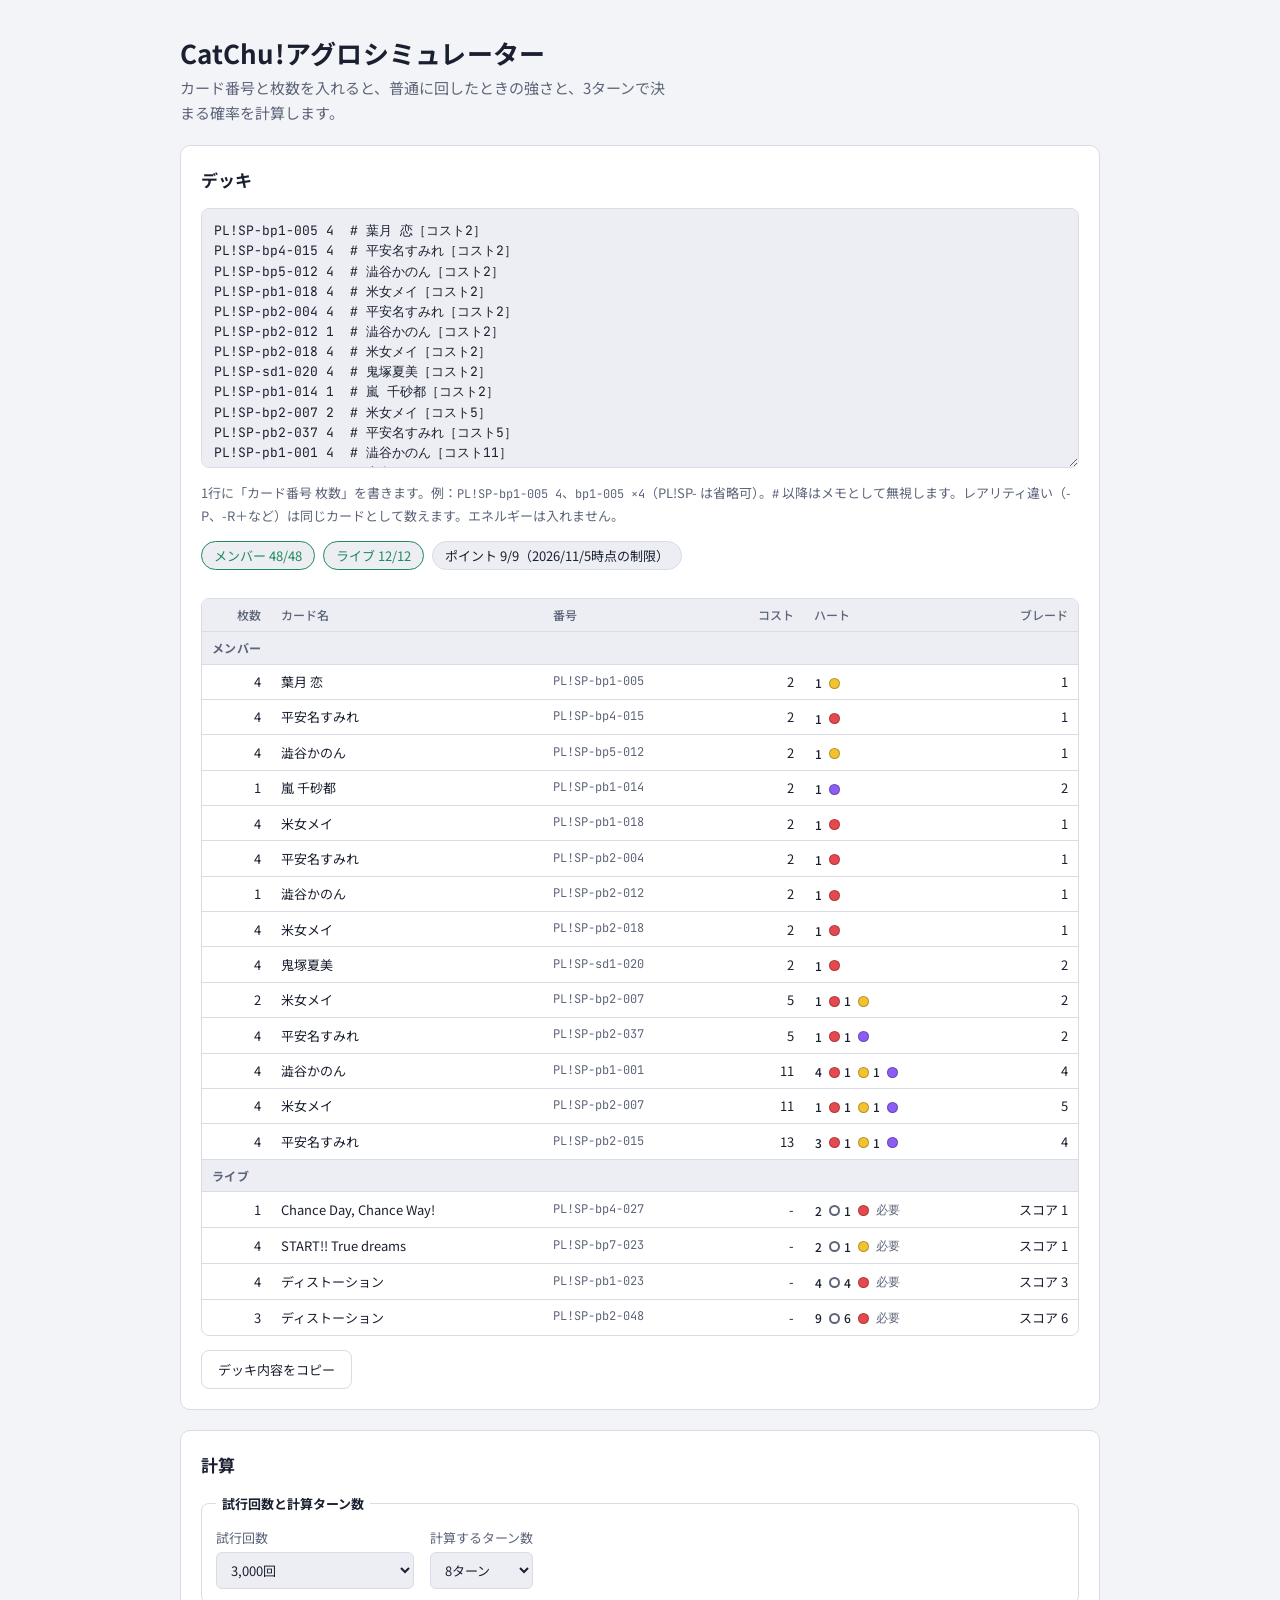
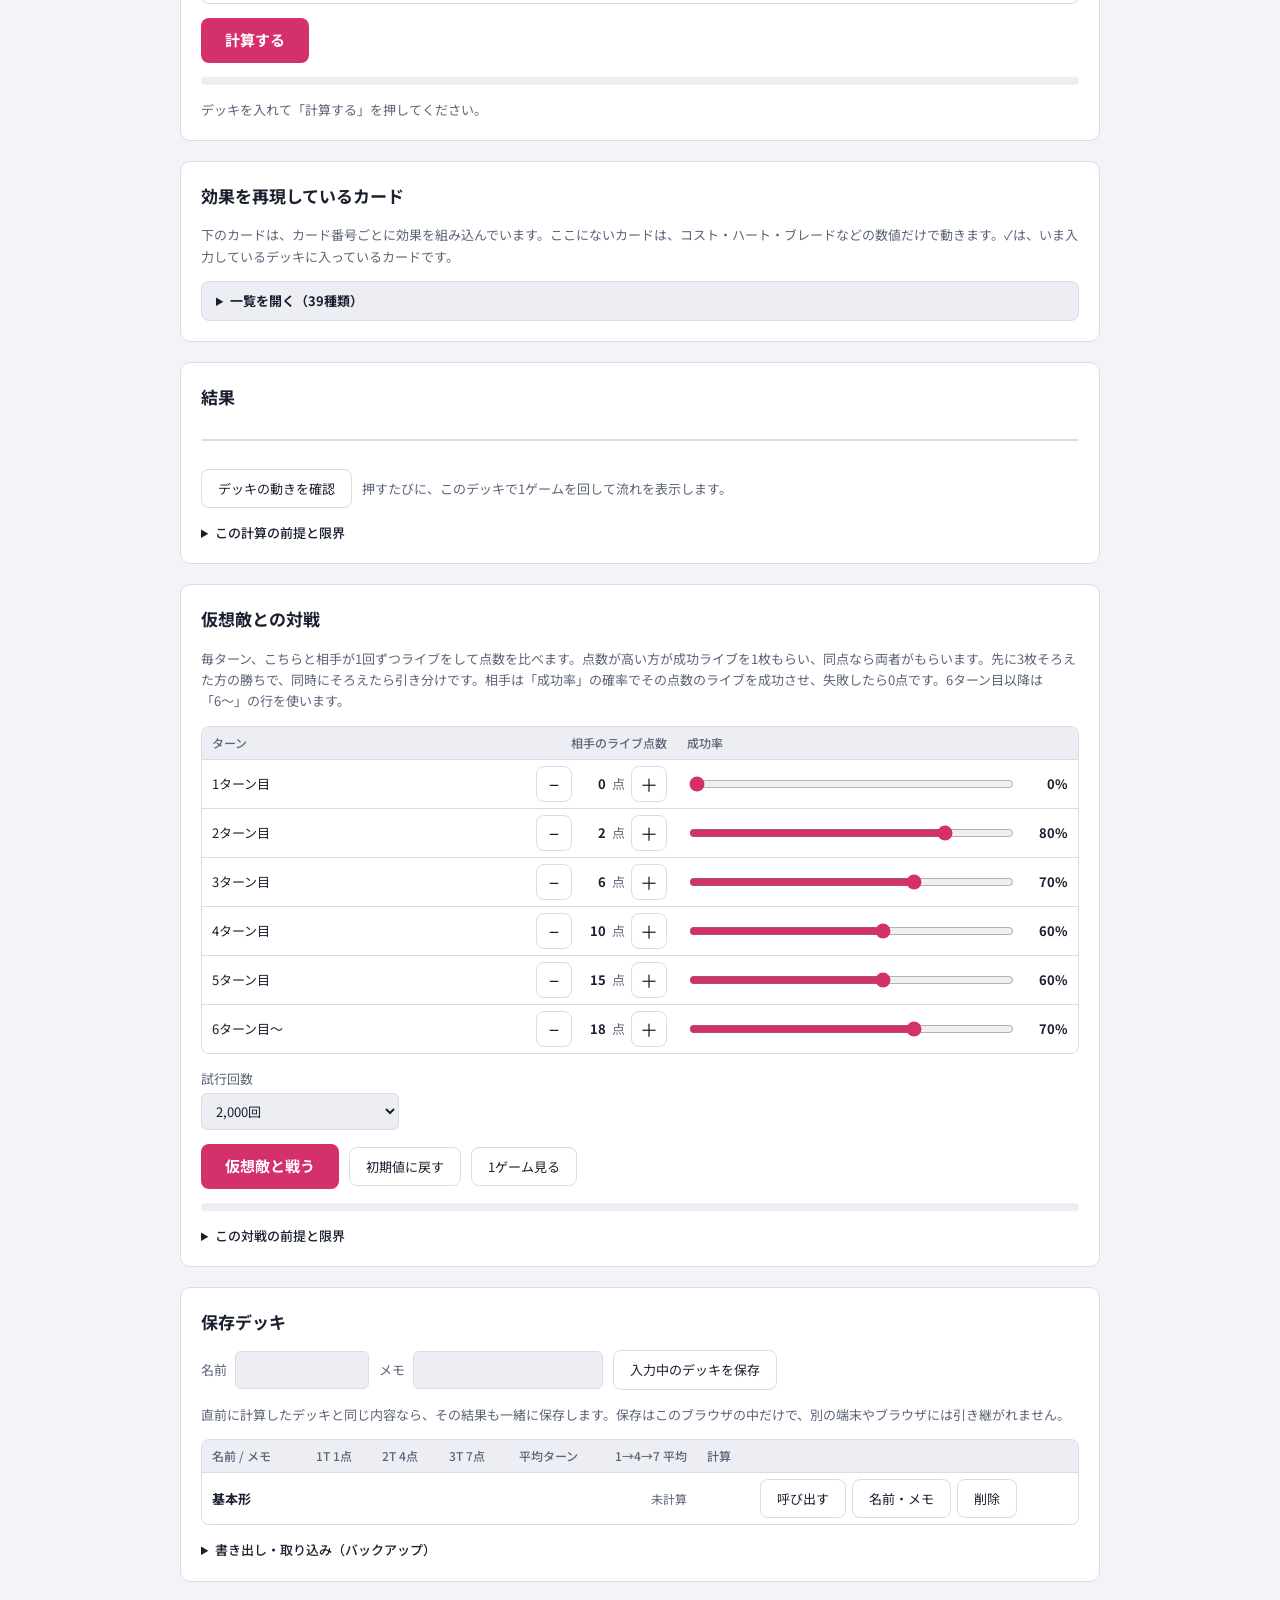
<file: index.html>
<!doctype html>
<html lang="ja">
<head>
<meta charset="utf-8">
<meta name="viewport" content="width=device-width, initial-scale=1, viewport-fit=cover">
<meta name="robots" content="noindex, nofollow, noarchive, nosnippet, noimageindex">
<meta name="googlebot" content="noindex, nofollow">
</head>
<body>
<title>CatChu!アグロシミュレーター</title>
<link rel="preconnect" href="https://fonts.googleapis.com">
<link rel="preconnect" href="https://fonts.gstatic.com" crossorigin>
<link rel="stylesheet" href="https://fonts.googleapis.com/css2?family=JetBrains+Mono:wght@400;500&family=Noto+Sans+JP:wght@400;500;700&display=swap">
<style>
/* 配置: 1カラムの作業画面。上から「デッキ入力 → 設定 → 結果 → 比較表」。
   色: ラブカのピンクを1色だけ強調に使い、残りは青みのグレーで統一。 */
:root{
  --bg:#f3f4f8; --surface:#ffffff; --surface2:#eceef4; --line:#d9dce6;
  --fg:#1b2030; --muted:#5d6579; --accent:#d4306b; --accent-fg:#ffffff; --accent-soft:#fbe3ec;
  --good:#1f8a5b; --warn:#b7791f; --bad:#c0392b;
  --bar:#d4306b; --bar2:#8f98b3; --grid:#d9dce6;
  --font:"Noto Sans JP",system-ui,-apple-system,"Hiragino Sans","Yu Gothic UI",sans-serif;
  --mono:"JetBrains Mono",ui-monospace,SFMono-Regular,Menlo,Consolas,monospace;
}
@media (prefers-color-scheme: dark){
  :root:not([data-theme="light"]){
    --bg:#12141c; --surface:#1b1e29; --surface2:#242836; --line:#323749;
    --fg:#e8eaf2; --muted:#9aa2b8; --accent:#ff6b9d; --accent-fg:#1b0f15; --accent-soft:#3a1d2a;
    --good:#4cc38a; --warn:#e0a94a; --bad:#ff7b6b;
    --bar:#ff6b9d; --bar2:#6d7692; --grid:#323749; color-scheme:dark;
  }
}
:root[data-theme="dark"]{
  --bg:#12141c; --surface:#1b1e29; --surface2:#242836; --line:#323749;
  --fg:#e8eaf2; --muted:#9aa2b8; --accent:#ff6b9d; --accent-fg:#1b0f15; --accent-soft:#3a1d2a;
  --good:#4cc38a; --warn:#e0a94a; --bad:#ff7b6b;
  --bar:#ff6b9d; --bar2:#6d7692; --grid:#323749; color-scheme:dark;
}
*{box-sizing:border-box}
body{background:var(--bg);color:var(--fg);font-family:var(--font);font-size:15px;line-height:1.65;
  padding-block:28px 64px;padding-left:max(16px,env(safe-area-inset-left,0px));padding-right:max(16px,env(safe-area-inset-right,0px))}
.wrap{max-width:920px;margin:0 auto;display:flex;flex-direction:column;gap:20px}
header h1{font-size:26px;line-height:1.3;margin:0 0 6px;font-weight:700;letter-spacing:.01em;text-wrap:balance}
header p{margin:0;color:var(--muted);max-width:62ch}
section{background:var(--surface);border:1px solid var(--line);border-radius:10px;padding:20px;display:flex;flex-direction:column;gap:14px;min-width:0}
h2{font-size:17px;margin:0;font-weight:700}
h3{font-size:14px;margin:0;font-weight:700;color:var(--muted);letter-spacing:.04em}
.row{display:flex;flex-wrap:wrap;gap:10px;align-items:center}
.chips{display:flex;flex-wrap:wrap;gap:8px}
button,select,input[type=text]{font:inherit;color:inherit}
.chip{border:1px solid var(--line);background:var(--surface2);border-radius:999px;padding:5px 14px;cursor:pointer;font-size:13px}
.chip:hover{border-color:var(--accent)}
.chip:focus-visible,button:focus-visible,textarea:focus-visible,select:focus-visible,input:focus-visible{outline:2px solid var(--accent);outline-offset:2px}
textarea{width:100%;min-height:260px;resize:vertical;font-family:var(--mono);font-size:13px;line-height:1.55;background:var(--surface2);color:var(--fg);
  border:1px solid var(--line);border-radius:8px;padding:12px;tab-size:2}
.hint{font-size:13px;color:var(--muted);margin:0}
.pills{display:flex;flex-wrap:wrap;gap:8px}
.pill{font-size:13px;padding:3px 12px;border-radius:999px;background:var(--surface2);border:1px solid var(--line);font-variant-numeric:tabular-nums}
.pill.ok{border-color:var(--good);color:var(--good)}
.pill.ng{border-color:var(--bad);color:var(--bad)}
.pill.wn{border-color:var(--warn);color:var(--warn)}
ul.issues{margin:0;padding-left:1.2em;font-size:13px;display:flex;flex-direction:column;gap:2px}
ul.issues li.e{color:var(--bad)} ul.issues li.w{color:var(--warn)}
.tablewrap{overflow-x:auto;border:1px solid var(--line);border-radius:8px}
table{border-collapse:collapse;width:100%;font-size:13px;font-variant-numeric:tabular-nums}
th,td{padding:6px 10px;text-align:left;border-bottom:1px solid var(--line);white-space:nowrap}
th{font-weight:500;color:var(--muted);background:var(--surface2);font-size:12px}
tr:last-child td{border-bottom:0}
td.n,th.n{text-align:right}
tr.grp td{background:var(--surface2);color:var(--muted);font-size:12px;font-weight:700;letter-spacing:.04em}
.id{font-family:var(--mono);font-size:12px;color:var(--muted)}
.dots{display:inline-flex;gap:3px;align-items:center;vertical-align:middle}
.dot{width:11px;height:11px;border-radius:50%;display:inline-block;border:1px solid rgba(0,0,0,.25)}
.dot.k0{background:transparent;border:2px solid var(--muted)}
.k1{background:#ff8ab5}.k2{background:#e5484d}.k3{background:#f2c230}.k4{background:#3fb26b}.k5{background:#3b82f6}.k6{background:#8b5cf6}
.dots b{font-weight:500;font-size:12px;margin-right:4px;margin-left:1px}
.settings{display:flex;flex-wrap:wrap;gap:16px;align-items:end}
label.f{display:flex;flex-direction:column;gap:4px;font-size:13px;color:var(--muted)}
select,input[type=text]{background:var(--surface2);border:1px solid var(--line);border-radius:6px;padding:7px 10px;color:var(--fg)}
.grps{display:grid;grid-template-columns:repeat(auto-fit,minmax(260px,1fr));gap:12px}
fieldset.grp2{border:1px solid var(--line);border-radius:8px;padding:12px 14px 14px;margin:0;min-width:0;display:flex;flex-direction:column;gap:8px}
fieldset.grp2 legend{font-size:13px;font-weight:700;padding:0 6px}
.run{background:var(--accent);color:var(--accent-fg);border:0;border-radius:8px;padding:10px 24px;font-weight:700;cursor:pointer;font-size:15px}
.run:disabled{opacity:.5;cursor:default}
.ghost{background:transparent;border:1px solid var(--line);border-radius:8px;padding:8px 16px;cursor:pointer;font-size:13px}
.ghost:hover{border-color:var(--accent)}
.prog{height:8px;border-radius:99px;background:var(--surface2);overflow:hidden}
.prog>div{height:100%;width:0;background:var(--accent);transition:width .15s}
.tiles{display:grid;grid-template-columns:repeat(auto-fit,minmax(150px,1fr));gap:10px}
.tile{background:var(--surface2);border-radius:8px;padding:10px 14px;display:flex;flex-direction:column;gap:2px}
.tile .k{font-size:12px;color:var(--muted)}
.tile .v{font-size:24px;font-weight:700;font-variant-numeric:tabular-nums;line-height:1.3}
.tile.hi{background:var(--accent-soft)}
.tile .s{font-size:12px;color:var(--muted)}
.chartbox{min-width:0}
svg.chart{width:100%;height:auto;display:block}
svg.chart text{fill:var(--muted);font-family:var(--font);font-size:12px}
svg.chart text.val{fill:var(--fg);font-variant-numeric:tabular-nums;font-weight:700}
svg.chart .gl{stroke:var(--grid);stroke-width:1}
svg.chart .b1{fill:var(--bar)} svg.chart .b2{fill:var(--bar2)}
.funnel{display:flex;flex-direction:column;gap:8px}
.frow{display:grid;grid-template-columns:minmax(140px,230px) 1fr 64px;gap:10px;align-items:center;font-size:13px}
.frow .bar{height:16px;background:var(--surface2);border-radius:4px;overflow:hidden}
.frow .bar>div{height:100%;background:var(--bar);min-width:2px}
.frow .pc{font-variant-numeric:tabular-nums;text-align:right;font-weight:700}
.keys{display:flex;flex-wrap:wrap;gap:6px;font-size:12px}
.keys span{padding:2px 10px;border-radius:999px;border:1px solid var(--line)}
.keys span.y{border-color:var(--good);color:var(--good)} .keys span.n{border-color:var(--bad);color:var(--bad)}
details{font-size:13px;color:var(--muted)} details summary{cursor:pointer;color:var(--fg);font-weight:500}
details ul{margin:8px 0 0;padding-left:1.2em;display:flex;flex-direction:column;gap:4px}
.empty{color:var(--muted);font-size:14px;padding:6px 0}
details.eff{border:1px solid var(--line);border-radius:8px;padding:8px 14px;background:var(--surface2)}
details.eff>summary{font-weight:700;color:var(--fg)}
details.eff h4{margin:14px 0 4px;font-size:13px}
details.eff ul{margin:0;padding-left:1.3em;display:flex;flex-direction:column;gap:3px;font-size:13px;color:var(--fg)}
details.eff li .mk{color:var(--good);font-weight:700;margin-right:4px}
details.eff li .nt{color:var(--muted)}
.stp{display:inline-flex;align-items:center;gap:6px}
.stp button{min-width:36px;min-height:36px;padding:0;font-size:18px;line-height:1}
.stp output{min-width:2.2em;text-align:right;font-weight:700;font-variant-numeric:tabular-nums}
.stp .u{color:var(--muted)}
.sld{display:flex;align-items:center;gap:10px;min-width:180px}
.sld input{flex:1;min-width:110px;accent-color:var(--accent)}
.sld output{min-width:3.2em;text-align:right;font-weight:700;font-variant-numeric:tabular-nums}
#traceBox,#oppTraceBox{display:flex;flex-direction:column;gap:12px}
#traceBox[hidden],#oppTraceBox[hidden],#oppRes[hidden]{display:none}
#savedTable td.memo{white-space:normal;min-width:120px;max-width:240px;color:var(--muted)}
#savedTable .acts{display:flex;gap:6px}
#savedTable input[type=text]{width:100%;min-width:90px}
.stale{color:var(--muted);font-size:12px}
.tsum{font-weight:700;font-size:14px}
.tturn{border:1px solid var(--line);border-radius:8px;overflow:hidden}
.tturn h4{margin:0;padding:6px 12px;background:var(--surface2);font-size:13px;font-weight:700}
.trow{display:grid;grid-template-columns:92px 1fr;gap:10px;padding:5px 12px;border-top:1px solid var(--line);font-size:13px;line-height:1.6}
.trow:first-of-type{border-top:0}
.trow .bd{font-size:11px;color:var(--muted);padding-top:2px}
.trow .tx{white-space:pre-wrap;overflow-wrap:anywhere}
.trow.res-ok .tx{color:var(--good);font-weight:700}
.trow.res-ng .tx{color:var(--bad);font-weight:700}
@media (max-width:560px){
  .trow{grid-template-columns:1fr;gap:0} .trow .bd{padding-top:0}
  .frow{grid-template-columns:1fr 56px} .frow .bar{grid-column:1/3;order:3}
  section{padding:16px} header h1{font-size:22px}
}
@media (prefers-reduced-motion:reduce){.prog>div{transition:none}}
</style>

<div class="wrap">
<header>
  <h1>CatChu!アグロシミュレーター</h1>
  <p>カード番号と枚数を入れると、普通に回したときの強さと、3ターンで決まる確率を計算します。</p>
</header>

<section id="deckSec">
  <h2>デッキ</h2>
  <textarea id="deck" spellcheck="false" aria-label="デッキのカード番号と枚数" placeholder="PL!SP-bp1-005 4&#10;PL!SP-bp7-023 4&#10;（1行に カード番号 と 枚数）"></textarea>
  <p class="hint">1行に「カード番号 枚数」を書きます。例：<span class="id">PL!SP-bp1-005 4</span>、<span class="id">bp1-005 ×4</span>（PL!SP- は省略可）。<span class="id">#</span> 以降はメモとして無視します。レアリティ違い（-P、-R＋など）は同じカードとして数えます。エネルギーは入れません。</p>
  <div class="pills" id="pills"></div>
  <ul class="issues" id="issues"></ul>
  <div class="tablewrap" id="deckTable"></div>
  <div class="row"><button class="ghost" id="copyDeck" type="button">デッキ内容をコピー</button><span class="hint" id="copyMsg" role="status"></span></div>
</section>

<section id="runSec">
  <h2>計算</h2>
  <div class="grps">
    <fieldset class="grp2">
      <legend>試行回数と計算ターン数</legend>
      <div class="settings">
        <label class="f" for="nGen">試行回数
          <select id="nGen"><option value="300">300回（速い）</option><option value="1000">1,000回</option><option value="3000" selected>3,000回</option><option value="10000">10,000回（時間がかかる）</option></select></label>
        <label class="f" for="turns">計算するターン数
          <select id="turns"><option value="4">4ターン</option><option value="5">5ターン</option><option value="6">6ターン</option><option value="7">7ターン</option><option value="8" selected>8ターン</option><option value="9">9ターン</option><option value="10">10ターン</option></select></label>
      </div>
    </fieldset>
  </div>
  <div class="row"><button class="run" id="go" type="button">計算する</button></div>
  <div class="prog" aria-hidden="true"><div id="progBar"></div></div>
  <p class="hint" id="progMsg" role="status">デッキを入れて「計算する」を押してください。</p>
</section>

<section id="effSec">
  <h2>効果を再現しているカード</h2>
  <p class="hint">下のカードは、カード番号ごとに効果を組み込んでいます。ここにないカードは、コスト・ハート・ブレードなどの数値だけで動きます。✓は、いま入力しているデッキに入っているカードです。</p>
  <details class="eff"><summary>一覧を開く（<span id="effCount"></span>種類）</summary><div id="effList"></div></details>
</section>

<section id="resSec" hidden>
  <h2>結果</h2>
  <div class="tiles" id="tiles"></div>
  <div class="tablewrap" id="paceTable"></div>
  <p class="hint" id="resNote"></p>
  <div class="row"><button class="ghost" id="traceBtn" type="button">デッキの動きを確認</button><button class="ghost" id="traceToggle" type="button" hidden>ログを隠す</button><span class="hint">押すたびに、このデッキで1ゲームを回して流れを表示します。</span></div>
  <div id="traceBox" hidden></div>
  <details>
    <summary>この計算の前提と限界</summary>
    <ul>
      <li>上の3つと表の「スコア 1→4→7 の順」は、各ターンのライブ1回分の点数で数えています。「1回目の成功が1点以上、2回目の成功が4点以上、3回目の成功が7点以上（合計12点以上）」を満たした割合です（累計ではなく、そのターンに成功したライブの点数です）。上の3つは、それが1・2・3ターン目に連続して起きた割合です。</li>
      <li>平均ターンは通常プレイのモデルで、ライブ成功3回に届いた試行だけで平均しています。登場時・起動・ライブ開始時・ライブ成功時の効果の多く（サーチ、回収、ドロー、エネルギー支払い、START!! のデッキトップ操作など）を、簡易な判断ルールで入れています。効果の使いどころは機械的な目安なので、実際の最善手とは少し違います。1〜3ターン目の計算には、サーチ類とSTART!!の効果だけが入っています（3ターンの動きには回収や起動を使う余地がないため）。</li>
      <li>相手のスコアは考えていません。1ターン目のドローは常にあります。</li>
      <li>ポイント制限は、確認できた一部のカード（葉月 恋 bp1-005、若菜四季 sd1-019、鬼塚夏美 sd1-020、嵐 千砂都 pb1-014、LL-bp2-001）だけ判定します。</li>
      <li>試行回数が少ないと誤差が出ます。</li>
    </ul>
  </details>
</section>

<section id="oppSec">
  <h2>仮想敵との対戦</h2>
  <p class="hint">毎ターン、こちらと相手が1回ずつライブをして点数を比べます。点数が高い方が成功ライブを1枚もらい、同点なら両者がもらいます。先に3枚そろえた方の勝ちで、同時にそろえたら引き分けです。相手は「成功率」の確率でその点数のライブを成功させ、失敗したら0点です。6ターン目以降は「6〜」の行を使います。</p>
  <div class="tablewrap"><table id="oppTable"><thead><tr><th>ターン</th><th class="n">相手のライブ点数</th><th>成功率</th></tr></thead><tbody></tbody></table></div>
  <div class="settings">
    <label class="f" for="nOpp">試行回数
      <select id="nOpp"><option value="500">500回（速い）</option><option value="2000" selected>2,000回</option><option value="5000">5,000回</option><option value="20000">20,000回（時間がかかる）</option></select></label>
  </div>
  <div class="row"><button class="run" id="goOpp" type="button">仮想敵と戦う</button><button class="ghost" id="oppReset" type="button">初期値に戻す</button><button class="ghost" id="oppTraceBtn" type="button">1ゲーム見る</button><span class="hint" id="oppMsg" role="status"></span></div>
  <div class="prog" aria-hidden="true"><div id="oppBar"></div></div>
  <div id="oppRes" hidden>
    <div class="tiles" id="oppTiles"></div>
    <div class="tablewrap" id="oppDist"></div>
    <p class="hint" id="oppNote"></p>
  </div>
  <div id="oppTraceBox" hidden></div>
  <details><summary>この対戦の前提と限界</summary><ul>
    <li>ターン数は最大12ターンまで回します。引き分けや12ターンで決着しなかった試合はほとんど起きないので表示しません（「勝つ」では勝ち以外として数えます）。</li>
    <li>こちらはライブを出すかどうかを、勝てる見込みと負けた時の損を比べて決めています（出さない選択もあります）。相手の点数が高いターンは、無理に出さずに次のターンへ備えます。</li>
    <li>エール（応援）で出るスコアアイコンの加点は再現していません。効果を組み込んでいないカードは、数値だけの普通のカードとして動きます。</li>
    <li>相手の成功/失敗はターンごとに独立で、こちらの動きには影響されません。相手のデッキや手札は再現していません。</li>
  </ul></details>
</section>

<section id="savedSec">
  <h2>保存デッキ</h2>
  <div class="row">
    <label class="f" for="saveName" style="flex-direction:row;align-items:center;gap:8px">名前<input type="text" id="saveName" size="16" maxlength="40"></label>
    <label class="f" for="saveMemo" style="flex-direction:row;align-items:center;gap:8px">メモ<input type="text" id="saveMemo" size="24" maxlength="80"></label>
    <button class="ghost" id="saveDeck" type="button">入力中のデッキを保存</button>
    <span class="hint" id="saveMsg" role="status"></span>
  </div>
  <p class="hint">直前に計算したデッキと同じ内容なら、その結果も一緒に保存します。保存はこのブラウザの中だけで、別の端末やブラウザには引き継がれません。</p>
  <div class="tablewrap" id="savedTable"></div>
  <details>
    <summary>書き出し・取り込み（バックアップ）</summary>
    <div class="row" style="margin:10px 0">
      <button class="ghost" id="exportBtn" type="button">書き出す</button>
      <button class="ghost" id="importBtn" type="button">下の内容を取り込む</button>
      <span class="hint" id="xferMsg" role="status"></span>
    </div>
    <textarea id="xfer" spellcheck="false" style="min-height:110px" aria-label="書き出し・取り込み用のテキスト" placeholder="「書き出す」を押すとここに保存デッキ一覧が出ます。別の端末ではここに貼り付けて「取り込む」を押します。"></textarea>
  </details>
</section>
</div>

<script id="simsrc" type="text/plain">
/* ===== シミュレーター本体（DOMに依存しない） ===== */
function mulberry32(a){return function(){a|=0;a=a+0x6D2B79F5|0;let t=Math.imul(a^a>>>15,1|a);t=t+Math.imul(t^t>>>7,61|t)^t;return((t^t>>>14)>>>0)/4294967296;};}
function shuffle(arr,rnd){for(let i=arr.length-1;i>0;i--){const j=Math.floor(rnd()*(i+1));const t=arr[i];arr[i]=arr[j];arr[j]=t;}return arr;}
const HN_=['無','桃','赤','黄','緑','青','紫'];
function fmtH(h){const o=[];for(let i=0;i<7;i++)if(h[i]>0)o.push(HN_[i]+h[i]);return o.length?o.join(' '):'なし';}
function nm(c){return c?c.name+'（'+c.no.replace(/^PL!SP-/,'')+'）':'なし';}
function nmh(c){return c.kind==='メンバー'?nm(c)+'［コスト'+c.cost+'］':nm(c)+'［ライブ］';}
function bl(a,f){return a.length?'\n'+a.map(x=>'　・'+f(x)).join('\n'):' なし';}
function nmhs(a){return bl(a,nmh);}
function nms(a){return bl(a,nm);}
const AREA_=['左','中央','右'];
function isLiella(c){return !!(c&&c.group&&c.group.split('/').indexOf('Liella!')>=0);}
function sum(a){let s=0;for(const v of a)s+=v;return s;}

/* DB行 -> カード */
const OVERRIDE_HEARTS=new Set(['PL!SP-pb2-023','PL!SP-pb2-026','PL!SP-bp5-012','PL!SP-bp4-012']);
function makeCard(row){
  const [no,name,kind,unit,group,cost,h,blades,bh,score,allbh,genbh]=row;
  const c={no,name,kind:kind==='M'?'メンバー':kind==='L'?'ライブ':'エネルギー',unit,group,cost,blades,bh,score,allbh,genbh};
  if(kind==='L'){c.need=h.slice();c.h=[0,0,0,0,0,0,0];}else{c.h=h.slice();c.need=null;}
  c.ov=OVERRIDE_HEARTS.has(no);c.hsum=sum(c.h);
  return c;
}

/* ---- ステージ評価（簡易的なカード個別補正つき） ---- */
function memberHearts(c,i,E,leftover,liveBig){
  if(!c.ov)return c.h;
  const h=c.h.slice();const n=c.no;
  if(n==='PL!SP-pb2-023'){if(E>=6)h[2]+=2;if(E>=8)h[2]+=2;}
  else if(n==='PL!SP-pb2-026'){if(leftover>=1)h[2]+=2;}
  else if(n==='PL!SP-bp5-012'){if(liveBig)h[3]+=1;}
  else if(n==='PL!SP-bp4-012'){if(leftover>=1)h[2]+=1;}
  return h;
}
function memberBlades(c,i){
  let b=c.blades;const n=c.no;
  if(i===1){
    if(n==='PL!SP-bp1-004')b+=5;
    if(n==='PL!SP-sd2-004')b+=4;
    if(n==='PL!SP-bp5-015')b+=2;
  }
  return b;
}
function stageSummary(stage,E,leftover,liveBig){
  const h=[0,0,0,0,0,0,0];let B=0;
  for(let i=0;i<stage.length;i++){
    const m=stage[i];
    if(!m)continue;
    const mh=memberHearts(m,i,E,leftover,!!liveBig);
    for(let k=0;k<7;k++)h[k]+=mh[k];
    B+=memberBlades(m,i);
  }
  return [h,B];
}
function stageObj(stage,E,leftover,d){
  let hs=0,B=0;
  for(let i=0;i<3;i++){
    const m=stage[i];
    if(!m)continue;
    if(m.ov){const mh=memberHearts(m,i,E,leftover,false);hs+=mh[0]+mh[1]+mh[2]+mh[3]+mh[4]+mh[5]+mh[6];}
    else hs+=m.hsum;
    B+=memberBlades(m,i);
  }
  // CatChu!以外のメンバーは、あとでCatChu!に張り替える手間が出るため、同程度なら避ける
  let cc=0;
  for(let i=0;i<3;i++){const m=stage[i];if(m&&(m.unit==='CatChu!'||m.no==='PL!SP-bp1-005'))cc++;}
  return hs+d*B+0.4*cc;
}
function permutations(arr){
  if(arr.length<=1)return [arr.slice()];
  const out=[];
  arr.forEach((x,i)=>{const rest=arr.slice(0,i).concat(arr.slice(i+1));for(const p of permutations(rest))out.push([x].concat(p));});
  return out;
}
function satisfy(lives,have,allt,gen){
  for(const perm of permutations(lives)){
    const hv=have.slice();let a=allt,g=gen,ok=true;
    for(const L of perm){
      const need=L.need;
      for(let c=1;c<=6;c++){
        const d=need[c]-hv[c];
        if(d>0){
          if(a>=d){a-=d;hv[c]=0;}else{ok=false;break;}
        }else{hv[c]-=need[c];}
      }
      if(!ok)break;
      const gneed=need[0];
      let pool=a+g;for(let c=1;c<=6;c++)pool+=hv[c];
      if(pool<gneed){ok=false;break;}
      let t=gneed;
      let u=Math.min(g,t);g-=u;t-=u;
      u=Math.min(a,t);a-=u;t-=u;
      while(t>0){
        let bc=1;for(let k=2;k<=6;k++)if(hv[k]>hv[bc])bc=k;
        hv[bc]-=1;t-=1;
      }
    }
    if(ok)return true;
  }
  return false;
}
function effLive(L,stage,E,leftover){
  const need=L.need.slice();let score=L.score;
  const names=new Set();
  for(const m of stage)if(m&&m.unit==='CatChu!')names.add(m.name);
  const k=names.size;const n=L.no;
  if(n==='PL!SP-pb1-023'){if(k>=2&&(E-leftover)<=6)score+=1;}
  else if(n==='PL!SP-pb2-048'){
    for(let i=0;i<k;i++){const r=Math.min(2,need[0]);need[0]-=r;need[2]+=1;}
    if(need[2]>=9)score+=1;
  }
  else if(n==='PL!SP-bp4-028'){if(leftover>=1)score+=1;}
  else if(n==='PL!SP-sd1-026'){if(E>=9)score+=1;}
  else if(n==='PL!SP-bp1-027'){if(E>=12)score+=1;}
  else if(n==='PL!SP-pb2-045'){for(const m of stage)if(m&&sum(m.h)>=4)score+=1;}
  return {card:L,need,score,allbh:L.allbh,genbh:L.genbh,bh:L.bh};
}

const DEFAULT_PARAMS={mull_cost:5,mull_lives:1,mull_live_maxscore:3,mull_live_maxneed:7,yield_density:0.35,conf:0.8,hand_min:4,junk_cost:9,dig:3,fill:1,mull_k2:1,mull_km:99,play_pen:1,prot_turns:3,prot_one:1,attempt_th:0.5,th1:0.3,right_first:0.02,search_live:1,fill_always:1,est_n:24,prot_cost:1,sel_mode:1,prot_big:1,top_key:1,name_bonus:0.8,search_bonus:2,opp_g:1,opp_k:0.03,opp_e:0.004,opp_m:0.005,pace:1,p7:1,b7:1,d7:0.2,w7:30,th7:0.15,s5:1,s5b:3,l37_bonus:1};

class Game{
  constructor(deck,rnd,params,log){
    this.rnd=rnd;this.p=params;this.log=log||null;this.turn=0;
    this.deck=deck.slice();shuffle(this.deck,rnd);
    this.hand=[];this.disc=[];this.stage=[null,null,null];
    this.E=3;this.entered=[false,false,false];
    this.succ=0;this.scoreTotal=0;this.lastScore=0;this.owins=0;this.result=null;this.endTurn=0;
    this.failCount=0;this.successCards=[];this.succLog=[];this.moved=false;this.liveRed=0;this.flagDraw=false;
    for(let i=0;i<6;i++)this.hand.push(this.drawOne());
    this.lg('hand','初期手札（6枚）:'+nmhs(this.hand));
    this.mulligan();
  }
  lg(k,sx){if(this.log)this.log.push({t:this.turn,k:k,s:sx});}
  drawOne(){
    if(!this.deck.length){
      if(!this.disc.length)return null;
      shuffle(this.disc,this.rnd);this.deck=this.disc;this.disc=[];
    }
    return this.deck.shift();
  }
  draw(n){for(let i=0;i<n;i++){const c=this.drawOne();if(c)this.hand.push(c);}}
  val(c){
    if(c.kind==='ライブ')return 3+c.score*0.3;
    return 2+(c.cost>=9?1:0)*0.2+sum(c.h)*0.2+c.blades*0.1;
  }
  mulligan(){
    const keep=[],rep=[];let livesKept=0;const p=this.p;
    const pri=c=>c.no==='PL!SP-bp1-005'?3:(c.no==='PL!SP-bp5-012'?2:(c.unit==='CatChu!'?1:0));
    const sorted=this.hand.slice().sort((a,b)=>((a.kind!=='メンバー')-(b.kind!=='メンバー'))||(a.cost-b.cost)||(pri(b)-pri(a)));
    let n2=0,nm5=0;
    for(const c of sorted){
      if(c.kind==='メンバー'&&c.cost<=2&&n2<p.mull_k2){keep.push(c);n2++;}
      else if(c.kind==='メンバー'&&c.cost>2&&c.cost<=p.mull_cost&&nm5<p.mull_km){keep.push(c);nm5++;}
      else if(c.kind==='ライブ'&&livesKept<p.mull_lives&&c.score<=p.mull_live_maxscore&&sum(c.need)<=p.mull_live_maxneed){keep.push(c);livesKept++;}
      else rep.push(c);
    }
    const n=rep.length;const newc=[];
    for(let i=0;i<n;i++)newc.push(this.deck.shift());
    for(const c of rep)this.deck.push(c);
    shuffle(this.deck,this.rnd);
    this.hand=keep.concat(newc);
    this.lg('mull','マリガン\n残す:'+nmhs(keep)+'\n戻す:'+nmhs(rep));
    this.lg('mull','引き直し:'+nmhs(newc)+'\n引き直し後の手札:'+nmhs(this.hand));
  }
  /* 序盤に守るカード：次に出すコスト3〜5の最強1枚と、3ターン目に出す11コスト以上の最強1枚 */
  protectedSet(){
    const p=this.p,ps=new Set();
    if(this.turn<=p.prot_turns){
      const m5=this.hand.filter(c=>c.kind==='メンバー'&&c.cost>=3&&c.cost<=p.mull_cost).sort((a,b)=>this.val(b)-this.val(a));
      if(p.prot_one)m5.slice(0,1).forEach(c=>ps.add(c));else m5.forEach(c=>ps.add(c));
    }
    if(p.p7&&this.turn>=2)for(const c of this.hand)if(c.kind==='ライブ'&&c.score>=6)ps.add(c);
    if(p.prot_big&&this.turn<=2){
      const mb=this.hand.filter(c=>c.kind==='メンバー'&&c.cost>=9).sort((a,b)=>(sum(b.h)-sum(a.h))||(b.blades-a.blades));
      if(mb.length)ps.add(mb[0]);
    }
    return ps;
  }
  spareDiscard(){
    // このターンに出す予定のカード（reserved）と、序盤に守るカードは手札コストに使わない
    let b=null;
    const prot=this.p.prot_cost?this.protectedSet():null;
    for(const c of this.hand){
      if(this.reserved&&this.reserved.has(c))continue;
      if(prot&&prot.has(c))continue;
      if(b===null||this.val(c)<this.val(b))b=c;
    }
    return b;
  }
  /* サーチで選ぶ優先度：手札に出せるライブがなければ、出せるライブを最優先にする */
  searchPrio(){
    const lim=this.turn<=1?3:8;
    const want=!this.hand.some(x=>x.kind==='ライブ'&&sum(x.need)<=lim);
    const want5=this.p.s5&&this.turn<=2&&!this.hand.some(x=>x.kind==='メンバー'&&x.cost===5);
    const want7=this.p.p7&&this.turn>=2&&!this.hand.some(x=>x.kind==='ライブ'&&x.score>=6);
    return c=>(want&&c.kind==='ライブ'&&sum(c.need)<=lim)?100-sum(c.need)+c.score*0.1:(want7&&c.kind==='ライブ'&&c.score>=6)?90:(want5&&c.kind==='メンバー'&&c.cost===5)?50+this.val(c)*0.01:this.val(c);
  }
  lookTop(n,pred){
    const top=[];
    for(let i=0;i<n;i++){const c=this.drawOne();if(c)top.push(c);}
    let pick=null;const cs=top.filter(pred);
    const pr=this.p.search_live?this.searchPrio():(c=>this.val(c));
    if(cs.length){pick=cs[0];for(const c of cs)if(pr(c)>pr(pick))pick=c;}
    for(const c of top){if(c===pick)continue;this.disc.push(c);}
    this.lg('eff','　デッキの上'+n+'枚:'+nms(top)+'\n　→ '+(pick?nm(pick)+'を手札に加えた':'該当なし')+'（残りは控え室）');
    return pick;
  }
  removeFromHand(c){const i=this.hand.indexOf(c);if(i>=0)this.hand.splice(i,1);}
  costDiscard(c){
    const d=this.spareDiscard();
    if(d!==null&&this.val(d)<4.5){
      this.removeFromHand(d);this.disc.push(d);
      this.lg('eff','【'+c.name+'】登場時: 手札の'+nm(d)+'を控え室に置いてコストにした');
      return d;
    }
    this.lg('eff','【'+c.name+'】登場時: コストにできる不要札がないため使わない');
    return null;
  }
  onEnter(c,area,baton,leftoverRef){
    const n=c.no;
    if(n==='PL!SP-bp1-005'){
      if(this.costDiscard(c)!==null){const pick=this.lookTop(5,isLiella);if(pick)this.hand.push(pick);}
    }else if(n==='PL!SP-bp5-014'){
      if(this.moved){this.draw(1);this.lg('eff','【'+c.name+'】登場時: 他のメンバーが移動済みのため1枚ドロー');}
    }else if(n==='PL!SP-pb1-015'){
      if(this.costDiscard(c)!==null){const pick=this.lookTop(5,x=>x.unit==='CatChu!');if(pick)this.hand.push(pick);}
    }else if(n==='PL!SP-bp2-007'){
      if(this.costDiscard(c)!==null){const pick=this.lookTop(5,x=>x.kind==='メンバー');if(pick)this.hand.push(pick);}
    }else if(n==='PL!SP-bp7-018'){
      const prot7=this.p.p7?this.protectedSet():new Set();
      const lv=this.hand.filter(x=>x.kind==='ライブ'&&!prot7.has(x));
      if(lv.length){
        let d=lv[0];for(const x of lv)if(this.val(x)<this.val(d))d=x;
        this.removeFromHand(d);this.disc.push(d);
        this.lg('eff','【'+c.name+'】登場時: 手札のライブ'+nm(d)+'を控え室に置いた');
        const pick=this.lookTop(5,x=>true);
        if(pick)this.hand.push(pick);
      }
    }else if(n==='PL!SP-pb2-037'&&area===0){
      const h0=this.hand.length;
      this.draw(2);
      this.lg('eff','【'+c.name+'】登場時（左サイド）: 2枚ドロー:'+nms(this.hand.slice(h0)));
      const ds=[];
      for(let i=0;i<2;i++){const d=this.spareDiscard();if(d){this.removeFromHand(d);this.disc.push(d);ds.push(d);}}
      this.lg('eff','　手札2枚を控え室へ:'+nms(ds));
    }else if(n==='PL!SP-sd1-001'){
      const k=Math.floor(this.E/6);
      this.draw(k);this.lg('eff','【'+c.name+'】登場時: '+k+'枚ドロー');
    }else if(n==='PL!SP-bp1-012'&&leftoverRef[0]>=1){
      leftoverRef[0]-=1;
      this.lg('eff','【'+c.name+'】登場時: エネルギー1を支払って上3枚を見る');
      const pick=this.lookTop(3,x=>true);
      if(pick)this.hand.push(pick);
    }else if(n==='PL!SP-pb2-015'){
      const d=this.spareDiscard();
      if(d!==null&&this.val(d)<4.5){
        const cs=this.disc.filter(x=>x.unit==='CatChu!');
        if(cs.length){
          this.removeFromHand(d);this.disc.push(d);
          let pick=cs[0];for(const x of cs)if(this.val(x)>this.val(pick))pick=x;
          this.disc.splice(this.disc.indexOf(pick),1);this.hand.push(pick);
          this.lg('eff','【'+c.name+'】登場時: 手札の'+nm(d)+'を控え室に置き、控え室から'+nm(pick)+'を手札に加えた');
        }else this.lg('eff','【'+c.name+'】登場時: 控え室にCatChu!がないため使わない');
      }else this.lg('eff','【'+c.name+'】登場時: コストにできる不要札がないため使わない');
    }else if(n==='PL!SP-pb2-001'){
      if(this.costDiscard(c)!==null){
        const pick=this.lookTop(5,x=>x.kind==='メンバー'&&x.cost<=4);
        if(pick){
          let e=-1;for(let i=0;i<3;i++)if(this.stage[i]===null){e=i;break;}
          if(e>=0){this.stage[e]=pick;this.entered[e]=true;this.lg('eff','　'+nm(pick)+'を空きエリア（'+AREA_[e]+'）に登場させた');}
          else this.hand.push(pick);
        }
      }
    }
  }
  hasStage(no){for(const m of this.stage)if(m&&m.no===no)return true;return false;}
  /* 起動効果（冬毬のポジションチェンジ、控え室から回収する起動） */
  activations(){
    const st=this.stage;
    // 冬毬 bp7-022：すみれ bp5-004 / かのん sd2-012 と入れ替えて誘発させる
    const ti=st.findIndex(m=>m&&m.no==='PL!SP-bp7-022');
    if(ti>=0&&this.E>=3){
      let j=st.findIndex((m,i)=>i!==ti&&m&&m.no==='PL!SP-bp5-004');
      if(j<0&&this.E>=7)j=st.findIndex((m,i)=>i!==ti&&m&&m.no==='PL!SP-sd2-012');
      if(j>=0){
        this.E-=1;
        const tmp=st[ti];st[ti]=st[j];st[j]=tmp;
        this.moved=true;this.liveRed+=1;
        this.lg('eff','【冬毬（bp7-022）】起動: エネルギー1枚をエネルギーデッキへ戻し、'+AREA_[ti]+'と'+AREA_[j]+'のメンバーを入れ替え（ポジションチェンジ）。移動した'+nm(st[ti])+'が誘発し、ライブ終了時まで赤ハートを得る');
        if(st[ti].no==='PL!SP-bp5-004'&&!this.flagDraw){this.flagDraw=true;this.draw(1);this.lg('eff','　【すみれ（bp5-004）】誘発: 1枚ドロー');}
      }
    }
    // 控え室から回収する起動（自分を控え室へ）
    if(this.turn>=2){
      for(let i=0;i<3;i++){
        const m=st[i];if(!m)continue;
        const n=m.no;
        if(n==='PL!SP-bp4-015'||n==='PL!SP-pb2-031'){
          const hm=this.hand.filter(x=>x.kind==='メンバー').length;
          const cs=this.disc.filter(x=>x.kind==='メンバー'&&x!==m);
          if(hm<=2&&this.E>=4&&cs.length){
            let pick=cs[0];for(const x of cs)if(this.val(x)>this.val(pick))pick=x;
            this.disc.splice(this.disc.indexOf(pick),1);this.disc.push(m);st[i]=null;this.hand.push(pick);
            this.lg('eff','【'+m.name+'（'+n.replace('PL!SP-','')+'）】起動: '+AREA_[i]+'から控え室へ置き、控え室の'+nm(pick)+'を手札に加えた');
          }
        }else if(n==='PL!SP-pb1-018'||n==='PL!SP-pb2-012'){
          const hasLive=this.hand.some(x=>x.kind==='ライブ');
          const cs=this.disc.filter(x=>x.kind==='ライブ');
          if(!hasLive&&cs.length){
            let pick=cs[0];for(const x of cs)if(this.val(x)>this.val(pick))pick=x;
            this.disc.splice(this.disc.indexOf(pick),1);this.disc.push(m);st[i]=null;this.hand.push(pick);
            this.lg('eff','【'+m.name+'（'+n.replace('PL!SP-','')+'）】起動: '+AREA_[i]+'から控え室へ置き、控え室のライブ'+nm(pick)+'を手札に加えた');
          }
        }
      }
    }
  }
  /* 今の盤面・手札・エネルギーから、このターンに出す最善のカードの組を探す */
  planMain(energy){
    const d=this.p.yield_density,pen=this.p.play_pen,P=this.p;
    let best=null;const E0=this.E;
    const hand0=this.hand.slice();
    const H=hand0.length;
    const noLive=!hand0.some(c=>c.kind==='ライブ');
    const L7=(P.p7&&this.succ===2)?hand0.find(c=>c.kind==='ライブ'&&c.score>=6):null;
    const Eg=this.E,self=this;
    const no5=P.s5&&this.turn<=2&&!hand0.some(c=>c.kind==='メンバー'&&c.cost===5);
    const visited=new Set();
    const stage0=this.stage.slice();
    function extra(stage,plays,energyLeft){
      let v=0;
      const nmset=new Set();
      for(let i=0;i<3;i++){const m=stage[i];if(m){v+=P.right_first*i;if(m.unit==='CatChu!')nmset.add(m.name);}}
      v+=P.name_bonus*nmset.size;
      if(L7){
        const eff=effLive(L7,stage,Eg,0);
        if(eff.score>=7)v+=P.b7;
        let hv=0,B=0;
        for(let i=0;i<3;i++){const m=stage[i];if(!m)continue;const mh=memberHearts(m,i,Eg,0,true);hv+=mh[1]+mh[2]+mh[3]+mh[4]+mh[5]+mh[6]+(mh[0]||0);B+=memberBlades(m,i);}
        const nd=eff.need.reduce((a,b)=>a+b,0);
        v-=P.d7*Math.max(0,nd-(hv+B*d));
        if(P.w7>0&&eff.score>=7)v+=P.w7*self.estP([effLive(L7,stage,Eg,energyLeft)],energyLeft,stage);
      }
      for(const pl of plays){
        const c=pl[0];
        if(noLive&&c.no==='PL!SP-bp1-005')v+=P.search_bonus;
        else if(no5&&c.no==='PL!SP-bp1-005')v+=P.s5b;
        if(c.no==='PL!SP-pb2-037'&&pl[1]===0)v+=P.l37_bonus;
      }
      return v;
    }
    function rec(mask,stage,sid,entered,energyLeft,plays,depth){
      const key=mask+'|'+sid[0]+','+sid[1]+','+sid[2]+'|'+entered[0]+entered[1]+entered[2]+'|'+energyLeft;
      if(visited.has(key))return;
      visited.add(key);
      const obj=stageObj(stage,E0,energyLeft,d)-pen*plays.length+extra(stage,plays,energyLeft);
      if(best===null||obj>best[0]+1e-9)best=[obj,plays.slice()];
      if(depth===3)return;
      const seen=new Set();
      for(let hi=0;hi<H;hi++){
        if((mask>>hi)&1)continue;
        const c=hand0[hi];
        if(c.kind!=='メンバー'||seen.has(c.no))continue;
        seen.add(c.no);
        for(let a=0;a<3;a++){
          if(entered[a])continue;
          const old=stage[a];
          const cost=c.cost;
          const options=[[cost,false]];
          if(old!==null)options.push([Math.max(0,cost-old.cost),true]);
          for(const [pay,baton] of options){
            if(pay>energyLeft)continue;
            const st2=stage.slice();st2[a]=c;
            const en2=entered.slice();en2[a]=true;
            const sid2=sid.slice();sid2[a]=hi;
            plays.push([c,a,baton,pay]);
            rec(mask|(1<<hi),st2,sid2,en2,energyLeft-pay,plays,depth+1);
            plays.pop();
          }
        }
      }
    }
    rec(0,stage0,[-1,-1,-1],this.entered.slice(),energy,[],0);
    return best[1];
  }
  mainPhase(){
    const leftover=[this.E];
    let any=false;
    for(let iter=0;iter<4;iter++){
      const plan=this.planMain(leftover[0]);
      if(!plan.length)break;
      // 先に出すカード：サーチ持ち（恋など）を優先。出したあとで計画を組み直す
      const SEARCH=['PL!SP-bp1-005','PL!SP-pb1-015','PL!SP-bp2-007','PL!SP-bp7-018','PL!SP-pb2-001'];
      let pi=0,bestRank=99;
      plan.forEach((pl,i)=>{const r=SEARCH.indexOf(pl[0].no);const rk=r<0?50:r;if(rk<bestRank){bestRank=rk;pi=i;}});
      const [c,a,baton,pay]=plan[pi];
      this.reserved=new Set(plan.filter((_,i)=>i!==pi).map(x=>x[0]));
      any=true;
      this.removeFromHand(c);
      const old=this.stage[a];
      if(old!==null)this.disc.push(old);
      this.stage[a]=c;this.entered[a]=true;
      leftover[0]-=pay;
      this.lg('play',AREA_[a]+'に '+nm(c)+'（コスト'+c.cost+'）を登場'+(old!==null?'：'+nm(old)+'（コスト'+old.cost+'）からバトンタッチ、支払い'+pay:'：支払い'+pay)+'（残りエネルギー'+leftover[0]+'）');
      this.onEnter(c,a,baton,leftover);
      this.reserved=null;
    }
    if(!any)this.lg('play','登場させるカードなし');
    this.reserved=null;
    return leftover[0];
  }
  densityEstimate(){
    let pool=this.deck;
    if(!pool.length)pool=this.disc;
    if(!pool.length)return 0.3;
    let t=0;
    for(const c of pool)t+=(c.bh?1:0)+c.allbh+c.genbh;
    return t/pool.length;
  }
  oppDist(){const o=this.p.opp;const e=o[Math.min(this.turn,o.length)-1];return e;}
  /* デッキの残りの中身から、このライブ構成が成功する確率を見積もる */
  estP(sub,leftover,stageArg){
    const lb=sub.some(L=>sum(L.need)>=8);
    const [h2,B2]=stageSummary(stageArg||this.stage,this.E,leftover,lb);
    h2[2]+=this.liveRed;
    let pool=this.deck.length>=B2?this.deck:this.deck.concat(this.disc);
    if(!pool.length||B2<=0){return satisfy(sub,h2,0,0)?1:0;}
    const S=this.p.est_n,idx=pool.map((_,i)=>i);let okc=0;
    for(let t=0;t<S;t++){
      const have=h2.slice();let allt=0,gen=0;
      const m=Math.min(B2,pool.length);
      for(let i=0;i<m;i++){
        const j=i+Math.floor(this.rnd()*(pool.length-i));
        const tmp=idx[i];idx[i]=idx[j];idx[j]=tmp;
        const c=pool[idx[i]];
        if(c.bh)have[c.bh]+=1;allt+=c.allbh;gen+=c.genbh;
      }
      if(satisfy(sub,have,allt,gen))okc++;
    }
    return okc/S;
  }
  livePhase(leftover){
    const p=this.p;
    const lives=this.hand.filter(c=>c.kind==='ライブ').map(c=>effLive(c,this.stage,this.E,leftover));
    let [h,B]=stageSummary(this.stage,this.E,leftover,false);h[2]+=this.liveRed;
    const dAll=this.densityEstimate();
    const expHearts=B*dAll;
    const totalHave=sum(h);
    let best=null;
    const maxR=Math.min(3,lives.length);
    const combos=[];
    (function comb(start,cur){
      if(cur.length>0&&cur.length<=maxR)combos.push(cur.slice());
      if(cur.length===maxR)return;
      for(let i=start;i<lives.length;i++){cur.push(lives[i]);comb(i+1,cur);cur.pop();}
    })(0,[]);
    // Python版と同じ順序（サイズ順→辞書順）に並べ替え
    combos.sort((a,b)=>a.length-b.length);
    if(p.attempt_th>=0){
      for(const sub of combos){
        const pr=this.estP(sub,leftover);
        let sc=0;for(const L of sub)sc+=L.score;
        const thr=(p.pace&&p.p7&&this.succ===2&&sc>=7)?p.th7:(this.turn<=1&&p.th1!==undefined?p.th1:p.attempt_th);
        if(p.opp){
          const [q,os]=this.oppDist();
          const W=pr*((1-q)+(sc>=os?q:0));
          const Lq=q*(1-(sc>os?pr:0));
          const U=W-p.opp_g*Lq-p.opp_k*sub.length*(1-pr)-p.opp_e*sc;
          const U0=-p.opp_g*q;
          if(U>U0+p.opp_m&&(best===null||U>best[0][1]))best=[[pr,U],sub];
          continue;
        }
        if(pr<thr||pr<=0)continue;
        if(p.pace){
          const tg=this.succ===0?1:this.succ===1?4:7;
          const key=sc>=tg?1000-sc:sc;
          if(best===null||key>best[0][1]||(key===best[0][1]&&pr>best[0][0]+1e-9))best=[[pr,key],sub];
        }else if(p.sel_mode===1){
          // 成功確率が基準以上のものの中から、点数の高いものを優先する
          if(best===null||sc>best[0][1]||(sc===best[0][1]&&pr>best[0][0]+1e-9))best=[[pr,sc],sub];
        }else if(best===null||pr>best[0][0]+1e-9||(Math.abs(pr-best[0][0])<=1e-9&&sc>best[0][1]))best=[[pr,sc],sub];
      }
    }else{
    for(const sub of combos){
      let need=0;for(const L of sub)need+=sum(L.need);
      let short=0;
      for(let c=1;c<=6;c++){
        let nc=0;for(const L of sub)nc+=L.need[c];
        short+=Math.max(0,nc-h[c]);
      }
      const avail=totalHave+p.conf*expHearts;
      if(need<=avail&&short<=p.conf*expHearts+0.01){
        let sc=0;for(const L of sub)sc+=L.score;
        const key=[sc,-need];
        if(best===null||key[0]>best[0][0]||(key[0]===best[0][0]&&key[1]>best[0][1]))best=[key,sub];
      }
    }
    }
    const chosen=best?best[1].map(L=>L.card):[];
    if(best&&p.attempt_th>=0)this.lg('set','ライブ成功確率の見積もり（デッキの残りから）: '+Math.round(best[0][0]*100)+'%');
    const setcards=chosen.slice();
    while(setcards.length<3&&this.hand.length-setcards.length>p.hand_min){
      const junk=this.hand.filter(c=>setcards.indexOf(c)<0&&c.kind==='メンバー'&&c.cost>=p.junk_cost);
      if(!junk.length)break;
      let mx=junk[0];for(const c of junk)if(c.cost>mx.cost)mx=c;
      setcards.push(mx);
    }
    // 序盤は、次のターンに出す5コスト帯のカードを入れ替えに使わない
    const protSet=this.protectedSet();
    // 手札にライブがない場合は、不要なメンバーを伏せて入れ替え、ライブを探しに行く
    let digging=false;
    if(p.dig>-50&&setcards.length===0&&!this.hand.some(c=>c.kind==='ライブ')){
      const pool=this.deck.filter(c=>c.kind==='メンバー');
      let avg=0;if(pool.length){for(const c of pool)avg+=this.val(c);avg/=pool.length;}
      const cand=this.hand.filter(c=>c.kind==='メンバー'&&!protSet.has(c)).sort((a,b)=>this.val(a)-this.val(b));
      for(const c of cand){if(setcards.length<3&&this.val(c)<avg+p.dig){setcards.push(c);digging=true;}}
    }
    if(p.fill&&(setcards.length>0||p.fill_always)&&setcards.length<3&&digging===false){
      const pool=this.deck.filter(c=>c.kind==='メンバー');
      let avg=0;if(pool.length){for(const c of pool)avg+=this.val(c);avg/=pool.length;}
      const cand=this.hand.filter(c=>c.kind==='メンバー'&&setcards.indexOf(c)<0&&!protSet.has(c)).sort((a,b)=>this.val(a)-this.val(b));
      for(const c of cand){if(setcards.length<3&&this.val(c)<avg+p.dig)setcards.push(c);}
    }
    for(const c of setcards)this.removeFromHand(c);
    const n=setcards.length;
    const zoneLives=setcards.filter(c=>c.kind==='ライブ');
    const junkc=setcards.filter(c=>c.kind!=='ライブ');
    for(const c of junkc)this.disc.push(c);
    const hb2=this.hand.length;
    this.draw(n);
    if(!n)this.lg('set','ライブ置き場に伏せるカードなし');
    else this.lg('set',(digging?'手札にライブがないため、ライブを探して入れ替え。':'')+'ライブ置き場に伏せる（ライブ'+zoneLives.length+'枚＋手札入れ替え'+junkc.length+'枚）:'+nmhs(setcards)+'\n同数の'+n+'枚をドロー:'+nmhs(this.hand.slice(hb2))+'\n手札:'+nmhs(this.hand));
    if(!zoneLives.length){this.lg('res','ライブカードを伏せていないためライブ判定なし');return;}
    const st=this.stage,E=this.E;
    const cat=new Set();for(const m of st)if(m&&m.unit==='CatChu!')cat.add(m.name);
    // ---- ライブ開始時の効果（エネルギー：spent=使用済み枚数）----
    let spent=Math.max(0,E-leftover);
    let extraB=0;
    for(const m of st){
      if(m&&m.no==='PL!SP-pb2-040'&&E-spent>=1){spent+=1;extraB+=2;this.lg('ls','【メイ（pb2-040）】エネルギー1を支払い、ブレード+2');}
    }
    for(const m of st){
      if(m&&m.no==='PL!SP-pb2-018'){
        let g=0;for(const nn of cat)if(nn!==m.name)g++;
        spent=Math.max(0,spent-g);
        this.lg('ls','【メイ（pb2-018）】名前の異なるCatChu!が'+g+'人 → エネルギー'+g+'枚をアクティブに');
      }
    }
    let paid1=false;
    for(const m of st){
      if(m&&m.no==='PL!SP-pb1-001'){
        if(E-spent>=2){spent+=2;paid1=true;this.lg('ls','【かのん（pb1-001）】エネルギー2を支払い、手札は捨てない');}
        else{const ds=[];for(let i=0;i<2;i++){const d=this.spareDiscard();if(d){this.removeFromHand(d);this.disc.push(d);ds.push(d);}}this.lg('ls','【かのん（pb1-001）】エネルギーが足りないため手札2枚を控え室へ:'+nms(ds));}
      }
    }
    const has023=zoneLives.some(L=>L.no==='PL!SP-pb1-023')&&cat.size>=2;
    let spentAfter=spent;
    if(has023)spentAfter=Math.max(0,spent-6);
    if(has023)this.lg('ls','【ディストーション（pb1-023）】CatChu!が'+cat.size+'名 → エネルギーを最大6枚アクティブに'+(spent<=6?'。全アクティブとなりスコア+1':'。全アクティブにならずスコア+なし'));
    else if(zoneLives.some(L=>L.no==='PL!SP-pb1-023'))this.lg('ls','【ディストーション（pb1-023）】名前の異なるCatChu!が'+cat.size+'名のため効果なし');
    const lo=E-spent;                       // 023の効果でアクティブにする前の残り
    const leftEff=has023?E-Math.max(0,spent):lo; // effLive用：E-leftEff<=6 で全アクティブ扱い
    const liveBig=zoneLives.some(L=>sum(L.need)>=8);
    [h,B]=stageSummary(this.stage,this.E,lo,liveBig);
    h[2]+=this.liveRed;B+=extraB;
    const reveal=[];
    for(let i=0;i<B;i++){const c=this.drawOne();if(c===null)break;reveal.push(c);}
    const have=h.slice();let allt=0,gen=0;
    for(const c of reveal){if(c.bh)have[c.bh]+=1;allt+=c.allbh;gen+=c.genbh;}
    const zl=zoneLives.map(L=>effLive(L,this.stage,this.E,leftEff));
    for(const x of zl){
      if(x.card.no==='PL!SP-pb2-048')this.lg('ls','【ディストーション（pb2-048）】名前の異なるCatChu!が'+cat.size+'名 → 必要ハート '+fmtH(x.card.need)+' が '+fmtH(x.need)+' に'+(x.score>x.card.score?'、スコア+1':''));
    }
    this.lg('ls','ステージの合計: ハート '+fmtH(h)+'／ブレード'+B);
    this.lg('set','公開するライブ:'+bl(zl,x=>nm(x.card)+'（必要 '+fmtH(x.need)+'／スコア'+x.score+'）'));
    this.lg('res','エール'+reveal.length+'枚:'+nms(reveal)+'\nエールで得たハート: '+fmtH(have.map((v,i)=>i?v-h[i]:0))+(allt?' ＋ALL'+allt:'')+(gen?' ＋全ブレード'+gen:''));
    const ok=satisfy(zl,have,allt,gen);
    if(ok){
      this.succ+=1;
      let sc=0;for(const L of zl)sc+=L.score;
      let active=E-spentAfter;
      // START!! True dreams：エールのLiella!カードを1枚デッキトップへ
      let keep=null;
      if(zoneLives.some(L=>L.no==='PL!SP-bp7-023')){
        const cs=reveal.filter(isLiella);
        if(this.p.top_key){
          // 次のターンに必要なカードが出たときだけ、デッキトップに置く
          const hand=this.hand,stg=this.stage.filter(Boolean);
          const needLive=!hand.some(x=>x.kind==='ライブ'&&sum(x.need)<=8);
          const need5=this.turn<=2&&!hand.some(x=>x.kind==='メンバー'&&x.cost>=3&&x.cost<=5)&&!stg.some(m=>m.cost>=5);
          const needBig=!hand.some(x=>x.kind==='メンバー'&&x.cost>=9)&&stg.some(m=>m.cost>=3&&m.cost<=5)&&this.turn>=2;
          const rank=c=>{
            if(c.kind==='ライブ')return(needLive&&sum(c.need)<=8)?3:0;
            if(c.cost>=3&&c.cost<=5)return need5?2:0;
            if(c.cost>=9)return needBig?1:0;
            return 0;
          };
          let br=0;
          for(const c of cs){const r=rank(c);if(r>br||(r===br&&r>0&&keep&&this.val(c)>this.val(keep))){br=r;keep=c;}}
          if(br===0)keep=null;
        }else if(cs.length){keep=cs[0];for(const c of cs)if(this.val(c)>this.val(keep))keep=c;}
      }
      let nLiella=0;for(const c of reveal)if(isLiella(c))nLiella++;
      this.lg('res','ライブ成功（'+this.succ+'回目）');
      for(const c of reveal){if(c!==keep)this.disc.push(c);}
      if(keep){this.deck.unshift(keep);this.lg('lsucc','【START!! True dreams（bp7-023）】エールの'+nm(keep)+'をデッキの一番上に置いた');}
      let bestL=zoneLives[0];
      for(const L of zoneLives)if(effLive(L,this.stage,this.E,leftEff).score>effLive(bestL,this.stage,this.E,leftEff).score)bestL=L;
      for(const L of zoneLives)if(L!==bestL)this.disc.push(L);
      this.successCards.push(bestL);
      // ---- ライブ成功時の効果 ----
      for(const m of st){
        if(!m)continue;
        const n=m.no;
        if(n==='PL!SP-pb2-007'&&active>=3){
          const cs=this.disc.filter(x=>x.kind==='ライブ'&&isLiella(x));
          if(cs.length){active-=3;let pick=cs[0];for(const x of cs)if(this.val(x)>this.val(pick))pick=x;this.disc.splice(this.disc.indexOf(pick),1);this.hand.push(pick);this.lg('lsucc','【メイ（pb2-007）】エネルギー3を支払い、控え室のライブ'+nm(pick)+'を手札に加えた');}
        }else if(n==='PL!SP-pb1-001'&&active>=6){active-=6;sc+=1;this.lg('lsucc','【かのん（pb1-001）】エネルギー6を支払い、ライブの合計スコア+1');}
        else if(n==='PL!SP-pb2-004'){
          if(zl.some(x=>x.score>x.card.score)){this.draw(1);this.lg('lsucc','【すみれ（pb2-004）】元のスコアより高いライブがあるため1枚ドロー');}
        }else if(n==='PL!SP-sd2-017'){
          this.draw(1);const d=this.spareDiscard();if(d){this.removeFromHand(d);this.disc.push(d);}this.lg('lsucc','【きな子（sd2-017）】1枚ドローし、手札の'+nm(d)+'を控え室へ');
        }else if(n==='PL!SP-PR-018'){
          if(nLiella>=7){
            this.E+=1;
            this.lg('lsucc','【かのん（PR-018）】エールのLiella!が'+nLiella+'枚（7枚以上）→ エネルギーデッキからエネルギー1枚を置いた');
            if(!this.flagDraw&&this.hasStage('PL!SP-bp5-004')){this.flagDraw=true;this.draw(1);this.lg('lsucc','　【すみれ（bp5-004）】誘発: 1枚ドロー');}
          }
        }
      }
      // Chance Day, Chance Way!：フォーメーションチェンジ（Liella!のみ）
      if(zoneLives.some(L=>L.no==='PL!SP-bp4-027')&&st.every(m=>!m||isLiella(m))){
        const ci=st.findIndex(m=>m&&m.no==='PL!SP-sd2-004');
        if(ci>=0&&ci!==1){const t=st[1];st[1]=st[ci];st[ci]=t;}
        this.lg('lsucc','【Chance Day, Chance Way!（bp4-027）】フォーメーションチェンジ'+(ci>=0&&ci!==1?'：'+nm(st[1])+'を中央へ移動':'（配置は変えず）'));
        if(!this.flagDraw&&this.hasStage('PL!SP-bp5-004')){this.flagDraw=true;this.draw(1);this.lg('lsucc','　【すみれ（bp5-004）】誘発: 1枚ドロー');}
      }
      this.scoreTotal+=sc;
      this.succLog.push([this.turn,this.scoreTotal]);
      if(this.p.opp)this.succ-=1;   // 勝敗判定で勝ったときだけ数える（run側で加算）
      this.lg('res','このターンのスコア '+sc+'、累計 '+this.scoreTotal);
      this.lastScore=sc;
    }else{
      {const nd=[0,0,0,0,0,0,0];for(const x of zl)for(let i=0;i<7;i++)nd[i]+=x.need[i];
      this.lg('res','ライブ失敗（必要 '+fmtH(nd)+' に対し、獲得 '+fmtH(have)+(allt?' ＋ALL'+allt:'')+(gen?' ＋全ブレード'+gen:'')+'。伏せたライブは控え室へ）');}
      for(const c of reveal)this.disc.push(c);
      this.failCount+=1;
      for(const L of zoneLives)this.disc.push(L);
      this.lastScore=0;
    }
  }
  run(turns){
    const res=[];
    for(let t=1;t<=turns;t++){
      this.E+=1;
      this.entered=[false,false,false];
      this.turn=t;this.moved=false;this.liveRed=0;this.flagDraw=false;
      const hb=this.hand.length;
      this.draw(1);
      this.lg('hand','エネルギー'+this.E+'。ドロー:'+nmhs(this.hand.slice(hb))+'\n手札:'+nmhs(this.hand));
      this.activations();
      const leftover=this.mainPhase();
      this.lg('play','盤面: 左 '+nm(this.stage[0])+' ／ 中央 '+nm(this.stage[1])+' ／ 右 '+nm(this.stage[2]));
      this.lastScore=0;
      let oppNow=null;
      if(this.p.opp){const [q,os]=this.oppDist();oppNow=this.rnd()<q?os:0;}
      this.livePhase(leftover);
      if(this.p.opp){
        const S=this.lastScore,weSucc=S>0,present=oppNow>0;
        const weWin=weSucc&&(!present||S>=oppNow);
        const oppWin=present&&!(weSucc&&S>oppNow);
        if(weWin)this.succ+=1;
        if(oppWin)this.owins+=1;
        this.lg('res','ライブ勝敗判定：こちら '+(weSucc?S+'点':'ライブなし／失敗')+'、相手 '+(present?oppNow+'点':'ライブなし／失敗')+' → '+(weWin&&oppWin?'引き分け（両者勝利）':weWin?'こちらが勝利':oppWin?'相手が勝利':'勝者なし')+'　成功ライブ：こちら'+this.succ+'枚／相手'+this.owins+'枚');
        if(this.succ>=3||this.owins>=3){this.result=this.succ>=3&&this.owins>=3?'draw':this.succ>=3?'win':'loss';this.endTurn=t;res.push([this.succ,this.scoreTotal,this.lastScore]);break;}
      }
      res.push([this.succ,this.scoreTotal,this.lastScore]);
      if(this.succ>=3&&(this.log||this.p.stop3)){this.lg('res','ライブ成功3回に到達：'+t+'ターン目で勝利');break;}
    }
    return res;
  }
}

/* 通常プレイの集計器（少しずつ回せる形） */
function makeEvaluator(deck,turns,seed,params){
  const p=Object.assign({},DEFAULT_PARAMS,params||{});
  const rnd=mulberry32(seed);
  const acc={n:0,first:[],t3:[],pace:[],st:[0,0,0],succ:new Array(turns+2).fill(0),score:new Array(turns+2).fill(0),fails:0,turns};
  return {
    step(k){
      for(let i=0;i<k;i++){
        const g=new Game(deck,rnd,p);
        const r=g.run(turns);
        let fs=r.findIndex(x=>x[0]>=1);fs=fs<0?turns+1:fs+1;
        let t3=r.findIndex(x=>x[0]>=3);t3=t3<0?turns+1:t3+1;
        acc.first.push(fs);acc.t3.push(t3);
        // 1→4→7：1回目の成功が1点以上、2回目の成功が4点以上、3回目の成功が7点以上（そのターンのライブ合計点。累計12点以上）
        let pc=turns+1;const sl=g.succLog;
        const sc1=sl.length>0?sl[0][1]:0,sc2=sl.length>1?sl[1][1]-sl[0][1]:0,sc3=sl.length>2?sl[2][1]-sl[1][1]:0;
        if(sl.length>=3&&sc1>=1&&sc2>=4&&sc3>=7)pc=sl[2][0];
        acc.pace.push(pc);
        if(sl.length>=1&&sl[0][0]===1&&sc1>=1){acc.st[0]++;
          if(sl.length>=2&&sl[1][0]===2&&sc2>=4){acc.st[1]++;
            if(sl.length>=3&&sl[2][0]===3&&sc3>=7)acc.st[2]++;}}
        r.forEach((x,j)=>{acc.succ[j+1]+=x[0];acc.score[j+1]+=x[1];});
        acc.fails+=g.failCount;acc.n++;
      }
    },
    raw(){return acc;}
  };
}
function mergeGeneral(list){
  const t=list[0].turns;
  const o={n:0,first:[],t3:[],pace:[],st:[0,0,0],succ:new Array(t+2).fill(0),score:new Array(t+2).fill(0),fails:0,turns:t};
  for(const a of list){
    o.n+=a.n;o.fails+=a.fails;
    for(const x of a.first)o.first.push(x);
    for(const x of a.t3)o.t3.push(x);
    for(const x of a.pace)o.pace.push(x);
    for(let i=0;i<3;i++)o.st[i]+=a.st[i];
    for(let i=0;i<a.succ.length;i++){o.succ[i]+=a.succ[i];o.score[i]+=a.score[i];}
  }
  return o;
}
function summarizeGeneral(acc){
  const n=acc.n||1,turns=acc.turns;
  const cum=(arr,t)=>arr.filter(f=>f<=t).length/n;
  const o={n:acc.n,turns,firstAvg:sum(acc.first)/n,failPerGame:acc.fails/n,succAt:[],scoreAt:[],first:[],t3:[],pace:[],stage:acc.st.map(x=>x/n)};
  for(let t=1;t<=turns;t++){o.succAt.push(acc.succ[t]/n);o.scoreAt.push(acc.score[t]/n);o.first.push(cum(acc.first,t));o.t3.push(cum(acc.t3,t));o.pace.push(cum(acc.pace,t));}
  return o;
}

/* ===== 3ターン決着モデル（このデッキ構成専用の動き） ===== */
const P_='PL!SP-';
const K={LA:P_+'bp7-023',LB:P_+'bp4-027',L2:P_+'pb1-023',L3:P_+'pb2-048',F5:P_+'pb1-012',
  G1:P_+'pb1-001',G2:P_+'pb2-007',G3:P_+'sd2-004',KOI:P_+'bp1-005',Y2:P_+'bp5-012',
  M5:P_+'bp2-007',S5:P_+'pb2-037'};
K.GS=[K.G1,K.G2,K.G3];K.DIG=[K.M5,K.S5];K.L1S=[K.LA,K.LB];
K.KEYS=new Set([K.LA,K.LB,K.L2,K.L3,K.F5,K.G1,K.G2,K.G3,K.M5,K.S5]);

function iconOf(c){
  if(c.allbh)return 'A';
  if(c.bh===2)return 'R';
  if(c.bh===3)return 'Y';
  if(c.bh>0||c.genbh)return 'O';
  return null;
}

function makeDreamEvaluator(deckCards,seed,opts){
  const maxReds=(opts&&opts.reds!==undefined)?opts.reds:2;
  const max2=(opts&&opts.max2!==undefined)?opts.max2:1;
  const byNo=new Map();for(const c of deckCards)byNo.set(c.no,c);
  const full=deckCards.map(c=>c.no);
  const REDS=new Set(),YEL=new Set();
  for(const c of deckCards){
    if(c.kind==='メンバー'&&c.cost===2&&sum(c.h)===1){
      if(c.h[2]===1)REDS.add(c.no);
      if(c.h[3]===1)YEL.add(c.no);
    }
  }
  const info=no=>byNo.get(no);
  const hs=(no,t23)=>sum(info(no).h)+((t23&&no===K.Y2)?1:0);
  const redh=no=>info(no).h[2];
  const blades=(no,center)=>info(no).blades+((no===K.G3&&center)?4:0);
  const nm=no=>info(no).name;
  const catchu=no=>info(no).unit==='CatChu!';
  const ic={};for(const c of deckCards)ic[c.no]=iconOf(c);
  const rnd=mulberry32(seed);
  const res={r0:0,r1:0,r2:0,r3:0,r25:0,n:0};
  const has=(arr,x)=>arr.indexOf(x)>=0;
  const anyIn=(hand,list)=>list.some(x=>has(hand,x));
  const rm=(arr,x)=>{const i=arr.indexOf(x);if(i>=0)arr.splice(i,1);};
  function one(){
    const dd=full.slice();shuffle(dd,rnd);
    let hand=dd.slice(0,6);let deck=dd.slice(6);
    const keep=[],seen=new Set();let nr=0;
    let n2=0;
    for(const c of hand){
      if(K.KEYS.has(c)){if(!seen.has(c)){keep.push(c);seen.add(c);}}
    }
    for(const c of hand){
      if(YEL.has(c)&&!seen.has(c)&&n2<max2){keep.push(c);seen.add(c);n2++;}
    }
    for(const c of hand){
      if(REDS.has(c)&&nr<maxReds&&n2<max2){keep.push(c);nr++;n2++;}
    }
    const ret=hand.slice();for(const c of keep)rm(ret,c);
    const pool=deck.concat(ret);shuffle(pool,rnd);
    hand=keep.concat(pool.slice(0,6-keep.length));deck=pool.slice(6-keep.length);
    const draw=n=>{for(let i=0;i<n;i++){const x=deck.shift();if(x!==undefined)hand.push(x);}};
    const missing=turn=>{
      const hasL1=anyIn(hand,K.L1S);const out=[];
      if(turn===1&&!hasL1)out.push(K.L1S);
      if(turn<=2&&!has(hand,K.L2))out.push([K.L2]);
      if(turn<=2&&!anyIn(hand,[K.F5].concat(K.DIG)))out.push([K.F5].concat(K.DIG));
      if(!anyIn(hand,K.GS))out.push(K.GS);
      if(!has(hand,K.L3))out.push([K.L3]);
      return out;
    };
    const doKoi=turn=>{
      const miss=missing(turn);
      if(!miss.length)return;
      const cand=hand.filter(c=>!K.KEYS.has(c)&&c!==K.KOI);
      const reds=hand.filter(c=>REDS.has(c));
      const j=reds.length>2?reds[reds.length-1]:(cand.length?cand[cand.length-1]:null);
      if(j===null)return;
      rm(hand,j);
      const top=deck.splice(0,5);
      for(const grp of miss)for(const k of grp)if(has(top,k)){hand.push(k);return;}
    };
    const cyc=()=>{
      const sur=hand.filter(c=>!K.KEYS.has(c)).slice(4,6);
      for(const c of sur)rm(hand,c);
      draw(sur.length+1);
    };
    draw(1);
    // ---- 1ターン目
    let csRed=hand.filter(c=>REDS.has(c)),csY=hand.filter(c=>YEL.has(c));
    const stage=[];
    let hasL1=anyIn(hand,K.L1S);
    let first=null;
    if(!hasL1&&has(hand,K.KOI))first=K.KOI;
    else if(has(hand,K.LA)&&csY.length)first=csY[0];
    else if(csRed.length)first=csRed[0];
    else if(csY.length)first=csY[0];
    if(first===null)return 0;
    rm(hand,first);stage.push(first);
    if(first===K.KOI)doKoi(1);
    csRed=hand.filter(c=>REDS.has(c));csY=hand.filter(c=>YEL.has(c));
    let second=null;
    const hasRed=stage.some(c=>REDS.has(c)),hasY=stage.some(c=>YEL.has(c));
    if(has(hand,K.LB)&&!hasRed&&csRed.length)second=csRed[0];
    else if(has(hand,K.LA)&&!hasY&&csY.length)second=csY[0];
    else if(csRed.length)second=csRed[0];
    else if(csY.length)second=csY[0];
    if(second===null)return 0;
    rm(hand,second);stage.push(second);
    if(second===K.KOI)doKoi(1);
    const srh=sum(stage.map(redh)),syh=sum(stage.map(c=>info(c).h[3]));
    let live=null;
    if(has(hand,K.LB)&&srh>=1)live=K.LB;
    else if(has(hand,K.LA)&&syh>=1)live=K.LA;
    else if(has(hand,K.LB))live=K.LB;
    else if(has(hand,K.LA))live=K.LA;
    if(live===null)return 0;
    rm(hand,live);cyc();
    let n=sum(stage.map(c=>blades(c,false)));
    let ys=deck.splice(0,n);
    let icn=ys.filter(y=>ic[y]).length,rd=ys.filter(y=>ic[y]==='R'||ic[y]==='A').length,yl=ys.filter(y=>ic[y]==='Y'||ic[y]==='A').length;
    let h=sum(stage.map(c=>hs(c,false)));
    const okc=live===K.LB?(srh+rd>=1):(syh+yl>=1);
    if(h+icn<3||!okc)return 0;
    if(live===K.LA){
      const pri=[K.L2,K.F5].concat(K.GS,[K.L3]);
      let pick=null;
      for(const k of pri)if(has(ys,k)&&!has(hand,k)){pick=k;break;}
      if(pick===null){for(const k of ys)if(REDS.has(k)&&!hand.some(c=>REDS.has(c))){pick=k;break;}}
      if(pick)deck.unshift(pick);
    }
    // ---- 2ターン目
    draw(1);
    for(let i=0;i<2;i++){
      const miss=missing(2);
      if(has(hand,K.KOI)&&miss.length&&hand.some(c=>!K.KEYS.has(c)&&c!==K.KOI)){
        rm(hand,K.KOI);stage[i]=K.KOI;doKoi(2);
      }else if(!stage.some(c=>REDS.has(c))&&hand.some(c=>REDS.has(c))){
        const c=hand.filter(x=>REDS.has(x))[0];rm(hand,c);stage[i]=c;
      }
    }
    let use=null;
    if(has(hand,K.L2)){
      if(has(hand,K.F5))use=K.F5;else if(has(hand,K.M5))use=K.M5;else if(has(hand,K.S5))use=K.S5;
    }else{if(has(hand,K.S5))use=K.S5;}
    if(use===null)return 1;
    rm(hand,use);
    const junkPick=()=>{
      let j=hand.filter(c=>!K.KEYS.has(c)&&!REDS.has(c)&&!YEL.has(c));
      if(!j.length)j=hand.filter(c=>REDS.has(c)||YEL.has(c));
      return j;
    };
    if(use===K.M5){
      const j=junkPick();
      if(j.length){
        rm(hand,j[j.length-1]);const top=deck.splice(0,5);
        for(const k of K.GS.concat([K.F5])){
          if(has(top,k)&&!has(hand,k)&&k!==K.F5){hand.push(k);break;}
        }
      }
    }else if(use===K.S5){
      draw(2);
      for(let x=0;x<2;x++){const j=junkPick();if(j.length)rm(hand,j[j.length-1]);}
    }
    if(!has(hand,K.L2))return 1;
    rm(hand,K.L2);cyc();
    const [h5,r5,b5]=use===K.F5?[3,3,1]:[2,1,2];
    h=h5+sum(stage.map(c=>hs(c,true)));
    let r=r5+sum(stage.map(redh));
    n=b5+sum(stage.map(c=>blades(c,false)));
    ys=deck.splice(0,n);
    icn=ys.filter(y=>ic[y]).length;rd=ys.filter(y=>ic[y]==='R'||ic[y]==='A').length;
    if(h+icn<8||r+rd<4)return 1;
    // ---- 3ターン目
    draw(1);
    let used=0;
    for(let i=0;i<2;i++){
      const m=missing(3);
      if(!m.length)break;
      if(has(hand,K.KOI)&&hand.some(c=>!K.KEYS.has(c)&&c!==K.KOI)){
        rm(hand,K.KOI);stage[i]=K.KOI;used|=1<<i;doKoi(3);
      }
    }
    for(let i=0;i<2;i++){
      if((used>>i)&1)continue;
      const reds=hand.filter(c=>REDS.has(c));
      const others=new Set();stage.forEach((c,j)=>{if(j!==i&&catchu(c))others.add(nm(c));});
      const cand=reds.filter(c=>catchu(c)&&!others.has(nm(c))&&nm(c)!=='澁谷かのん');
      if(cand.length&&(!REDS.has(stage[i])||!catchu(stage[i])||others.has(nm(stage[i]))||nm(stage[i])==='澁谷かのん')){
        rm(hand,cand[0]);stage[i]=cand[0];
      }else if(!REDS.has(stage[i])&&reds.length){
        rm(hand,reds[0]);stage[i]=reds[0];
      }
    }
    const gs=K.GS.filter(g=>has(hand,g));
    if(!gs.length||!has(hand,K.L3))return 2;
    let best=null;
    for(const g of gs){
      const names=new Set([nm(g)]);for(const c of stage)if(catchu(c))names.add(nm(c));
      const nn=names.size;
      const tbl={3:[12,9],2:[13,8],1:[14,7]};
      const [needT,needR]=tbl[nn]||[14,7];
      const hh=sum(info(g).h)+sum(stage.map(c=>hs(c,true)));
      const rr=redh(g)+sum(stage.map(redh));
      const nb=blades(g,true)+sum(stage.map(c=>blades(c,false)));
      const slack=(hh-needT)+(rr-needR);
      if(best===null||slack>best[0])best=[slack,needT,needR,hh,rr,nb];
    }
    const [,needT,needR,hh,rr,nb]=best;
    ys=deck.splice(0,nb);
    icn=ys.filter(y=>ic[y]).length;rd=ys.filter(y=>ic[y]==='R'||ic[y]==='A').length;
    if(hh+icn>=needT&&rr+rd>=needR)return 3;
    return 2.5;
  }
  return {
    step(k){
      for(let i=0;i<k;i++){
        const r=one();res.n++;
        if(r===0)res.r0++;else if(r===1)res.r1++;else if(r===2)res.r2++;else if(r===3)res.r3++;else res.r25++;
      }
    },
    raw(){return res;}
  };
}
function mergeDream(list){const o={r0:0,r1:0,r2:0,r3:0,r25:0,n:0};for(const a of list)for(const k in o)o[k]+=a[k];return o;}
function summarizeDream(res){
  const n=res.n||1;
  return {n:res.n,t1:1-res.r0/n,t2:1-(res.r0+res.r1)/n,t3stage:1-(res.r0+res.r1+res.r2)/n,win:res.r3/n};
}

/* ===== 1ゲームの動きを記録する（確認用） ===== */
function traceGame(deck,seed,turns,params){
  const rnd=mulberry32(seed);
  const log=[];
  const g=new Game(deck,rnd,Object.assign({},DEFAULT_PARAMS,params||{}),log);
  const res=g.run(turns);
  return {log:log,res:res,won:g.succ>=3,succ:g.succ,result:g.result,endTurn:g.endTurn};
}


/* 仮想敵との対戦の集計器 */
const DEFAULT_OPP=[[0,0],[0.8,2],[0.7,6],[0.6,10],[0.6,15],[0.7,18]];
function makeOppEvaluator(deck,turns,seed,params){
  const p=Object.assign({},DEFAULT_PARAMS,{opp:DEFAULT_OPP,pace:0,p7:0,stop3:0},params||{});
  const rnd=mulberry32(seed);
  const acc={n:0,win:0,loss:0,draw:0,unres:0,endT:new Array(turns+2).fill(0),winT:new Array(turns+2).fill(0)};
  return {
    step(k){
      for(let i=0;i<k;i++){
        const g=new Game(deck,rnd,p,null);
        g.run(turns);
        acc.n++;
        if(g.result==='win'){acc.win++;acc.winT[g.endTurn]++;}
        else if(g.result==='loss')acc.loss++;
        else if(g.result==='draw')acc.draw++;
        else acc.unres++;
        acc.endT[g.result?g.endTurn:turns+1]++;
      }
    },
    raw(){return JSON.parse(JSON.stringify(acc));}
  };
}

</script>
<script>
const DB=[["PL!S-cl1-001","高海千歌","M","CYaRon！","Aqours",2,[0,0,1,0,0,0,0],1,2,0,0,0],["PL!S-cl1-002","桜内梨子","M","Guilty Kiss","Aqours",9,[0,0,1,0,1,1,0],4,0,0,0,0],["PL!S-cl1-003","松浦果南","M","AZALEA","Aqours",4,[0,0,0,0,1,0,0],2,4,0,0,0],["PL!S-cl1-004","黒澤ダイヤ","M","AZALEA","Aqours",15,[0,0,1,0,3,1,0],7,4,0,0,0],["PL!S-cl1-005","渡辺 曜","M","CYaRon！","Aqours",11,[0,0,2,0,1,1,0],4,2,0,0,0],["PL!S-cl1-006","津島善子","M","Guilty Kiss","Aqours",7,[0,0,0,0,1,1,0],2,0,0,0,0],["PL!S-cl1-007","国木田花丸","M","AZALEA","Aqours",5,[0,0,1,0,1,0,0],2,0,0,0,0],["PL!S-cl1-008","小原鞠莉","M","Guilty Kiss","Aqours",4,[0,0,0,0,0,1,0],2,5,0,0,0],["PL!S-cl1-009","黒澤ルビィ","M","CYaRon！","Aqours",2,[0,0,1,0,0,0,0],1,2,0,0,0],["PL!S-cl1-010","未体験HORIZON","L","","Aqours",0,[3,0,1,0,2,0,0],0,0,2,1,0],["PL!S-cl1-011","想いよひとつになれ","L","","Aqours",0,[3,0,2,0,1,1,0],0,0,3,1,0],["PL!S-cl1-012","キセキヒカル","L","","Aqours",0,[6,0,2,0,2,2,0],0,5,5,0,0],["PL!S-cl1-013","WATER BLUE NEW WORLD","L","","Aqours",0,[9,0,0,0,0,15,0],0,0,10,0,2],["PL!S-cl1-014","CYaRon！","E","","Aqours",0,[0,0,0,0,0,0,0],0,0,0,0,0],["PL!S-cl1-015","AZALEA","E","","Aqours",0,[0,0,0,0,0,0,0],0,0,0,0,0],["PL!S-cl1-016","Guilty Kiss","E","","Aqours",0,[0,0,0,0,0,0,0],0,0,0,0,0],["PL!-bp3-019","僕らのLIVE 君とのLIFE","L","","μ's",0,[0,1,0,0,0,0,1],0,0,0,0,0],["PL!-bp3-020","Snow halation","L","","μ's",0,[3,1,0,0,0,0,1],0,0,2,1,0],["PL!-bp3-021","愛してるばんざーい!","L","","μ's",0,[7,3,0,0,0,0,4],0,6,6,0,0],["PL!-bp3-022","ユメノトビラ","L","","μ's",0,[4,3,0,3,0,0,3],0,1,5,0,0],["PL!-bp3-023","ミはμ'sicのミ","L","","μ's",0,[4,2,0,0,0,0,2],0,0,3,1,0],["PL!-bp3-024","夏色えがおで1,2,Jump!","L","","μ's",0,[0,2,0,2,0,0,2],0,0,2,1,0],["PL!-bp3-025","タカラモノズ","L","","μ's",0,[4,2,0,2,0,0,2],0,0,4,1,0],["PL!-bp3-026","Oh,Love&Peace!","L","","μ's",0,[6,2,0,5,0,0,2],0,0,6,1,0],["PL!-bp4-019","Angelic Angel","L","","μ's",0,[4,2,0,2,0,0,2],0,0,4,1,0],["PL!-bp4-020","Love wing bell","L","","μ's",0,[2,3,0,3,0,0,0],0,0,3,1,0],["PL!-bp4-021","?←HEARTBEAT","L","","μ's",0,[8,2,0,2,0,0,2],0,3,6,0,0],["PL!-bp4-022","No brand girls","L","","μ's",0,[9,3,0,3,0,0,3],0,0,7,0,0],["PL!-bp4-023","もぎゅっと\"love\"で接近中！","L","","μ's",0,[3,2,0,1,0,0,1],0,0,3,1,0],["PL!-bp4-024","小夜啼鳥恋詩","L","Printemps","μ's",0,[1,2,0,2,0,0,0],0,0,2,1,0],["PL!-bp4-025","微熱からMystery","L","lily white","μ's",0,[6,3,0,0,0,0,3],0,1,5,0,0],["PL!-bp4-026","ダイヤモンドプリンセスの憂鬱","L","BiBi","μ's",0,[1,0,0,1,0,0,1],0,0,1,0,0],["PL!-bp5-019","それは僕たちの奇跡","L","","μ's",0,[3,0,0,1,0,0,1],0,0,2,1,0],["PL!-bp5-020","Wonder zone","L","","μ's",0,[7,0,0,3,0,2,0],0,0,5,1,0],["PL!-bp5-021","SUNNY DAY SONG","L","","μ's",0,[2,2,0,3,0,0,2],0,0,3,1,0],["PL!-bp5-022","A song for You! You? You!!","L","","μ's",0,[6,2,0,2,0,0,2],0,1,5,0,0],["PL!-bp5-023","乙姫心で恋宮殿","L","lily white","μ's",0,[3,3,0,0,0,0,2],0,0,3,1,0],["PL!-pb1-028","WAO-WAO Powerful day!","L","Printemps","μ's",0,[7,2,0,4,0,0,0],0,3,5,0,0],["PL!-pb1-029","知らないLove＊教えてLove","L","lily white","μ's",0,[0,2,0,0,0,0,1],0,0,1,0,0],["PL!-pb1-030","Cutie Panther","L","BiBi","μ's",0,[7,0,0,2,0,0,4],0,6,5,0,0],["PL!-pb1-031","輝夜の城で踊りたい","L","","μ's",0,[2,0,0,0,0,0,1],0,0,1,1,0],["PL!-pb1-032","SENTIMENTAL StepS","L","","μ's",0,[2,1,0,1,0,0,1],0,0,2,1,0],["PL!-pb1-033","KiRa-KiRa Sensation!","L","","μ's",0,[6,4,0,4,0,0,4],0,1,8,0,0],["PL!-pb2-000","星空 凛&小泉花陽","M","","μ's",15,[0,2,0,2,0,0,1],7,3,0,0,0],["PL!-pb2-001","高坂穂乃果","M","Printemps","μ's",22,[0,2,0,3,0,0,2],9,3,0,0,0],["PL!-pb2-002","絢瀬絵里","M","BiBi","μ's",4,[0,0,0,0,0,0,1],2,0,0,0,0],["PL!-pb2-003","南 ことり","M","Printemps","μ's",9,[0,1,0,1,0,0,1],4,0,0,0,0],["PL!-pb2-004","園田海未","M","lily white","μ's",15,[0,2,0,0,0,0,2],7,0,0,0,0],["PL!-pb2-005","星空 凛","M","lily white","μ's",5,[0,1,0,1,0,0,1],0,0,0,0,0],["PL!-pb2-006","西木野真姫","M","BiBi","μ's",2,[0,0,0,0,0,0,1],1,6,0,0,0],["PL!-pb2-007","東條 希","M","lily white","μ's",4,[0,1,0,0,0,0,0],2,1,0,0,0],["PL!-pb2-008","小泉花陽","M","Printemps","μ's",2,[0,1,0,0,0,0,0],1,1,0,0,0],["PL!-pb2-009","矢澤にこ","M","BiBi","μ's",9,[0,1,0,1,0,0,1],3,0,0,0,0],["PL!-pb2-010","高坂穂乃果","M","Printemps","μ's",7,[0,1,0,1,0,0,1],1,0,0,0,0],["PL!-pb2-011","絢瀬絵里","M","BiBi","μ's",2,[0,0,0,1,0,0,0],1,3,0,0,0],["PL!-pb2-012","南 ことり","M","Printemps","μ's",13,[0,2,0,3,0,0,1],4,0,0,0,0],["PL!-pb2-013","園田海未","M","lily white","μ's",2,[0,1,0,0,0,0,0],1,1,0,0,0],["PL!-pb2-014","星空 凛","M","lily white","μ's",11,[0,2,0,1,0,0,2],2,6,0,0,0],["PL!-pb2-015","西木野真姫","M","BiBi","μ's",7,[0,1,0,1,0,0,1],1,0,0,0,0],["PL!-pb2-016","東條 希","M","lily white","μ's",17,[0,3,0,2,0,0,2],6,1,0,0,0],["PL!-pb2-017","小泉花陽","M","Printemps","μ's",17,[0,2,0,3,0,0,2],6,1,0,0,0],["PL!-pb2-018","矢澤にこ","M","BiBi","μ's",17,[0,1,0,2,0,0,2],8,0,0,0,0],["PL!-pb2-019","高坂穂乃果","M","Printemps","μ's",4,[0,0,0,1,0,0,0],2,3,0,0,0],["PL!-pb2-020","絢瀬絵里","M","BiBi","μ's",15,[0,1,0,1,0,0,3],7,6,0,0,0],["PL!-pb2-021","南 ことり","M","Printemps","μ's",4,[0,1,0,0,0,0,0],2,1,0,0,0],["PL!-pb2-022","園田海未","M","lily white","μ's",2,[0,0,0,0,0,0,1],1,6,0,0,0],["PL!-pb2-023","星空 凛","M","lily white","μ's",7,[0,1,0,0,0,0,1],3,0,0,0,0],["PL!-pb2-024","西木野真姫","M","BiBi","μ's",4,[0,0,0,1,0,0,0],2,3,0,0,0],["PL!-pb2-025","東條 希","M","lily white","μ's",2,[0,0,0,0,0,0,1],1,6,0,0,0],["PL!-pb2-026","小泉花陽","M","Printemps","μ's",5,[0,0,0,1,0,0,0],3,0,0,0,0],["PL!-pb2-027","矢澤にこ","M","BiBi","μ's",2,[0,0,0,1,0,0,0],1,3,0,0,0],["PL!-pb2-028","高坂穂乃果","M","Printemps","μ's",2,[0,1,0,0,0,0,0],1,1,0,0,0],["PL!-pb2-029","絢瀬絵里","M","BiBi","μ's",9,[0,1,0,1,0,0,1],3,0,0,0,0],["PL!-pb2-030","南 ことり","M","Printemps","μ's",5,[0,1,0,1,0,0,1],0,0,0,0,0],["PL!-pb2-031","園田海未","M","lily white","μ's",4,[0,1,0,0,0,0,0],2,1,0,0,0],["PL!-pb2-032","星空 凛","M","lily white","μ's",4,[0,0,0,0,0,0,1],2,6,0,0,0],["PL!-pb2-033","西木野真姫","M","BiBi","μ's",13,[0,2,0,2,0,0,2],2,3,0,0,0],["PL!-pb2-034","東條 希","M","lily white","μ's",5,[0,1,0,1,0,0,1],1,0,0,0,0],["PL!-pb2-035","小泉花陽","M","Printemps","μ's",2,[0,1,0,0,0,0,0],1,1,0,0,0],["PL!-pb2-036","矢澤にこ","M","BiBi","μ's",11,[0,1,0,2,0,0,2],3,6,0,0,0],["PL!-pb2-037","Shangri-La Shower","L","","μ's",0,[8,0,0,0,0,0,0],0,0,3,1,0],["PL!-pb2-038","嵐のなかの恋だから","L","","μ's",0,[5,3,0,3,0,0,2],0,3,5,0,0],["PL!-pb2-039","僕たちはひとつの光","L","","μ's",0,[9,9,0,9,0,0,9],0,0,9,0,2],["PL!-pb2-040","Love marginal","L","Printemps","μ's",0,[10,2,0,6,0,0,0],0,0,7,1,0],["PL!-pb2-041","春情ロマンティック","L","lily white","μ's",0,[8,6,0,0,0,0,2],0,0,7,0,0],["PL!-pb2-042","PSYCHIC FIRE","L","BiBi","μ's",0,[5,0,0,3,0,0,7],0,0,7,1,0],["PL!-pb2-E00","星空 凛&小泉花陽","E","","μ's",0,[0,0,0,0,0,0,0],0,0,0,0,0],["PL!-pb2-E01","高坂穂乃果","E","","μ's",0,[0,0,0,0,0,0,0],0,0,0,0,0],["PL!-pb2-E02","絢瀬絵里","E","","μ's",0,[0,0,0,0,0,0,0],0,0,0,0,0],["PL!-pb2-E03","南 ことり","E","","μ's",0,[0,0,0,0,0,0,0],0,0,0,0,0],["PL!-pb2-E04","園田海未","E","","μ's",0,[0,0,0,0,0,0,0],0,0,0,0,0],["PL!-pb2-E05","星空 凛","E","","μ's",0,[0,0,0,0,0,0,0],0,0,0,0,0],["PL!-pb2-E06","西木野真姫","E","","μ's",0,[0,0,0,0,0,0,0],0,0,0,0,0],["PL!-pb2-E07","東條 希","E","","μ's",0,[0,0,0,0,0,0,0],0,0,0,0,0],["PL!-pb2-E08","小泉花陽","E","","μ's",0,[0,0,0,0,0,0,0],0,0,0,0,0],["PL!-pb2-E09","矢澤にこ","E","","μ's",0,[0,0,0,0,0,0,0],0,0,0,0,0],["PL!-pb2-E10","μ's","E","","μ's",0,[0,0,0,0,0,0,0],0,0,0,0,0],["PL!-pb2-E11","μ's","E","","μ's",0,[0,0,0,0,0,0,0],0,0,0,0,0],["PL!-pb2-E12","μ's","E","","μ's",0,[0,0,0,0,0,0,0],0,0,0,0,0],["PL!-pb2-E13","μ's","E","","μ's",0,[0,0,0,0,0,0,0],0,0,0,0,0],["PL!-pb2-E14","高坂穂乃果＆南 ことり＆園田海未＆西木野真姫＆矢澤にこ","E","","μ's",0,[0,0,0,0,0,0,0],0,0,0,0,0],["PL!-pb2-E15","絢瀬絵里＆星空 凛＆東條 希＆小泉花陽","E","","μ's",0,[0,0,0,0,0,0,0],0,0,0,0,0],["PL!-sd1-019","START:DASH!!","L","","μ's",0,[0,1,0,1,0,0,1],0,0,1,0,0],["PL!-sd1-020","きっと青春が聞こえる","L","","μ's",0,[3,1,0,1,0,0,0],0,0,2,1,0],["PL!-sd1-021","これからのSomeday","L","","μ's",0,[4,1,0,1,0,0,1],0,0,3,1,0],["PL!-sd1-022","僕らは今のなかで","L","","μ's",0,[6,2,0,2,0,0,2],0,3,4,0,0],["LL-bp7-001","国木田花丸&優木せつ菜&嵐 千砂都","M","","Aqours/虹ヶ咲/Liella!",15,[0,0,2,0,2,0,2],4,0,0,0,0],["LL-bp7-E11","高海千歌＆中須かすみ","E","","Aqours/虹ヶ咲",0,[0,0,0,0,0,0,0],0,0,0,0,0],["LL-bp7-E22","黒澤ダイヤ＆三船栞子","E","","Aqours/虹ヶ咲",0,[0,0,0,0,0,0,0],0,0,0,0,0],["LL-bp7-E33","津島善子＆平安名すみれ","E","","Aqours/Liella!",0,[0,0,0,0,0,0,0],0,0,0,0,0],["LL-bp7-E44","朝香果林＆若菜四季","E","","虹ヶ咲/Liella!",0,[0,0,0,0,0,0,0],0,0,0,0,0],["LL-bp7-E55","鐘嵐珠＆ウィーン・マルガレーテ","E","","虹ヶ咲/Liella!",0,[0,0,0,0,0,0,0],0,0,0,0,0],["PL!N-bp1-026","Poppin' Up!","L","","虹ヶ咲",0,[2,0,0,1,0,0,0],0,0,1,1,0],["PL!N-bp7-001","上原歩夢","M","A・ZU・NA","虹ヶ咲",4,[0,1,0,0,0,0,0],1,1,0,0,0],["PL!N-bp7-002","中須かすみ","M","QU4RTZ","虹ヶ咲",13,[0,0,0,2,2,1,1],3,3,0,0,0],["PL!N-bp7-003","桜坂しずく","M","A・ZU・NA","虹ヶ咲",15,[0,0,0,0,0,0,0],6,0,0,0,0],["PL!N-bp7-004","朝香果林","M","DiverDiva","虹ヶ咲",13,[0,0,2,0,0,2,1],4,2,0,0,0],["PL!N-bp7-005","宮下 愛","M","DiverDiva","虹ヶ咲",11,[0,0,2,0,1,1,0],3,2,0,0,0],["PL!N-bp7-006","近江彼方","M","QU4RTZ","虹ヶ咲",17,[0,2,2,0,0,1,3],5,0,0,0,0],["PL!N-bp7-007","優木せつ菜","M","A・ZU・NA","虹ヶ咲",11,[0,0,1,1,0,1,0],4,2,0,0,0],["PL!N-bp7-008","エマ・ヴェルデ","M","QU4RTZ","虹ヶ咲",15,[0,0,2,0,2,0,3],5,0,0,0,0],["PL!N-bp7-009","天王寺璃奈","M","QU4RTZ","虹ヶ咲",4,[0,0,0,1,1,0,0],0,4,0,0,0],["PL!N-bp7-010","三船栞子","M","R3BIRTH","虹ヶ咲",9,[0,1,0,0,2,1,0],2,0,0,0,0],["PL!N-bp7-011","ミア・テイラー","M","R3BIRTH","虹ヶ咲",13,[0,2,0,2,2,0,0],4,0,0,0,0],["PL!N-bp7-012","鐘 嵐珠","M","R3BIRTH","虹ヶ咲",7,[0,1,0,0,0,1,0],3,0,0,0,0],["PL!N-bp7-013","上原歩夢","M","A・ZU・NA","虹ヶ咲",2,[0,1,0,0,0,0,0],1,1,0,0,0],["PL!N-bp7-014","中須かすみ","M","QU4RTZ","虹ヶ咲",7,[0,1,0,1,0,0,1],1,0,0,0,0],["PL!N-bp7-015","桜坂しずく","M","A・ZU・NA","虹ヶ咲",2,[0,0,1,0,0,0,0],1,2,0,0,0],["PL!N-bp7-016","朝香果林","M","DiverDiva","虹ヶ咲",4,[0,0,0,0,0,0,0],3,5,0,0,0],["PL!N-bp7-017","宮下 愛","M","DiverDiva","虹ヶ咲",2,[0,0,1,0,0,0,0],1,2,0,0,0],["PL!N-bp7-018","近江彼方","M","QU4RTZ","虹ヶ咲",4,[0,0,0,1,0,0,0],2,3,0,0,0],["PL!N-bp7-019","優木せつ菜","M","A・ZU・NA","虹ヶ咲",9,[0,1,1,1,0,0,0],3,0,0,0,0],["PL!N-bp7-020","エマ・ヴェルデ","M","QU4RTZ","虹ヶ咲",5,[0,1,0,1,0,0,0],2,0,0,0,0],["PL!N-bp7-021","天王寺璃奈","M","QU4RTZ","虹ヶ咲",2,[0,0,0,0,0,0,1],1,6,0,0,0],["PL!N-bp7-022","三船栞子","M","R3BIRTH","虹ヶ咲",4,[0,0,0,0,1,0,0],2,4,0,0,0],["PL!N-bp7-023","ミア・テイラー","M","R3BIRTH","虹ヶ咲",11,[0,1,0,2,2,0,0],2,3,0,0,0],["PL!N-bp7-024","鐘 嵐珠","M","R3BIRTH","虹ヶ咲",4,[0,1,0,0,0,0,0],2,1,0,0,0],["PL!N-bp7-025","Colorful Dreams! Colorful Smiles!","L","","虹ヶ咲",0,[1,1,0,1,0,1,0],0,0,1,1,0],["PL!N-bp7-026","Just Believe!!!","L","","虹ヶ咲",0,[6,0,2,0,2,0,2],0,6,5,0,0],["PL!N-bp7-027","オードリー","L","","虹ヶ咲",0,[1,0,1,0,0,3,0],0,0,2,1,0],["PL!N-bp7-028","Cooking with Love","L","","虹ヶ咲",0,[4,4,3,0,0,0,5],0,0,7,0,0],["PL!N-bp7-029","Burn!!","L","","虹ヶ咲",0,[7,0,7,0,0,0,0],0,0,7,1,0],["PL!N-bp7-030","Cheer Mode","L","","虹ヶ咲",0,[1,0,0,0,1,0,0],0,0,0,0,2],["PL!N-bp7-031","Like a Treasure","L","","虹ヶ咲",0,[6,2,0,2,2,0,0],0,3,5,0,0],["PL!N-bp7-999","優木せつ菜","E","","虹ヶ咲",0,[0,0,0,0,0,0,0],0,0,0,0,0],["PL!N-bp7-E01","桜坂しずく","E","","虹ヶ咲",0,[0,0,0,0,0,0,0],0,0,0,0,0],["PL!N-bp7-E02","近江彼方","E","","虹ヶ咲",0,[0,0,0,0,0,0,0],0,0,0,0,0],["PL!N-bp7-E03","優木せつ菜","E","","虹ヶ咲",0,[0,0,0,0,0,0,0],0,0,0,0,0],["PL!N-bp7-E04","ミア・テイラー","E","","虹ヶ咲",0,[0,0,0,0,0,0,0],0,0,0,0,0],["PL!N-bp7-E05","上原歩夢","E","","虹ヶ咲",0,[0,0,0,0,0,0,0],0,0,0,0,0],["PL!N-bp7-E06","中須かすみ","E","","虹ヶ咲",0,[0,0,0,0,0,0,0],0,0,0,0,0],["PL!N-bp7-E07","近江彼方","E","","虹ヶ咲",0,[0,0,0,0,0,0,0],0,0,0,0,0],["PL!N-bp7-E08","ミア・テイラー","E","","虹ヶ咲",0,[0,0,0,0,0,0,0],0,0,0,0,0],["PL!S-bp2-023","MY舞☆TONIGHT","L","","Aqours",0,[4,0,4,0,0,0,0],0,0,3,1,0],["PL!S-bp7-001","高海千歌","M","CYaRon！","Aqours",9,[0,0,1,0,1,1,0],3,0,0,0,0],["PL!S-bp7-002","桜内梨子","M","Guilty Kiss","Aqours",4,[0,0,0,0,1,1,0],0,5,0,0,0],["PL!S-bp7-003","松浦果南","M","AZALEA","Aqours",4,[0,0,0,0,0,1,0],2,4,0,0,0],["PL!S-bp7-004","黒澤ダイヤ","M","AZALEA","Aqours",13,[0,0,2,0,3,2,0],3,0,0,0,0],["PL!S-bp7-005","渡辺 曜","M","CYaRon！","Aqours",15,[0,0,2,0,2,2,0],6,0,0,0,0],["PL!S-bp7-006","津島善子","M","Guilty Kiss","Aqours",2,[0,0,0,0,1,0,0],1,4,0,0,0],["PL!S-bp7-007","国木田花丸","M","AZALEA","Aqours",11,[0,0,1,0,1,1,0],1,2,0,0,0],["PL!S-bp7-008","小原鞠莉","M","Guilty Kiss","Aqours",9,[0,0,1,0,1,2,0],2,0,0,0,0],["PL!S-bp7-009","黒澤ルビィ","M","CYaRon！","Aqours",2,[0,0,0,0,0,1,0],0,5,0,0,0],["PL!S-bp7-010","高海千歌","M","CYaRon！","Aqours",4,[0,0,1,0,0,0,0],2,2,0,0,0],["PL!S-bp7-011","桜内梨子","M","Guilty Kiss","Aqours",7,[0,0,1,0,1,1,0],1,0,0,0,0],["PL!S-bp7-012","松浦果南","M","AZALEA","Aqours",17,[0,0,2,0,2,2,0],6,2,0,0,0],["PL!S-bp7-013","黒澤ダイヤ","M","AZALEA","Aqours",4,[0,0,1,0,0,0,0],2,2,0,0,0],["PL!S-bp7-014","渡辺 曜","M","CYaRon！","Aqours",2,[0,0,0,0,0,1,0],1,5,0,0,0],["PL!S-bp7-015","津島善子","M","Guilty Kiss","Aqours",5,[0,0,0,0,1,1,0],2,0,0,0,0],["PL!S-bp7-016","国木田花丸","M","AZALEA","Aqours",15,[0,0,2,0,2,2,0],3,5,0,0,0],["PL!S-bp7-017","小原鞠莉","M","Guilty Kiss","Aqours",4,[0,0,0,0,1,0,0],1,4,0,0,0],["PL!S-bp7-018","黒澤ルビィ","M","CYaRon！","Aqours",4,[0,0,0,0,0,1,0],2,5,0,0,0],["PL!S-bp7-019","なんどだって約束！","L","","Aqours",0,[2,0,1,0,1,1,0],0,0,2,1,0],["PL!S-bp7-020","HAPPY PARTY TRAIN","L","","Aqours",0,[3,0,1,0,2,2,0],0,0,3,1,0],["PL!S-bp7-021","僕らの旅は終わらない","L","","Aqours",0,[6,0,2,0,2,2,0],0,5,5,0,0],["PL!S-bp7-022","恋になりたいAQUARIUM","L","","Aqours",0,[10,0,3,0,3,3,0],0,0,8,0,2],["PL!S-bp7-023","夜空はなんでも知ってるの？","L","CYaRon！","Aqours",0,[2,0,6,0,1,1,0],0,0,4,1,0],["PL!S-bp7-024","ときめき分類学","L","AZALEA","Aqours",0,[0,0,0,0,2,0,0],0,0,1,1,0],["PL!S-bp7-025","Guilty Night, Guilty Kiss!","L","Guilty Kiss","Aqours",0,[3,0,0,0,1,3,0],0,0,3,1,0],["PL!S-bp7-999","国木田花丸","E","","Aqours",0,[0,0,0,0,0,0,0],0,0,0,0,0],["PL!S-bp7-E01","松浦果南","E","","Aqours",0,[0,0,0,0,0,0,0],0,0,0,0,0],["PL!S-bp7-E02","渡辺 曜","E","","Aqours",0,[0,0,0,0,0,0,0],0,0,0,0,0],["PL!S-bp7-E03","国木田花丸","E","","Aqours",0,[0,0,0,0,0,0,0],0,0,0,0,0],["PL!S-bp7-E04","桜内梨子","E","","Aqours",0,[0,0,0,0,0,0,0],0,0,0,0,0],["PL!S-bp7-E05","津島善子","E","","Aqours",0,[0,0,0,0,0,0,0],0,0,0,0,0],["PL!S-bp7-E06","小原鞠莉","E","","Aqours",0,[0,0,0,0,0,0,0],0,0,0,0,0],["PL!S-bp7-E07","鹿角聖良","E","","Saint Snow",0,[0,0,0,0,0,0,0],0,0,0,0,0],["PL!S-bp7-E08","鹿角理亞","E","","Saint Snow",0,[0,0,0,0,0,0,0],0,0,0,0,0],["PL!SP-bp7-001","澁谷かのん","M","CatChu!","Liella!",10,[0,0,1,3,0,0,1],2,0,0,0,0],["PL!SP-bp7-002","唐 可可","M","KALEIDOSCORE","Liella!",2,[0,0,0,0,0,0,1],1,0,0,0,0],["PL!SP-bp7-003","嵐 千砂都","M","5yncri5e!","Liella!",10,[0,0,1,1,0,0,2],2,0,0,0,0],["PL!SP-bp7-004","平安名すみれ","M","CatChu!","Liella!",13,[0,0,3,2,0,0,2],2,3,0,0,0],["PL!SP-bp7-005","葉月 恋","M","KALEIDOSCORE","Liella!",9,[0,0,1,2,0,0,1],2,0,0,0,0],["PL!SP-bp7-006","桜小路きな子","M","5yncri5e!","Liella!",15,[0,0,2,3,0,0,2],6,0,0,0,0],["PL!SP-bp7-007","米女メイ","M","CatChu!","Liella!",17,[0,0,2,2,0,0,2],6,2,0,0,0],["PL!SP-bp7-008","若菜四季","M","5yncri5e!","Liella!",11,[0,0,1,1,0,0,2],4,6,0,0,0],["PL!SP-bp7-009","鬼塚夏美","M","5yncri5e!","Liella!",13,[0,0,2,2,0,0,2],3,2,0,0,0],["PL!SP-bp7-010","ウィーン・マルガレーテ","M","KALEIDOSCORE","Liella!",2,[0,0,0,0,0,0,1],1,6,0,0,0],["PL!SP-bp7-011","鬼塚冬毬","M","5yncri5e!","Liella!",9,[0,0,1,1,0,0,1],4,0,0,0,0],["PL!SP-bp7-012","澁谷かのん","M","CatChu!","Liella!",4,[0,0,1,0,0,0,0],1,2,0,0,0],["PL!SP-bp7-013","唐 可可","M","KALEIDOSCORE","Liella!",15,[0,0,2,2,0,0,2],5,3,0,0,0],["PL!SP-bp7-014","嵐 千砂都","M","5yncri5e!","Liella!",4,[0,0,0,1,0,0,1],0,6,0,0,0],["PL!SP-bp7-015","平安名すみれ","M","CatChu!","Liella!",5,[0,0,1,1,0,0,0],2,0,0,0,0],["PL!SP-bp7-016","葉月 恋","M","KALEIDOSCORE","Liella!",4,[0,0,0,0,0,0,1],2,6,0,0,0],["PL!SP-bp7-017","桜小路きな子","M","5yncri5e!","Liella!",11,[0,0,1,2,0,0,1],4,3,0,0,0],["PL!SP-bp7-018","米女メイ","M","CatChu!","Liella!",4,[0,0,0,1,0,0,0],2,3,0,0,0],["PL!SP-bp7-019","若菜四季","M","5yncri5e!","Liella!",7,[0,0,1,1,0,0,1],1,0,0,0,0],["PL!SP-bp7-020","鬼塚夏美","M","5yncri5e!","Liella!",9,[0,0,1,2,0,0,1],2,0,0,0,0],["PL!SP-bp7-021","ウィーン・マルガレーテ","M","KALEIDOSCORE","Liella!",5,[0,0,0,0,0,0,2],2,0,0,0,0],["PL!SP-bp7-022","鬼塚冬毬","M","5yncri5e!","Liella!",2,[0,0,1,0,0,0,0],1,2,0,0,0],["PL!SP-bp7-023","START!! True dreams","L","","Liella!",0,[2,0,0,1,0,0,0],0,0,1,1,0],["PL!SP-bp7-024","WE WILL!!","L","","Liella!",0,[2,0,1,1,0,0,1],0,0,2,1,0],["PL!SP-bp7-025","Memories","L","","Liella!",0,[2,0,2,1,0,0,2],0,0,3,1,0],["PL!SP-bp7-026","Dears","L","","Liella!",0,[3,0,1,2,0,0,1],0,0,3,1,0],["PL!SP-bp7-027","What a Wonderful Dream!!","L","","Liella!",0,[6,0,2,2,0,0,2],0,2,5,0,0],["PL!SP-bp7-028","未来の音が聴こえる","L","","Liella!",0,[12,0,3,3,0,0,3],0,0,8,0,2],["PL!SP-bp7-999","米女メイ","E","","Liella!",0,[0,0,0,0,0,0,0],0,0,0,0,0],["PL!SP-bp7-E01","嵐 千砂都","E","","Liella!",0,[0,0,0,0,0,0,0],0,0,0,0,0],["PL!SP-bp7-E02","葉月 恋","E","","Liella!",0,[0,0,0,0,0,0,0],0,0,0,0,0],["PL!SP-bp7-E03","桜小路きな子","E","","Liella!",0,[0,0,0,0,0,0,0],0,0,0,0,0],["PL!SP-bp7-E04","米女メイ","E","","Liella!",0,[0,0,0,0,0,0,0],0,0,0,0,0],["PL!SP-bp7-E05","澁谷かのん","E","","Liella!",0,[0,0,0,0,0,0,0],0,0,0,0,0],["PL!SP-bp7-E06","嵐 千砂都","E","","Liella!",0,[0,0,0,0,0,0,0],0,0,0,0,0],["PL!SP-bp7-E07","葉月 恋","E","","Liella!",0,[0,0,0,0,0,0,0],0,0,0,0,0],["PL!SP-bp7-E08","桜小路きな子","E","","Liella!",0,[0,0,0,0,0,0,0],0,0,0,0,0],["PL!SP-pb1-025","Jellyfish","L","5yncri5e!","Liella!",0,[6,0,4,0,0,0,4],0,0,6,1,0],["PL!N-sd1-001","上原歩夢","M","A・ZU・NA","虹ヶ咲",13,[0,3,1,0,1,0,0],4,1,0,0,0],["PL!N-sd1-004","朝香果林","M","DiverDiva","虹ヶ咲",11,[0,1,1,0,0,2,0],3,5,0,0,0],["PL!N-sd1-006","近江彼方","M","QU4RTZ","虹ヶ咲",2,[0,0,0,0,0,0,1],1,6,0,0,0],["PL!N-sd1-008","エマ・ヴェルデ","M","QU4RTZ","虹ヶ咲",7,[0,0,0,0,1,0,0],1,0,0,0,0],["PL!N-sd1-026","夢が僕らの太陽さ","L","","虹ヶ咲",0,[3,1,1,0,0,0,0],0,0,2,1,0],["PL!N-sd2-000","優木せつ菜","E","","虹ヶ咲",0,[0,0,0,0,0,0,0],0,0,0,0,0],["PL!N-sd2-001","上原歩夢","M","A・ZU・NA","虹ヶ咲",15,[0,2,2,0,2,2,0],5,0,0,0,0],["PL!N-sd2-002","中須かすみ","M","QU4RTZ","虹ヶ咲",13,[0,1,0,1,2,2,0],4,4,0,0,0],["PL!N-sd2-003","桜坂しずく","M","A・ZU・NA","虹ヶ咲",9,[0,0,1,0,1,1,0],3,0,0,0,0],["PL!N-sd2-004","朝香果林","M","DiverDiva","虹ヶ咲",4,[0,0,1,0,0,1,0],0,5,0,0,0],["PL!N-sd2-005","宮下 愛","M","DiverDiva","虹ヶ咲",13,[0,1,2,0,0,2,0],4,2,0,0,0],["PL!N-sd2-006","近江彼方","M","QU4RTZ","虹ヶ咲",11,[0,0,2,0,2,0,1],2,4,0,0,0],["PL!N-sd2-007","優木せつ菜","M","A・ZU・NA","虹ヶ咲",11,[0,0,2,0,2,0,0],4,4,0,0,0],["PL!N-sd2-008","エマ・ヴェルデ","M","QU4RTZ","虹ヶ咲",4,[0,0,0,1,1,0,0],0,4,0,0,0],["PL!N-sd2-009","天王寺璃奈","M","QU4RTZ","虹ヶ咲",11,[0,2,0,1,0,2,0],2,5,0,0,0],["PL!N-sd2-010","三船栞子","M","R3BIRTH","虹ヶ咲",17,[0,2,0,0,3,3,0],5,0,0,0,0],["PL!N-sd2-011","ミア・テイラー","M","R3BIRTH","虹ヶ咲",7,[0,1,1,0,0,1,0],1,0,0,0,0],["PL!N-sd2-012","鐘 嵐珠","M","R3BIRTH","虹ヶ咲",4,[0,1,1,0,0,0,0],0,2,0,0,0],["PL!N-sd2-013","上原歩夢","M","A・ZU・NA","虹ヶ咲",9,[0,1,1,0,0,1,0],3,0,0,0,0],["PL!N-sd2-014","中須かすみ","M","QU4RTZ","虹ヶ咲",9,[0,1,1,1,0,1,0],2,0,0,0,0],["PL!N-sd2-015","桜坂しずく","M","A・ZU・NA","虹ヶ咲",4,[0,0,0,0,0,1,0],2,5,0,0,0],["PL!N-sd2-016","朝香果林","M","DiverDiva","虹ヶ咲",2,[0,0,0,0,0,1,0],1,5,0,0,0],["PL!N-sd2-017","宮下 愛","M","DiverDiva","虹ヶ咲",4,[0,0,0,0,0,1,0],2,5,0,0,0],["PL!N-sd2-018","近江彼方","M","QU4RTZ","虹ヶ咲",4,[0,0,0,0,1,0,1],1,6,0,0,0],["PL!N-sd2-019","優木せつ菜","M","A・ZU・NA","虹ヶ咲",4,[0,0,1,0,0,0,0],1,2,0,0,0],["PL!N-sd2-020","エマ・ヴェルデ","M","QU4RTZ","虹ヶ咲",2,[0,1,0,0,1,0,0],0,4,0,0,0],["PL!N-sd2-021","天王寺璃奈","M","QU4RTZ","虹ヶ咲",7,[0,0,0,1,0,1,0],2,0,0,0,0],["PL!N-sd2-022","三船栞子","M","R3BIRTH","虹ヶ咲",2,[0,1,1,0,0,0,0],0,1,0,0,0],["PL!N-sd2-023","ミア・テイラー","M","R3BIRTH","虹ヶ咲",4,[0,0,1,1,0,0,0],1,3,0,0,0],["PL!N-sd2-024","鐘 嵐珠","M","R3BIRTH","虹ヶ咲",2,[0,1,0,0,0,0,0],1,1,0,0,0],["PL!N-sd2-025","ワンダーメイツ","L","","虹ヶ咲",0,[0,1,0,0,1,1,0],0,0,1,0,0],["PL!N-sd2-026","Fire Bird","L","","虹ヶ咲",0,[4,0,4,0,0,3,0],0,2,4,0,0],["PL!N-sd2-027","決意の光","L","","虹ヶ咲",0,[7,2,0,0,2,2,0],0,0,5,1,0],["PL!SP-bp1-023","START!! True dreams","L","","Liella!",0,[1,0,1,1,0,0,1],0,0,1,0,0],["PL!SP-bp1-024","Tiny Stars","L","","Liella!",0,[6,1,0,0,0,1,0],0,0,2,1,0],["PL!SP-bp1-025","Starlight Prologue","L","","Liella!",0,[3,0,0,1,0,0,1],0,0,2,1,0],["PL!SP-bp1-026","未来予報ハレルヤ！","L","","Liella!",0,[2,0,2,2,0,0,2],0,0,3,1,0],["PL!SP-bp1-027","Sing！Shine！Smile！","L","","Liella!",0,[5,0,3,3,0,0,3],0,3,6,0,0],["PL!SP-bp2-023","Go!! リスタート","L","","Liella!",0,[1,0,1,1,0,0,1],0,0,1,0,0],["PL!SP-bp2-024","ビタミンSUMMER!","L","","Liella!",0,[6,0,1,4,0,0,1],0,3,5,0,0],["PL!SP-bp2-025","Bubble Rise","L","","Liella!",0,[4,0,2,2,0,0,2],0,0,4,1,0],["PL!SP-bp2-026","笑顔のPromise","L","","Liella!",0,[3,0,0,6,0,0,0],0,0,4,1,0],["PL!SP-bp2-027","UNIVERSE!!","L","","Liella!",0,[7,0,3,3,0,0,3],0,2,7,0,0],["PL!SP-bp4-023","Dazzling Game","L","","Liella!",0,[8,0,0,0,0,0,11],0,0,8,0,0],["PL!SP-bp4-024","ノンフィクション!!","L","","Liella!",0,[7,0,3,5,0,0,0],0,3,6,0,0],["PL!SP-bp4-025","Special Color","L","","Liella!",0,[7,0,0,0,0,0,0],0,0,2,1,0],["PL!SP-bp4-026","Wish Song","L","","Liella!",0,[6,0,1,1,0,0,3],0,0,4,1,0],["PL!SP-bp4-027","Chance Day, Chance Way!","L","","Liella!",0,[2,0,1,0,0,0,0],0,0,1,1,0],["PL!SP-bp4-028","DAISUKI FULL POWER","L","","Liella!",0,[7,0,3,3,0,0,0],0,2,5,0,0],["PL!SP-bp4-029","追いかける夢の先で","L","","Liella!",0,[4,0,0,3,0,0,3],0,6,4,0,0],["PL!SP-bp4-030","Second Sparkle","L","","Liella!",0,[3,0,0,2,0,0,0],0,0,2,1,0],["PL!SP-pb1-023","ディストーション","L","CatChu!","Liella!",0,[4,0,4,0,0,0,0],0,0,3,1,0],["PL!SP-pb1-024","ニュートラル","L","KALEIDOSCORE","Liella!",0,[7,0,0,0,0,0,8],0,6,6,0,0],["PL!SP-pb1-026","Jump Into the New World","L","","Liella!",0,[4,0,3,0,0,0,3],0,6,4,0,0],["PL!SP-pb2-000","嵐 千砂都＆鬼塚夏美","M","","Liella!",15,[0,0,2,1,0,0,2],6,3,0,0,0],["PL!SP-pb2-001","澁谷かのん","M","CatChu!","Liella!",15,[0,0,3,2,0,0,2],5,0,0,0,0],["PL!SP-pb2-002","唐 可可","M","KALEIDOSCORE","Liella!",11,[0,0,2,1,0,0,2],1,6,0,0,0],["PL!SP-pb2-003","嵐 千砂都","M","5yncri5e!","Liella!",13,[0,0,2,2,0,0,2],3,6,0,0,0],["PL!SP-pb2-004","平安名すみれ","M","CatChu!","Liella!",2,[0,0,1,0,0,0,0],1,2,0,0,0],["PL!SP-pb2-005","葉月 恋","M","KALEIDOSCORE","Liella!",20,[0,0,3,3,0,0,3],6,6,0,0,0],["PL!SP-pb2-006","桜小路きな子","M","5yncri5e!","Liella!",2,[0,0,0,1,0,0,0],0,3,0,0,0],["PL!SP-pb2-007","米女メイ","M","CatChu!","Liella!",11,[0,0,1,1,0,0,1],5,2,0,0,0],["PL!SP-pb2-008","若菜四季","M","5yncri5e!","Liella!",17,[0,0,2,3,0,0,2],7,0,0,0,0],["PL!SP-pb2-009","鬼塚夏美","M","5yncri5e!","Liella!",4,[0,0,0,1,0,0,1],2,0,0,0,0],["PL!SP-pb2-010","ウィーン・マルガレーテ","M","KALEIDOSCORE","Liella!",11,[0,0,1,1,0,0,1],5,6,0,0,0],["PL!SP-pb2-011","鬼塚冬毬","M","5yncri5e!","Liella!",13,[0,0,2,2,0,0,2],4,0,0,0,0],["PL!SP-pb2-012","澁谷かのん","M","CatChu!","Liella!",2,[0,0,1,0,0,0,0],1,2,0,0,0],["PL!SP-pb2-013","唐 可可","M","KALEIDOSCORE","Liella!",10,[0,0,1,1,0,0,3],2,0,0,0,0],["PL!SP-pb2-014","嵐 千砂都","M","5yncri5e!","Liella!",11,[0,0,2,1,0,0,1],4,2,0,0,0],["PL!SP-pb2-015","平安名すみれ","M","CatChu!","Liella!",13,[0,0,3,1,0,0,1],4,2,0,0,0],["PL!SP-pb2-016","葉月 恋","M","KALEIDOSCORE","Liella!",2,[0,0,0,0,0,0,1],1,6,0,0,0],["PL!SP-pb2-017","桜小路きな子","M","5yncri5e!","Liella!",7,[0,0,1,1,0,0,1],1,0,0,0,0],["PL!SP-pb2-018","米女メイ","M","CatChu!","Liella!",2,[0,0,1,0,0,0,0],1,2,0,0,0],["PL!SP-pb2-019","若菜四季","M","5yncri5e!","Liella!",13,[0,0,2,1,0,0,2],4,2,0,0,0],["PL!SP-pb2-020","鬼塚夏美","M","5yncri5e!","Liella!",11,[0,0,2,1,0,0,2],2,2,0,0,0],["PL!SP-pb2-021","ウィーン・マルガレーテ","M","KALEIDOSCORE","Liella!",13,[0,0,1,1,0,0,3],4,6,0,0,0],["PL!SP-pb2-022","鬼塚冬毬","M","5yncri5e!","Liella!",15,[0,0,1,2,0,0,2],5,3,0,0,0],["PL!SP-pb2-023","澁谷かのん","M","CatChu!","Liella!",4,[0,0,2,0,0,0,0],0,2,0,0,0],["PL!SP-pb2-024","唐 可可","M","KALEIDOSCORE","Liella!",4,[0,0,0,0,0,0,2],0,6,0,0,0],["PL!SP-pb2-025","嵐 千砂都","M","5yncri5e!","Liella!",2,[0,0,0,0,0,0,1],1,6,0,0,0],["PL!SP-pb2-026","平安名すみれ","M","CatChu!","Liella!",15,[0,0,3,2,0,0,2],4,2,0,0,0],["PL!SP-pb2-027","葉月 恋","M","KALEIDOSCORE","Liella!",4,[0,0,0,2,0,0,0],0,3,0,0,0],["PL!SP-pb2-028","桜小路きな子","M","5yncri5e!","Liella!",5,[0,0,0,1,0,0,1],2,0,0,0,0],["PL!SP-pb2-029","米女メイ","M","CatChu!","Liella!",9,[0,0,1,1,0,0,1],4,0,0,0,0],["PL!SP-pb2-030","若菜四季","M","5yncri5e!","Liella!",2,[0,0,0,0,0,0,1],1,6,0,0,0],["PL!SP-pb2-031","鬼塚夏美","M","5yncri5e!","Liella!",2,[0,0,1,0,0,0,0],1,2,0,0,0],["PL!SP-pb2-032","ウィーン・マルガレーテ","M","KALEIDOSCORE","Liella!",4,[0,0,0,0,0,0,2],0,6,0,0,0],["PL!SP-pb2-033","鬼塚冬毬","M","5yncri5e!","Liella!",2,[0,0,0,0,0,0,1],1,6,0,0,0],["PL!SP-pb2-034","澁谷かのん","M","CatChu!","Liella!",2,[0,0,1,1,0,0,0],0,2,0,0,0],["PL!SP-pb2-035","唐 可可","M","KALEIDOSCORE","Liella!",9,[0,0,1,1,0,0,2],2,0,0,0,0],["PL!SP-pb2-036","嵐 千砂都","M","5yncri5e!","Liella!",5,[0,0,0,1,0,0,1],2,0,0,0,0],["PL!SP-pb2-037","平安名すみれ","M","CatChu!","Liella!",5,[0,0,1,0,0,0,1],2,0,0,0,0],["PL!SP-pb2-038","葉月 恋","M","KALEIDOSCORE","Liella!",7,[0,0,0,0,0,0,3],2,0,0,0,0],["PL!SP-pb2-039","桜小路きな子","M","5yncri5e!","Liella!",4,[0,0,1,1,0,0,0],1,6,0,0,0],["PL!SP-pb2-040","米女メイ","M","CatChu!","Liella!",4,[0,0,1,0,0,0,1],0,2,0,0,0],["PL!SP-pb2-041","若菜四季","M","5yncri5e!","Liella!",9,[0,0,2,1,0,0,1],2,0,0,0,0],["PL!SP-pb2-042","鬼塚夏美","M","5yncri5e!","Liella!",7,[0,0,3,0,0,0,0],1,0,0,0,0],["PL!SP-pb2-043","ウィーン・マルガレーテ","M","KALEIDOSCORE","Liella!",2,[0,0,0,1,0,0,1],0,6,0,0,0],["PL!SP-pb2-044","鬼塚冬毬","M","5yncri5e!","Liella!",4,[0,0,1,0,0,0,1],1,3,0,0,0],["PL!SP-pb2-045","絶対的LOVER","L","","Liella!",0,[2,0,3,3,0,0,4],0,0,4,1,0],["PL!SP-pb2-046","Butterfly Wing","L","","",0,[3,0,0,0,0,0,3],0,0,2,1,0],["PL!SP-pb2-047","Welcome to 僕らのセカイ","L","","Liella!",0,[0,0,1,1,0,0,1],0,0,1,0,0],["PL!SP-pb2-048","ディストーション","L","CatChu!","Liella!",0,[9,0,6,0,0,0,0],0,2,6,0,0],["PL!SP-pb2-049","ニュートラル","L","KALEIDOSCORE","Liella!",0,[4,0,1,1,0,0,6],0,6,5,0,0],["PL!SP-pb2-050","Jellyfish","L","5yncri5e!","Liella!",0,[2,0,1,1,0,0,1],0,0,2,1,0],["PL!SP-pb2-999","鬼塚夏美","E","","Liella!",0,[0,0,0,0,0,0,0],0,0,0,0,0],["PL!SP-pb2-E00","嵐 千砂都＆鬼塚夏美","E","","Liella!",0,[0,0,0,0,0,0,0],0,0,0,0,0],["PL!SP-pb2-E01","澁谷かのん","E","","Liella!",0,[0,0,0,0,0,0,0],0,0,0,0,0],["PL!SP-pb2-E02","唐 可可","E","","Liella!",0,[0,0,0,0,0,0,0],0,0,0,0,0],["PL!SP-pb2-E03","嵐 千砂都","E","","Liella!",0,[0,0,0,0,0,0,0],0,0,0,0,0],["PL!SP-pb2-E04","平安名すみれ","E","","Liella!",0,[0,0,0,0,0,0,0],0,0,0,0,0],["PL!SP-pb2-E05","葉月 恋","E","","Liella!",0,[0,0,0,0,0,0,0],0,0,0,0,0],["PL!SP-pb2-E06","桜小路きな子","E","","Liella!",0,[0,0,0,0,0,0,0],0,0,0,0,0],["PL!SP-pb2-E07","米女メイ","E","","Liella!",0,[0,0,0,0,0,0,0],0,0,0,0,0],["PL!SP-pb2-E08","若菜四季","E","","Liella!",0,[0,0,0,0,0,0,0],0,0,0,0,0],["PL!SP-pb2-E09","鬼塚夏美","E","","Liella!",0,[0,0,0,0,0,0,0],0,0,0,0,0],["PL!SP-pb2-E10","ウィーン・マルガレーテ","E","","Liella!",0,[0,0,0,0,0,0,0],0,0,0,0,0],["PL!SP-pb2-E11","鬼塚冬毬","E","","Liella!",0,[0,0,0,0,0,0,0],0,0,0,0,0],["PL!SP-pb2-E12","Liella!","E","","Liella!",0,[0,0,0,0,0,0,0],0,0,0,0,0],["PL!SP-pb2-E13","Liella!","E","","Liella!",0,[0,0,0,0,0,0,0],0,0,0,0,0],["PL!SP-pb2-E14","Liella!","E","","Liella!",0,[0,0,0,0,0,0,0],0,0,0,0,0],["PL!SP-pb2-E15","Liella!","E","","Liella!",0,[0,0,0,0,0,0,0],0,0,0,0,0],["PL!SP-pb2-E16","Liella!","E","","Liella!",0,[0,0,0,0,0,0,0],0,0,0,0,0],["PL!SP-pb2-E17","Liella!","E","","Liella!",0,[0,0,0,0,0,0,0],0,0,0,0,0],["PL!SP-sd1-023","WE WILL!!","L","","Liella!",0,[1,0,1,0,0,0,1],0,0,1,0,0],["PL!SP-sd1-024","シェキラ☆☆☆","L","","Liella!",0,[3,0,1,0,0,0,1],0,0,2,1,0],["PL!SP-sd1-025","未来は風のように","L","","Liella!",0,[3,0,2,0,0,0,2],0,0,3,1,0],["PL!SP-sd1-026","私のSymphony ～澁谷かのんVer.～","L","","Liella!",0,[3,0,4,0,0,0,4],0,2,4,0,0],["LL-bp6-001","南 ことり&黒澤ダイヤ&徒町小鈴","M","","μ's/Aqours/蓮ノ空",20,[0,0,2,2,0,2,0],7,0,0,0,0],["PL!-bp6-001","高坂穂乃果","M","Printemps","μ's",2,[0,0,0,1,0,0,0],0,0,0,0,0],["PL!-bp6-002","絢瀬絵里","M","BiBi","μ's",2,[0,0,0,0,0,0,1],1,6,0,0,0],["PL!-bp6-003","南 ことり","M","Printemps","μ's",15,[0,1,0,3,0,0,1],7,3,0,0,0],["PL!-bp6-004","園田海未","M","lily white","μ's",5,[0,1,0,1,0,0,0],2,0,0,0,0],["PL!-bp6-005","星空 凛","M","lily white","μ's",11,[0,1,0,2,0,0,1],2,3,0,0,0],["PL!-bp6-006","西木野真姫","M","BiBi","μ's",17,[0,2,0,2,0,0,3],4,6,0,0,0],["PL!-bp6-007","東條 希","M","lily white","μ's",11,[0,2,0,1,0,0,1],4,1,0,0,0],["PL!-bp6-008","小泉花陽","M","Printemps","μ's",7,[0,1,0,1,0,0,1],1,0,0,0,0],["PL!-bp6-009","矢澤にこ","M","BiBi","μ's",9,[0,0,0,1,0,0,1],5,0,0,0,0],["PL!-bp6-010","高坂穂乃果","M","Printemps","μ's",2,[0,0,0,1,0,0,0],1,3,0,0,0],["PL!-bp6-011","絢瀬絵里","M","BiBi","μ's",11,[0,1,0,1,0,0,2],4,6,0,0,0],["PL!-bp6-012","南 ことり","M","Printemps","μ's",4,[0,0,0,1,0,0,0],2,3,0,0,0],["PL!-bp6-013","園田海未","M","lily white","μ's",9,[0,1,0,1,0,0,1],4,0,0,0,0],["PL!-bp6-014","星空 凛","M","lily white","μ's",4,[0,1,0,0,0,0,0],2,1,0,0,0],["PL!-bp6-015","西木野真姫","M","BiBi","μ's",4,[0,0,0,0,0,0,1],2,6,0,0,0],["PL!-bp6-016","東條 希","M","lily white","μ's",2,[0,1,0,0,0,0,0],1,1,0,0,0],["PL!-bp6-017","小泉花陽","M","Printemps","μ's",2,[0,1,0,1,0,0,0],0,3,0,0,0],["PL!-bp6-018","矢澤にこ","M","BiBi","μ's",13,[0,3,0,3,0,0,0],4,1,0,0,0],["PL!-bp6-019","Music S.T.A.R.T!!","L","","μ's",0,[2,1,0,1,0,0,1],0,0,2,1,0],["PL!-bp6-020","Dancing stars on me!","L","","μ's",0,[6,2,0,2,0,0,2],0,1,5,0,0],["PL!-bp6-021","Wonderful Rush","L","","μ's",0,[7,0,0,8,0,0,0],0,0,7,1,0],["PL!-bp6-022","Dreamin' Go! Go!!","L","","μ's",0,[5,5,0,5,0,0,5],0,0,9,0,0],["PL!-bp6-023","sweet&sweet holiday","L","Printemps","μ's",0,[4,2,0,4,0,0,0],0,3,4,0,0],["PL!-bp6-024","錯覚CROSSROADS","L","BiBi","μ's",0,[3,1,0,1,0,0,2],0,0,3,1,0],["PL!-bp6-999","南 ことり","E","","μ's",0,[0,0,0,0,0,0,0],0,0,0,0,0],["PL!-bp6-E01","高坂穂乃果","E","","μ's",0,[0,0,0,0,0,0,0],0,0,0,0,0],["PL!-bp6-E02","南 ことり","E","","μ's",0,[0,0,0,0,0,0,0],0,0,0,0,0],["PL!-bp6-E03","西木野真姫","E","","μ's",0,[0,0,0,0,0,0,0],0,0,0,0,0],["PL!-bp6-E04","東條 希","E","","μ's",0,[0,0,0,0,0,0,0],0,0,0,0,0],["PL!-bp6-E05","高坂穂乃果","E","","μ's",0,[0,0,0,0,0,0,0],0,0,0,0,0],["PL!-bp6-E06","南 ことり","E","","μ's",0,[0,0,0,0,0,0,0],0,0,0,0,0],["PL!-bp6-E10","μ's","E","","μ's",0,[0,0,0,0,0,0,0],0,0,0,0,0],["PL!-bp6-E20","μ's","E","","μ's",0,[0,0,0,0,0,0,0],0,0,0,0,0],["PL!HS-bp6-001","日野下花帆","M","スリーズブーケ","蓮ノ空",4,[0,0,0,0,1,1,0],0,4,0,0,0],["PL!HS-bp6-002","村野さやか","M","DOLLCHESTRA","蓮ノ空",9,[0,0,0,0,1,2,1],2,0,0,0,0],["PL!HS-bp6-003","大沢瑠璃乃","M","みらくらぱーく！","蓮ノ空",11,[0,2,0,0,0,2,0],3,5,0,0,0],["PL!HS-bp6-004","百生吟子","M","スリーズブーケ","蓮ノ空",13,[0,0,0,0,2,2,1],2,5,0,0,0],["PL!HS-bp6-005","徒町小鈴","M","DOLLCHESTRA","蓮ノ空",10,[0,1,0,0,1,1,1],3,0,0,0,0],["PL!HS-bp6-006","安養寺姫芽","M","みらくらぱーく！","蓮ノ空",20,[0,6,0,0,1,0,1],6,1,0,0,0],["PL!HS-bp6-007","セラス 柳田 リリエンフェルト","M","Edel Note","蓮ノ空",15,[0,1,0,0,1,1,4],5,0,0,0,0],["PL!HS-bp6-008","桂城 泉","M","Edel Note","蓮ノ空",11,[0,1,0,0,1,0,2],3,4,0,0,0],["PL!HS-bp6-009","日野下花帆","M","スリーズブーケ","蓮ノ空",7,[0,0,0,0,1,0,1],3,0,0,0,0],["PL!HS-bp6-010","村野さやか","M","DOLLCHESTRA","蓮ノ空",4,[0,0,0,0,0,1,0],2,5,0,0,0],["PL!HS-bp6-011","大沢瑠璃乃","M","みらくらぱーく！","蓮ノ空",2,[0,0,0,0,1,0,0],1,4,0,0,0],["PL!HS-bp6-012","百生吟子","M","スリーズブーケ","蓮ノ空",2,[0,0,0,0,1,0,0],0,4,0,0,0],["PL!HS-bp6-013","徒町小鈴","M","DOLLCHESTRA","蓮ノ空",15,[0,1,0,0,0,2,2],5,6,0,0,0],["PL!HS-bp6-014","安養寺姫芽","M","みらくらぱーく！","蓮ノ空",2,[0,1,0,0,0,0,0],1,0,0,0,0],["PL!HS-bp6-015","セラス 柳田 リリエンフェルト","M","Edel Note","蓮ノ空",4,[0,0,0,0,0,0,2],2,0,0,0,0],["PL!HS-bp6-016","桂城 泉","M","Edel Note","蓮ノ空",9,[0,1,0,0,1,1,0],4,0,0,0,0],["PL!HS-bp6-017","日野下花帆","M","スリーズブーケ","蓮ノ空",11,[0,1,0,0,1,1,1],3,4,0,0,0],["PL!HS-bp6-018","村野さやか","M","DOLLCHESTRA","蓮ノ空",7,[0,0,0,0,0,1,1],2,0,0,0,0],["PL!HS-bp6-019","大沢瑠璃乃","M","みらくらぱーく！","蓮ノ空",5,[0,2,0,0,0,0,0],2,0,0,0,0],["PL!HS-bp6-020","百生吟子","M","スリーズブーケ","蓮ノ空",2,[0,0,0,0,1,0,0],1,4,0,0,0],["PL!HS-bp6-021","徒町小鈴","M","DOLLCHESTRA","蓮ノ空",9,[0,1,0,0,1,1,1],3,0,0,0,0],["PL!HS-bp6-022","安養寺姫芽","M","みらくらぱーく！","蓮ノ空",9,[0,2,0,0,0,1,0],3,0,0,0,0],["PL!HS-bp6-023","セラス 柳田 リリエンフェルト","M","Edel Note","蓮ノ空",5,[0,1,0,0,0,1,1],1,0,0,0,0],["PL!HS-bp6-024","桂城 泉","M","Edel Note","蓮ノ空",4,[0,1,0,0,0,0,1],1,6,0,0,0],["PL!HS-bp6-025","ツバサ・ラ・リベルテ","L","","蓮ノ空",0,[4,1,0,0,1,4,0],0,0,4,1,0],["PL!HS-bp6-026","可惜夜花火","L","スリーズブーケ","蓮ノ空",0,[3,0,0,0,2,0,2],0,0,3,1,0],["PL!HS-bp6-027","月夜見海月","L","スリーズブーケ","蓮ノ空",0,[6,0,0,0,4,1,1],0,4,5,0,0],["PL!HS-bp6-028","ブルウモーメント","L","DOLLCHESTRA","蓮ノ空",0,[2,0,0,0,0,2,1],0,0,2,1,0],["PL!HS-bp6-029","Proof","L","DOLLCHESTRA","蓮ノ空",0,[6,0,0,0,1,4,1],0,0,5,1,0],["PL!HS-bp6-030","Very! Very! COCO夏っ","L","みらくらぱーく！","蓮ノ空",0,[1,1,0,0,1,0,0],0,0,1,1,0],["PL!HS-bp6-031","ファンファーレ！！！","L","みらくらぱーく！","蓮ノ空",0,[7,8,0,0,1,1,1],0,0,8,0,0],["PL!HS-bp6-032","フュージョンクラスト","L","Edel Note","蓮ノ空",0,[1,0,0,0,1,0,3],0,0,2,1,0],["PL!HS-bp6-999","徒町小鈴","E","","蓮ノ空",0,[0,0,0,0,0,0,0],0,0,0,0,0],["PL!HS-bp6-E01","日野下花帆","E","","蓮ノ空",0,[0,0,0,0,0,0,0],0,0,0,0,0],["PL!HS-bp6-E02","徒町小鈴","E","","蓮ノ空",0,[0,0,0,0,0,0,0],0,0,0,0,0],["PL!HS-bp6-E03","安養寺姫芽","E","","蓮ノ空",0,[0,0,0,0,0,0,0],0,0,0,0,0],["PL!HS-bp6-E04","日野下花帆","E","","蓮ノ空",0,[0,0,0,0,0,0,0],0,0,0,0,0],["PL!HS-bp6-E05","村野さやか","E","","蓮ノ空",0,[0,0,0,0,0,0,0],0,0,0,0,0],["PL!HS-bp6-E06","大沢瑠璃乃","E","","蓮ノ空",0,[0,0,0,0,0,0,0],0,0,0,0,0],["PL!HS-bp6-E07","セラス 柳田 リリエンフェルト","E","","蓮ノ空",0,[0,0,0,0,0,0,0],0,0,0,0,0],["PL!HS-bp6-E08","桂城 泉","E","","蓮ノ空",0,[0,0,0,0,0,0,0],0,0,0,0,0],["PL!HS-bp6-E10","蓮ノ空女学院スクールアイドルクラブ","E","","蓮ノ空",0,[0,0,0,0,0,0,0],0,0,0,0,0],["PL!HS-bp6-E20","蓮ノ空女学院スクールアイドルクラブ","E","","蓮ノ空",0,[0,0,0,0,0,0,0],0,0,0,0,0],["PL!HS-sd1-018","Dream Believers（105期Ver.）","L","","蓮ノ空",0,[4,1,0,0,1,1,1],0,0,3,1,0],["PL!S-bp2-024","君のこころは輝いてるかい？","L","","Aqours",0,[1,0,0,0,0,1,0],0,0,0,0,0],["PL!S-bp6-001","高海千歌","M","CYaRon！","Aqours",4,[0,0,0,0,0,1,0],2,0,0,0,0],["PL!S-bp6-002","桜内梨子","M","Guilty Kiss","Aqours",17,[0,0,2,0,2,2,0],6,5,0,0,0],["PL!S-bp6-003","松浦果南","M","AZALEA","Aqours",9,[0,0,1,0,1,1,0],3,0,0,0,0],["PL!S-bp6-004","黒澤ダイヤ","M","AZALEA","Aqours",11,[0,0,2,0,2,0,0],3,2,0,0,0],["PL!S-bp6-005","渡辺 曜","M","CYaRon！","Aqours",2,[0,0,0,0,0,1,0],1,5,0,0,0],["PL!S-bp6-006","津島善子","M","Guilty Kiss","Aqours",17,[0,0,2,0,2,3,0],5,0,0,0,0],["PL!S-bp6-007","国木田花丸","M","AZALEA","Aqours",11,[0,0,1,0,2,1,0],4,4,0,0,0],["PL!S-bp6-008","小原鞠莉","M","Guilty Kiss","Aqours",15,[0,0,2,0,2,2,0],5,2,0,0,0],["PL!S-bp6-009","黒澤ルビィ","M","CYaRon！","Aqours",9,[0,0,1,0,1,1,0],2,0,0,0,0],["PL!S-bp6-010","高海千歌","M","CYaRon！","Aqours",4,[0,0,1,0,0,0,0],2,2,0,0,0],["PL!S-bp6-011","桜内梨子","M","Guilty Kiss","Aqours",11,[0,0,1,0,1,2,0],4,5,0,0,0],["PL!S-bp6-012","松浦果南","M","AZALEA","Aqours",2,[0,0,0,0,1,0,0],1,4,0,0,0],["PL!S-bp6-013","黒澤ダイヤ","M","AZALEA","Aqours",5,[0,0,1,0,1,1,0],0,0,0,0,0],["PL!S-bp6-014","渡辺 曜","M","CYaRon！","Aqours",2,[0,0,1,0,0,0,0],1,2,0,0,0],["PL!S-bp6-015","津島善子","M","Guilty Kiss","Aqours",4,[0,0,2,0,0,0,0],0,2,0,0,0],["PL!S-bp6-016","国木田花丸","M","AZALEA","Aqours",4,[0,0,0,0,1,0,0],2,4,0,0,0],["PL!S-bp6-017","小原鞠莉","M","Guilty Kiss","Aqours",4,[0,0,0,0,0,1,0],2,5,0,0,0],["PL!S-bp6-018","黒澤ルビィ","M","CYaRon！","Aqours",4,[0,0,1,0,0,0,0],2,2,0,0,0],["PL!S-bp6-019","Step! ZERO to ONE","L","","Aqours",0,[1,0,1,0,1,0,0],0,0,0,1,0],["PL!S-bp6-020","冒険Type A, B, C!!","L","","Aqours",0,[4,0,2,0,2,2,0],0,0,4,1,0],["PL!S-bp6-021","MIRAI TICKET","L","","Aqours",0,[4,0,5,0,4,4,0],0,0,8,0,0],["PL!S-bp6-022","近未来ハッピーエンド","L","CYaRon！","Aqours",0,[7,0,5,0,2,2,0],0,2,7,0,0],["PL!S-bp6-023","GALAXY HidE and SeeK","L","AZALEA","Aqours",0,[3,0,1,0,5,1,0],0,4,4,0,0],["PL!S-bp6-024","コワレヤスキ","L","Guilty Kiss","Aqours",0,[3,0,2,0,2,4,0],0,5,5,0,0],["PL!S-bp6-999","黒澤ダイヤ","E","","Aqours",0,[0,0,0,0,0,0,0],0,0,0,0,0],["PL!S-bp6-E01","桜内梨子","E","","Aqours",0,[0,0,0,0,0,0,0],0,0,0,0,0],["PL!S-bp6-E02","黒澤ダイヤ","E","","Aqours",0,[0,0,0,0,0,0,0],0,0,0,0,0],["PL!S-bp6-E03","黒澤ルビィ","E","","Aqours",0,[0,0,0,0,0,0,0],0,0,0,0,0],["PL!S-bp6-E04","桜内梨子","E","","Aqours",0,[0,0,0,0,0,0,0],0,0,0,0,0],["PL!S-bp6-E05","松浦果南","E","","Aqours",0,[0,0,0,0,0,0,0],0,0,0,0,0],["PL!S-bp6-E10","Aqours","E","","Aqours",0,[0,0,0,0,0,0,0],0,0,0,0,0],["PL!S-bp6-E20","Aqours","E","","Aqours",0,[0,0,0,0,0,0,0],0,0,0,0,0],["PL!SP-sd1-003","嵐 千砂都","M","5yncri5e!","Liella!",15,[0,0,3,0,0,0,3],3,2,0,0,0],["PL!SP-sd1-011","鬼塚冬毬","M","5yncri5e!","Liella!",7,[0,0,2,0,0,0,1],1,0,0,0,0],["PL!SP-sd1-019","若菜四季","M","5yncri5e!","Liella!",2,[0,0,0,0,0,0,1],2,6,0,0,0],["PL!SP-sd1-020","鬼塚夏美","M","5yncri5e!","Liella!",2,[0,0,1,0,0,0,0],2,2,0,0,0],["PL!SP-sd2-000","唐 可可","E","","Liella!",0,[0,0,0,0,0,0,0],0,0,0,0,0],["PL!SP-sd2-001","澁谷かのん","M","CatChu!","Liella!",17,[0,0,3,2,0,0,2],7,0,0,0,0],["PL!SP-sd2-002","唐 可可","M","KALEIDOSCORE","Liella!",13,[0,0,2,2,0,0,2],3,3,0,0,0],["PL!SP-sd2-003","嵐 千砂都","M","5yncri5e!","Liella!",11,[0,0,1,2,0,0,2],2,6,0,0,0],["PL!SP-sd2-004","平安名すみれ","M","CatChu!","Liella!",11,[0,0,1,1,0,0,1],2,2,0,0,0],["PL!SP-sd2-005","葉月 恋","M","KALEIDOSCORE","Liella!",5,[0,0,0,1,0,0,1],2,0,0,0,0],["PL!SP-sd2-006","桜小路きな子","M","5yncri5e!","Liella!",7,[0,0,1,1,0,0,1],1,0,0,0,0],["PL!SP-sd2-007","米女メイ","M","CatChu!","Liella!",4,[0,0,1,0,0,0,0],2,2,0,0,0],["PL!SP-sd2-008","若菜四季","M","5yncri5e!","Liella!",5,[0,0,1,0,0,0,1],2,0,0,0,0],["PL!SP-sd2-009","鬼塚夏美","M","5yncri5e!","Liella!",11,[0,0,0,2,0,0,2],4,3,0,0,0],["PL!SP-sd2-010","ウィーン・マルガレーテ","M","KALEIDOSCORE","Liella!",2,[0,0,0,1,0,0,0],1,3,0,0,0],["PL!SP-sd2-011","鬼塚冬毬","M","5yncri5e!","Liella!",4,[0,0,0,1,0,0,0],2,3,0,0,0],["PL!SP-sd2-012","澁谷かのん","M","CatChu!","Liella!",2,[0,0,1,0,0,0,0],1,2,0,0,0],["PL!SP-sd2-013","唐 可可","M","KALEIDOSCORE","Liella!",2,[0,0,0,0,0,0,1],1,6,0,0,0],["PL!SP-sd2-014","嵐 千砂都","M","5yncri5e!","Liella!",2,[0,0,0,1,0,0,0],1,3,0,0,0],["PL!SP-sd2-015","平安名すみれ","M","CatChu!","Liella!",5,[0,0,1,1,0,0,1],1,0,0,0,0],["PL!SP-sd2-016","葉月 恋","M","KALEIDOSCORE","Liella!",2,[0,0,0,1,0,0,0],1,3,0,0,0],["PL!SP-sd2-017","桜小路きな子","M","5yncri5e!","Liella!",2,[0,0,1,0,0,0,0],1,2,0,0,0],["PL!SP-sd2-018","米女メイ","M","CatChu!","Liella!",13,[0,0,3,3,0,0,0],4,2,0,0,0],["PL!SP-sd2-019","若菜四季","M","5yncri5e!","Liella!",11,[0,0,1,2,0,0,2],3,6,0,0,0],["PL!SP-sd2-020","鬼塚夏美","M","5yncri5e!","Liella!",7,[0,0,1,1,0,0,1],1,0,0,0,0],["PL!SP-sd2-021","ウィーン・マルガレーテ","M","KALEIDOSCORE","Liella!",7,[0,0,1,1,0,0,1],2,0,0,0,0],["PL!SP-sd2-022","鬼塚冬毬","M","5yncri5e!","Liella!",2,[0,0,0,1,0,0,0],1,3,0,0,0],["PL!SP-sd2-023","始まりは君の空","L","","Liella!",0,[2,0,0,1,0,0,0],0,0,1,0,0],["PL!SP-sd2-024","アイコトバ！","L","","Liella!",0,[4,0,1,1,0,0,1],0,0,3,1,0],["PL!SP-sd2-025","Aspire","L","","Liella!",0,[7,0,2,1,0,0,1],0,2,4,0,0],["PL!HS-cl1-001","日野下花帆","M","スリーズブーケ","蓮ノ空",4,[0,0,0,0,0,1,0],2,5,0,0,0],["PL!HS-cl1-002","村野さやか","M","DOLLCHESTRA","蓮ノ空",5,[0,1,0,0,0,1,0],2,0,0,0,0],["PL!HS-cl1-003","大沢瑠璃乃","M","みらくらぱーく！","蓮ノ空",4,[0,0,0,0,0,1,0],2,5,0,0,0],["PL!HS-cl1-004","百生吟子","M","スリーズブーケ","蓮ノ空",9,[0,0,0,0,1,0,2],4,0,0,0,0],["PL!HS-cl1-005","徒町小鈴","M","DOLLCHESTRA","蓮ノ空",4,[0,0,0,0,0,2,0],0,5,0,0,0],["PL!HS-cl1-006","安養寺姫芽","M","みらくらぱーく！","蓮ノ空",11,[0,1,0,0,1,1,1],2,1,0,0,0],["PL!HS-cl1-007","セラス 柳田 リリエンフェルト","M","Edel Note","蓮ノ空",7,[0,0,0,0,0,1,2],1,0,0,0,0],["PL!HS-cl1-008","桂城 泉","M","Edel Note","蓮ノ空",4,[0,0,0,0,1,0,0],2,4,0,0,0],["PL!HS-cl1-009","水彩世界","L","スリーズブーケ","蓮ノ空",0,[1,0,0,0,1,1,0],0,0,1,1,0],["PL!HS-cl1-010","AWOKE","L","DOLLCHESTRA","蓮ノ空",0,[3,0,0,0,0,5,0],0,0,3,1,0],["PL!HS-cl1-011","ド！ド！ド！","L","みらくらぱーく！","蓮ノ空",0,[6,4,0,0,1,0,1],0,1,5,0,0],["PL!HS-cl1-012","Edelied","L","Edel Note","蓮ノ空",0,[2,0,0,0,0,0,3],0,0,2,1,0],["PL!HS-cl1-013","スリーズブーケ","E","","蓮ノ空",0,[0,0,0,0,0,0,0],0,0,0,0,0],["PL!HS-cl1-014","DOLLCHESTRA","E","","蓮ノ空",0,[0,0,0,0,0,0,0],0,0,0,0,0],["PL!HS-cl1-015","みらくらぱーく！","E","","蓮ノ空",0,[0,0,0,0,0,0,0],0,0,0,0,0],["PL!HS-cl1-016","Edel Note","E","","蓮ノ空",0,[0,0,0,0,0,0,0],0,0,0,0,0],["PL!HS-bp2-022","アオクハルカ","L","スリーズブーケ","蓮ノ空",0,[1,0,0,0,4,0,0],0,0,2,1,0],["PL!HS-bp2-024","レディバグ","L","DOLLCHESTRA","蓮ノ空",0,[5,0,0,0,0,6,0],0,0,4,1,0],["PL!HS-bp2-026","みらくりえーしょん","L","みらくらぱーく!","蓮ノ空",0,[7,7,0,0,0,0,0],0,1,5,0,0],["PL!HS-pb1-001","日野下花帆","M","スリーズブーケ","蓮ノ空",11,[0,0,0,0,3,0,1],3,4,0,0,0],["PL!HS-pb1-002","村野さやか","M","DOLLCHESTRA","蓮ノ空",2,[0,0,0,0,0,0,0],1,5,0,0,0],["PL!HS-pb1-003","大沢瑠璃乃","M","みらくらぱーく！","蓮ノ空",15,[0,3,0,0,1,1,0],5,0,0,0,0],["PL!HS-pb1-004","百生吟子","M","スリーズブーケ","蓮ノ空",4,[0,0,0,0,1,1,0],0,4,0,0,0],["PL!HS-pb1-005","徒町小鈴","M","DOLLCHESTRA","蓮ノ空",11,[0,0,0,0,1,1,1],4,5,0,0,0],["PL!HS-pb1-006","安養寺姫芽","M","みらくらぱーく！","蓮ノ空",11,[0,2,0,0,1,0,1],3,1,0,0,0],["PL!HS-pb1-007","セラス 柳田 リリエンフェルト","M","Edel Note","蓮ノ空",11,[0,1,0,0,0,1,2],4,6,0,0,0],["PL!HS-pb1-008","桂城 泉","M","Edel Note","蓮ノ空",17,[0,1,0,0,1,1,5],4,0,0,0,0],["PL!HS-pb1-009","日野下花帆","M","スリーズブーケ","蓮ノ空",15,[0,1,0,0,3,0,1],4,4,0,0,0],["PL!HS-pb1-010","村野さやか","M","DOLLCHESTRA","蓮ノ空",2,[0,0,0,0,0,1,0],1,0,0,0,0],["PL!HS-pb1-011","大沢瑠璃乃","M","みらくらぱーく！","蓮ノ空",7,[0,2,0,0,0,1,0],1,0,0,0,0],["PL!HS-pb1-012","百生吟子","M","スリーズブーケ","蓮ノ空",13,[0,2,0,0,2,2,0],3,0,0,0,0],["PL!HS-pb1-013","徒町小鈴","M","DOLLCHESTRA","蓮ノ空",9,[0,0,0,0,1,2,0],4,0,0,0,0],["PL!HS-pb1-014","安養寺姫芽","M","みらくらぱーく！","蓮ノ空",9,[0,2,0,0,1,0,0],4,0,0,0,0],["PL!HS-pb1-015","セラス 柳田 リリエンフェルト","M","Edel Note","蓮ノ空",9,[0,0,0,0,0,1,2],5,0,0,0,0],["PL!HS-pb1-016","桂城 泉","M","Edel Note","蓮ノ空",2,[0,0,0,0,0,0,1],1,6,0,0,0],["PL!HS-pb1-017","日野下花帆","M","スリーズブーケ","蓮ノ空",7,[0,0,0,0,2,0,1],2,0,0,0,0],["PL!HS-pb1-018","村野さやか","M","DOLLCHESTRA","蓮ノ空",4,[0,0,0,0,0,2,0],0,5,0,0,0],["PL!HS-pb1-019","大沢瑠璃乃","M","みらくらぱーく！","蓮ノ空",2,[0,1,0,0,0,0,0],1,1,0,0,0],["PL!HS-pb1-020","百生吟子","M","スリーズブーケ","蓮ノ空",9,[0,1,0,0,1,0,1],3,0,0,0,0],["PL!HS-pb1-021","徒町小鈴","M","DOLLCHESTRA","蓮ノ空",5,[0,0,0,0,0,2,0],1,0,0,0,0],["PL!HS-pb1-022","安養寺姫芽","M","みらくらぱーく！","蓮ノ空",5,[0,0,0,0,0,0,0],2,0,0,0,0],["PL!HS-pb1-023","セラス 柳田 リリエンフェルト","M","Edel Note","蓮ノ空",15,[0,2,0,0,0,2,2],6,6,0,0,0],["PL!HS-pb1-024","桂城 泉","M","Edel Note","蓮ノ空",4,[0,0,0,0,0,0,2],0,6,0,0,0],["PL!HS-pb1-025","抱きしめる花びら","L","","蓮ノ空",0,[4,1,0,0,1,1,1],0,0,3,1,0],["PL!HS-pb1-026","雪舞う空と二秒の永遠","L","","蓮ノ空",0,[11,0,0,0,0,0,0],0,0,4,1,0],["PL!HS-pb1-027","ユメワズライ","L","スリーズブーケ","蓮ノ空",0,[1,0,0,0,2,0,0],0,0,1,0,0],["PL!HS-pb1-028","COMPASS","L","DOLLCHESTRA","蓮ノ空",0,[7,1,0,0,1,7,0],0,5,7,0,0],["PL!HS-pb1-029","全方位キュン♡","L","みらくらぱーく！","蓮ノ空",0,[8,4,0,0,1,1,0],0,0,6,1,0],["PL!HS-pb1-030","Edelied","L","Edel Note","蓮ノ空",0,[8,0,0,0,0,0,9],0,0,7,1,0],["PL!HS-pb1-031","日野下花帆","E","","蓮ノ空",0,[0,0,0,0,0,0,0],0,0,0,0,0],["PL!HS-pb1-032","村野さやか","E","","蓮ノ空",0,[0,0,0,0,0,0,0],0,0,0,0,0],["PL!HS-pb1-033","大沢瑠璃乃","E","","蓮ノ空",0,[0,0,0,0,0,0,0],0,0,0,0,0],["PL!HS-pb1-034","百生吟子","E","","蓮ノ空",0,[0,0,0,0,0,0,0],0,0,0,0,0],["PL!HS-pb1-035","徒町小鈴","E","","蓮ノ空",0,[0,0,0,0,0,0,0],0,0,0,0,0],["PL!HS-pb1-036","安養寺姫芽","E","","蓮ノ空",0,[0,0,0,0,0,0,0],0,0,0,0,0],["PL!HS-pb1-037","セラス 柳田 リリエンフェルト","E","","蓮ノ空",0,[0,0,0,0,0,0,0],0,0,0,0,0],["PL!HS-pb1-038","桂城 泉","E","","蓮ノ空",0,[0,0,0,0,0,0,0],0,0,0,0,0],["PL!HS-pb1-039","日野下花帆","E","","蓮ノ空",0,[0,0,0,0,0,0,0],0,0,0,0,0],["PL!HS-pb1-040","村野さやか","E","","蓮ノ空",0,[0,0,0,0,0,0,0],0,0,0,0,0],["PL!HS-pb1-041","大沢瑠璃乃","E","","蓮ノ空",0,[0,0,0,0,0,0,0],0,0,0,0,0],["PL!HS-pb1-042","百生吟子","E","","蓮ノ空",0,[0,0,0,0,0,0,0],0,0,0,0,0],["PL!HS-pb1-043","徒町小鈴","E","","蓮ノ空",0,[0,0,0,0,0,0,0],0,0,0,0,0],["PL!HS-pb1-044","安養寺姫芽","E","","蓮ノ空",0,[0,0,0,0,0,0,0],0,0,0,0,0],["PL!HS-pb1-045","セラス 柳田 リリエンフェルト","E","","蓮ノ空",0,[0,0,0,0,0,0,0],0,0,0,0,0],["PL!HS-pb1-046","桂城 泉","E","","蓮ノ空",0,[0,0,0,0,0,0,0],0,0,0,0,0],["PL!HS-pb1-047","スリーズブーケ","E","","蓮ノ空",0,[0,0,0,0,0,0,0],0,0,0,0,0],["PL!HS-pb1-048","DOLLCHESTRA","E","","蓮ノ空",0,[0,0,0,0,0,0,0],0,0,0,0,0],["PL!HS-pb1-049","みらくらぱーく！","E","","蓮ノ空",0,[0,0,0,0,0,0,0],0,0,0,0,0],["PL!HS-pb1-050","Edel Note","E","","蓮ノ空",0,[0,0,0,0,0,0,0],0,0,0,0,0],["PL!HS-pb1-051","蓮ノ空女学院スクールアイドルクラブ","E","","蓮ノ空",0,[0,0,0,0,0,0,0],0,0,0,0,0],["PL!HS-pb1-052","日野下花帆","E","","蓮ノ空",0,[0,0,0,0,0,0,0],0,0,0,0,0],["PL!HS-pb1-100","日野下花帆","E","","蓮ノ空",0,[0,0,0,0,0,0,0],0,0,0,0,0],["PL!HS-pb1-200","村野さやか","E","","蓮ノ空",0,[0,0,0,0,0,0,0],0,0,0,0,0],["PL!HS-pb1-300","大沢瑠璃乃","E","","蓮ノ空",0,[0,0,0,0,0,0,0],0,0,0,0,0],["PL!HS-pb1-400","百生吟子","E","","蓮ノ空",0,[0,0,0,0,0,0,0],0,0,0,0,0],["PL!HS-pb1-500","徒町小鈴","E","","蓮ノ空",0,[0,0,0,0,0,0,0],0,0,0,0,0],["PL!HS-pb1-600","安養寺姫芽","E","","蓮ノ空",0,[0,0,0,0,0,0,0],0,0,0,0,0],["PL!HS-pb1-700","セラス 柳田 リリエンフェルト","E","","蓮ノ空",0,[0,0,0,0,0,0,0],0,0,0,0,0],["PL!HS-pb1-800","桂城 泉","E","","蓮ノ空",0,[0,0,0,0,0,0,0],0,0,0,0,0],["LL-bp1-E01","ブースターパック vol.1","E","","虹ヶ咲/Liella!/蓮ノ空",0,[0,0,0,0,0,0,0],0,0,0,0,0],["LL-bp2-E01","ブースターパック NEXT STEP","E","","Aqours/Liella!/蓮ノ空",0,[0,0,0,0,0,0,0],0,0,0,0,0],["LL-bp3-E01","ブースターパック 夏、はじまる。","E","","μ's/Aqours/虹ヶ咲",0,[0,0,0,0,0,0,0],0,0,0,0,0],["LL-bp4-E01","ブースターパック SAPPHIRE MOON","E","","μ's/虹ヶ咲/Liella!",0,[0,0,0,0,0,0,0],0,0,0,0,0],["LL-bp5-001","Live with a smile!","L","","",0,[3,0,1,0,0,0,0],0,0,1,0,0],["LL-bp5-002","Bring the LOVE！","L","","",0,[5,2,2,1,0,0,0],0,0,4,1,0],["PL!-bp3-012","南 ことり","M","Printemps","μ's",2,[0,0,0,0,0,0,0],2,3,0,0,0],["PL!-bp3-E01","園田海未","E","","μ's",0,[0,0,0,0,0,0,0],0,0,0,0,0],["PL!-bp4-E01","絢瀬絵里","E","","μ's",0,[0,0,0,0,0,0,0],0,0,0,0,0],["PL!-bp5-001","高坂穂乃果","M","Printemps","μ's",4,[0,0,0,1,0,1,0],2,0,0,0,0],["PL!-bp5-002","絢瀬絵里","M","BiBi","μ's",4,[0,1,0,0,0,0,0],2,1,0,0,0],["PL!-bp5-003","南 ことり","M","Printemps","μ's",11,[0,0,0,3,0,1,0],4,3,0,0,0],["PL!-bp5-004","園田海未","M","lily white","μ's",13,[0,2,0,2,0,0,2],3,1,0,0,0],["PL!-bp5-005","星空 凛","M","lily white","μ's",10,[0,1,0,1,0,0,2],3,0,0,0,0],["PL!-bp5-006","西木野真姫","M","BiBi","μ's",2,[0,0,0,0,0,0,1],1,6,0,0,0],["PL!-bp5-007","東條 希","M","lily white","μ's",13,[0,2,0,1,0,0,2],4,1,0,0,0],["PL!-bp5-008","小泉花陽","M","Printemps","μ's",13,[0,1,0,3,0,0,2],3,3,0,0,0],["PL!-bp5-009","矢澤にこ","M","BiBi","μ's",15,[0,1,0,2,0,0,3],4,6,0,0,0],["PL!-bp5-010","高坂穂乃果","M","Printemps","μ's",5,[0,1,0,0,0,1,0],2,0,0,0,0],["PL!-bp5-011","絢瀬絵里","M","BiBi","μ's",2,[0,0,0,0,0,0,0],2,6,0,0,0],["PL!-bp5-012","南 ことり","M","Printemps","μ's",4,[0,0,0,1,0,0,1],1,3,0,0,0],["PL!-bp5-013","園田海未","M","lily white","μ's",9,[0,1,0,1,0,0,1],3,0,0,0,0],["PL!-bp5-014","星空 凛","M","lily white","μ's",4,[0,0,0,0,0,1,1],2,0,0,0,0],["PL!-bp5-015","西木野真姫","M","BiBi","μ's",4,[0,0,1,0,0,0,0],2,2,0,0,0],["PL!-bp5-016","東條 希","M","lily white","μ's",4,[0,1,0,1,0,0,0],1,1,0,0,0],["PL!-bp5-017","小泉花陽","M","Printemps","μ's",9,[0,1,0,1,0,1,1],3,0,0,0,0],["PL!-bp5-018","矢澤にこ","M","BiBi","μ's",4,[0,1,0,0,0,0,1],1,6,0,0,0],["PL!-bp5-024","Private Wars","L","","A-RISE",0,[0,1,0,1,0,7,1],0,0,5,1,0],["PL!-bp5-111","綺羅ツバサ","M","","A-RISE",11,[0,0,0,1,0,3,0],4,5,0,0,0],["PL!-bp5-222","優木あんじゅ","M","","A-RISE",4,[0,1,0,0,0,0,0],2,5,0,0,0],["PL!-bp5-333","統堂英玲奈","M","","A-RISE",7,[0,0,0,0,0,2,1],1,0,0,0,0],["PL!-bp5-E00","高坂穂乃果","E","","μ's",0,[0,0,0,0,0,0,0],0,0,0,0,0],["PL!-bp5-E01","高坂穂乃果","E","","μ's",0,[0,0,0,0,0,0,0],0,0,0,0,0],["PL!-bp5-E02","絢瀬絵里","E","","μ's",0,[0,0,0,0,0,0,0],0,0,0,0,0],["PL!-bp5-E03","南 ことり","E","","μ's",0,[0,0,0,0,0,0,0],0,0,0,0,0],["PL!-bp5-E04","園田海未","E","","μ's",0,[0,0,0,0,0,0,0],0,0,0,0,0],["PL!-bp5-E05","星空 凛","E","","μ's",0,[0,0,0,0,0,0,0],0,0,0,0,0],["PL!-bp5-E06","西木野真姫","E","","μ's",0,[0,0,0,0,0,0,0],0,0,0,0,0],["PL!-bp5-E07","東條 希","E","","μ's",0,[0,0,0,0,0,0,0],0,0,0,0,0],["PL!-bp5-E08","小泉花陽","E","","μ's",0,[0,0,0,0,0,0,0],0,0,0,0,0],["PL!-bp5-E09","矢澤にこ","E","","μ's",0,[0,0,0,0,0,0,0],0,0,0,0,0],["PL!-bp5-E10","μ's","E","","μ's",0,[0,0,0,0,0,0,0],0,0,0,0,0],["PL!-sd1-005","星空 凛","M","lily white","μ's",2,[0,1,0,0,0,0,0],1,1,0,0,0],["PL!HS-bp1-002","村野さやか","M","DOLLCHESTRA","蓮ノ空",11,[0,1,0,0,1,2,0],2,0,0,0,0],["PL!HS-bp1-019","Dream Believers","L","","蓮ノ空",0,[4,0,0,0,0,0,0],0,0,1,0,0],["PL!HS-bp1-E01","日野下花帆","E","","蓮ノ空",0,[0,0,0,0,0,0,0],0,0,0,0,0],["PL!HS-bp2-E01","大沢瑠璃乃","E","","蓮ノ空",0,[0,0,0,0,0,0,0],0,0,0,0,0],["PL!HS-bp5-001","日野下花帆","M","スリーズブーケ","蓮ノ空",11,[0,1,0,0,2,1,0],4,4,0,0,0],["PL!HS-bp5-002","村野さやか","M","DOLLCHESTRA","蓮ノ空",15,[0,1,0,0,1,3,1],5,5,0,0,0],["PL!HS-bp5-003","大沢瑠璃乃","M","みらくらぱーく！","蓮ノ空",2,[0,1,0,0,0,0,0],1,1,0,0,0],["PL!HS-bp5-004","百生吟子","M","スリーズブーケ","蓮ノ空",15,[0,2,0,1,2,2,0],3,4,0,0,0],["PL!HS-bp5-005","徒町小鈴","M","DOLLCHESTRA","蓮ノ空",4,[0,0,0,0,0,1,0],2,5,0,0,0],["PL!HS-bp5-006","安養寺姫芽","M","みらくらぱーく！","蓮ノ空",11,[0,1,1,0,1,1,0],4,1,0,0,0],["PL!HS-bp5-007","セラス 柳田 リリエンフェルト","M","Edel Note","蓮ノ空",13,[0,1,0,0,1,1,2],3,6,0,0,0],["PL!HS-bp5-008","桂城 泉","M","Edel Note","蓮ノ空",4,[0,0,0,0,0,0,1],2,6,0,0,0],["PL!HS-bp5-009","日野下花帆","M","スリーズブーケ","蓮ノ空",4,[0,0,0,0,1,0,1],1,4,0,0,0],["PL!HS-bp5-010","村野さやか","M","DOLLCHESTRA","蓮ノ空",7,[0,1,0,0,1,1,0],2,0,0,0,0],["PL!HS-bp5-011","大沢瑠璃乃","M","みらくらぱーく！","蓮ノ空",13,[0,2,0,0,2,2,0],3,1,0,0,0],["PL!HS-bp5-012","百生吟子","M","スリーズブーケ","蓮ノ空",5,[0,1,0,0,1,1,0],1,0,0,0,0],["PL!HS-bp5-013","徒町小鈴","M","DOLLCHESTRA","蓮ノ空",11,[0,1,0,0,1,2,0],3,5,0,0,0],["PL!HS-bp5-014","安養寺姫芽","M","みらくらぱーく！","蓮ノ空",4,[0,1,0,0,0,0,0],2,1,0,0,0],["PL!HS-bp5-015","セラス 柳田 リリエンフェルト","M","Edel Note","蓮ノ空",4,[0,0,0,0,0,0,2],1,6,0,0,0],["PL!HS-bp5-016","桂城 泉","M","Edel Note","蓮ノ空",9,[0,0,0,0,1,1,2],2,0,0,0,0],["PL!HS-bp5-017","Dream Believers（104期Ver.）","L","","蓮ノ空",0,[8,0,0,0,0,0,0],0,0,3,1,0],["PL!HS-bp5-018","AURORA FLOWER","L","","蓮ノ空",0,[7,3,0,0,3,3,0],0,0,7,1,0],["PL!HS-bp5-019","ハナムスビ","L","スリーズブーケ","蓮ノ空",0,[5,0,0,0,9,0,0],0,0,6,1,0],["PL!HS-bp5-020","バアドケージ","L","DOLLCHESTRA","蓮ノ空",0,[1,0,0,0,0,2,0],0,0,1,0,0],["PL!HS-bp5-021","ジョーショーキリュー","L","みらくらぱーく！","蓮ノ空",0,[0,10,0,0,0,0,0],0,0,4,1,0],["PL!HS-bp5-022","Retrofuture","L","Edel Note","蓮ノ空",0,[2,1,0,0,1,1,5],0,6,4,0,0],["PL!HS-bp5-E01","日野下花帆","E","","蓮ノ空",0,[0,0,0,0,0,0,0],0,0,0,0,0],["PL!HS-bp5-E02","村野さやか","E","","蓮ノ空",0,[0,0,0,0,0,0,0],0,0,0,0,0],["PL!HS-bp5-E03","大沢瑠璃乃","E","","蓮ノ空",0,[0,0,0,0,0,0,0],0,0,0,0,0],["PL!HS-bp5-E04","百生吟子","E","","蓮ノ空",0,[0,0,0,0,0,0,0],0,0,0,0,0],["PL!HS-bp5-E05","徒町小鈴","E","","蓮ノ空",0,[0,0,0,0,0,0,0],0,0,0,0,0],["PL!HS-bp5-E06","安養寺姫芽","E","","蓮ノ空",0,[0,0,0,0,0,0,0],0,0,0,0,0],["PL!HS-bp5-E07","蓮ノ空女学院スクールアイドルクラブ","E","","蓮ノ空",0,[0,0,0,0,0,0,0],0,0,0,0,0],["PL!HS-PR-014","日野下花帆","M","スリーズブーケ","蓮ノ空",2,[0,0,0,0,1,0,0],1,4,0,0,0],["PL!HS-PR-018","大沢瑠璃乃","M","みらくらぱーく！","蓮ノ空",4,[0,2,0,0,0,0,0],0,1,0,0,0],["PL!HS-PR-019","百生吟子","M","スリーズブーケ","蓮ノ空",2,[0,0,0,0,1,0,0],1,4,0,0,0],["PL!HS-PR-021","安養寺姫芽","M","みらくらぱーく！","蓮ノ空",2,[0,1,0,0,0,0,0],1,1,0,0,0],["PL!N-bp1-E01","上原歩夢","E","","虹ヶ咲",0,[0,0,0,0,0,0,0],0,0,0,0,0],["PL!N-bp3-028","ツナガルコネクト","L","","虹ヶ咲",0,[1,0,0,1,0,1,1],0,0,1,0,0],["PL!N-bp3-E01","天王寺璃奈","E","","虹ヶ咲",0,[0,0,0,0,0,0,0],0,0,0,0,0],["PL!N-bp4-E01","朝香果林","E","","虹ヶ咲",0,[0,0,0,0,0,0,0],0,0,0,0,0],["PL!N-bp5-001","上原歩夢","M","A・ZU・NA","虹ヶ咲",5,[0,0,0,0,0,0,0],4,0,0,0,0],["PL!N-bp5-002","中須かすみ","M","QU4RTZ","虹ヶ咲",15,[0,0,0,3,1,1,1],5,3,0,0,0],["PL!N-bp5-003","桜坂しずく","M","A・ZU・NA","虹ヶ咲",11,[0,1,1,1,0,1,0],4,5,0,0,0],["PL!N-bp5-004","朝香果林","M","DiverDiva","虹ヶ咲",7,[0,0,0,0,0,1,0],4,0,0,0,0],["PL!N-bp5-005","宮下 愛","M","DiverDiva","虹ヶ咲",9,[0,0,1,0,0,1,0],4,0,0,0,0],["PL!N-bp5-006","近江彼方","M","QU4RTZ","虹ヶ咲",15,[0,1,0,2,0,1,3],6,6,0,0,0],["PL!N-bp5-007","優木せつ菜","M","A・ZU・NA","虹ヶ咲",7,[0,0,2,0,0,0,0],2,0,0,0,0],["PL!N-bp5-008","エマ・ヴェルデ","M","QU4RTZ","虹ヶ咲",10,[0,1,0,1,2,0,0],3,0,0,0,0],["PL!N-bp5-009","天王寺璃奈","M","QU4RTZ","虹ヶ咲",4,[0,0,0,0,0,0,1],2,6,0,0,0],["PL!N-bp5-010","三船栞子","M","R3BIRTH","虹ヶ咲",13,[0,0,0,0,3,1,2],3,4,0,0,0],["PL!N-bp5-011","ミア・テイラー","M","R3BIRTH","虹ヶ咲",11,[0,2,0,2,1,0,0],2,3,0,0,0],["PL!N-bp5-012","鐘 嵐珠","M","R3BIRTH","虹ヶ咲",13,[0,2,2,0,0,0,1],4,1,0,0,0],["PL!N-bp5-013","上原歩夢","M","A・ZU・NA","虹ヶ咲",2,[0,1,0,0,0,0,0],1,1,0,0,0],["PL!N-bp5-014","中須かすみ","M","QU4RTZ","虹ヶ咲",4,[0,0,0,1,0,0,0],2,3,0,0,0],["PL!N-bp5-015","桜坂しずく","M","A・ZU・NA","虹ヶ咲",4,[0,0,1,0,0,1,0],0,5,0,0,0],["PL!N-bp5-016","朝香果林","M","DiverDiva","虹ヶ咲",2,[0,0,0,0,0,1,0],1,5,0,0,0],["PL!N-bp5-017","宮下 愛","M","DiverDiva","虹ヶ咲",4,[0,0,0,0,1,1,0],1,5,0,0,0],["PL!N-bp5-018","近江彼方","M","QU4RTZ","虹ヶ咲",4,[0,0,0,1,0,1,0],1,3,0,0,0],["PL!N-bp5-019","優木せつ菜","M","A・ZU・NA","虹ヶ咲",9,[0,0,1,1,0,1,0],4,0,0,0,0],["PL!N-bp5-020","エマ・ヴェルデ","M","QU4RTZ","虹ヶ咲",4,[0,1,0,0,1,0,0],1,4,0,0,0],["PL!N-bp5-021","天王寺璃奈","M","QU4RTZ","虹ヶ咲",2,[0,0,0,0,0,0,1],1,6,0,0,0],["PL!N-bp5-022","三船栞子","M","R3BIRTH","虹ヶ咲",9,[0,1,0,0,1,0,1],4,0,0,0,0],["PL!N-bp5-023","ミア・テイラー","M","R3BIRTH","虹ヶ咲",2,[0,1,0,0,0,0,0],1,1,0,0,0],["PL!N-bp5-024","鐘 嵐珠","M","R3BIRTH","虹ヶ咲",5,[0,1,0,1,0,1,0],1,0,0,0,0],["PL!N-bp5-025","SINGING, DREAMING, NOW!","L","","虹ヶ咲",0,[4,1,1,1,0,0,0],0,0,3,1,0],["PL!N-bp5-026","TOKIMEKI Runners","L","","虹ヶ咲",0,[4,0,0,2,0,0,0],0,0,2,1,0],["PL!N-bp5-027","ミラクル STAY TUNE！","L","","虹ヶ咲",0,[7,0,0,2,0,2,1],0,5,5,0,0],["PL!N-bp5-028","CHASE!","L","","虹ヶ咲",0,[0,0,2,0,0,1,0],0,0,1,0,0],["PL!N-bp5-029","無敵級*ビリーバー","L","","虹ヶ咲",0,[10,0,0,4,1,1,1],0,0,7,0,0],["PL!N-bp5-030","繚乱！ビクトリーロード","L","","虹ヶ咲",0,[7,1,1,1,1,1,1],0,0,5,1,0],["PL!N-bp5-E01","上原歩夢","E","","虹ヶ咲",0,[0,0,0,0,0,0,0],0,0,0,0,0],["PL!N-bp5-E02","中須かすみ","E","","虹ヶ咲",0,[0,0,0,0,0,0,0],0,0,0,0,0],["PL!N-bp5-E03","桜坂しずく","E","","虹ヶ咲",0,[0,0,0,0,0,0,0],0,0,0,0,0],["PL!N-bp5-E04","朝香果林","E","","虹ヶ咲",0,[0,0,0,0,0,0,0],0,0,0,0,0],["PL!N-bp5-E05","宮下 愛","E","","虹ヶ咲",0,[0,0,0,0,0,0,0],0,0,0,0,0],["PL!N-bp5-E06","近江彼方","E","","虹ヶ咲",0,[0,0,0,0,0,0,0],0,0,0,0,0],["PL!N-bp5-E07","優木せつ菜","E","","虹ヶ咲",0,[0,0,0,0,0,0,0],0,0,0,0,0],["PL!N-bp5-E08","エマ・ヴェルデ","E","","虹ヶ咲",0,[0,0,0,0,0,0,0],0,0,0,0,0],["PL!N-bp5-E09","天王寺璃奈","E","","虹ヶ咲",0,[0,0,0,0,0,0,0],0,0,0,0,0],["PL!N-bp5-E10","三船栞子","E","","虹ヶ咲",0,[0,0,0,0,0,0,0],0,0,0,0,0],["PL!N-bp5-E11","ミア・テイラー","E","","虹ヶ咲",0,[0,0,0,0,0,0,0],0,0,0,0,0],["PL!N-bp5-E12","鐘 嵐珠","E","","虹ヶ咲",0,[0,0,0,0,0,0,0],0,0,0,0,0],["PL!N-bp5-E13","高咲 侑","E","","虹ヶ咲",0,[0,0,0,0,0,0,0],0,0,0,0,0],["PL!N-bp5-E14","A.L.A.N","E","","虹ヶ咲",0,[0,0,0,0,0,0,0],0,0,0,0,0],["PL!N-bp5-E15","虹ヶ咲学園スクールアイドル同好会","E","","虹ヶ咲",0,[0,0,0,0,0,0,0],0,0,0,0,0],["PL!N-PR-009","優木せつ菜","M","A・ZU・NA","虹ヶ咲",2,[0,0,1,0,0,0,0],1,2,0,0,0],["PL!N-PR-012","三船栞子","M","R3BIRTH","虹ヶ咲",2,[0,0,0,0,1,0,0],1,4,0,0,0],["PL!N-PR-014","鐘 嵐珠","M","R3BIRTH","虹ヶ咲",2,[0,1,0,0,0,0,0],1,1,0,0,0],["PL!S-bp2-E01","渡辺 曜","E","","Aqours",0,[0,0,0,0,0,0,0],0,0,0,0,0],["PL!S-bp3-E01","津島善子","E","","Aqours",0,[0,0,0,0,0,0,0],0,0,0,0,0],["PL!S-bp5-001","高海千歌","M","CYaRon！","Aqours",10,[0,0,4,0,0,0,0],3,0,0,0,0],["PL!S-bp5-002","桜内梨子","M","Guilty Kiss","Aqours",11,[0,2,0,0,2,2,0],2,0,0,0,0],["PL!S-bp5-003","松浦果南","M","AZALEA","Aqours",13,[0,0,2,0,2,2,0],3,2,0,0,0],["PL!S-bp5-004","黒澤ダイヤ","M","AZALEA","Aqours",2,[0,0,0,0,1,0,0],1,4,0,0,0],["PL!S-bp5-005","渡辺 曜","M","CYaRon！","Aqours",4,[0,0,0,1,1,1,0],0,0,0,0,0],["PL!S-bp5-006","津島善子","M","Guilty Kiss","Aqours",4,[0,0,0,0,0,1,0],2,5,0,0,0],["PL!S-bp5-007","国木田花丸","M","AZALEA","Aqours",13,[0,0,0,0,5,0,0],5,4,0,0,0],["PL!S-bp5-008","小原鞠莉","M","Guilty Kiss","Aqours",9,[0,0,0,0,0,4,0],2,0,0,0,0],["PL!S-bp5-009","黒澤ルビィ","M","CYaRon！","Aqours",15,[0,0,2,0,2,1,1],5,6,0,0,0],["PL!S-bp5-010","高海千歌","M","CYaRon！","Aqours",4,[0,0,1,0,0,0,0],1,2,0,0,0],["PL!S-bp5-011","桜内梨子","M","Guilty Kiss","Aqours",4,[0,0,0,0,0,1,0],1,5,0,0,0],["PL!S-bp5-012","松浦果南","M","AZALEA","Aqours",2,[0,0,0,0,1,1,0],0,5,0,0,0],["PL!S-bp5-013","黒澤ダイヤ","M","AZALEA","Aqours",4,[0,0,0,0,1,0,0],2,4,0,0,0],["PL!S-bp5-014","渡辺 曜","M","CYaRon！","Aqours",4,[0,0,0,0,1,0,0],2,4,0,0,0],["PL!S-bp5-015","津島善子","M","Guilty Kiss","Aqours",9,[0,0,1,0,0,1,1],4,0,0,0,0],["PL!S-bp5-016","国木田花丸","M","AZALEA","Aqours",9,[0,0,0,0,1,1,1],4,0,0,0,0],["PL!S-bp5-017","小原鞠莉","M","Guilty Kiss","Aqours",4,[0,0,0,0,0,1,0],2,5,0,0,0],["PL!S-bp5-018","黒澤ルビィ","M","CYaRon！","Aqours",2,[0,0,1,0,0,0,1],0,2,0,0,0],["PL!S-bp5-019","not ALONE not HITORI","L","","Aqours",0,[6,0,0,0,2,4,0],0,5,5,0,0],["PL!S-bp5-020","Landing action Yeah!!","L","","Aqours",0,[2,0,0,0,1,0,0],0,0,1,1,0],["PL!S-bp5-021","夢で夜空を照らしたい","L","","Aqours",0,[4,0,1,0,1,1,0],0,0,3,1,0],["PL!S-bp5-022","SELF CONTROL!!","L","","Saint Snow",0,[5,0,0,0,0,2,2],0,0,3,1,0],["PL!S-bp5-023","Awaken the power","L","","Aqours/Saint Snow",0,[5,0,3,0,3,3,2],0,0,7,0,0],["PL!S-bp5-111","鹿角聖良","M","","Saint Snow",4,[0,0,0,0,0,0,1],2,6,0,0,0],["PL!S-bp5-222","鹿角理亞","M","","Saint Snow",11,[0,0,0,0,0,2,2],4,6,0,0,0],["PL!S-bp5-E01","高海千歌","E","","Aqours",0,[0,0,0,0,0,0,0],0,0,0,0,0],["PL!S-bp5-E02","桜内梨子","E","","Aqours",0,[0,0,0,0,0,0,0],0,0,0,0,0],["PL!S-bp5-E03","松浦果南","E","","Aqours",0,[0,0,0,0,0,0,0],0,0,0,0,0],["PL!S-bp5-E04","黒澤ダイヤ","E","","Aqours",0,[0,0,0,0,0,0,0],0,0,0,0,0],["PL!S-bp5-E05","渡辺 曜","E","","Aqours",0,[0,0,0,0,0,0,0],0,0,0,0,0],["PL!S-bp5-E06","津島善子","E","","Aqours",0,[0,0,0,0,0,0,0],0,0,0,0,0],["PL!S-bp5-E07","国木田花丸","E","","Aqours",0,[0,0,0,0,0,0,0],0,0,0,0,0],["PL!S-bp5-E08","小原鞠莉","E","","Aqours",0,[0,0,0,0,0,0,0],0,0,0,0,0],["PL!S-bp5-E09","黒澤ルビィ","E","","Aqours",0,[0,0,0,0,0,0,0],0,0,0,0,0],["PL!S-bp5-E10","Aqours","E","","Aqours",0,[0,0,0,0,0,0,0],0,0,0,0,0],["PL!S-PR-025","高海千歌","M","CYaRon！","Aqours",2,[0,0,1,0,0,0,0],1,2,0,0,0],["PL!S-PR-027","松浦果南","M","AZALEA","Aqours",2,[0,0,0,0,1,0,0],1,4,0,0,0],["PL!SIM-bp5-E01","ラブライブ！スクールアイドルミュージカル！","E","","",0,[0,0,0,0,0,0,0],0,0,0,0,0],["PL!SP-bp1-E01","澁谷かのん","E","","Liella!",0,[0,0,0,0,0,0,0],0,0,0,0,0],["PL!SP-bp2-E01","鬼塚夏美","E","","Liella!",0,[0,0,0,0,0,0,0],0,0,0,0,0],["PL!SP-bp4-E01","葉月 恋","E","","Liella!",0,[0,0,0,0,0,0,0],0,0,0,0,0],["PL!SP-bp5-001","澁谷かのん","M","CatChu!","Liella!",10,[0,1,2,1,0,0,1],2,0,0,0,0],["PL!SP-bp5-002","唐 可可","M","KALEIDOSCORE","Liella!",13,[0,0,0,2,2,0,2],3,6,0,0,0],["PL!SP-bp5-003","嵐 千砂都","M","5yncri5e!","Liella!",17,[0,0,2,2,0,0,2],5,3,0,0,0],["PL!SP-bp5-004","平安名すみれ","M","CatChu!","Liella!",2,[0,0,1,0,0,0,0],2,0,0,0,0],["PL!SP-bp5-005","葉月 恋","M","KALEIDOSCORE","Liella!",11,[0,0,1,2,0,0,2],1,6,0,0,0],["PL!SP-bp5-006","桜小路きな子","M","5yncri5e!","Liella!",11,[0,1,1,1,0,0,1],4,2,0,0,0],["PL!SP-bp5-007","米女メイ","M","CatChu!","Liella!",15,[0,1,2,2,0,0,1],5,2,0,0,0],["PL!SP-bp5-008","若菜四季","M","5yncri5e!","Liella!",4,[0,0,1,0,0,0,0],2,2,0,0,0],["PL!SP-bp5-009","鬼塚夏美","M","5yncri5e!","Liella!",15,[0,0,2,3,0,0,2],3,3,0,0,0],["PL!SP-bp5-010","ウィーン・マルガレーテ","M","KALEIDOSCORE","Liella!",13,[0,1,2,1,0,0,2],3,6,0,0,0],["PL!SP-bp5-011","鬼塚冬毬","M","5yncri5e!","Liella!",9,[0,0,0,0,0,0,0],4,0,0,0,0],["PL!SP-bp5-012","澁谷かのん","M","CatChu!","Liella!",2,[0,0,0,1,0,0,0],1,3,0,0,0],["PL!SP-bp5-013","唐 可可","M","KALEIDOSCORE","Liella!",4,[0,1,0,0,0,0,1],0,6,0,0,0],["PL!SP-bp5-014","嵐 千砂都","M","5yncri5e!","Liella!",2,[0,0,0,1,0,0,0],1,3,0,0,0],["PL!SP-bp5-015","平安名すみれ","M","CatChu!","Liella!",4,[0,0,1,0,0,0,0],1,2,0,0,0],["PL!SP-bp5-016","葉月 恋","M","KALEIDOSCORE","Liella!",9,[0,0,1,1,0,0,1],4,0,0,0,0],["PL!SP-bp5-017","桜小路きな子","M","5yncri5e!","Liella!",9,[0,0,1,1,0,0,1],3,0,0,0,0],["PL!SP-bp5-018","米女メイ","M","CatChu!","Liella!",4,[0,0,1,1,0,0,0],1,3,0,0,0],["PL!SP-bp5-019","若菜四季","M","5yncri5e!","Liella!",9,[0,1,1,1,0,0,1],3,0,0,0,0],["PL!SP-bp5-020","鬼塚夏美","M","5yncri5e!","Liella!",4,[0,0,0,1,0,0,0],2,3,0,0,0],["PL!SP-bp5-021","ウィーン・マルガレーテ","M","KALEIDOSCORE","Liella!",2,[0,0,0,0,0,0,1],1,6,0,0,0],["PL!SP-bp5-022","鬼塚冬毬","M","5yncri5e!","Liella!",4,[0,0,0,1,0,0,1],1,6,0,0,0],["PL!SP-bp5-023","Shooting Voice!!","L","","Liella!",0,[7,0,2,2,0,0,2],0,6,5,0,0],["PL!SP-bp5-024","MIRACLE NEW STORY","L","","Liella!",0,[5,2,4,0,0,0,4],0,0,7,0,0],["PL!SP-bp5-025","常夏☆サンシャイン","L","","Liella!",0,[8,0,2,2,0,0,2],0,2,6,0,0],["PL!SP-bp5-026","Let's be ONE","L","","Liella!",0,[0,0,1,1,0,0,1],0,0,1,0,0],["PL!SP-bp5-027","HOT PASSION!!","L","","Sunny Passion",0,[2,2,2,1,0,0,1],0,0,4,1,0],["PL!SP-bp5-111","柊摩央","M","","Sunny Passion",8,[0,1,1,0,0,0,1],2,0,0,0,0],["PL!SP-bp5-222","聖澤悠奈","M","","Sunny Passion",8,[0,1,1,1,0,0,0],2,0,0,0,0],["PL!SP-bp5-E01","澁谷かのん","E","","Liella!",0,[0,0,0,0,0,0,0],0,0,0,0,0],["PL!SP-bp5-E02","唐 可可","E","","Liella!",0,[0,0,0,0,0,0,0],0,0,0,0,0],["PL!SP-bp5-E03","嵐 千砂都","E","","Liella!",0,[0,0,0,0,0,0,0],0,0,0,0,0],["PL!SP-bp5-E04","平安名すみれ","E","","Liella!",0,[0,0,0,0,0,0,0],0,0,0,0,0],["PL!SP-bp5-E05","葉月 恋","E","","Liella!",0,[0,0,0,0,0,0,0],0,0,0,0,0],["PL!SP-bp5-E06","桜小路きな子","E","","Liella!",0,[0,0,0,0,0,0,0],0,0,0,0,0],["PL!SP-bp5-E07","米女メイ","E","","Liella!",0,[0,0,0,0,0,0,0],0,0,0,0,0],["PL!SP-bp5-E08","若菜四季","E","","Liella!",0,[0,0,0,0,0,0,0],0,0,0,0,0],["PL!SP-bp5-E09","鬼塚夏美","E","","Liella!",0,[0,0,0,0,0,0,0],0,0,0,0,0],["PL!SP-bp5-E10","ウィーン・マルガレーテ","E","","Liella!",0,[0,0,0,0,0,0,0],0,0,0,0,0],["PL!SP-bp5-E11","鬼塚冬毬","E","","Liella!",0,[0,0,0,0,0,0,0],0,0,0,0,0],["PL!SP-bp5-E12","Liella!","E","","Liella!",0,[0,0,0,0,0,0,0],0,0,0,0,0],["LL-E-002","エネルギーカード","E","","蓮ノ空",0,[0,0,0,0,0,0,0],0,0,0,0,0],["PL!HS-sd1-001","日野下花帆","M","スリーズブーケ","蓮ノ空",9,[0,0,0,0,3,0,0],2,0,0,0,0],["PL!HS-sd1-002","村野さやか","M","DOLLCHESTRA","蓮ノ空",11,[0,1,0,0,1,4,0],2,0,0,0,0],["PL!HS-sd1-003","大沢瑠璃乃","M","みらくらぱーく！","蓮ノ空",7,[0,1,0,0,0,1,0],2,0,0,0,0],["PL!HS-sd1-004","百生吟子","M","スリーズブーケ","蓮ノ空",11,[0,1,0,0,1,1,1],3,4,0,0,0],["PL!HS-sd1-005","徒町小鈴","M","DOLLCHESTRA","蓮ノ空",13,[0,1,0,0,1,2,1],3,5,0,0,0],["PL!HS-sd1-006","安養寺姫芽","M","みらくらぱーく！","蓮ノ空",15,[0,2,0,0,2,2,1],5,0,0,0,0],["PL!HS-sd1-007","セラス 柳田 リリエンフェルト","M","Edel Note","蓮ノ空",4,[0,0,0,0,1,0,1],1,6,0,0,0],["PL!HS-sd1-008","桂城 泉","M","Edel Note","蓮ノ空",13,[0,1,0,0,1,1,2],4,6,0,0,0],["PL!HS-sd1-009","日野下花帆","M","スリーズブーケ","蓮ノ空",2,[0,0,0,0,1,0,0],1,4,0,0,0],["PL!HS-sd1-010","村野さやか","M","DOLLCHESTRA","蓮ノ空",4,[0,0,0,0,0,1,1],1,5,0,0,0],["PL!HS-sd1-011","大沢瑠璃乃","M","みらくらぱーく！","蓮ノ空",4,[0,1,0,0,0,0,1],1,1,0,0,0],["PL!HS-sd1-012","百生吟子","M","スリーズブーケ","蓮ノ空",4,[0,0,0,0,2,0,0],1,4,0,0,0],["PL!HS-sd1-013","徒町小鈴","M","DOLLCHESTRA","蓮ノ空",2,[0,0,0,0,0,1,0],1,5,0,0,0],["PL!HS-sd1-014","安養寺姫芽","M","みらくらぱーく！","蓮ノ空",9,[0,1,0,0,1,1,1],1,0,0,0,0],["PL!HS-sd1-015","セラス 柳田 リリエンフェルト","M","Edel Note","蓮ノ空",2,[0,0,0,0,0,0,1],1,6,0,0,0],["PL!HS-sd1-016","桂城 泉","M","Edel Note","蓮ノ空",9,[0,1,0,0,1,0,2],3,0,0,0,0],["PL!HS-sd1-017","夏めきペイン","L","","蓮ノ空",0,[2,1,0,0,1,1,0],0,0,2,1,0],["PL!HS-sd1-019","アイドゥーミー！","L","","蓮ノ空",0,[8,1,0,0,1,1,1],0,1,5,0,0],["PL!HS-sd1-020","Link to the FUTURE（104期Ver.）","L","","蓮ノ空",0,[8,2,0,0,2,2,0],0,0,6,0,0],["PL!HS-sd1-021","日野下花帆","E","","蓮ノ空",0,[0,0,0,0,0,0,0],0,0,0,0,0],["PL!HS-sd1-022","村野さやか","E","","蓮ノ空",0,[0,0,0,0,0,0,0],0,0,0,0,0],["PL!HS-sd1-023","大沢瑠璃乃","E","","蓮ノ空",0,[0,0,0,0,0,0,0],0,0,0,0,0],["PL!HS-sd1-024","百生吟子","E","","蓮ノ空",0,[0,0,0,0,0,0,0],0,0,0,0,0],["PL!HS-sd1-025","徒町小鈴","E","","蓮ノ空",0,[0,0,0,0,0,0,0],0,0,0,0,0],["PL!HS-sd1-026","安養寺姫芽","E","","蓮ノ空",0,[0,0,0,0,0,0,0],0,0,0,0,0],["PL!HS-sd1-027","セラス 柳田 リリエンフェルト","E","","蓮ノ空",0,[0,0,0,0,0,0,0],0,0,0,0,0],["PL!HS-sd1-028","桂城 泉","E","","蓮ノ空",0,[0,0,0,0,0,0,0],0,0,0,0,0],["LL-E-004","エネルギーカード","E","","Aqours",0,[0,0,0,0,0,0,0],0,0,0,0,0],["PL!S-sd1-001","高海千歌","M","CYaRon！","Aqours",17,[0,0,3,0,2,2,0],6,0,0,0,0],["PL!S-sd1-002","桜内梨子","M","Guilty Kiss","Aqours",15,[0,0,2,0,2,1,0],6,4,0,0,0],["PL!S-sd1-003","松浦果南","M","AZALEA","Aqours",11,[0,0,1,0,2,1,0],3,4,0,0,0],["PL!S-sd1-004","黒澤ダイヤ","M","AZALEA","Aqours",13,[0,0,2,0,2,2,0],3,4,0,0,0],["PL!S-sd1-005","渡辺 曜","M","CYaRon！","Aqours",5,[0,0,1,0,1,0,0],2,0,0,0,0],["PL!S-sd1-006","津島善子","M","Guilty Kiss","Aqours",5,[0,0,0,0,0,1,0],0,0,0,0,0],["PL!S-sd1-007","国木田花丸","M","AZALEA","Aqours",11,[0,0,1,0,1,2,0],4,5,0,0,0],["PL!S-sd1-008","小原鞠莉","M","Guilty Kiss","Aqours",2,[0,0,0,0,1,0,0],1,4,0,0,0],["PL!S-sd1-009","黒澤ルビィ","M","CYaRon！","Aqours",9,[0,0,1,0,1,1,0],3,0,0,0,0],["PL!S-sd1-010","高海千歌","M","CYaRon！","Aqours",4,[0,0,2,0,0,0,0],1,2,0,0,0],["PL!S-sd1-011","桜内梨子","M","Guilty Kiss","Aqours",4,[0,0,0,0,0,2,0],1,5,0,0,0],["PL!S-sd1-012","松浦果南","M","AZALEA","Aqours",9,[0,0,1,0,2,1,0],3,0,0,0,0],["PL!S-sd1-013","黒澤ダイヤ","M","AZALEA","Aqours",4,[0,0,0,0,1,0,0],2,4,0,0,0],["PL!S-sd1-014","渡辺 曜","M","CYaRon！","Aqours",2,[0,0,1,0,0,0,0],1,2,0,0,0],["PL!S-sd1-015","津島善子","M","Guilty Kiss","Aqours",2,[0,0,0,0,0,1,0],1,5,0,0,0],["PL!S-sd1-016","国木田花丸","M","AZALEA","Aqours",4,[0,0,0,0,2,0,0],1,4,0,0,0],["PL!S-sd1-017","小原鞠莉","M","Guilty Kiss","Aqours",4,[0,0,0,0,0,1,0],2,5,0,0,0],["PL!S-sd1-018","黒澤ルビィ","M","CYaRon！","Aqours",4,[0,0,1,0,0,0,0],2,2,0,0,0],["PL!S-sd1-019","未来の僕らは知ってるよ","L","","Aqours",0,[0,0,1,0,1,1,0],0,0,1,0,0],["PL!S-sd1-020","JIMO-AI Dash!","L","","Aqours",0,[3,0,1,0,1,1,0],0,0,2,1,0],["PL!S-sd1-021","永久hours","L","","Aqours",0,[4,0,2,0,2,2,0],0,5,4,0,0],["PL!S-sd1-022","Jump up HIGH!!","L","","Aqours",0,[9,0,2,0,2,2,0],0,0,6,0,0],["PL!S-sd1-023","高海千歌","E","","Aqours",0,[0,0,0,0,0,0,0],0,0,0,0,0],["PL!S-sd1-024","桜内梨子","E","","Aqours",0,[0,0,0,0,0,0,0],0,0,0,0,0],["PL!S-sd1-025","松浦果南","E","","Aqours",0,[0,0,0,0,0,0,0],0,0,0,0,0],["PL!S-sd1-026","黒澤ダイヤ","E","","Aqours",0,[0,0,0,0,0,0,0],0,0,0,0,0],["PL!S-sd1-027","渡辺 曜","E","","Aqours",0,[0,0,0,0,0,0,0],0,0,0,0,0],["PL!S-sd1-028","津島善子","E","","Aqours",0,[0,0,0,0,0,0,0],0,0,0,0,0],["PL!S-sd1-029","国木田花丸","E","","Aqours",0,[0,0,0,0,0,0,0],0,0,0,0,0],["PL!S-sd1-030","小原鞠莉","E","","Aqours",0,[0,0,0,0,0,0,0],0,0,0,0,0],["PL!S-sd1-031","黒澤ルビィ","E","","Aqours",0,[0,0,0,0,0,0,0],0,0,0,0,0],["PL!N-bp4-032","Blue!","L","A・ZU・NA","虹ヶ咲",0,[4,1,1,0,0,1,0],0,0,3,1,0],["PL!N-pb1-001","上原歩夢","M","A・ZU・NA","虹ヶ咲",11,[0,2,1,0,0,0,1],3,1,0,0,0],["PL!N-pb1-002","中須かすみ","M","QU4RTZ","虹ヶ咲",13,[0,0,0,2,2,1,0],2,3,0,0,0],["PL!N-pb1-003","桜坂しずく","M","A・ZU・NA","虹ヶ咲",4,[0,0,0,0,0,1,0],1,5,0,0,0],["PL!N-pb1-004","朝香果林","M","DiverDiva","虹ヶ咲",11,[0,0,0,0,2,2,1],2,4,0,0,0],["PL!N-pb1-005","宮下 愛","M","DiverDiva","虹ヶ咲",2,[0,0,0,0,0,1,0],1,5,0,0,0],["PL!N-pb1-006","近江彼方","M","QU4RTZ","虹ヶ咲",9,[0,0,0,0,1,1,1],3,0,0,0,0],["PL!N-pb1-007","優木せつ菜","M","A・ZU・NA","虹ヶ咲",15,[0,2,2,0,0,1,0],7,2,0,0,0],["PL!N-pb1-008","エマ・ヴェルデ","M","QU4RTZ","虹ヶ咲",17,[0,0,1,1,4,1,0],6,4,0,0,0],["PL!N-pb1-009","天王寺璃奈","M","QU4RTZ","虹ヶ咲",15,[0,0,0,2,0,2,2],4,0,0,0,0],["PL!N-pb1-010","三船栞子","M","R3BIRTH","虹ヶ咲",10,[0,1,0,0,2,1,0],3,0,0,0,0],["PL!N-pb1-011","ミア・テイラー","M","R3BIRTH","虹ヶ咲",15,[0,2,0,2,0,2,0],5,3,0,0,0],["PL!N-pb1-012","鐘 嵐珠","M","R3BIRTH","虹ヶ咲",11,[0,3,1,0,0,0,1],3,0,0,0,0],["PL!N-pb1-013","上原歩夢","M","A・ZU・NA","虹ヶ咲",7,[0,1,0,0,0,0,0],2,0,0,0,0],["PL!N-pb1-014","中須かすみ","M","QU4RTZ","虹ヶ咲",11,[0,0,0,2,0,0,2],4,3,0,0,0],["PL!N-pb1-015","桜坂しずく","M","A・ZU・NA","虹ヶ咲",13,[0,1,2,1,0,2,0],2,5,0,0,0],["PL!N-pb1-016","朝香果林","M","DiverDiva","虹ヶ咲",2,[0,0,0,0,0,1,0],1,5,0,0,0],["PL!N-pb1-017","宮下 愛","M","DiverDiva","虹ヶ咲",7,[0,0,1,0,0,0,0],2,0,0,0,0],["PL!N-pb1-018","近江彼方","M","QU4RTZ","虹ヶ咲",4,[0,0,0,0,0,1,1],0,6,0,0,0],["PL!N-pb1-019","優木せつ菜","M","A・ZU・NA","虹ヶ咲",9,[0,0,2,0,1,0,0],4,0,0,0,0],["PL!N-pb1-020","エマ・ヴェルデ","M","QU4RTZ","虹ヶ咲",9,[0,0,0,1,2,0,0],4,0,0,0,0],["PL!N-pb1-021","天王寺璃奈","M","QU4RTZ","虹ヶ咲",2,[0,0,0,0,0,0,1],1,6,0,0,0],["PL!N-pb1-022","三船栞子","M","R3BIRTH","虹ヶ咲",11,[0,2,0,0,2,0,0],4,4,0,0,0],["PL!N-pb1-023","ミア・テイラー","M","R3BIRTH","虹ヶ咲",13,[0,2,0,2,1,0,1],2,3,0,0,0],["PL!N-pb1-024","鐘 嵐珠","M","R3BIRTH","虹ヶ咲",4,[0,1,0,0,0,0,1],0,1,0,0,0],["PL!N-pb1-025","上原歩夢","M","A・ZU・NA","虹ヶ咲",4,[0,1,0,0,0,1,0],1,1,0,0,0],["PL!N-pb1-026","中須かすみ","M","QU4RTZ","虹ヶ咲",4,[0,0,0,1,1,0,0],1,3,0,0,0],["PL!N-pb1-027","桜坂しずく","M","A・ZU・NA","虹ヶ咲",4,[0,0,0,0,0,1,1],1,5,0,0,0],["PL!N-pb1-028","朝香果林","M","DiverDiva","虹ヶ咲",4,[0,0,0,0,0,1,0],1,5,0,0,0],["PL!N-pb1-029","宮下 愛","M","DiverDiva","虹ヶ咲",5,[0,0,1,0,0,1,1],1,0,0,0,0],["PL!N-pb1-030","近江彼方","M","QU4RTZ","虹ヶ咲",7,[0,1,0,1,1,0,0],2,0,0,0,0],["PL!N-pb1-031","優木せつ菜","M","A・ZU・NA","虹ヶ咲",4,[0,1,1,0,0,0,0],1,2,0,0,0],["PL!N-pb1-032","エマ・ヴェルデ","M","QU4RTZ","虹ヶ咲",4,[0,0,1,0,1,0,0],1,4,0,0,0],["PL!N-pb1-033","天王寺璃奈","M","QU4RTZ","虹ヶ咲",4,[0,0,0,1,0,0,1],1,6,0,0,0],["PL!N-pb1-034","三船栞子","M","R3BIRTH","虹ヶ咲",2,[0,0,0,0,1,0,0],1,4,0,0,0],["PL!N-pb1-035","ミア・テイラー","M","R3BIRTH","虹ヶ咲",4,[0,0,0,1,0,0,0],1,3,0,0,0],["PL!N-pb1-036","鐘 嵐珠","M","R3BIRTH","虹ヶ咲",2,[0,1,0,0,0,0,0],1,1,0,0,0],["PL!N-pb1-037","Cara Tesoro","L","","虹ヶ咲",0,[6,0,0,0,6,0,0],0,4,5,0,0],["PL!N-pb1-038","PHOENIX","L","","虹ヶ咲",0,[2,3,1,0,0,0,1],0,0,3,1,0],["PL!N-pb1-039","Stellar Stream","L","","虹ヶ咲",0,[6,4,0,0,0,0,4],0,1,5,0,0],["PL!N-pb1-040","どこにいても君は君","L","","虹ヶ咲",0,[1,0,0,1,0,1,0],0,0,1,0,0],["PL!N-pb1-041","PASTEL","L","QU4RTZ","虹ヶ咲",0,[5,0,0,1,1,1,1],0,0,4,1,0],["PL!N-pb1-042","Eternalize Love!!","L","","虹ヶ咲",0,[12,0,0,0,0,0,0],0,0,4,1,0],["PL!N-pb1-043","上原歩夢","E","","虹ヶ咲",0,[0,0,0,0,0,0,0],0,0,0,0,0],["PL!N-pb1-044","中須かすみ","E","","虹ヶ咲",0,[0,0,0,0,0,0,0],0,0,0,0,0],["PL!N-pb1-045","桜坂しずく","E","","虹ヶ咲",0,[0,0,0,0,0,0,0],0,0,0,0,0],["PL!N-pb1-046","朝香果林","E","","虹ヶ咲",0,[0,0,0,0,0,0,0],0,0,0,0,0],["PL!N-pb1-047","宮下 愛","E","","虹ヶ咲",0,[0,0,0,0,0,0,0],0,0,0,0,0],["PL!N-pb1-048","近江彼方","E","","虹ヶ咲",0,[0,0,0,0,0,0,0],0,0,0,0,0],["PL!N-pb1-049","優木せつ菜","E","","虹ヶ咲",0,[0,0,0,0,0,0,0],0,0,0,0,0],["PL!N-pb1-050","エマ・ヴェルデ","E","","虹ヶ咲",0,[0,0,0,0,0,0,0],0,0,0,0,0],["PL!N-pb1-051","天王寺璃奈","E","","虹ヶ咲",0,[0,0,0,0,0,0,0],0,0,0,0,0],["PL!N-pb1-052","三船栞子","E","","虹ヶ咲",0,[0,0,0,0,0,0,0],0,0,0,0,0],["PL!N-pb1-053","ミア・テイラー","E","","虹ヶ咲",0,[0,0,0,0,0,0,0],0,0,0,0,0],["PL!N-pb1-054","鐘 嵐珠","E","","虹ヶ咲",0,[0,0,0,0,0,0,0],0,0,0,0,0],["PL!N-pb1-055","高咲 侑","E","","虹ヶ咲",0,[0,0,0,0,0,0,0],0,0,0,0,0],["PL!N-pb1-056","上原歩夢","E","","虹ヶ咲",0,[0,0,0,0,0,0,0],0,0,0,0,0],["PL!N-pb1-057","中須かすみ","E","","虹ヶ咲",0,[0,0,0,0,0,0,0],0,0,0,0,0],["PL!N-pb1-058","桜坂しずく","E","","虹ヶ咲",0,[0,0,0,0,0,0,0],0,0,0,0,0],["PL!N-pb1-059","朝香果林","E","","虹ヶ咲",0,[0,0,0,0,0,0,0],0,0,0,0,0],["PL!N-pb1-060","宮下 愛","E","","虹ヶ咲",0,[0,0,0,0,0,0,0],0,0,0,0,0],["PL!N-pb1-061","近江彼方","E","","虹ヶ咲",0,[0,0,0,0,0,0,0],0,0,0,0,0],["PL!N-pb1-062","優木せつ菜","E","","虹ヶ咲",0,[0,0,0,0,0,0,0],0,0,0,0,0],["PL!N-pb1-063","エマ・ヴェルデ","E","","虹ヶ咲",0,[0,0,0,0,0,0,0],0,0,0,0,0],["PL!N-pb1-064","天王寺璃奈","E","","虹ヶ咲",0,[0,0,0,0,0,0,0],0,0,0,0,0],["PL!N-pb1-065","三船栞子","E","","虹ヶ咲",0,[0,0,0,0,0,0,0],0,0,0,0,0],["PL!N-pb1-066","ミア・テイラー","E","","虹ヶ咲",0,[0,0,0,0,0,0,0],0,0,0,0,0],["PL!N-pb1-067","鐘 嵐珠","E","","虹ヶ咲",0,[0,0,0,0,0,0,0],0,0,0,0,0],["PL!N-pb1-068","上原歩夢","E","","虹ヶ咲",0,[0,0,0,0,0,0,0],0,0,0,0,0],["PL!N-pb1-069","中須かすみ","E","","虹ヶ咲",0,[0,0,0,0,0,0,0],0,0,0,0,0],["PL!N-pb1-070","桜坂しずく","E","","虹ヶ咲",0,[0,0,0,0,0,0,0],0,0,0,0,0],["PL!N-pb1-071","朝香果林","E","","虹ヶ咲",0,[0,0,0,0,0,0,0],0,0,0,0,0],["PL!N-pb1-072","宮下 愛","E","","虹ヶ咲",0,[0,0,0,0,0,0,0],0,0,0,0,0],["PL!N-pb1-073","近江彼方","E","","虹ヶ咲",0,[0,0,0,0,0,0,0],0,0,0,0,0],["PL!N-pb1-074","優木せつ菜","E","","虹ヶ咲",0,[0,0,0,0,0,0,0],0,0,0,0,0],["PL!N-pb1-075","エマ・ヴェルデ","E","","虹ヶ咲",0,[0,0,0,0,0,0,0],0,0,0,0,0],["PL!N-pb1-076","天王寺璃奈","E","","虹ヶ咲",0,[0,0,0,0,0,0,0],0,0,0,0,0],["PL!N-pb1-077","三船栞子","E","","虹ヶ咲",0,[0,0,0,0,0,0,0],0,0,0,0,0],["PL!N-pb1-078","ミア・テイラー","E","","虹ヶ咲",0,[0,0,0,0,0,0,0],0,0,0,0,0],["PL!N-pb1-079","鐘 嵐珠","E","","虹ヶ咲",0,[0,0,0,0,0,0,0],0,0,0,0,0],["PL!N-pb1-080","虹ヶ咲学園スクールアイドル同好会","E","","虹ヶ咲",0,[0,0,0,0,0,0,0],0,0,0,0,0],["PL!N-pb1-081","虹ヶ咲学園スクールアイドル同好会","E","","虹ヶ咲",0,[0,0,0,0,0,0,0],0,0,0,0,0],["PL!N-pb1-082","高咲 侑","E","","虹ヶ咲",0,[0,0,0,0,0,0,0],0,0,0,0,0],["PL!N-pb1-083","上原歩夢","E","","虹ヶ咲",0,[0,0,0,0,0,0,0],0,0,0,0,0],["PL!N-pb1-100","虹ヶ咲学園スクールアイドル同好会","E","","虹ヶ咲",0,[0,0,0,0,0,0,0],0,0,0,0,0],["PL!N-pb1-200","桜坂しずく＆ミア・テイラー＆上原歩夢＆天王寺璃奈＆中須かすみ＆宮下 愛","E","","虹ヶ咲",0,[0,0,0,0,0,0,0],0,0,0,0,0],["PL!N-pb1-300","朝香果林＆鐘 嵐珠＆エマ・ヴェルデ＆近江彼方＆三船栞子＆優木せつ菜","E","","虹ヶ咲",0,[0,0,0,0,0,0,0],0,0,0,0,0],["PL!N-pb1-400","中須かすみ＆優木せつ菜＆宮下 愛","E","","虹ヶ咲",0,[0,0,0,0,0,0,0],0,0,0,0,0],["PL!N-pb1-500","近江彼方＆天王寺璃奈＆エマ・ヴェルデ","E","","虹ヶ咲",0,[0,0,0,0,0,0,0],0,0,0,0,0],["PL!N-pb1-600","上原歩夢＆朝香果林＆桜坂しずく","E","","虹ヶ咲",0,[0,0,0,0,0,0,0],0,0,0,0,0],["PL!N-pb1-700","高咲 侑","E","","虹ヶ咲",0,[0,0,0,0,0,0,0],0,0,0,0,0],["PL!N-pb1-800","三船栞子＆鐘 嵐珠＆ミア・テイラー","E","","虹ヶ咲",0,[0,0,0,0,0,0,0],0,0,0,0,0],["LL-bp4-001","絢瀬絵里&朝香果林&葉月 恋","M","","μ's/虹ヶ咲/Liella!",20,[0,0,2,0,0,2,2],6,0,0,0,0],["PL!-bp4-001","高坂穂乃果","M","Printemps","μ's",9,[0,1,0,1,0,0,1],4,0,0,0,0],["PL!-bp4-002","絢瀬絵里","M","BiBi","μ's",15,[0,2,0,2,0,0,2],4,6,0,0,0],["PL!-bp4-003","南 ことり","M","Printemps","μ's",2,[0,0,0,1,0,0,0],1,3,0,0,0],["PL!-bp4-004","園田海未","M","lily white","μ's",2,[0,0,0,0,0,0,1],1,6,0,0,0],["PL!-bp4-005","星空 凛","M","lily white","μ's",13,[0,2,0,2,0,0,1],4,1,0,0,0],["PL!-bp4-006","西木野真姫","M","BiBi","μ's",4,[0,0,0,0,0,0,1],2,6,0,0,0],["PL!-bp4-007","東條 希","M","lily white","μ's",11,[0,2,0,1,0,0,1],3,1,0,0,0],["PL!-bp4-008","小泉花陽","M","Printemps","μ's",4,[0,0,0,1,0,0,0],3,0,0,0,0],["PL!-bp4-009","矢澤にこ","M","BiBi","μ's",7,[0,1,0,1,0,0,1],1,0,0,0,0],["PL!-bp4-010","高坂穂乃果","M","Printemps","μ's",15,[0,2,0,2,0,0,2],5,1,0,0,0],["PL!-bp4-011","絢瀬絵里","M","BiBi","μ's",4,[0,1,0,0,0,0,1],1,0,0,0,0],["PL!-bp4-012","南 ことり","M","Printemps","μ's",7,[0,1,0,2,0,0,0],2,0,0,0,0],["PL!-bp4-013","園田海未","M","lily white","μ's",4,[0,1,0,0,0,0,1],1,0,0,0,0],["PL!-bp4-014","星空 凛","M","lily white","μ's",9,[0,1,0,1,0,0,1],3,0,0,0,0],["PL!-bp4-015","西木野真姫","M","BiBi","μ's",7,[0,0,0,1,0,0,2],2,0,0,0,0],["PL!-bp4-016","東條 希","M","lily white","μ's",4,[0,1,0,0,0,0,0],2,1,0,0,0],["PL!-bp4-017","小泉花陽","M","Printemps","μ's",2,[0,0,0,1,0,0,0],1,3,0,0,0],["PL!-bp4-018","矢澤にこ","M","BiBi","μ's",11,[0,1,0,2,0,0,2],2,3,0,0,0],["PL!-bp4-027","絢瀬絵里","E","","μ's",0,[0,0,0,0,0,0,0],0,0,0,0,0],["PL!-bp4-028","星空 凛","E","","μ's",0,[0,0,0,0,0,0,0],0,0,0,0,0],["PL!-bp4-029","星空 凛","E","","μ's",0,[0,0,0,0,0,0,0],0,0,0,0,0],["PL!-bp4-030","西木野真姫","E","","μ's",0,[0,0,0,0,0,0,0],0,0,0,0,0],["PL!-bp4-031","矢澤にこ","E","","μ's",0,[0,0,0,0,0,0,0],0,0,0,0,0],["PL!-bp4-100","μ's","E","","μ's",0,[0,0,0,0,0,0,0],0,0,0,0,0],["PL!-bp4-200","μ's","E","","μ's",0,[0,0,0,0,0,0,0],0,0,0,0,0],["PL!-bp4-999","園田海未","E","","μ's",0,[0,0,0,0,0,0,0],0,0,0,0,0],["PL!N-bp4-001","上原歩夢","M","A・ZU・NA","虹ヶ咲",2,[0,1,0,0,0,0,0],1,0,0,0,0],["PL!N-bp4-002","中須かすみ","M","QU4RTZ","虹ヶ咲",9,[0,0,0,1,0,1,1],4,0,0,0,0],["PL!N-bp4-003","桜坂しずく","M","A・ZU・NA","虹ヶ咲",4,[0,0,0,0,0,2,0],0,5,0,0,0],["PL!N-bp4-004","朝香果林","M","DiverDiva","虹ヶ咲",15,[0,0,0,0,1,3,2],5,5,0,0,0],["PL!N-bp4-005","宮下 愛","M","DiverDiva","虹ヶ咲",4,[0,0,1,0,0,0,0],2,0,0,0,0],["PL!N-bp4-006","近江彼方","M","QU4RTZ","虹ヶ咲",11,[0,1,0,0,0,1,1],3,6,0,0,0],["PL!N-bp4-007","優木せつ菜","M","A・ZU・NA","虹ヶ咲",13,[0,0,2,0,0,2,2],4,0,0,0,0],["PL!N-bp4-008","エマ・ヴェルデ","M","QU4RTZ","虹ヶ咲",5,[0,0,1,1,1,0,0],0,0,0,0,0],["PL!N-bp4-009","天王寺璃奈","M","QU4RTZ","虹ヶ咲",13,[0,0,0,1,0,2,3],3,6,0,0,0],["PL!N-bp4-010","三船栞子","M","R3BIRTH","虹ヶ咲",5,[0,0,0,0,1,1,0],2,0,0,0,0],["PL!N-bp4-011","ミア・テイラー","M","R3BIRTH","虹ヶ咲",9,[0,1,0,1,0,0,1],3,0,0,0,0],["PL!N-bp4-012","鐘 嵐珠","M","R3BIRTH","虹ヶ咲",13,[0,2,0,0,1,1,1],3,0,0,0,0],["PL!N-bp4-013","上原歩夢","M","A・ZU・NA","虹ヶ咲",4,[0,1,1,0,0,0,0],0,1,0,0,0],["PL!N-bp4-014","中須かすみ","M","QU4RTZ","虹ヶ咲",4,[0,0,0,1,0,0,1],1,3,0,0,0],["PL!N-bp4-015","桜坂しずく","M","A・ZU・NA","虹ヶ咲",5,[0,0,1,0,1,0,1],1,0,0,0,0],["PL!N-bp4-016","朝香果林","M","DiverDiva","虹ヶ咲",4,[0,0,0,0,0,1,0],2,5,0,0,0],["PL!N-bp4-017","宮下 愛","M","DiverDiva","虹ヶ咲",2,[0,0,0,0,0,1,0],1,5,0,0,0],["PL!N-bp4-018","近江彼方","M","QU4RTZ","虹ヶ咲",2,[0,0,0,1,0,0,0],1,3,0,0,0],["PL!N-bp4-019","優木せつ菜","M","A・ZU・NA","虹ヶ咲",11,[0,1,2,1,0,0,1],3,2,0,0,0],["PL!N-bp4-020","エマ・ヴェルデ","M","QU4RTZ","虹ヶ咲",2,[0,0,0,0,1,0,0],1,4,0,0,0],["PL!N-bp4-021","天王寺璃奈","M","QU4RTZ","虹ヶ咲",9,[0,0,0,2,0,1,1],2,0,0,0,0],["PL!N-bp4-022","三船栞子","M","R3BIRTH","虹ヶ咲",15,[0,1,0,1,2,2,0],6,4,0,0,0],["PL!N-bp4-023","ミア・テイラー","M","R3BIRTH","虹ヶ咲",5,[0,1,0,1,0,0,0],2,0,0,0,0],["PL!N-bp4-024","鐘 嵐珠","M","R3BIRTH","虹ヶ咲",7,[0,1,0,0,0,1,1],2,0,0,0,0],["PL!N-bp4-025","VIVID WORLD","L","","虹ヶ咲",0,[4,0,0,0,0,8,2],0,5,6,0,0],["PL!N-bp4-026","DIVE!","L","","虹ヶ咲",0,[5,0,4,0,0,3,0],0,2,5,0,0],["PL!N-bp4-027","EMOTION","L","","虹ヶ咲",0,[2,0,0,0,2,1,0],0,0,2,1,0],["PL!N-bp4-028","stars we chase","L","","虹ヶ咲",0,[1,2,0,2,0,0,0],0,0,2,1,0],["PL!N-bp4-029","Rise Up High!","L","","虹ヶ咲",0,[1,0,0,0,0,2,0],0,0,1,1,0],["PL!N-bp4-030","Daydream Mermaid","L","","虹ヶ咲",0,[4,0,0,0,0,1,3],0,0,3,1,0],["PL!N-bp4-031","NEO SKY, NEO MAP!","L","","虹ヶ咲",0,[12,1,1,1,1,1,1],0,0,8,0,0],["PL!N-bp4-033","朝香果林","E","","虹ヶ咲",0,[0,0,0,0,0,0,0],0,0,0,0,0],["PL!N-bp4-034","優木せつ菜","E","","虹ヶ咲",0,[0,0,0,0,0,0,0],0,0,0,0,0],["PL!N-bp4-035","三船栞子","E","","虹ヶ咲",0,[0,0,0,0,0,0,0],0,0,0,0,0],["PL!N-bp4-036","ミア・テイラー","E","","虹ヶ咲",0,[0,0,0,0,0,0,0],0,0,0,0,0],["PL!N-bp4-037","高咲 侑","E","","虹ヶ咲",0,[0,0,0,0,0,0,0],0,0,0,0,0],["PL!N-bp4-038","桜坂しずく","E","","虹ヶ咲",0,[0,0,0,0,0,0,0],0,0,0,0,0],["PL!N-bp4-039","朝香果林","E","","虹ヶ咲",0,[0,0,0,0,0,0,0],0,0,0,0,0],["PL!N-bp4-040","宮下 愛","E","","虹ヶ咲",0,[0,0,0,0,0,0,0],0,0,0,0,0],["PL!N-bp4-041","優木せつ菜","E","","虹ヶ咲",0,[0,0,0,0,0,0,0],0,0,0,0,0],["PL!N-bp4-100","虹ヶ咲学園スクールアイドル同好会","E","","虹ヶ咲",0,[0,0,0,0,0,0,0],0,0,0,0,0],["PL!N-bp4-200","虹ヶ咲学園スクールアイドル同好会","E","","虹ヶ咲",0,[0,0,0,0,0,0,0],0,0,0,0,0],["PL!N-bp4-999","エマ・ヴェルデ","E","","虹ヶ咲",0,[0,0,0,0,0,0,0],0,0,0,0,0],["PL!SP-bp4-001","澁谷かのん","M","CatChu!","Liella!",4,[0,0,0,1,0,0,0],2,3,0,0,0],["PL!SP-bp4-002","唐 可可","M","KALEIDOSCORE","Liella!",2,[0,0,0,0,0,0,1],1,6,0,0,0],["PL!SP-bp4-003","嵐 千砂都","M","5yncri5e!","Liella!",7,[0,0,1,1,0,0,1],0,0,0,0,0],["PL!SP-bp4-004","平安名すみれ","M","CatChu!","Liella!",22,[0,0,3,3,0,0,2],6,0,0,0,0],["PL!SP-bp4-005","葉月 恋","M","KALEIDOSCORE","Liella!",15,[0,0,1,2,0,0,3],4,6,0,0,0],["PL!SP-bp4-006","桜小路きな子","M","5yncri5e!","Liella!",13,[0,0,1,2,0,0,1],6,3,0,0,0],["PL!SP-bp4-007","米女メイ","M","CatChu!","Liella!",11,[0,0,3,2,0,0,1],1,2,0,0,0],["PL!SP-bp4-008","若菜四季","M","5yncri5e!","Liella!",13,[0,0,2,2,0,0,2],0,3,0,0,0],["PL!SP-bp4-009","鬼塚夏美","M","5yncri5e!","Liella!",9,[0,0,1,1,0,0,1],3,0,0,0,0],["PL!SP-bp4-010","ウィーン・マルガレーテ","M","KALEIDOSCORE","Liella!",9,[0,0,0,1,0,0,2],3,0,0,0,0],["PL!SP-bp4-011","鬼塚冬毬","M","5yncri5e!","Liella!",7,[0,0,1,1,0,0,1],0,0,0,0,0],["PL!SP-bp4-012","澁谷かのん","M","CatChu!","Liella!",4,[0,0,2,0,0,0,0],0,2,0,0,0],["PL!SP-bp4-013","唐 可可","M","KALEIDOSCORE","Liella!",2,[0,0,1,0,0,0,0],1,2,0,0,0],["PL!SP-bp4-014","嵐 千砂都","M","5yncri5e!","Liella!",9,[0,0,2,2,0,0,0],3,0,0,0,0],["PL!SP-bp4-015","平安名すみれ","M","CatChu!","Liella!",2,[0,0,1,0,0,0,0],1,2,0,0,0],["PL!SP-bp4-016","葉月 恋","M","KALEIDOSCORE","Liella!",9,[0,0,1,1,0,0,1],4,0,0,0,0],["PL!SP-bp4-017","桜小路きな子","M","5yncri5e!","Liella!",4,[0,0,0,1,0,0,0],3,0,0,0,0],["PL!SP-bp4-018","米女メイ","M","CatChu!","Liella!",4,[0,0,1,0,0,0,0],2,2,0,0,0],["PL!SP-bp4-019","若菜四季","M","5yncri5e!","Liella!",2,[0,0,0,1,0,0,0],1,3,0,0,0],["PL!SP-bp4-020","鬼塚夏美","M","5yncri5e!","Liella!",4,[0,0,0,1,0,0,0],3,0,0,0,0],["PL!SP-bp4-021","ウィーン・マルガレーテ","M","KALEIDOSCORE","Liella!",11,[0,0,1,1,0,0,2],4,6,0,0,0],["PL!SP-bp4-022","鬼塚冬毬","M","5yncri5e!","Liella!",10,[0,0,2,2,0,0,1],1,0,0,0,0],["PL!SP-bp4-031","平安名すみれ","E","","Liella!",0,[0,0,0,0,0,0,0],0,0,0,0,0],["PL!SP-bp4-032","葉月 恋","E","","Liella!",0,[0,0,0,0,0,0,0],0,0,0,0,0],["PL!SP-bp4-033","若菜四季","E","","Liella!",0,[0,0,0,0,0,0,0],0,0,0,0,0],["PL!SP-bp4-034","鬼塚冬毬","E","","Liella!",0,[0,0,0,0,0,0,0],0,0,0,0,0],["PL!SP-bp4-035","平安名すみれ","E","","Liella!",0,[0,0,0,0,0,0,0],0,0,0,0,0],["PL!SP-bp4-036","鬼塚冬毬","E","","Liella!",0,[0,0,0,0,0,0,0],0,0,0,0,0],["PL!SP-bp4-100","Liella!","E","","Liella!",0,[0,0,0,0,0,0,0],0,0,0,0,0],["PL!SP-bp4-200","Liella!","E","","Liella!",0,[0,0,0,0,0,0,0],0,0,0,0,0],["PL!SP-bp4-999","嵐 千砂都","E","","Liella!",0,[0,0,0,0,0,0,0],0,0,0,0,0],["PL!-pb1-001","高坂穂乃果","M","Printemps","μ's",13,[0,2,0,3,0,0,1],3,3,0,0,0],["PL!-pb1-002","絢瀬絵里","M","BiBi","μ's",13,[0,1,0,2,0,0,2],3,6,0,0,0],["PL!-pb1-003","南 ことり","M","Printemps","μ's",13,[0,2,0,2,0,0,1],3,3,0,0,0],["PL!-pb1-004","園田海未","M","lily white","μ's",15,[0,3,0,1,0,0,2],4,1,0,0,0],["PL!-pb1-005","星空 凛","M","lily white","μ's",2,[0,1,0,0,0,0,0],1,1,0,0,0],["PL!-pb1-006","西木野真姫","M","BiBi","μ's",11,[0,0,0,2,0,0,3],2,6,0,0,0],["PL!-pb1-007","東條 希","M","lily white","μ's",13,[0,3,0,1,0,0,2],3,0,0,0,0],["PL!-pb1-008","小泉花陽","M","Printemps","μ's",11,[0,1,0,3,0,0,1],3,0,0,0,0],["PL!-pb1-009","矢澤にこ","M","BiBi","μ's",4,[0,0,0,1,0,0,1],1,0,0,0,0],["PL!-pb1-010","高坂穂乃果","M","Printemps","μ's",11,[0,2,0,3,0,0,0],3,0,0,0,0],["PL!-pb1-011","絢瀬絵里","M","BiBi","μ's",2,[0,0,0,0,0,0,1],1,6,0,0,0],["PL!-pb1-012","南 ことり","M","Printemps","μ's",2,[0,0,0,1,0,0,0],1,0,0,0,0],["PL!-pb1-013","園田海未","M","lily white","μ's",9,[0,3,0,0,0,0,1],2,0,0,0,0],["PL!-pb1-014","星空 凛","M","lily white","μ's",15,[0,3,0,2,0,0,2],3,1,0,0,0],["PL!-pb1-015","西木野真姫","M","BiBi","μ's",11,[0,1,0,1,0,0,3],2,6,0,0,0],["PL!-pb1-016","東條 希","M","lily white","μ's",9,[0,2,0,0,0,0,1],3,0,0,0,0],["PL!-pb1-017","小泉花陽","M","Printemps","μ's",7,[0,1,0,1,0,0,0],2,0,0,0,0],["PL!-pb1-018","矢澤にこ","M","BiBi","μ's",7,[0,0,0,0,0,0,2],0,0,0,0,0],["PL!-pb1-019","高坂穂乃果","M","Printemps","μ's",2,[0,0,0,1,0,0,0],1,3,0,0,0],["PL!-pb1-020","絢瀬絵里","M","BiBi","μ's",4,[0,0,0,0,0,0,2],1,6,0,0,0],["PL!-pb1-021","南 ことり","M","Printemps","μ's",5,[0,0,0,2,0,0,1],1,0,0,0,0],["PL!-pb1-022","園田海未","M","lily white","μ's",5,[0,2,0,1,0,0,0],1,0,0,0,0],["PL!-pb1-023","星空 凛","M","lily white","μ's",4,[0,2,0,0,0,0,0],1,1,0,0,0],["PL!-pb1-024","西木野真姫","M","BiBi","μ's",2,[0,0,0,0,0,0,1],1,6,0,0,0],["PL!-pb1-025","東條 希","M","lily white","μ's",2,[0,1,0,0,0,0,0],1,1,0,0,0],["PL!-pb1-026","小泉花陽","M","Printemps","μ's",4,[0,0,0,2,0,0,0],1,3,0,0,0],["PL!-pb1-027","矢澤にこ","M","BiBi","μ's",5,[0,1,0,0,0,0,2],1,0,0,0,0],["PL!-pb1-034","高坂穂乃果","E","","μ's",0,[0,0,0,0,0,0,0],0,0,0,0,0],["PL!-pb1-035","絢瀬絵里","E","","μ's",0,[0,0,0,0,0,0,0],0,0,0,0,0],["PL!-pb1-036","南 ことり","E","","μ's",0,[0,0,0,0,0,0,0],0,0,0,0,0],["PL!-pb1-037","園田海未","E","","μ's",0,[0,0,0,0,0,0,0],0,0,0,0,0],["PL!-pb1-038","星空 凛","E","","μ's",0,[0,0,0,0,0,0,0],0,0,0,0,0],["PL!-pb1-039","西木野真姫","E","","μ's",0,[0,0,0,0,0,0,0],0,0,0,0,0],["PL!-pb1-040","東條 希","E","","μ's",0,[0,0,0,0,0,0,0],0,0,0,0,0],["PL!-pb1-041","小泉花陽","E","","μ's",0,[0,0,0,0,0,0,0],0,0,0,0,0],["PL!-pb1-042","矢澤にこ","E","","μ's",0,[0,0,0,0,0,0,0],0,0,0,0,0],["PL!-pb1-043","高坂穂乃果","E","","μ's",0,[0,0,0,0,0,0,0],0,0,0,0,0],["PL!-pb1-044","絢瀬絵里","E","","μ's",0,[0,0,0,0,0,0,0],0,0,0,0,0],["PL!-pb1-045","南 ことり","E","","μ's",0,[0,0,0,0,0,0,0],0,0,0,0,0],["PL!-pb1-046","園田海未","E","","μ's",0,[0,0,0,0,0,0,0],0,0,0,0,0],["PL!-pb1-047","星空 凛","E","","μ's",0,[0,0,0,0,0,0,0],0,0,0,0,0],["PL!-pb1-048","西木野真姫","E","","μ's",0,[0,0,0,0,0,0,0],0,0,0,0,0],["PL!-pb1-049","東條 希","E","","μ's",0,[0,0,0,0,0,0,0],0,0,0,0,0],["PL!-pb1-050","小泉花陽","E","","μ's",0,[0,0,0,0,0,0,0],0,0,0,0,0],["PL!-pb1-051","矢澤にこ","E","","μ's",0,[0,0,0,0,0,0,0],0,0,0,0,0],["PL!-pb1-052","高坂穂乃果","E","","μ's",0,[0,0,0,0,0,0,0],0,0,0,0,0],["PL!-pb1-053","高坂穂乃果&南 ことり&小泉花陽","E","","μ's",0,[0,0,0,0,0,0,0],0,0,0,0,0],["PL!-pb1-054","園田海未&星空 凛&東條 希","E","","μ's",0,[0,0,0,0,0,0,0],0,0,0,0,0],["PL!-pb1-055","絢瀬絵里&西木野真姫&矢澤にこ","E","","μ's",0,[0,0,0,0,0,0,0],0,0,0,0,0],["PL!-pb1-056","綺羅ツバサ","E","","A-RISE",0,[0,0,0,0,0,0,0],0,0,0,0,0],["PL!-pb1-057","統堂英玲奈","E","","A-RISE",0,[0,0,0,0,0,0,0],0,0,0,0,0],["PL!-pb1-058","優木あんじゅ","E","","A-RISE",0,[0,0,0,0,0,0,0],0,0,0,0,0],["PL!-pb1-059","エネルギーカード","E","","",0,[0,0,0,0,0,0,0],0,0,0,0,0],["PL!-pb1-060","エネルギーカード","E","","",0,[0,0,0,0,0,0,0],0,0,0,0,0],["PL!-pb1-061","エネルギーカード","E","","",0,[0,0,0,0,0,0,0],0,0,0,0,0],["PL!-pb1-100","高坂穂乃果&南 ことり&小泉花陽","E","","μ's",0,[0,0,0,0,0,0,0],0,0,0,0,0],["PL!-pb1-200","園田海未&星空 凛&東條 希","E","","μ's",0,[0,0,0,0,0,0,0],0,0,0,0,0],["PL!-pb1-300","絢瀬絵里&西木野真姫&矢澤にこ","E","","μ's",0,[0,0,0,0,0,0,0],0,0,0,0,0],["PL!-pb1-400","μ's","E","","μ's",0,[0,0,0,0,0,0,0],0,0,0,0,0],["PL!-pb1-500","μ's","E","","μ's",0,[0,0,0,0,0,0,0],0,0,0,0,0],["PL!-pb1-600","μ's","E","","μ's",0,[0,0,0,0,0,0,0],0,0,0,0,0],["LL-bp3-001","園田海未&津島善子&天王寺璃奈","M","","μ's/Aqours/虹ヶ咲",20,[0,2,0,0,0,2,2],5,0,0,0,0],["PL!-bp3-001","高坂穂乃果","M","Printemps","μ's",13,[0,2,0,2,0,0,2],3,3,0,0,0],["PL!-bp3-002","絢瀬絵里","M","BiBi","μ's",9,[0,1,0,1,0,0,2],1,0,0,0,0],["PL!-bp3-003","南 ことり","M","Printemps","μ's",11,[0,1,0,1,0,0,1],4,3,0,0,0],["PL!-bp3-004","園田海未","M","lily white","μ's",11,[0,2,0,1,0,0,1],3,0,0,0,0],["PL!-bp3-005","星空 凛","M","lily white","μ's",4,[0,1,0,0,0,0,0],2,1,0,0,0],["PL!-bp3-006","西木野真姫","M","BiBi","μ's",13,[0,2,0,1,0,0,2],4,0,0,0,0],["PL!-bp3-007","東條 希","M","lily white","μ's",9,[0,1,0,1,0,0,1],3,0,0,0,0],["PL!-bp3-008","小泉花陽","M","Printemps","μ's",15,[0,2,0,2,0,0,2],3,3,0,0,0],["PL!-bp3-009","矢澤にこ","M","BiBi","μ's",2,[0,0,0,0,0,0,1],2,0,0,0,0],["PL!-bp3-010","高坂穂乃果","M","Printemps","μ's",9,[0,1,0,2,0,0,0],3,0,0,0,0],["PL!-bp3-011","絢瀬絵里","M","BiBi","μ's",7,[0,1,0,0,0,0,1],2,0,0,0,0],["PL!-bp3-013","園田海未","M","lily white","μ's",13,[0,3,0,1,0,0,1],3,1,0,0,0],["PL!-bp3-014","星空 凛","M","lily white","μ's",4,[0,1,0,0,0,0,0],2,1,0,0,0],["PL!-bp3-015","西木野真姫","M","BiBi","μ's",4,[0,0,0,1,0,0,1],1,6,0,0,0],["PL!-bp3-016","東條 希","M","lily white","μ's",7,[0,2,0,0,0,0,1],2,0,0,0,0],["PL!-bp3-017","小泉花陽","M","Printemps","μ's",4,[0,0,0,1,0,0,0],2,3,0,0,0],["PL!-bp3-018","矢澤にこ","M","BiBi","μ's",4,[0,0,0,0,0,0,1],2,6,0,0,0],["PL!-bp3-027","園田海未","E","","μ's",0,[0,0,0,0,0,0,0],0,0,0,0,0],["PL!-bp3-028","小泉花陽","E","","μ's",0,[0,0,0,0,0,0,0],0,0,0,0,0],["PL!-bp3-029","矢澤にこ","E","","μ's",0,[0,0,0,0,0,0,0],0,0,0,0,0],["PL!-bp3-030","高坂穂乃果","E","","μ's",0,[0,0,0,0,0,0,0],0,0,0,0,0],["PL!-bp3-031","南 ことり","E","","μ's",0,[0,0,0,0,0,0,0],0,0,0,0,0],["PL!-bp3-032","園田海未","E","","μ's",0,[0,0,0,0,0,0,0],0,0,0,0,0],["PL!-bp3-100","μ's","E","","μ's",0,[0,0,0,0,0,0,0],0,0,0,0,0],["PL!-bp3-200","μ's","E","","μ's",0,[0,0,0,0,0,0,0],0,0,0,0,0],["PL!-bp3-999","高坂穂乃果","E","","μ's",0,[0,0,0,0,0,0,0],0,0,0,0,0],["PL!N-bp3-001","上原歩夢","M","A・ZU・NA","虹ヶ咲",15,[0,2,2,2,0,0,0],1,2,0,0,0],["PL!N-bp3-002","中須かすみ","M","QU4RTZ","虹ヶ咲",4,[0,0,0,1,0,0,0],2,0,0,0,0],["PL!N-bp3-003","桜坂しずく","M","A・ZU・NA","虹ヶ咲",9,[0,1,0,1,0,1,1],1,0,0,0,0],["PL!N-bp3-004","朝香果林","M","DiverDiva","虹ヶ咲",13,[0,1,0,1,1,2,0],4,5,0,0,0],["PL!N-bp3-005","宮下 愛","M","DiverDiva","虹ヶ咲",15,[0,0,2,0,2,2,0],6,0,0,0,0],["PL!N-bp3-006","近江彼方","M","QU4RTZ","虹ヶ咲",9,[0,0,1,2,1,1,0],2,0,0,0,0],["PL!N-bp3-007","優木せつ菜","M","A・ZU・NA","虹ヶ咲",9,[0,1,1,0,0,1,0],3,0,0,0,0],["PL!N-bp3-008","エマ・ヴェルデ","M","QU4RTZ","虹ヶ咲",13,[0,0,1,2,2,0,0],3,4,0,0,0],["PL!N-bp3-009","天王寺璃奈","M","QU4RTZ","虹ヶ咲",10,[0,0,0,1,0,1,2],2,0,0,0,0],["PL!N-bp3-010","三船栞子","M","R3BIRTH","虹ヶ咲",9,[0,1,0,1,2,0,0],2,0,0,0,0],["PL!N-bp3-011","ミア・テイラー","M","R3BIRTH","虹ヶ咲",7,[0,0,0,2,0,0,1],1,0,0,0,0],["PL!N-bp3-012","鐘 嵐珠","M","R3BIRTH","虹ヶ咲",4,[0,1,0,0,0,1,0],1,0,0,0,0],["PL!N-bp3-013","上原歩夢","M","A・ZU・NA","虹ヶ咲",9,[0,1,1,1,0,0,0],4,0,0,0,0],["PL!N-bp3-014","中須かすみ","M","QU4RTZ","虹ヶ咲",2,[0,0,0,1,0,0,0],1,3,0,0,0],["PL!N-bp3-015","桜坂しずく","M","A・ZU・NA","虹ヶ咲",2,[0,0,0,0,0,1,0],1,5,0,0,0],["PL!N-bp3-016","朝香果林","M","DiverDiva","虹ヶ咲",5,[0,0,0,1,1,1,0],1,0,0,0,0],["PL!N-bp3-017","宮下 愛","M","DiverDiva","虹ヶ咲",4,[0,0,1,0,0,0,0],2,0,0,0,0],["PL!N-bp3-018","近江彼方","M","QU4RTZ","虹ヶ咲",4,[0,1,0,0,0,0,1],1,6,0,0,0],["PL!N-bp3-019","優木せつ菜","M","A・ZU・NA","虹ヶ咲",13,[0,0,2,1,0,2,1],4,2,0,0,0],["PL!N-bp3-020","エマ・ヴェルデ","M","QU4RTZ","虹ヶ咲",11,[0,1,1,2,1,0,0],3,3,0,0,0],["PL!N-bp3-021","天王寺璃奈","M","QU4RTZ","虹ヶ咲",5,[0,1,1,0,0,0,1],1,0,0,0,0],["PL!N-bp3-022","三船栞子","M","R3BIRTH","虹ヶ咲",4,[0,0,0,0,1,0,0],2,4,0,0,0],["PL!N-bp3-023","ミア・テイラー","M","R3BIRTH","虹ヶ咲",4,[0,0,0,1,0,0,0],2,0,0,0,0],["PL!N-bp3-024","鐘 嵐珠","M","R3BIRTH","虹ヶ咲",9,[0,1,0,1,1,0,0],3,0,0,0,0],["PL!N-bp3-025","Awakening Promise","L","","虹ヶ咲",0,[4,1,5,3,0,0,0],0,2,5,0,0],["PL!N-bp3-026","サイコーハート","L","","虹ヶ咲",0,[5,0,3,0,0,1,0],0,0,3,1,0],["PL!N-bp3-027","La Bella Patria","L","","虹ヶ咲",0,[1,0,0,2,2,0,0],0,0,2,1,0],["PL!N-bp3-029","未来ハーモニー","L","","虹ヶ咲",0,[4,0,0,1,1,1,0],0,0,3,1,0],["PL!N-bp3-030","Love U my friends","L","","虹ヶ咲",0,[0,1,1,1,1,1,1],0,0,3,1,0],["PL!N-bp3-031","MONSTER GIRLS","L","R3BIRTH","虹ヶ咲",0,[6,1,0,2,5,0,0],0,4,6,0,0],["PL!N-bp3-032","THE SECRET NiGHT","L","DiverDiva","虹ヶ咲",0,[3,0,0,0,0,1,1],0,0,2,1,0],["PL!N-bp3-033","上原歩夢","E","","虹ヶ咲",0,[0,0,0,0,0,0,0],0,0,0,0,0],["PL!N-bp3-034","宮下 愛","E","","虹ヶ咲",0,[0,0,0,0,0,0,0],0,0,0,0,0],["PL!N-bp3-035","エマ・ヴェルデ","E","","虹ヶ咲",0,[0,0,0,0,0,0,0],0,0,0,0,0],["PL!N-bp3-036","天王寺璃奈","E","","虹ヶ咲",0,[0,0,0,0,0,0,0],0,0,0,0,0],["PL!N-bp3-037","エマ・ヴェルデ","E","","虹ヶ咲",0,[0,0,0,0,0,0,0],0,0,0,0,0],["PL!N-bp3-038","三船栞子","E","","虹ヶ咲",0,[0,0,0,0,0,0,0],0,0,0,0,0],["PL!N-bp3-039","鐘 嵐珠","E","","虹ヶ咲",0,[0,0,0,0,0,0,0],0,0,0,0,0],["PL!N-bp3-040","高咲 侑","E","","虹ヶ咲",0,[0,0,0,0,0,0,0],0,0,0,0,0],["PL!N-bp3-100","虹ヶ咲学園スクールアイドル同好会","E","","虹ヶ咲",0,[0,0,0,0,0,0,0],0,0,0,0,0],["PL!N-bp3-200","虹ヶ咲学園スクールアイドル同好会","E","","虹ヶ咲",0,[0,0,0,0,0,0,0],0,0,0,0,0],["PL!N-bp3-999","三船栞子","E","","虹ヶ咲",0,[0,0,0,0,0,0,0],0,0,0,0,0],["PL!S-bp3-001","高海千歌","M","CYaRon！","Aqours",15,[0,0,3,0,2,2,0],4,2,0,0,0],["PL!S-bp3-002","桜内梨子","M","Guilty Kiss","Aqours",11,[0,0,1,0,1,2,0],3,0,0,0,0],["PL!S-bp3-003","松浦果南","M","AZALEA","Aqours",11,[0,0,1,0,2,2,0],1,0,0,0,0],["PL!S-bp3-004","黒澤ダイヤ","M","AZALEA","Aqours",5,[0,0,1,0,0,1,0],2,0,0,0,0],["PL!S-bp3-005","渡辺 曜","M","CYaRon！","Aqours",7,[0,0,1,0,1,1,0],1,0,0,0,0],["PL!S-bp3-006","津島善子","M","Guilty Kiss","Aqours",13,[0,0,2,0,1,2,0],4,5,0,0,0],["PL!S-bp3-007","国木田花丸","M","AZALEA","Aqours",9,[0,0,1,0,2,1,0],2,0,0,0,0],["PL!S-bp3-008","小原鞠莉","M","Guilty Kiss","Aqours",4,[0,0,1,0,0,0,0],1,0,0,0,0],["PL!S-bp3-009","黒澤ルビィ","M","CYaRon！","Aqours",9,[0,0,2,0,1,1,0],2,0,0,0,0],["PL!S-bp3-010","高海千歌","M","CYaRon！","Aqours",4,[0,0,1,0,0,1,0],0,2,0,0,0],["PL!S-bp3-011","桜内梨子","M","Guilty Kiss","Aqours",4,[0,0,0,0,1,1,0],0,5,0,0,0],["PL!S-bp3-012","松浦果南","M","AZALEA","Aqours",4,[0,0,0,0,1,0,0],2,0,0,0,0],["PL!S-bp3-013","黒澤ダイヤ","M","AZALEA","Aqours",7,[0,0,1,0,2,0,0],2,0,0,0,0],["PL!S-bp3-014","渡辺 曜","M","CYaRon！","Aqours",5,[0,0,1,0,1,1,0],1,0,0,0,0],["PL!S-bp3-015","津島善子","M","Guilty Kiss","Aqours",9,[0,0,1,0,2,1,0],3,0,0,0,0],["PL!S-bp3-016","国木田花丸","M","AZALEA","Aqours",4,[0,0,1,0,1,0,0],1,0,0,0,0],["PL!S-bp3-017","小原鞠莉","M","Guilty Kiss","Aqours",4,[0,0,0,0,0,1,0],2,0,0,0,0],["PL!S-bp3-018","黒澤ルビィ","M","CYaRon！","Aqours",11,[0,0,2,0,1,2,0],3,2,0,0,0],["PL!S-bp3-019","MIRACLE WAVE","L","","Aqours",0,[0,0,4,0,4,4,0],0,0,7,1,0],["PL!S-bp3-020","ダイスキだったらダイジョウブ！","L","","Aqours",0,[0,0,1,0,1,1,0],0,0,1,0,0],["PL!S-bp3-021","想いよひとつになれ","L","","Aqours",0,[1,0,3,0,3,3,0],0,0,4,1,0],["PL!S-bp3-022","Fantastic Departure!","L","","Aqours",0,[6,0,3,0,0,3,0],0,5,5,0,0],["PL!S-bp3-023","KOKORO Magic “A to Z”","L","","Aqours",0,[3,0,1,0,0,1,0],0,0,2,1,0],["PL!S-bp3-024","Deep Resonance","L","","Aqours",0,[2,0,0,0,1,3,0],0,0,2,1,0],["PL!S-bp3-025","SUKI for you, DREAM for you!","L","","Aqours",0,[6,0,4,0,2,0,0],0,2,5,0,0],["PL!S-bp3-026","高海千歌","E","","Aqours",0,[0,0,0,0,0,0,0],0,0,0,0,0],["PL!S-bp3-027","松浦果南","E","","Aqours",0,[0,0,0,0,0,0,0],0,0,0,0,0],["PL!S-bp3-028","津島善子","E","","Aqours",0,[0,0,0,0,0,0,0],0,0,0,0,0],["PL!S-bp3-029","渡辺 曜","E","","Aqours",0,[0,0,0,0,0,0,0],0,0,0,0,0],["PL!S-bp3-030","国木田花丸","E","","Aqours",0,[0,0,0,0,0,0,0],0,0,0,0,0],["PL!S-bp3-031","小原鞠莉","E","","Aqours",0,[0,0,0,0,0,0,0],0,0,0,0,0],["PL!S-bp3-100","Aqours","E","","Aqours",0,[0,0,0,0,0,0,0],0,0,0,0,0],["PL!S-bp3-200","Aqours","E","","Aqours",0,[0,0,0,0,0,0,0],0,0,0,0,0],["PL!S-bp3-999","渡辺 曜","E","","Aqours",0,[0,0,0,0,0,0,0],0,0,0,0,0],["LL-E-001","エネルギーカード","E","","μ's",0,[0,0,0,0,0,0,0],0,0,0,0,0],["PL!-sd1-001","高坂 穂乃果","M","Printemps","μ's",11,[0,1,0,2,0,0,1],3,0,0,0,0],["PL!-sd1-002","絢瀬 絵里","M","BiBi","μ's",2,[0,0,0,0,0,0,1],1,6,0,0,0],["PL!-sd1-003","南 ことり","M","Printemps","μ's",13,[0,1,0,2,0,0,2],3,6,0,0,0],["PL!-sd1-004","園田海未","M","lily white","μ's",11,[0,2,0,1,0,0,1],3,1,0,0,0],["PL!-sd1-006","西木野 真姫","M","BiBi","μ's",9,[0,1,0,1,0,0,2],2,0,0,0,0],["PL!-sd1-007","東條 希","M","lily white","μ's",7,[0,1,0,1,0,0,1],1,0,0,0,0],["PL!-sd1-008","小泉 花陽","M","Printemps","μ's",4,[0,1,0,1,0,0,0],0,3,0,0,0],["PL!-sd1-009","矢澤 にこ","M","BiBi","μ's",15,[0,2,0,2,0,0,2],5,6,0,0,0],["PL!-sd1-010","高坂 穂乃果","M","Printemps","μ's",4,[0,1,0,1,0,0,0],1,3,0,0,0],["PL!-sd1-011","絢瀬 絵里","M","BiBi","μ's",4,[0,1,0,0,0,0,1],1,0,0,0,0],["PL!-sd1-012","南 ことり","M","Printemps","μ's",4,[0,0,0,1,0,0,1],1,0,0,0,0],["PL!-sd1-013","園田海未","M","lily white","μ's",4,[0,1,0,0,0,0,1],1,1,0,0,0],["PL!-sd1-014","星空 凛","M","lily white","μ's",9,[0,2,0,1,0,0,1],3,0,0,0,0],["PL!-sd1-015","西木野 真姫","M","BiBi","μ's",9,[0,1,0,0,0,0,2],3,0,0,0,0],["PL!-sd1-016","東條 希","M","lily white","μ's",4,[0,1,0,1,0,0,0],1,0,0,0,0],["PL!-sd1-017","小泉 花陽","M","Printemps","μ's",9,[0,1,0,2,0,0,1],3,0,0,0,0],["PL!-sd1-018","矢澤 にこ","M","BiBi","μ's",9,[0,1,0,1,0,0,2],3,0,0,0,0],["PL!-sd1-023","高坂 穂乃果","E","","μ's",0,[0,0,0,0,0,0,0],0,0,0,0,0],["PL!-sd1-024","絢瀬 絵里","E","","μ's",0,[0,0,0,0,0,0,0],0,0,0,0,0],["PL!-sd1-025","南 ことり","E","","μ's",0,[0,0,0,0,0,0,0],0,0,0,0,0],["PL!-sd1-026","園田海未","E","","μ's",0,[0,0,0,0,0,0,0],0,0,0,0,0],["PL!-sd1-027","星空 凛","E","","μ's",0,[0,0,0,0,0,0,0],0,0,0,0,0],["PL!-sd1-028","西木野 真姫","E","","μ's",0,[0,0,0,0,0,0,0],0,0,0,0,0],["PL!-sd1-029","東條 希","E","","μ's",0,[0,0,0,0,0,0,0],0,0,0,0,0],["PL!-sd1-030","小泉 花陽","E","","μ's",0,[0,0,0,0,0,0,0],0,0,0,0,0],["PL!-sd1-031","矢澤 にこ","E","","μ's",0,[0,0,0,0,0,0,0],0,0,0,0,0],["PL!S-pb1-001","高海千歌","M","CYaRon！","Aqours",13,[0,0,3,0,1,1,0],4,2,0,0,0],["PL!S-pb1-002","桜内梨子","M","Guilty Kiss","Aqours",13,[0,0,1,0,1,3,0],5,0,0,0,0],["PL!S-pb1-003","松浦果南","M","AZALEA","Aqours",15,[0,0,1,0,4,1,0],5,4,0,0,0],["PL!S-pb1-004","黒澤ダイヤ","M","AZALEA","Aqours",2,[0,0,0,0,1,0,0],1,4,0,0,0],["PL!S-pb1-005","渡辺 曜","M","CYaRon！","Aqours",15,[0,0,4,0,1,1,0],5,2,0,0,0],["PL!S-pb1-006","津島善子","M","Guilty Kiss","Aqours",9,[0,0,0,0,0,4,0],1,0,0,0,0],["PL!S-pb1-007","国木田花丸","M","AZALEA","Aqours",9,[0,0,0,0,4,0,0],2,0,0,0,0],["PL!S-pb1-008","小原鞠莉","M","Guilty Kiss","Aqours",11,[0,0,0,0,0,4,0],3,5,0,0,0],["PL!S-pb1-009","黒澤ルビィ","M","CYaRon！","Aqours",11,[0,0,4,0,0,0,0],3,2,0,0,0],["PL!S-pb1-010","高海千歌","M","CYaRon！","Aqours",5,[0,0,3,0,0,0,0],1,0,0,0,0],["PL!S-pb1-011","桜内梨子","M","Guilty Kiss","Aqours",5,[0,0,0,0,0,3,0],1,0,0,0,0],["PL!S-pb1-012","松浦果南","M","AZALEA","Aqours",5,[0,0,0,0,3,0,0],1,0,0,0,0],["PL!S-pb1-013","黒澤ダイヤ","M","AZALEA","Aqours",4,[0,0,0,0,1,0,0],2,0,0,0,0],["PL!S-pb1-014","渡辺 曜","M","CYaRon！","Aqours",4,[0,0,1,0,0,0,0],2,0,0,0,0],["PL!S-pb1-015","津島善子","M","Guilty Kiss","Aqours",4,[0,0,0,0,0,1,0],2,0,0,0,0],["PL!S-pb1-016","国木田花丸","M","AZALEA","Aqours",4,[0,0,0,0,2,0,0],0,4,0,0,0],["PL!S-pb1-017","小原鞠莉","M","Guilty Kiss","Aqours",4,[0,0,0,0,0,2,0],0,5,0,0,0],["PL!S-pb1-018","黒澤ルビィ","M","CYaRon！","Aqours",4,[0,0,2,0,0,0,0],0,2,0,0,0],["PL!S-pb1-019","元気全開DAY！DAY！DAY！","L","CYaRon！","Aqours",0,[2,0,4,0,0,0,0],0,0,3,1,0],["PL!S-pb1-020","トリコリコPLEASE!!","L","AZALEA","Aqours",0,[6,0,0,0,8,0,0],0,4,6,0,0],["PL!S-pb1-021","Strawberry Trapper","L","Guilty Kiss","Aqours",0,[2,0,0,0,0,2,0],0,0,1,0,0],["PL!S-pb1-022","逃走迷走メビウスループ","L","","Aqours",0,[3,0,0,0,3,0,0],0,0,2,1,0],["PL!S-pb1-023","Next SPARKLING!!","L","","Aqours",0,[3,0,6,0,6,6,0],0,0,9,1,0],["PL!S-pb1-024","僕らの走ってきた道は・・・","L","","Aqours",0,[3,0,0,0,0,4,0],0,0,3,1,0],["PL!S-pb1-025","高海千歌","E","","Aqours",0,[0,0,0,0,0,0,0],0,0,0,0,0],["PL!S-pb1-026","桜内梨子","E","","Aqours",0,[0,0,0,0,0,0,0],0,0,0,0,0],["PL!S-pb1-027","松浦果南","E","","Aqours",0,[0,0,0,0,0,0,0],0,0,0,0,0],["PL!S-pb1-028","黒澤ダイヤ","E","","Aqours",0,[0,0,0,0,0,0,0],0,0,0,0,0],["PL!S-pb1-029","渡辺 曜","E","","Aqours",0,[0,0,0,0,0,0,0],0,0,0,0,0],["PL!S-pb1-030","津島善子","E","","Aqours",0,[0,0,0,0,0,0,0],0,0,0,0,0],["PL!S-pb1-031","国木田花丸","E","","Aqours",0,[0,0,0,0,0,0,0],0,0,0,0,0],["PL!S-pb1-032","小原鞠莉","E","","Aqours",0,[0,0,0,0,0,0,0],0,0,0,0,0],["PL!S-pb1-033","黒澤ルビィ","E","","Aqours",0,[0,0,0,0,0,0,0],0,0,0,0,0],["PL!S-pb1-034","高海千歌","E","","Aqours",0,[0,0,0,0,0,0,0],0,0,0,0,0],["PL!S-pb1-035","桜内梨子","E","","Aqours",0,[0,0,0,0,0,0,0],0,0,0,0,0],["PL!S-pb1-036","松浦果南","E","","Aqours",0,[0,0,0,0,0,0,0],0,0,0,0,0],["PL!S-pb1-037","黒澤ダイヤ","E","","Aqours",0,[0,0,0,0,0,0,0],0,0,0,0,0],["PL!S-pb1-038","渡辺 曜","E","","Aqours",0,[0,0,0,0,0,0,0],0,0,0,0,0],["PL!S-pb1-039","津島善子","E","","Aqours",0,[0,0,0,0,0,0,0],0,0,0,0,0],["PL!S-pb1-040","国木田花丸","E","","Aqours",0,[0,0,0,0,0,0,0],0,0,0,0,0],["PL!S-pb1-041","小原鞠莉","E","","Aqours",0,[0,0,0,0,0,0,0],0,0,0,0,0],["PL!S-pb1-042","黒澤ルビィ","E","","Aqours",0,[0,0,0,0,0,0,0],0,0,0,0,0],["PL!S-pb1-043","高海千歌","E","","Aqours",0,[0,0,0,0,0,0,0],0,0,0,0,0],["PL!S-pb1-044","桜内梨子","E","","Aqours",0,[0,0,0,0,0,0,0],0,0,0,0,0],["PL!S-pb1-045","松浦果南","E","","Aqours",0,[0,0,0,0,0,0,0],0,0,0,0,0],["PL!S-pb1-046","黒澤ダイヤ","E","","Aqours",0,[0,0,0,0,0,0,0],0,0,0,0,0],["PL!S-pb1-047","渡辺 曜","E","","Aqours",0,[0,0,0,0,0,0,0],0,0,0,0,0],["PL!S-pb1-048","津島善子","E","","Aqours",0,[0,0,0,0,0,0,0],0,0,0,0,0],["PL!S-pb1-049","国木田花丸","E","","Aqours",0,[0,0,0,0,0,0,0],0,0,0,0,0],["PL!S-pb1-050","小原鞠莉","E","","Aqours",0,[0,0,0,0,0,0,0],0,0,0,0,0],["PL!S-pb1-051","黒澤ルビィ","E","","Aqours",0,[0,0,0,0,0,0,0],0,0,0,0,0],["PL!S-pb1-052","高海千歌","E","","Aqours",0,[0,0,0,0,0,0,0],0,0,0,0,0],["PL!S-pb1-053","高海千歌＆桜内梨子＆渡辺 曜","E","","Aqours",0,[0,0,0,0,0,0,0],0,0,0,0,0],["PL!S-pb1-054","鹿角聖良","E","","Saint Snow",0,[0,0,0,0,0,0,0],0,0,0,0,0],["PL!S-pb1-055","鹿角理亞","E","","Saint Snow",0,[0,0,0,0,0,0,0],0,0,0,0,0],["PL!S-pb1-056","鹿角聖良","E","","Saint Snow",0,[0,0,0,0,0,0,0],0,0,0,0,0],["PL!S-pb1-057","鹿角理亞","E","","Saint Snow",0,[0,0,0,0,0,0,0],0,0,0,0,0],["PL!S-pb1-058","鹿角聖良","E","","Saint Snow",0,[0,0,0,0,0,0,0],0,0,0,0,0],["PL!S-pb1-059","鹿角理亞","E","","Saint Snow",0,[0,0,0,0,0,0,0],0,0,0,0,0],["PL!S-pb1-060","エネルギーカード","E","","",0,[0,0,0,0,0,0,0],0,0,0,0,0],["PL!S-pb1-061","エネルギーカード","E","","",0,[0,0,0,0,0,0,0],0,0,0,0,0],["PL!S-pb1-062","エネルギーカード","E","","",0,[0,0,0,0,0,0,0],0,0,0,0,0],["PL!S-pb1-063","エネルギーカード","E","","",0,[0,0,0,0,0,0,0],0,0,0,0,0],["PL!S-pb1-064","高海千歌","E","","Aqours",0,[0,0,0,0,0,0,0],0,0,0,0,0],["PL!S-pb1-065","桜内梨子","E","","Aqours",0,[0,0,0,0,0,0,0],0,0,0,0,0],["PL!S-pb1-066","松浦果南","E","","Aqours",0,[0,0,0,0,0,0,0],0,0,0,0,0],["PL!S-pb1-067","黒澤ダイヤ","E","","Aqours",0,[0,0,0,0,0,0,0],0,0,0,0,0],["PL!S-pb1-068","渡辺 曜","E","","Aqours",0,[0,0,0,0,0,0,0],0,0,0,0,0],["PL!S-pb1-069","津島善子","E","","Aqours",0,[0,0,0,0,0,0,0],0,0,0,0,0],["PL!S-pb1-070","国木田花丸","E","","Aqours",0,[0,0,0,0,0,0,0],0,0,0,0,0],["PL!S-pb1-071","小原鞠莉","E","","Aqours",0,[0,0,0,0,0,0,0],0,0,0,0,0],["PL!S-pb1-072","黒澤ルビィ","E","","Aqours",0,[0,0,0,0,0,0,0],0,0,0,0,0],["LL-bp2-001","渡辺 曜&鬼塚夏美&大沢瑠璃乃","M","","Aqours/Liella!/蓮ノ空",20,[0,2,0,2,2,0,0],6,0,0,0,0],["PL!HS-bp2-001","日野下花帆","M","スリーズブーケ","蓮ノ空",13,[0,1,0,0,3,1,0],4,4,0,0,0],["PL!HS-bp2-002","村野さやか","M","DOLLCHESTRA","蓮ノ空",13,[0,0,0,0,0,4,0],4,5,0,0,0],["PL!HS-bp2-003","乙宗 梢","M","スリーズブーケ","蓮ノ空",7,[0,0,0,0,2,1,0],1,0,0,0,0],["PL!HS-bp2-004","夕霧綴理","M","DOLLCHESTRA","蓮ノ空",2,[0,0,0,0,0,1,0],1,5,0,0,0],["PL!HS-bp2-005","大沢瑠璃乃","M","みらくらぱーく!","蓮ノ空",10,[0,4,0,0,0,0,0],3,0,0,0,0],["PL!HS-bp2-006","藤島 慈","M","みらくらぱーく!","蓮ノ空",15,[0,4,0,0,1,1,0],4,1,0,0,0],["PL!HS-bp2-007","百生吟子","M","スリーズブーケ","蓮ノ空",11,[0,0,0,0,3,0,0],4,0,0,0,0],["PL!HS-bp2-008","徒町小鈴","M","DOLLCHESTRA","蓮ノ空",4,[0,0,0,0,0,2,0],1,0,0,0,0],["PL!HS-bp2-009","安養寺姫芽","M","みらくらぱーく!","蓮ノ空",13,[0,3,0,0,1,1,0],4,1,0,0,0],["PL!HS-bp2-010","日野下花帆","M","スリーズブーケ","蓮ノ空",9,[0,1,0,0,2,0,0],3,0,0,0,0],["PL!HS-bp2-011","村野さやか","M","DOLLCHESTRA","蓮ノ空",2,[0,0,0,0,0,1,0],1,5,0,0,0],["PL!HS-bp2-012","乙宗 梢","M","スリーズブーケ","蓮ノ空",5,[0,0,0,0,2,0,0],1,0,0,0,0],["PL!HS-bp2-013","夕霧綴理","M","DOLLCHESTRA","蓮ノ空",5,[0,0,0,0,0,2,0],1,0,0,0,0],["PL!HS-bp2-014","大沢瑠璃乃","M","みらくらぱーく!","蓮ノ空",4,[0,1,0,0,0,1,0],2,1,0,0,0],["PL!HS-bp2-015","藤島 慈","M","みらくらぱーく!","蓮ノ空",5,[0,2,0,0,0,0,0],1,0,0,0,0],["PL!HS-bp2-016","百生吟子","M","スリーズブーケ","蓮ノ空",4,[0,0,0,0,2,0,0],0,4,0,0,0],["PL!HS-bp2-017","徒町小鈴","M","DOLLCHESTRA","蓮ノ空",7,[0,0,0,0,1,2,0],0,0,0,0,0],["PL!HS-bp2-018","安養寺姫芽","M","みらくらぱーく!","蓮ノ空",7,[0,2,0,0,0,1,0],1,0,0,0,0],["PL!HS-bp2-019","Bloom the smile, Bloom the dream!","L","","蓮ノ空",0,[1,1,0,0,1,1,0],0,0,1,0,0],["PL!HS-bp2-020","Link to the FUTURE","L","","蓮ノ空",0,[8,2,0,0,2,2,0],0,0,0,1,0],["PL!HS-bp2-021","眩耀夜行","L","スリーズブーケ","蓮ノ空",0,[5,0,0,0,7,0,0],0,4,5,0,0],["PL!HS-bp2-023","Mirage Voyage","L","DOLLCHESTRA","蓮ノ空",0,[1,0,0,0,0,4,0],0,0,2,1,0],["PL!HS-bp2-025","ココン東西","L","みらくらぱーく!","蓮ノ空",0,[2,5,0,0,0,0,0],0,0,3,1,0],["PL!HS-bp2-027","村野さやか","E","","蓮ノ空",0,[0,0,0,0,0,0,0],0,0,0,0,0],["PL!HS-bp2-028","大沢瑠璃乃","E","","蓮ノ空",0,[0,0,0,0,0,0,0],0,0,0,0,0],["PL!HS-bp2-029","百生吟子","E","","蓮ノ空",0,[0,0,0,0,0,0,0],0,0,0,0,0],["PL!HS-bp2-030","村野さやか","E","","蓮ノ空",0,[0,0,0,0,0,0,0],0,0,0,0,0],["PL!HS-bp2-031","大沢瑠璃乃","E","","蓮ノ空",0,[0,0,0,0,0,0,0],0,0,0,0,0],["PL!HS-bp2-032","百生吟子","E","","蓮ノ空",0,[0,0,0,0,0,0,0],0,0,0,0,0],["PL!HS-bp2-033","徒町小鈴","E","","蓮ノ空",0,[0,0,0,0,0,0,0],0,0,0,0,0],["PL!HS-bp2-100","蓮ノ空女学院スクールアイドルクラブ","E","","蓮ノ空",0,[0,0,0,0,0,0,0],0,0,0,0,0],["PL!HS-bp2-200","蓮ノ空女学院スクールアイドルクラブ","E","","蓮ノ空",0,[0,0,0,0,0,0,0],0,0,0,0,0],["PL!HS-bp2-999","乙宗 梢","E","","蓮ノ空",0,[0,0,0,0,0,0,0],0,0,0,0,0],["PL!S-bp2-001","高海千歌","M","CYaRon！","Aqours",9,[0,0,1,0,1,1,0],4,0,0,0,0],["PL!S-bp2-002","桜内梨子","M","Guilty Kiss","Aqours",4,[0,0,0,0,0,2,0],0,0,0,0,0],["PL!S-bp2-003","松浦果南","M","AZALEA","Aqours",9,[0,0,1,0,1,1,0],4,0,0,0,0],["PL!S-bp2-004","黒澤ダイヤ","M","AZALEA","Aqours",11,[0,0,2,0,2,1,0],3,0,0,0,0],["PL!S-bp2-005","渡辺 曜","M","CYaRon！","Aqours",13,[0,0,2,0,2,2,0],3,4,0,0,0],["PL!S-bp2-006","津島善子","M","Guilty Kiss","Aqours",11,[0,0,1,0,1,2,0],4,5,0,0,0],["PL!S-bp2-007","国木田花丸","M","AZALEA","Aqours",4,[0,0,1,0,0,0,0],3,0,0,0,0],["PL!S-bp2-008","小原鞠莉","M","Guilty Kiss","Aqours",17,[0,0,2,0,2,2,0],4,0,0,0,0],["PL!S-bp2-009","黒澤ルビィ","M","CYaRon！","Aqours",2,[0,0,1,0,0,0,0],1,2,0,0,0],["PL!S-bp2-010","高海千歌","M","CYaRon！","Aqours",13,[0,0,2,0,1,2,0],4,2,0,0,0],["PL!S-bp2-011","桜内梨子","M","Guilty Kiss","Aqours",11,[0,0,1,0,2,2,0],3,4,0,0,0],["PL!S-bp2-012","松浦果南","M","AZALEA","Aqours",4,[0,0,1,0,1,0,0],1,4,0,0,0],["PL!S-bp2-013","黒澤ダイヤ","M","AZALEA","Aqours",9,[0,0,1,0,1,2,0],3,0,0,0,0],["PL!S-bp2-014","渡辺 曜","M","CYaRon！","Aqours",4,[0,0,1,0,0,1,0],1,2,0,0,0],["PL!S-bp2-015","津島善子","M","Guilty Kiss","Aqours",4,[0,0,0,0,1,1,0],1,5,0,0,0],["PL!S-bp2-016","国木田花丸","M","AZALEA","Aqours",2,[0,0,0,0,0,1,0],1,5,0,0,0],["PL!S-bp2-017","小原鞠莉","M","Guilty Kiss","Aqours",13,[0,0,2,0,2,2,0],4,5,0,0,0],["PL!S-bp2-018","黒澤ルビィ","M","CYaRon！","Aqours",9,[0,0,2,0,1,1,0],3,0,0,0,0],["PL!S-bp2-019","WATER BLUE NEW WORLD","L","","Aqours",0,[7,0,3,0,3,3,0],0,5,7,0,0],["PL!S-bp2-020","DREAMY COLOR","L","","Aqours",0,[3,0,0,0,2,0,0],0,0,2,1,0],["PL!S-bp2-021","未体験HORIZON","L","","Aqours",0,[2,0,3,0,3,3,0],0,0,4,1,0],["PL!S-bp2-022","未熟DREAMER","L","","Aqours",0,[8,0,2,0,2,2,0],0,2,5,0,0],["PL!S-bp2-025","青空Jumping Heart","L","","Aqours",0,[1,0,1,0,1,1,0],0,0,1,0,0],["PL!S-bp2-026","ユメ語るよりユメ歌おう","L","","Aqours",0,[3,0,0,0,6,0,0],0,0,4,1,0],["PL!S-bp2-027","渡辺 曜","E","","Aqours",0,[0,0,0,0,0,0,0],0,0,0,0,0],["PL!S-bp2-028","国木田花丸","E","","Aqours",0,[0,0,0,0,0,0,0],0,0,0,0,0],["PL!S-bp2-029","小原鞠莉","E","","Aqours",0,[0,0,0,0,0,0,0],0,0,0,0,0],["PL!S-bp2-030","桜内梨子","E","","Aqours",0,[0,0,0,0,0,0,0],0,0,0,0,0],["PL!S-bp2-031","松浦果南","E","","Aqours",0,[0,0,0,0,0,0,0],0,0,0,0,0],["PL!S-bp2-032","黒澤ダイヤ","E","","Aqours",0,[0,0,0,0,0,0,0],0,0,0,0,0],["PL!S-bp2-033","津島善子","E","","Aqours",0,[0,0,0,0,0,0,0],0,0,0,0,0],["PL!S-bp2-100","Aqours","E","","Aqours",0,[0,0,0,0,0,0,0],0,0,0,0,0],["PL!S-bp2-200","Aqours","E","","Aqours",0,[0,0,0,0,0,0,0],0,0,0,0,0],["PL!S-bp2-999","松浦果南","E","","Aqours",0,[0,0,0,0,0,0,0],0,0,0,0,0],["PL!SP-bp2-001","澁谷かのん","M","CatChu!","Liella!",13,[0,0,2,2,0,0,2],3,2,0,0,0],["PL!SP-bp2-002","唐 可可","M","KALEIDOSCORE","Liella!",2,[0,0,0,0,0,0,1],1,6,0,0,0],["PL!SP-bp2-003","嵐 千砂都","M","5yncri5e!","Liella!",4,[0,0,1,0,0,0,1],1,0,0,0,0],["PL!SP-bp2-004","平安名すみれ","M","CatChu!","Liella!",9,[0,0,1,2,0,0,1],2,0,0,0,0],["PL!SP-bp2-005","葉月 恋","M","KALEIDOSCORE","Liella!",4,[0,0,0,1,0,0,0],2,3,0,0,0],["PL!SP-bp2-006","桜小路きな子","M","5yncri5e!","Liella!",10,[0,0,1,2,0,0,1],3,0,0,0,0],["PL!SP-bp2-007","米女メイ","M","CatChu!","Liella!",5,[0,0,1,1,0,0,0],2,0,0,0,0],["PL!SP-bp2-008","若菜四季","M","5yncri5e!","Liella!",9,[0,0,1,2,0,0,1],2,0,0,0,0],["PL!SP-bp2-009","鬼塚夏美","M","5yncri5e!","Liella!",13,[0,0,1,3,0,0,2],1,3,0,0,0],["PL!SP-bp2-010","ウィーン・マルガレーテ","M","KALEIDOSCORE","Liella!",15,[0,0,3,2,0,0,3],6,0,0,0,0],["PL!SP-bp2-011","鬼塚冬毬","M","5yncri5e!","Liella!",11,[0,0,2,2,0,0,1],2,3,0,0,0],["PL!SP-bp2-012","澁谷かのん","M","CatChu!","Liella!",4,[0,0,2,0,0,0,0],1,2,0,0,0],["PL!SP-bp2-013","唐 可可","M","KALEIDOSCORE","Liella!",9,[0,0,1,1,0,0,2],2,0,0,0,0],["PL!SP-bp2-014","嵐 千砂都","M","5yncri5e!","Liella!",9,[0,0,1,2,0,0,1],2,0,0,0,0],["PL!SP-bp2-015","平安名すみれ","M","CatChu!","Liella!",4,[0,0,1,1,0,0,0],1,0,0,0,0],["PL!SP-bp2-016","葉月 恋","M","KALEIDOSCORE","Liella!",4,[0,0,0,0,0,0,2],1,6,0,0,0],["PL!SP-bp2-017","桜小路きな子","M","5yncri5e!","Liella!",4,[0,0,0,2,0,0,0],1,3,0,0,0],["PL!SP-bp2-018","米女メイ","M","CatChu!","Liella!",9,[0,0,2,1,0,0,1],2,0,0,0,0],["PL!SP-bp2-019","若菜四季","M","5yncri5e!","Liella!",4,[0,0,0,1,0,0,1],0,3,0,0,0],["PL!SP-bp2-020","鬼塚夏美","M","5yncri5e!","Liella!",4,[0,0,0,1,0,0,1],1,0,0,0,0],["PL!SP-bp2-021","ウィーン・マルガレーテ","M","KALEIDOSCORE","Liella!",4,[0,0,1,0,0,0,1],1,0,0,0,0],["PL!SP-bp2-022","鬼塚冬毬","M","5yncri5e!","Liella!",4,[0,0,1,1,0,0,0],0,2,0,0,0],["PL!SP-bp2-028","澁谷かのん","E","","Liella!",0,[0,0,0,0,0,0,0],0,0,0,0,0],["PL!SP-bp2-029","桜小路きな子","E","","Liella!",0,[0,0,0,0,0,0,0],0,0,0,0,0],["PL!SP-bp2-030","鬼塚夏美","E","","Liella!",0,[0,0,0,0,0,0,0],0,0,0,0,0],["PL!SP-bp2-031","ウィーン・マルガレーテ","E","","Liella!",0,[0,0,0,0,0,0,0],0,0,0,0,0],["PL!SP-bp2-032","唐 可可","E","","Liella!",0,[0,0,0,0,0,0,0],0,0,0,0,0],["PL!SP-bp2-033","米女メイ","E","","Liella!",0,[0,0,0,0,0,0,0],0,0,0,0,0],["PL!SP-bp2-034","若菜四季","E","","Liella!",0,[0,0,0,0,0,0,0],0,0,0,0,0],["PL!SP-bp2-035","ウィーン・マルガレーテ","E","","Liella!",0,[0,0,0,0,0,0,0],0,0,0,0,0],["PL!SP-bp2-100","Liella!","E","","Liella!",0,[0,0,0,0,0,0,0],0,0,0,0,0],["PL!SP-bp2-200","Liella!","E","","Liella!",0,[0,0,0,0,0,0,0],0,0,0,0,0],["PL!SP-bp2-999","葉月 恋","E","","Liella!",0,[0,0,0,0,0,0,0],0,0,0,0,0],["PL!SP-pb1-001","澁谷かのん","M","CatChu!","Liella!",11,[0,0,4,1,0,0,1],4,2,0,0,0],["PL!SP-pb1-002","唐 可可","M","KALEIDOSCORE","Liella!",15,[0,0,1,1,0,0,4],5,6,0,0,0],["PL!SP-pb1-003","嵐 千砂都","M","5yncri5e!","Liella!",9,[0,0,2,0,0,0,2],2,0,0,0,0],["PL!SP-pb1-004","平安名すみれ","M","CatChu!","Liella!",9,[0,0,2,1,0,0,1],2,0,0,0,0],["PL!SP-pb1-005","葉月 恋","M","KALEIDOSCORE","Liella!",13,[0,0,1,1,0,0,3],3,6,0,0,0],["PL!SP-pb1-006","桜小路きな子","M","5yncri5e!","Liella!",9,[0,0,2,1,0,0,1],2,0,0,0,0],["PL!SP-pb1-007","米女メイ","M","CatChu!","Liella!",4,[0,0,2,0,0,0,0],1,0,0,0,0],["PL!SP-pb1-008","若菜四季","M","5yncri5e!","Liella!",15,[0,0,3,0,0,0,3],5,6,0,0,0],["PL!SP-pb1-009","鬼塚夏美","M","5yncri5e!","Liella!",2,[0,0,0,0,0,0,1],1,0,0,0,0],["PL!SP-pb1-010","ウィーン・マルガレーテ","M","KALEIDOSCORE","Liella!",4,[0,0,0,0,0,0,2],1,0,0,0,0],["PL!SP-pb1-011","鬼塚冬毬","M","5yncri5e!","Liella!",13,[0,0,2,2,0,0,2],3,3,0,0,0],["PL!SP-pb1-012","澁谷かのん","M","CatChu!","Liella!",5,[0,0,3,0,0,0,0],1,0,0,0,0],["PL!SP-pb1-013","唐 可可","M","KALEIDOSCORE","Liella!",5,[0,0,0,0,0,0,3],1,0,0,0,0],["PL!SP-pb1-014","嵐 千砂都","M","5yncri5e!","Liella!",2,[0,0,0,0,0,0,1],2,2,0,0,0],["PL!SP-pb1-015","平安名すみれ","M","CatChu!","Liella!",4,[0,0,1,0,0,0,0],2,0,0,0,0],["PL!SP-pb1-016","葉月 恋","M","KALEIDOSCORE","Liella!",4,[0,0,0,0,0,0,1],2,0,0,0,0],["PL!SP-pb1-017","桜小路きな子","M","5yncri5e!","Liella!",4,[0,0,0,1,0,0,0],2,0,0,0,0],["PL!SP-pb1-018","米女メイ","M","CatChu!","Liella!",2,[0,0,1,0,0,0,0],1,2,0,0,0],["PL!SP-pb1-019","若菜四季","M","5yncri5e!","Liella!",4,[0,0,1,0,0,0,1],1,2,0,0,0],["PL!SP-pb1-020","鬼塚夏美","M","5yncri5e!","Liella!",4,[0,0,1,0,0,0,1],1,0,0,0,0],["PL!SP-pb1-021","ウィーン・マルガレーテ","M","KALEIDOSCORE","Liella!",2,[0,0,0,0,0,0,1],1,6,0,0,0],["PL!SP-pb1-022","鬼塚冬毬","M","5yncri5e!","Liella!",5,[0,0,2,0,0,0,1],1,0,0,0,0],["PL!SP-pb1-027","澁谷かのん","E","","Liella!",0,[0,0,0,0,0,0,0],0,0,0,0,0],["PL!SP-pb1-028","唐 可可","E","","Liella!",0,[0,0,0,0,0,0,0],0,0,0,0,0],["PL!SP-pb1-029","嵐 千砂都","E","","Liella!",0,[0,0,0,0,0,0,0],0,0,0,0,0],["PL!SP-pb1-030","平安名すみれ","E","","Liella!",0,[0,0,0,0,0,0,0],0,0,0,0,0],["PL!SP-pb1-031","葉月 恋","E","","Liella!",0,[0,0,0,0,0,0,0],0,0,0,0,0],["PL!SP-pb1-032","桜小路きな子","E","","Liella!",0,[0,0,0,0,0,0,0],0,0,0,0,0],["PL!SP-pb1-033","米女メイ","E","","Liella!",0,[0,0,0,0,0,0,0],0,0,0,0,0],["PL!SP-pb1-034","若菜四季","E","","Liella!",0,[0,0,0,0,0,0,0],0,0,0,0,0],["PL!SP-pb1-035","鬼塚夏美","E","","Liella!",0,[0,0,0,0,0,0,0],0,0,0,0,0],["PL!SP-pb1-036","ウィーン・マルガレーテ","E","","Liella!",0,[0,0,0,0,0,0,0],0,0,0,0,0],["PL!SP-pb1-037","鬼塚冬毬","E","","Liella!",0,[0,0,0,0,0,0,0],0,0,0,0,0],["PL!SP-pb1-038","澁谷かのん＆嵐 千砂都","E","","Liella!",0,[0,0,0,0,0,0,0],0,0,0,0,0],["PL!SP-pb1-039","唐 可可","E","","Liella!",0,[0,0,0,0,0,0,0],0,0,0,0,0],["PL!SP-pb1-040","平安名すみれ＆葉月 恋","E","","Liella!",0,[0,0,0,0,0,0,0],0,0,0,0,0],["PL!SP-pb1-041","桜小路きな子＆鬼塚夏美","E","","Liella!",0,[0,0,0,0,0,0,0],0,0,0,0,0],["PL!SP-pb1-042","米女メイ＆若菜四季","E","","Liella!",0,[0,0,0,0,0,0,0],0,0,0,0,0],["PL!SP-pb1-043","マルガレーテ＆鬼塚冬毬","E","","Liella!",0,[0,0,0,0,0,0,0],0,0,0,0,0],["PL!SP-pb1-044","澁谷かのん","E","","Liella!",0,[0,0,0,0,0,0,0],0,0,0,0,0],["PL!SP-pb1-045","柊 摩央&聖澤悠奈","E","","Sunny Passion",0,[0,0,0,0,0,0,0],0,0,0,0,0],["PL!SP-pb1-046","柊 摩央&聖澤悠奈","E","","Sunny Passion",0,[0,0,0,0,0,0,0],0,0,0,0,0],["PL!SP-pb1-047","柊 摩央&聖澤悠奈","E","","Sunny Passion",0,[0,0,0,0,0,0,0],0,0,0,0,0],["PL!SP-pb1-048","柊 摩央","E","","Sunny Passion",0,[0,0,0,0,0,0,0],0,0,0,0,0],["PL!SP-pb1-049","聖澤悠奈","E","","Sunny Passion",0,[0,0,0,0,0,0,0],0,0,0,0,0],["PL!SP-pb1-050","エネルギーカード","E","","",0,[0,0,0,0,0,0,0],0,0,0,0,0],["PL!SP-pb1-051","エネルギーカード","E","","",0,[0,0,0,0,0,0,0],0,0,0,0,0],["PL!SP-pb1-052","エネルギーカード","E","","",0,[0,0,0,0,0,0,0],0,0,0,0,0],["PL!SP-pb1-053","エネルギーカード","E","","",0,[0,0,0,0,0,0,0],0,0,0,0,0],["PL!SP-pb1-054","エネルギーカード","E","","",0,[0,0,0,0,0,0,0],0,0,0,0,0],["PL!SP-pb1-100","Liella!","E","","Liella!",0,[0,0,0,0,0,0,0],0,0,0,0,0],["PL!SP-pb1-200","Liella!","E","","Liella!",0,[0,0,0,0,0,0,0],0,0,0,0,0],["PL!SP-pb1-300","Liella!","E","","Liella!",0,[0,0,0,0,0,0,0],0,0,0,0,0],["PL!SP-pb1-400","Liella!","E","","Liella!",0,[0,0,0,0,0,0,0],0,0,0,0,0],["PL!SP-pb1-500","Liella!","E","","Liella!",0,[0,0,0,0,0,0,0],0,0,0,0,0],["LL-bp1-001","上原歩夢&澁谷かのん&日野下花帆","M","","虹ヶ咲/Liella!/蓮ノ空",20,[0,3,0,0,3,0,3],5,0,0,0,0],["PL!-bp1-000","高坂穂乃果","E","","μ's",0,[0,0,0,0,0,0,0],0,0,0,0,0],["PL!HS-bp1-000","日野下花帆","E","","蓮ノ空",0,[0,0,0,0,0,0,0],0,0,0,0,0],["PL!HS-bp1-001","日野下花帆","M","スリーズブーケ","蓮ノ空",11,[0,1,0,0,2,1,0],0,4,0,0,0],["PL!HS-bp1-003","乙宗 梢","M","スリーズブーケ","蓮ノ空",13,[0,1,0,0,4,1,0],3,4,0,0,0],["PL!HS-bp1-004","夕霧綴理","M","DOLLCHESTRA","蓮ノ空",15,[0,1,0,0,1,4,0],4,5,0,0,0],["PL!HS-bp1-005","大沢瑠璃乃","M","みらくらぱーく!","蓮ノ空",9,[0,2,0,0,1,0,0],3,0,0,0,0],["PL!HS-bp1-006","藤島 慈","M","みらくらぱーく!","蓮ノ空",11,[0,2,0,0,1,1,0],3,0,0,0,0],["PL!HS-bp1-007","百生吟子","M","スリーズブーケ","蓮ノ空",2,[0,0,0,0,1,0,0],1,4,0,0,0],["PL!HS-bp1-008","徒町小鈴","M","DOLLCHESTRA","蓮ノ空",2,[0,0,0,0,0,1,0],1,5,0,0,0],["PL!HS-bp1-009","安養寺姫芽","M","みらくらぱーく!","蓮ノ空",4,[0,2,0,0,0,0,0],0,1,0,0,0],["PL!HS-bp1-010","日野下花帆","M","スリーズブーケ","蓮ノ空",4,[0,0,0,0,2,0,0],1,0,0,0,0],["PL!HS-bp1-011","村野さやか","M","DOLLCHESTRA","蓮ノ空",9,[0,0,0,0,1,2,0],3,0,0,0,0],["PL!HS-bp1-012","乙宗 梢","M","スリーズブーケ","蓮ノ空",4,[0,0,0,0,1,1,0],1,4,0,0,0],["PL!HS-bp1-013","夕霧綴理","M","DOLLCHESTRA","蓮ノ空",4,[0,1,0,0,0,1,0],1,5,0,0,0],["PL!HS-bp1-014","大沢瑠璃乃","M","みらくらぱーく!","蓮ノ空",4,[0,2,0,0,0,0,0],1,0,0,0,0],["PL!HS-bp1-015","藤島 慈","M","みらくらぱーく!","蓮ノ空",4,[0,1,0,0,1,0,0],1,1,0,0,0],["PL!HS-bp1-016","百生吟子","M","スリーズブーケ","蓮ノ空",9,[0,1,0,0,2,1,0],3,0,0,0,0],["PL!HS-bp1-017","徒町小鈴","M","DOLLCHESTRA","蓮ノ空",9,[0,1,0,0,1,2,0],3,0,0,0,0],["PL!HS-bp1-018","安養寺姫芽","M","みらくらぱーく!","蓮ノ空",9,[0,2,0,0,1,1,0],3,0,0,0,0],["PL!HS-bp1-020","365 Days","L","","蓮ノ空",0,[6,0,0,0,0,0,0],0,0,2,1,0],["PL!HS-bp1-021","Holiday∞Holiday","L","スリーズブーケ","蓮ノ空",0,[5,0,0,0,5,0,0],0,0,4,1,0],["PL!HS-bp1-022","AWOKE","L","DOLLCHESTRA","蓮ノ空",0,[6,0,0,0,0,6,0],0,5,5,0,0],["PL!HS-bp1-023","ド！ド！ド！","L","みらくらぱーく!","蓮ノ空",0,[2,3,0,0,0,0,0],0,0,2,1,0],["PL!HS-bp1-024","乙宗 梢","E","","蓮ノ空",0,[0,0,0,0,0,0,0],0,0,0,0,0],["PL!HS-bp1-025","夕霧綴理","E","","蓮ノ空",0,[0,0,0,0,0,0,0],0,0,0,0,0],["PL!HS-bp1-026","藤島 慈","E","","蓮ノ空",0,[0,0,0,0,0,0,0],0,0,0,0,0],["PL!HS-bp1-027","日野下花帆","E","","蓮ノ空",0,[0,0,0,0,0,0,0],0,0,0,0,0],["PL!HS-bp1-028","乙宗 梢","E","","蓮ノ空",0,[0,0,0,0,0,0,0],0,0,0,0,0],["PL!HS-bp1-029","夕霧綴理","E","","蓮ノ空",0,[0,0,0,0,0,0,0],0,0,0,0,0],["PL!HS-bp1-030","藤島 慈","E","","蓮ノ空",0,[0,0,0,0,0,0,0],0,0,0,0,0],["PL!HS-bp1-031","安養寺姫芽","E","","蓮ノ空",0,[0,0,0,0,0,0,0],0,0,0,0,0],["PL!HS-bp1-999","日野下花帆","E","","蓮ノ空",0,[0,0,0,0,0,0,0],0,0,0,0,0],["PL!N-bp1-000","上原歩夢","E","","虹ヶ咲",0,[0,0,0,0,0,0,0],0,0,0,0,0],["PL!N-bp1-001","上原歩夢","M","A・ZU・NA","虹ヶ咲",9,[0,3,0,0,0,0,0],4,0,0,0,0],["PL!N-bp1-002","中須かすみ","M","QU4RTZ","虹ヶ咲",2,[0,0,0,1,0,0,0],2,0,0,0,0],["PL!N-bp1-003","桜坂しずく","M","A・ZU・NA","虹ヶ咲",10,[0,0,0,0,1,3,0],2,5,0,0,0],["PL!N-bp1-004","朝香果林","M","DiverDiva","虹ヶ咲",4,[0,0,0,0,0,1,1],1,0,0,0,0],["PL!N-bp1-005","宮下 愛","M","DiverDiva","虹ヶ咲",4,[0,1,1,0,0,0,0],1,0,0,0,0],["PL!N-bp1-006","近江彼方","M","QU4RTZ","虹ヶ咲",13,[0,0,0,1,0,1,3],2,6,0,0,0],["PL!N-bp1-007","優木せつ菜","M","A・ZU・NA","虹ヶ咲",4,[0,0,1,1,0,0,0],1,0,0,0,0],["PL!N-bp1-008","エマ・ヴェルデ","M","QU4RTZ","虹ヶ咲",9,[0,0,0,1,2,1,0],2,0,0,0,0],["PL!N-bp1-009","天王寺璃奈","M","QU4RTZ","虹ヶ咲",9,[0,1,1,0,0,0,2],2,0,0,0,0],["PL!N-bp1-010","三船栞子","M","R3BIRTH","虹ヶ咲",4,[0,1,0,0,1,0,0],1,0,0,0,0],["PL!N-bp1-011","ミア・テイラー","M","R3BIRTH","虹ヶ咲",9,[0,1,1,0,0,0,1],1,0,0,0,0],["PL!N-bp1-012","鐘 嵐珠","M","R3BIRTH","虹ヶ咲",15,[0,3,0,0,2,0,1],4,1,0,0,0],["PL!N-bp1-013","上原歩夢","M","A・ZU・NA","虹ヶ咲",4,[0,1,1,0,0,0,0],1,1,0,0,0],["PL!N-bp1-014","中須かすみ","M","QU4RTZ","虹ヶ咲",4,[0,0,0,2,0,0,0],1,0,0,0,0],["PL!N-bp1-015","桜坂しずく","M","A・ZU・NA","虹ヶ咲",4,[0,0,0,0,0,2,0],1,0,0,0,0],["PL!N-bp1-016","朝香果林","M","DiverDiva","虹ヶ咲",4,[0,0,0,1,0,1,0],1,5,0,0,0],["PL!N-bp1-017","宮下 愛","M","DiverDiva","虹ヶ咲",4,[0,0,1,0,0,1,0],1,2,0,0,0],["PL!N-bp1-018","近江彼方","M","QU4RTZ","虹ヶ咲",9,[0,0,0,1,0,1,2],3,0,0,0,0],["PL!N-bp1-019","優木せつ菜","M","A・ZU・NA","虹ヶ咲",4,[0,0,2,0,0,0,0],1,0,0,0,0],["PL!N-bp1-020","エマ・ヴェルデ","M","QU4RTZ","虹ヶ咲",9,[0,0,0,0,2,1,1],3,0,0,0,0],["PL!N-bp1-021","天王寺璃奈","M","QU4RTZ","虹ヶ咲",4,[0,0,0,0,0,1,1],1,6,0,0,0],["PL!N-bp1-022","三船栞子","M","R3BIRTH","虹ヶ咲",4,[0,0,0,0,1,1,0],1,4,0,0,0],["PL!N-bp1-023","ミア・テイラー","M","R3BIRTH","虹ヶ咲",9,[0,1,0,2,1,0,0],3,0,0,0,0],["PL!N-bp1-024","鐘 嵐珠","M","R3BIRTH","虹ヶ咲",4,[0,1,0,1,0,0,0],1,1,0,0,0],["PL!N-bp1-025","虹色Passions！","L","","虹ヶ咲",0,[3,0,0,0,1,1,0],0,0,2,1,0],["PL!N-bp1-027","Solitude Rain","L","","虹ヶ咲",0,[7,0,0,0,0,5,0],0,5,0,0,0],["PL!N-bp1-028","Butterfly","L","","虹ヶ咲",0,[7,0,0,0,0,0,5],0,6,5,0,0],["PL!N-bp1-029","Eutopia","L","","虹ヶ咲",0,[7,5,0,0,0,0,0],0,1,5,0,0],["PL!N-bp1-030","中須かすみ","E","","虹ヶ咲",0,[0,0,0,0,0,0,0],0,0,0,0,0],["PL!N-bp1-031","桜坂しずく","E","","虹ヶ咲",0,[0,0,0,0,0,0,0],0,0,0,0,0],["PL!N-bp1-032","近江彼方","E","","虹ヶ咲",0,[0,0,0,0,0,0,0],0,0,0,0,0],["PL!N-bp1-033","鐘 嵐珠","E","","虹ヶ咲",0,[0,0,0,0,0,0,0],0,0,0,0,0],["PL!N-bp1-034","上原歩夢","E","","虹ヶ咲",0,[0,0,0,0,0,0,0],0,0,0,0,0],["PL!N-bp1-035","中須かすみ","E","","虹ヶ咲",0,[0,0,0,0,0,0,0],0,0,0,0,0],["PL!N-bp1-036","近江彼方","E","","虹ヶ咲",0,[0,0,0,0,0,0,0],0,0,0,0,0],["PL!N-bp1-037","天王寺璃奈","E","","虹ヶ咲",0,[0,0,0,0,0,0,0],0,0,0,0,0],["PL!N-bp1-038","ミア・テイラー","E","","虹ヶ咲",0,[0,0,0,0,0,0,0],0,0,0,0,0],["PL!N-bp1-999","上原歩夢","E","","虹ヶ咲",0,[0,0,0,0,0,0,0],0,0,0,0,0],["PL!S-bp1-000","高海千歌","E","","Aqours",0,[0,0,0,0,0,0,0],0,0,0,0,0],["PL!SP-bp1-000","澁谷かのん","E","","Liella!",0,[0,0,0,0,0,0,0],0,0,0,0,0],["PL!SP-bp1-001","澁谷かのん","M","CatChu!","Liella!",9,[0,0,1,1,0,0,3],3,0,0,0,0],["PL!SP-bp1-002","唐 可可","M","KALEIDOSCORE","Liella!",4,[0,0,1,1,0,0,0],0,0,0,0,0],["PL!SP-bp1-003","嵐 千砂都","M","5yncri5e!","Liella!",10,[0,0,1,1,0,0,2],1,0,0,0,0],["PL!SP-bp1-004","平安名すみれ","M","CatChu!","Liella!",15,[0,0,2,2,0,0,2],2,3,0,0,0],["PL!SP-bp1-005","葉月 恋","M","KALEIDOSCORE","Liella!",2,[0,0,0,1,0,0,0],1,3,0,0,0],["PL!SP-bp1-006","桜小路きな子","M","5yncri5e!","Liella!",9,[0,0,1,2,0,0,1],2,0,0,0,0],["PL!SP-bp1-007","米女メイ","M","CatChu!","Liella!",13,[0,0,2,2,0,0,2],3,3,0,0,0],["PL!SP-bp1-008","若菜四季","M","5yncri5e!","Liella!",13,[0,0,2,1,0,0,2],4,2,0,0,0],["PL!SP-bp1-009","鬼塚夏美","M","5yncri5e!","Liella!",9,[0,0,1,1,0,0,1],3,0,0,0,0],["PL!SP-bp1-010","ウィーン・マルガレーテ","M","KALEIDOSCORE","Liella!",11,[0,0,1,2,0,0,2],3,0,0,0,0],["PL!SP-bp1-011","鬼塚冬毬","M","5yncri5e!","Liella!",2,[0,0,0,1,0,0,0],1,3,0,0,0],["PL!SP-bp1-012","澁谷かのん","M","CatChu!","Liella!",4,[0,0,0,2,0,0,0],1,0,0,0,0],["PL!SP-bp1-013","唐 可可","M","KALEIDOSCORE","Liella!",9,[0,0,1,2,0,0,1],3,0,0,0,0],["PL!SP-bp1-014","嵐 千砂都","M","5yncri5e!","Liella!",4,[0,0,0,1,0,0,1],1,3,0,0,0],["PL!SP-bp1-015","平安名すみれ","M","CatChu!","Liella!",4,[0,0,1,0,0,0,1],1,6,0,0,0],["PL!SP-bp1-016","葉月 恋","M","KALEIDOSCORE","Liella!",4,[0,0,1,1,0,0,0],1,2,0,0,0],["PL!SP-bp1-017","桜小路きな子","M","5yncri5e!","Liella!",11,[0,0,2,2,0,0,1],3,3,0,0,0],["PL!SP-bp1-018","米女メイ","M","CatChu!","Liella!",9,[0,0,0,2,0,0,2],3,0,0,0,0],["PL!SP-bp1-019","若菜四季","M","5yncri5e!","Liella!",11,[0,0,2,1,0,0,2],3,2,0,0,0],["PL!SP-bp1-020","鬼塚夏美","M","5yncri5e!","Liella!",4,[0,0,0,2,0,0,0],1,3,0,0,0],["PL!SP-bp1-021","ウィーン・マルガレーテ","M","KALEIDOSCORE","Liella!",4,[0,0,0,1,0,0,0],0,0,0,0,0],["PL!SP-bp1-022","鬼塚冬毬","M","5yncri5e!","Liella!",13,[0,0,2,2,0,0,2],4,6,0,0,0],["PL!SP-bp1-028","唐 可可","E","","Liella!",0,[0,0,0,0,0,0,0],0,0,0,0,0],["PL!SP-bp1-029","嵐 千砂都","E","","Liella!",0,[0,0,0,0,0,0,0],0,0,0,0,0],["PL!SP-bp1-030","米女メイ","E","","Liella!",0,[0,0,0,0,0,0,0],0,0,0,0,0],["PL!SP-bp1-031","澁谷かのん","E","","Liella!",0,[0,0,0,0,0,0,0],0,0,0,0,0],["PL!SP-bp1-032","嵐 千砂都","E","","Liella!",0,[0,0,0,0,0,0,0],0,0,0,0,0],["PL!SP-bp1-033","葉月 恋","E","","Liella!",0,[0,0,0,0,0,0,0],0,0,0,0,0],["PL!SP-bp1-034","桜小路きな子","E","","Liella!",0,[0,0,0,0,0,0,0],0,0,0,0,0],["PL!SP-bp1-035","鬼塚夏美","E","","Liella!",0,[0,0,0,0,0,0,0],0,0,0,0,0],["PL!SP-bp1-999","澁谷かのん","E","","Liella!",0,[0,0,0,0,0,0,0],0,0,0,0,0],["LL-E-003","エネルギーカード","E","","虹ヶ咲",0,[0,0,0,0,0,0,0],0,0,0,0,0],["PL!N-sd1-002","中須かすみ","M","QU4RTZ","虹ヶ咲",9,[0,0,0,2,1,0,0],3,0,0,0,0],["PL!N-sd1-003","桜坂しずく","M","A・ZU・NA","虹ヶ咲",9,[0,1,0,0,0,2,0],3,0,0,0,0],["PL!N-sd1-005","宮下 愛","M","DiverDiva","虹ヶ咲",11,[0,1,3,0,1,0,0],3,0,0,0,0],["PL!N-sd1-007","優木せつ菜","M","A・ZU・NA","虹ヶ咲",13,[0,1,3,0,1,0,0],4,2,0,0,0],["PL!N-sd1-009","天王寺璃奈","M","QU4RTZ","虹ヶ咲",7,[0,1,1,0,0,0,1],1,0,0,0,0],["PL!N-sd1-010","三船栞子","M","R3BIRTH","虹ヶ咲",11,[0,1,0,1,2,0,0],3,0,0,0,0],["PL!N-sd1-011","ミア・テイラー","M","R3BIRTH","虹ヶ咲",2,[0,0,0,1,0,0,0],1,3,0,0,0],["PL!N-sd1-012","鐘 嵐珠","M","R3BIRTH","虹ヶ咲",9,[0,2,1,1,0,0,0],3,0,0,0,0],["PL!N-sd1-013","上原歩夢","M","A・ZU・NA","虹ヶ咲",4,[0,2,0,0,0,0,0],1,0,0,0,0],["PL!N-sd1-014","中須かすみ","M","QU4RTZ","虹ヶ咲",9,[0,1,1,2,0,0,0],3,0,0,0,0],["PL!N-sd1-015","桜坂しずく","M","A・ZU・NA","虹ヶ咲",4,[0,0,1,0,0,1,0],1,5,0,0,0],["PL!N-sd1-016","朝香果林","M","DiverDiva","虹ヶ咲",9,[0,1,1,0,0,2,0],3,0,0,0,0],["PL!N-sd1-017","宮下 愛","M","DiverDiva","虹ヶ咲",4,[0,0,1,1,0,0,0],1,2,0,0,0],["PL!N-sd1-018","近江彼方","M","QU4RTZ","虹ヶ咲",9,[0,1,1,0,0,0,2],3,0,0,0,0],["PL!N-sd1-019","優木せつ菜","M","A・ZU・NA","虹ヶ咲",4,[0,0,1,0,0,0,1],1,2,0,0,0],["PL!N-sd1-020","エマ・ヴェルデ","M","QU4RTZ","虹ヶ咲",4,[0,0,0,0,1,0,1],1,4,0,0,0],["PL!N-sd1-021","天王寺璃奈","M","QU4RTZ","虹ヶ咲",4,[0,0,0,0,0,0,2],1,0,0,0,0],["PL!N-sd1-022","三船栞子","M","R3BIRTH","虹ヶ咲",4,[0,0,0,0,2,0,0],1,0,0,0,0],["PL!N-sd1-023","ミア・テイラー","M","R3BIRTH","虹ヶ咲",4,[0,1,0,1,0,0,0],1,3,0,0,0],["PL!N-sd1-024","鐘 嵐珠","M","R3BIRTH","虹ヶ咲",4,[0,1,0,0,1,0,0],1,1,0,0,0],["PL!N-sd1-025","Colorful Dreams! Colorful Smiles!","L","","虹ヶ咲",0,[4,0,0,0,0,0,0],0,0,1,0,0],["PL!N-sd1-027","Just Believe!!!","L","","虹ヶ咲",0,[4,1,1,0,1,0,0],0,0,3,1,0],["PL!N-sd1-028","Dream with You","L","","虹ヶ咲",0,[7,4,0,0,0,0,0],0,1,4,0,0],["PL!N-sd1-029","上原歩夢","E","","虹ヶ咲",0,[0,0,0,0,0,0,0],0,0,0,0,0],["PL!N-sd1-030","中須かすみ","E","","虹ヶ咲",0,[0,0,0,0,0,0,0],0,0,0,0,0],["PL!N-sd1-031","桜坂しずく","E","","虹ヶ咲",0,[0,0,0,0,0,0,0],0,0,0,0,0],["PL!N-sd1-032","朝香果林","E","","虹ヶ咲",0,[0,0,0,0,0,0,0],0,0,0,0,0],["PL!N-sd1-033","宮下 愛","E","","虹ヶ咲",0,[0,0,0,0,0,0,0],0,0,0,0,0],["PL!N-sd1-034","近江彼方","E","","虹ヶ咲",0,[0,0,0,0,0,0,0],0,0,0,0,0],["PL!N-sd1-035","優木せつ菜","E","","虹ヶ咲",0,[0,0,0,0,0,0,0],0,0,0,0,0],["PL!N-sd1-036","エマ・ヴェルデ","E","","虹ヶ咲",0,[0,0,0,0,0,0,0],0,0,0,0,0],["PL!N-sd1-037","天王寺璃奈","E","","虹ヶ咲",0,[0,0,0,0,0,0,0],0,0,0,0,0],["PL!N-sd1-038","三船栞子","E","","虹ヶ咲",0,[0,0,0,0,0,0,0],0,0,0,0,0],["PL!N-sd1-039","ミア・テイラー","E","","虹ヶ咲",0,[0,0,0,0,0,0,0],0,0,0,0,0],["PL!N-sd1-040","鐘 嵐珠","E","","虹ヶ咲",0,[0,0,0,0,0,0,0],0,0,0,0,0],["LL-E-005","エネルギーカード","E","","Liella!",0,[0,0,0,0,0,0,0],0,0,0,0,0],["PL!SP-sd1-001","澁谷かのん","M","CatChu!","Liella!",11,[0,0,2,0,0,0,2],3,6,0,0,0],["PL!SP-sd1-002","唐 可可","M","KALEIDOSCORE","Liella!",11,[0,0,1,0,0,0,2],0,0,0,0,0],["PL!SP-sd1-004","平安名すみれ","M","CatChu!","Liella!",11,[0,0,2,0,0,0,2],2,0,0,0,0],["PL!SP-sd1-005","葉月 恋","M","KALEIDOSCORE","Liella!",9,[0,0,2,0,0,0,2],2,0,0,0,0],["PL!SP-sd1-006","桜小路きな子","M","5yncri5e!","Liella!",2,[0,0,0,0,0,0,1],1,6,0,0,0],["PL!SP-sd1-007","米女メイ","M","CatChu!","Liella!",7,[0,0,1,0,0,0,2],1,0,0,0,0],["PL!SP-sd1-008","若菜四季","M","5yncri5e!","Liella!",4,[0,0,0,0,0,0,2],1,0,0,0,0],["PL!SP-sd1-009","鬼塚夏美","M","5yncri5e!","Liella!",13,[0,0,2,0,0,0,3],4,6,0,0,0],["PL!SP-sd1-010","ウィーン・マルガレーテ","M","KALEIDOSCORE","Liella!",13,[0,0,3,0,0,0,3],4,2,0,0,0],["PL!SP-sd1-012","澁谷かのん","M","CatChu!","Liella!",9,[0,0,2,0,0,0,2],3,0,0,0,0],["PL!SP-sd1-013","唐 可可","M","KALEIDOSCORE","Liella!",4,[0,0,0,0,0,0,2],1,6,0,0,0],["PL!SP-sd1-014","嵐 千砂都","M","5yncri5e!","Liella!",4,[0,0,0,0,0,0,1],0,0,0,0,0],["PL!SP-sd1-015","平安名すみれ","M","CatChu!","Liella!",4,[0,0,2,0,0,0,0],1,2,0,0,0],["PL!SP-sd1-016","葉月 恋","M","KALEIDOSCORE","Liella!",4,[0,0,1,0,0,0,0],0,0,0,0,0],["PL!SP-sd1-017","桜小路きな子","M","5yncri5e!","Liella!",4,[0,0,2,0,0,0,0],1,0,0,0,0],["PL!SP-sd1-018","米女メイ","M","CatChu!","Liella!",4,[0,0,1,0,0,0,1],1,2,0,0,0],["PL!SP-sd1-021","ウィーン・マルガレーテ","M","KALEIDOSCORE","Liella!",9,[0,0,2,0,0,0,2],3,0,0,0,0],["PL!SP-sd1-022","鬼塚冬毬","M","5yncri5e!","Liella!",9,[0,0,2,0,0,0,2],3,0,0,0,0],["PL!SP-sd1-027","澁谷かのん","E","","Liella!",0,[0,0,0,0,0,0,0],0,0,0,0,0],["PL!SP-sd1-028","唐 可可","E","","Liella!",0,[0,0,0,0,0,0,0],0,0,0,0,0],["PL!SP-sd1-029","嵐 千砂都","E","","Liella!",0,[0,0,0,0,0,0,0],0,0,0,0,0],["PL!SP-sd1-030","平安名すみれ","E","","Liella!",0,[0,0,0,0,0,0,0],0,0,0,0,0],["PL!SP-sd1-031","葉月 恋","E","","Liella!",0,[0,0,0,0,0,0,0],0,0,0,0,0],["PL!SP-sd1-032","桜小路きな子","E","","Liella!",0,[0,0,0,0,0,0,0],0,0,0,0,0],["PL!SP-sd1-033","米女メイ","E","","Liella!",0,[0,0,0,0,0,0,0],0,0,0,0,0],["PL!SP-sd1-034","若菜四季","E","","Liella!",0,[0,0,0,0,0,0,0],0,0,0,0,0],["PL!SP-sd1-035","鬼塚夏美","E","","Liella!",0,[0,0,0,0,0,0,0],0,0,0,0,0],["PL!SP-sd1-036","ウィーン・マルガレーテ","E","","Liella!",0,[0,0,0,0,0,0,0],0,0,0,0,0],["PL!SP-sd1-037","鬼塚冬毬","E","","Liella!",0,[0,0,0,0,0,0,0],0,0,0,0,0],["IKZL-PR-001","いきづらい部！","E","","いきづらい部！",0,[0,0,0,0,0,0,0],0,0,0,0,0],["IKZL-PR-002","高橋ポルカ&佐々木翔音","E","","いきづらい部！",0,[0,0,0,0,0,0,0],0,0,0,0,0],["LL-PR-001","ラブライブ！シリーズ オフィシャルカードゲーム","E","","",0,[0,0,0,0,0,0,0],0,0,0,0,0],["LL-PR-002","桜坂しずく&渡辺 曜&乙宗 梢","E","","虹ヶ咲/Aqours/蓮ノ空",0,[0,0,0,0,0,0,0],0,0,0,0,0],["LL-PR-003","園田海未&平安名すみれ","E","","μ's/Liella!",0,[0,0,0,0,0,0,0],0,0,0,0,0],["LL-PR-004","愛♡スクリ～ム！","L","AiScReam","",0,[0,3,3,0,3,0,0],0,0,3,1,0],["LL-PR-005","高坂穂乃果&渡辺 曜&上原歩夢&澁谷かのん&日野下花帆","E","","μ's/Aqours/虹ヶ咲/Liella!/蓮ノ空",0,[0,0,0,0,0,0,0],0,0,0,0,0],["LL-PR-006","西木野真姫&渡辺 曜&朝香果林&セラス 柳田 リリエンフェルト&米女メイ","E","","μ's/Aqours/虹ヶ咲/Liella!/蓮ノ空",0,[0,0,0,0,0,0,0],0,0,0,0,0],["LL-PR-007","高坂穂乃果&高海千歌","E","","μ's/Aqours",0,[0,0,0,0,0,0,0],0,0,0,0,0],["LL-PR-008","高坂穂乃果&高海千歌&上原歩夢","E","","μ's/Aqours/虹ヶ咲",0,[0,0,0,0,0,0,0],0,0,0,0,0],["LL-PR-009","高坂穂乃果＆高海千歌＆澁谷かのん","E","","μ's/Aqours/Liella!",0,[0,0,0,0,0,0,0],0,0,0,0,0],["PL!-PR-001","高坂穂乃果","M","Printemps","μ's",4,[0,0,0,2,0,0,0],1,0,0,0,0],["PL!-PR-002","絢瀬絵里","M","BiBi","μ's",4,[0,0,0,0,0,0,2],1,0,0,0,0],["PL!-PR-003","南 ことり","M","Printemps","μ's",15,[0,2,0,3,0,0,1],4,3,0,0,0],["PL!-PR-004","園田海未","M","lily white","μ's",15,[0,3,0,1,0,0,2],4,1,0,0,0],["PL!-PR-005","星空 凛","M","lily white","μ's",9,[0,1,0,1,0,0,1],3,0,0,0,0],["PL!-PR-006","西木野真姫","M","BiBi","μ's",9,[0,1,0,1,0,0,1],3,0,0,0,0],["PL!-PR-007","東條 希","M","lily white","μ's",4,[0,1,0,0,0,0,0],2,0,0,0,0],["PL!-PR-008","小泉花陽","M","Printemps","μ's",9,[0,1,0,1,0,0,1],3,0,0,0,0],["PL!-PR-009","矢澤にこ","M","BiBi","μ's",4,[0,0,0,0,0,0,1],2,0,0,0,0],["PL!-PR-010","高坂穂乃果","E","","μ's",0,[0,0,0,0,0,0,0],0,0,0,0,0],["PL!-PR-011","高坂穂乃果","E","","μ's",0,[0,0,0,0,0,0,0],0,0,0,0,0],["PL!-PR-012","小泉花陽","M","Printemps","μ's",4,[0,0,0,1,0,0,0],2,3,0,0,0],["PL!-PR-013","小泉花陽","E","","μ's",0,[0,0,0,0,0,0,0],0,0,0,0,0],["PL!-PR-014","園田海未","M","lily white","μ's",2,[0,1,0,0,0,0,0],1,1,0,0,0],["PL!-PR-015","西木野真姫","M","BiBi","μ's",17,[0,0,0,3,0,0,3],4,6,0,0,0],["PL!-PR-016","園田海未","E","","μ's",0,[0,0,0,0,0,0,0],0,0,0,0,0],["PL!-PR-017","矢澤にこ","M","BiBi","μ's",2,[0,0,0,0,0,0,1],0,6,0,0,0],["PL!-PR-018","東條 希","M","lily white","μ's",15,[0,3,0,0,0,0,3],5,1,0,0,0],["PL!-PR-019","南 ことり","E","","μ's",0,[0,0,0,0,0,0,0],0,0,0,0,0],["PL!-PR-020","高坂穂乃果","M","Printemps","μ's",13,[0,1,1,0,0,0,3],4,6,0,0,0],["PL!-PR-021","矢澤にこ","M","BiBi","μ's",7,[0,1,1,0,0,0,0],3,0,0,0,0],["PL!-PR-022","西木野真姫","M","BiBi","μ's",13,[0,2,0,2,0,0,2],3,6,0,0,0],["PL!-PR-023","絢瀬絵里","M","BiBi","μ's",11,[0,1,0,1,0,0,2],3,6,0,0,0],["PL!-PR-024","絢瀬絵里","M","BiBi","μ's",2,[0,1,0,0,0,0,0],1,1,0,0,0],["PL!-PR-025","南 ことり","M","Printemps","μ's",4,[0,0,0,0,0,1,1],1,0,0,0,0],["PL!-PR-026","高坂穂乃果","E","","μ's",0,[0,0,0,0,0,0,0],0,0,0,0,0],["PL!HS-PR-001","日野下花帆","M","スリーズブーケ","蓮ノ空",10,[0,1,0,0,2,1,0],3,0,0,0,0],["PL!HS-PR-002","村野さやか","M","DOLLCHESTRA","蓮ノ空",10,[0,1,0,0,1,2,0],3,0,0,0,0],["PL!HS-PR-003","乙宗 梢","M","スリーズブーケ","蓮ノ空",4,[0,0,0,0,1,1,0],1,4,0,0,0],["PL!HS-PR-004","夕霧綴理","M","DOLLCHESTRA","蓮ノ空",4,[0,1,0,0,0,1,0],1,5,0,0,0],["PL!HS-PR-005","大沢瑠璃乃","M","みらくらぱーく!","蓮ノ空",10,[0,2,0,0,1,1,0],3,0,0,0,0],["PL!HS-PR-006","藤島 慈","M","みらくらぱーく!","蓮ノ空",4,[0,1,0,0,1,0,0],1,1,0,0,0],["PL!HS-PR-007","百生吟子","M","スリーズブーケ","蓮ノ空",9,[0,1,0,0,2,1,0],3,0,0,0,0],["PL!HS-PR-008","徒町小鈴","M","DOLLCHESTRA","蓮ノ空",9,[0,1,0,0,1,2,0],3,0,0,0,0],["PL!HS-PR-009","安養寺姫芽","M","みらくらぱーく!","蓮ノ空",9,[0,2,0,0,1,1,0],3,0,0,0,0],["PL!HS-PR-010","Reflection in the mirror","L","スリーズブーケ","蓮ノ空",0,[2,0,0,0,3,0,0],0,0,2,1,0],["PL!HS-PR-011","Sparkly Spot","L","DOLLCHESTRA","蓮ノ空",0,[3,0,0,0,0,4,0],0,0,3,1,0],["PL!HS-PR-012","アイデンティティ","L","みらくらぱーく!","蓮ノ空",0,[1,2,0,0,0,0,0],0,0,1,1,0],["PL!HS-PR-013","乙宗 梢&夕霧綴理&藤島 慈","E","","蓮ノ空",0,[0,0,0,0,0,0,0],0,0,0,0,0],["PL!HS-PR-015","蓮ノ空女学院スクールアイドルクラブ","E","","蓮ノ空",0,[0,0,0,0,0,0,0],0,0,0,0,0],["PL!HS-PR-016","日野下花帆","M","スリーズブーケ","蓮ノ空",17,[0,1,0,0,4,1,0],6,0,0,0,0],["PL!HS-PR-017","村野さやか","M","DOLLCHESTRA","蓮ノ空",17,[0,1,0,0,1,4,0],6,0,0,0,0],["PL!HS-PR-020","徒町小鈴","M","DOLLCHESTRA","蓮ノ空",11,[0,0,0,0,0,2,0],6,5,0,0,0],["PL!HS-PR-022","セラス 柳田 リリエンフェルト","M","Edel Note","蓮ノ空",4,[0,0,0,0,0,0,2],0,6,0,0,0],["PL!HS-PR-023","桂城 泉","M","Edel Note","蓮ノ空",11,[0,0,0,0,0,0,2],6,6,0,0,0],["PL!HS-PR-024","日野下花帆","E","","蓮ノ空",0,[0,0,0,0,0,0,0],0,0,0,0,0],["PL!HS-PR-025","日野下花帆","E","","蓮ノ空",0,[0,0,0,0,0,0,0],0,0,0,0,0],["PL!HS-PR-026","村野さやか","M","DOLLCHESTRA","蓮ノ空",2,[0,0,0,0,0,1,0],1,5,0,0,0],["PL!HS-PR-027","徒町小鈴","M","DOLLCHESTRA","蓮ノ空",7,[0,0,0,1,0,0,1],3,0,0,0,0],["PL!HS-PR-028","Echoes Beyond","L","","蓮ノ空",0,[4,2,0,0,2,2,2],0,0,5,1,0],["PL!HS-PR-029","大沢瑠璃乃","M","みらくらぱーく！","蓮ノ空",5,[0,1,0,0,1,0,0],2,0,0,0,0],["PL!HS-PR-030","蓮ノ空女学院スクールアイドルクラブ","E","","蓮ノ空",0,[0,0,0,0,0,0,0],0,0,0,0,0],["PL!HS-PR-031","日野下花帆","M","スリーズブーケ","蓮ノ空",11,[0,1,1,0,1,0,0],5,1,0,0,0],["PL!HS-PR-032","セラス 柳田 リリエンフェルト","M","Edel Note","蓮ノ空",15,[0,3,0,0,0,0,3],5,1,0,0,0],["PL!HS-PR-033","蓮ノ空女学院スクールアイドルクラブ","E","","蓮ノ空",0,[0,0,0,0,0,0,0],0,0,0,0,0],["PL!HS-PR-034","徒町小鈴","E","","蓮ノ空",0,[0,0,0,0,0,0,0],0,0,0,0,0],["PL!HS-PR-035","百生吟子","M","スリーズブーケ","蓮ノ空",11,[0,0,0,0,2,1,1],4,0,0,0,0],["PL!HS-PR-036","大沢瑠璃乃","M","みらくらぱーく!","蓮ノ空",5,[0,0,1,0,0,1,1],0,0,0,0,0],["PL!HS-PR-037","大沢瑠璃乃","E","","蓮ノ空",0,[0,0,0,0,0,0,0],0,0,0,0,0],["PL!HS-PR-038","セラス 柳田 リリエンフェルト","M","Edel Note","蓮ノ空",4,[0,0,0,0,0,0,0],3,4,0,0,0],["PL!HS-PR-039","百生吟子","M","スリーズブーケ","蓮ノ空",15,[0,0,3,0,3,0,0],5,4,0,0,0],["PL!HS-PR-040","安養寺姫芽","M","みらくらぱーく！","蓮ノ空",4,[0,0,0,0,0,1,1],1,0,0,0,0],["PL!HS-PR-041","百生吟子","E","","蓮ノ空",0,[0,0,0,0,0,0,0],0,0,0,0,0],["PL!HS-PR-042","日野下花帆","E","","蓮ノ空",0,[0,0,0,0,0,0,0],0,0,0,0,0],["PL!N-PR-001","虹ヶ咲学園スクールアイドル同好会","E","","虹ヶ咲",0,[0,0,0,0,0,0,0],0,0,0,0,0],["PL!N-PR-002","上原歩夢","E","","虹ヶ咲",0,[0,0,0,0,0,0,0],0,0,0,0,0],["PL!N-PR-003","上原歩夢","M","A・ZU・NA","虹ヶ咲",9,[0,1,0,0,1,0,1],4,0,0,0,0],["PL!N-PR-004","中須かすみ","M","QU4RTZ","虹ヶ咲",4,[0,0,0,1,1,0,0],1,0,0,0,0],["PL!N-PR-005","桜坂しずく","M","A・ZU・NA","虹ヶ咲",13,[0,0,2,0,0,2,2],4,0,0,0,0],["PL!N-PR-006","朝香果林","M","DiverDiva","虹ヶ咲",4,[0,0,0,0,0,1,1],1,0,0,0,0],["PL!N-PR-007","宮下 愛","M","DiverDiva","虹ヶ咲",13,[0,0,2,0,0,2,2],4,0,0,0,0],["PL!N-PR-008","近江彼方","M","QU4RTZ","虹ヶ咲",9,[0,1,0,0,1,0,1],4,0,0,0,0],["PL!N-PR-010","エマ・ヴェルデ","M","QU4RTZ","虹ヶ咲",9,[0,1,0,0,1,0,1],4,0,0,0,0],["PL!N-PR-011","天王寺璃奈","M","QU4RTZ","虹ヶ咲",13,[0,0,2,0,0,2,2],4,0,0,0,0],["PL!N-PR-013","ミア・テイラー","M","R3BIRTH","虹ヶ咲",4,[0,1,1,0,0,0,0],1,0,0,0,0],["PL!N-PR-015","上原歩夢","E","","虹ヶ咲",0,[0,0,0,0,0,0,0],0,0,0,0,0],["PL!N-PR-016","虹ヶ咲学園スクールアイドル同好会","E","","虹ヶ咲",0,[0,0,0,0,0,0,0],0,0,0,0,0],["PL!N-PR-017","上原歩夢","E","","虹ヶ咲",0,[0,0,0,0,0,0,0],0,0,0,0,0],["PL!N-PR-018","A.L.A.N","E","","",0,[0,0,0,0,0,0,0],0,0,0,0,0],["PL!N-PR-019","中須かすみ","M","QU4RTZ","虹ヶ咲",2,[0,0,0,1,0,0,0],1,3,0,0,0],["PL!N-PR-020","エマ・ヴェルデ","M","QU4RTZ","虹ヶ咲",11,[0,0,0,0,2,2,0],4,5,0,0,0],["PL!N-PR-021","鐘 嵐珠","M","R3BIRTH","虹ヶ咲",7,[0,0,0,1,0,0,1],3,0,0,0,0],["PL!N-PR-022","エマ・ヴェルデ","M","QU4RTZ","虹ヶ咲",2,[0,0,0,0,1,0,0],1,0,0,0,0],["PL!N-PR-023","上原歩夢","M","A・ZU・NA","虹ヶ咲",9,[0,1,1,0,1,0,0],4,0,0,0,0],["PL!N-PR-024","桜坂しずく","M","A・ZU・NA","虹ヶ咲",11,[0,0,2,0,0,2,0],4,2,0,0,0],["PL!N-PR-025","優木せつ菜","M","A・ZU・NA","虹ヶ咲",15,[0,0,2,0,1,2,0],7,2,0,0,0],["PL!N-PR-026","天王寺璃奈","M","QU4RTZ","虹ヶ咲",15,[0,2,0,2,0,1,1],5,1,0,0,0],["PL!N-PR-027","朝香果林","M","DiverDiva","虹ヶ咲",4,[0,0,0,0,0,0,0],2,2,0,0,0],["PL!N-PR-028","宮下 愛","M","DiverDiva","虹ヶ咲",11,[0,1,1,0,1,0,0],5,1,0,0,0],["PL!N-PR-029","宮下 愛","E","","虹ヶ咲",0,[0,0,0,0,0,0,0],0,0,0,0,0],["PL!N-PR-030","優木せつ菜","E","","虹ヶ咲",0,[0,0,0,0,0,0,0],0,0,0,0,0],["PL!N-PR-031","虹ヶ咲学園スクールアイドル同好会","E","","虹ヶ咲",0,[0,0,0,0,0,0,0],0,0,0,0,0],["PL!N-PR-032","優木せつ菜","M","A・ZU・NA","虹ヶ咲",5,[0,0,1,0,0,1,1],0,0,0,0,0],["PL!N-PR-033","中須かすみ","M","QU4RTZ","虹ヶ咲",9,[0,0,0,1,1,0,1],4,0,0,0,0],["PL!N-PR-034","三船栞子","M","R3BIRTH","虹ヶ咲",2,[0,1,0,0,0,0,0],1,1,0,0,0],["PL!N-PR-035","上原歩夢","E","","虹ヶ咲",0,[0,0,0,0,0,0,0],0,0,0,0,0],["PL!N-PR-036","桜坂しずく","M","A・ZU・NA","虹ヶ咲",2,[0,0,0,0,0,1,0],1,0,0,0,0],["PL!S-PR-001","Aqours","E","","Aqours",0,[0,0,0,0,0,0,0],0,0,0,0,0],["PL!S-PR-002","高海千歌","E","","Aqours",0,[0,0,0,0,0,0,0],0,0,0,0,0],["PL!S-PR-003","桜内梨子","E","","Aqours",0,[0,0,0,0,0,0,0],0,0,0,0,0],["PL!S-PR-004","松浦果南","E","","Aqours",0,[0,0,0,0,0,0,0],0,0,0,0,0],["PL!S-PR-005","黒澤ダイヤ","E","","Aqours",0,[0,0,0,0,0,0,0],0,0,0,0,0],["PL!S-PR-006","渡辺 曜","E","","Aqours",0,[0,0,0,0,0,0,0],0,0,0,0,0],["PL!S-PR-007","津島善子","E","","Aqours",0,[0,0,0,0,0,0,0],0,0,0,0,0],["PL!S-PR-008","国木田花丸","E","","Aqours",0,[0,0,0,0,0,0,0],0,0,0,0,0],["PL!S-PR-009","小原鞠莉","E","","Aqours",0,[0,0,0,0,0,0,0],0,0,0,0,0],["PL!S-PR-010","黒澤ルビィ","E","","Aqours",0,[0,0,0,0,0,0,0],0,0,0,0,0],["PL!S-PR-011","高海千歌＆桜内梨子＆松浦果南＆黒澤ダイヤ","E","","Aqours",0,[0,0,0,0,0,0,0],0,0,0,0,0],["PL!S-PR-012","渡辺 曜＆津島善子＆国木田花丸＆小原鞠莉＆黒澤ルビィ","E","","Aqours",0,[0,0,0,0,0,0,0],0,0,0,0,0],["PL!S-PR-013","高海千歌","M","CYaRon！","Aqours",11,[0,0,2,0,1,1,0],3,0,0,0,0],["PL!S-PR-014","桜内梨子","M","Guilty Kiss","Aqours",15,[0,0,2,0,2,2,0],6,5,0,0,0],["PL!S-PR-015","松浦果南","M","AZALEA","Aqours",4,[0,0,1,0,1,0,0],1,4,0,0,0],["PL!S-PR-016","黒澤ダイヤ","M","AZALEA","Aqours",9,[0,0,1,0,2,0,0],3,0,0,0,0],["PL!S-PR-017","渡辺 曜","M","CYaRon！","Aqours",4,[0,0,1,0,0,1,0],1,2,0,0,0],["PL!S-PR-018","津島善子","M","Guilty Kiss","Aqours",4,[0,0,0,0,1,1,0],1,5,0,0,0],["PL!S-PR-019","国木田花丸","M","AZALEA","Aqours",11,[0,0,1,0,2,1,0],3,0,0,0,0],["PL!S-PR-020","小原鞠莉","M","Guilty Kiss","Aqours",9,[0,0,0,0,1,2,0],3,0,0,0,0],["PL!S-PR-021","黒澤ルビィ","M","CYaRon！","Aqours",9,[0,0,2,0,0,1,0],3,0,0,0,0],["PL!S-PR-022","HAPPY PARTY TRAIN","L","","Aqours",0,[0,0,1,0,1,1,0],0,0,1,1,0],["PL!S-PR-023","恋になりたいAQUARIUM","L","","Aqours",0,[1,0,2,0,2,2,0],0,0,3,1,0],["PL!S-PR-024","勇気はどこに?君の胸に!","L","","Aqours",0,[3,0,3,0,3,3,0],0,0,5,1,0],["PL!S-PR-026","桜内梨子","M","Guilty Kiss","Aqours",2,[0,0,0,0,0,1,0],1,5,0,0,0],["PL!S-PR-028","黒澤ダイヤ","M","AZALEA","Aqours",4,[0,0,1,0,1,0,0],1,0,0,0,0],["PL!S-PR-029","渡辺 曜","M","CYaRon！","Aqours",9,[0,0,1,0,1,1,0],3,0,0,0,0],["PL!S-PR-030","津島善子","M","Guilty Kiss","Aqours",9,[0,0,1,0,1,1,0],3,0,0,0,0],["PL!S-PR-031","国木田花丸","M","AZALEA","Aqours",9,[0,0,1,0,1,1,0],3,0,0,0,0],["PL!S-PR-032","小原鞠莉","M","Guilty Kiss","Aqours",4,[0,0,0,0,1,1,0],1,0,0,0,0],["PL!S-PR-033","黒澤ルビィ","M","CYaRon！","Aqours",4,[0,0,1,0,0,1,0],1,0,0,0,0],["PL!S-PR-034","高海千歌","E","","Aqours",0,[0,0,0,0,0,0,0],0,0,0,0,0],["PL!S-PR-035","高海千歌","E","","Aqours",0,[0,0,0,0,0,0,0],0,0,0,0,0],["PL!S-PR-036","高海千歌","E","","Aqours",0,[0,0,0,0,0,0,0],0,0,0,0,0],["PL!S-PR-037","松浦果南","M","AZALEA","Aqours",11,[0,0,0,0,2,2,0],4,5,0,0,0],["PL!S-PR-038","黒澤ダイヤ","M","AZALEA","Aqours",4,[0,0,0,0,1,0,0],2,4,0,0,0],["PL!S-PR-039","渡辺 曜","M","CYaRon！","Aqours",11,[0,0,2,0,0,2,0],4,2,0,0,0],["PL!S-PR-040","国木田花丸","M","AZALEA","Aqours",9,[0,1,1,0,1,0,0],4,0,0,0,0],["PL!S-PR-041","黒澤ルビィ","M","CYaRon！","Aqours",15,[0,0,2,0,2,2,0],5,2,0,0,0],["PL!S-PR-042","小原鞠莉","M","Guilty Kiss","Aqours",4,[0,0,0,0,0,0,0],2,2,0,0,0],["PL!S-PR-043","津島善子","E","","Aqours",0,[0,0,0,0,0,0,0],0,0,0,0,0],["PL!S-PR-044","高海千歌","M","CYaRon！","Aqours",5,[0,0,1,0,0,1,1],0,0,0,0,0],["PL!S-PR-045","津島善子","M","Guilty Kiss","Aqours",11,[0,0,1,0,1,2,0],4,5,0,0,0],["PL!S-PR-046","渡辺 曜","M","CYaRon！","Aqours",5,[0,0,1,0,1,1,0],0,0,0,0,0],["PL!S-PR-047","桜内梨子","M","Guilty Kiss","Aqours",4,[0,0,0,0,0,1,1],1,0,0,0,0],["PL!S-PR-048","黒澤ルビィ","M","CYaRon！","Aqours",13,[0,0,3,1,0,1,0],5,2,0,0,0],["PL!S-PR-049","高海千歌","E","","Aqours",0,[0,0,0,0,0,0,0],0,0,0,0,0],["PL!SP-PR-001","Liella!","E","","Liella!",0,[0,0,0,0,0,0,0],0,0,0,0,0],["PL!SP-PR-002","Liella!","E","","Liella!",0,[0,0,0,0,0,0,0],0,0,0,0,0],["PL!SP-PR-003","澁谷かのん","M","CatChu!","Liella!",2,[0,0,0,1,0,0,0],0,3,0,0,0],["PL!SP-PR-004","唐 可可","M","KALEIDOSCORE","Liella!",4,[0,0,0,0,0,0,1],0,0,0,0,0],["PL!SP-PR-005","嵐 千砂都","M","5yncri5e!","Liella!",5,[0,0,0,3,0,0,0],1,0,0,0,0],["PL!SP-PR-006","平安名すみれ","M","CatChu!","Liella!",4,[0,0,1,0,0,0,0],0,0,0,0,0],["PL!SP-PR-007","葉月 恋","M","KALEIDOSCORE","Liella!",2,[0,0,0,1,0,0,0],0,3,0,0,0],["PL!SP-PR-008","桜小路きな子","M","5yncri5e!","Liella!",5,[0,0,0,3,0,0,0],1,0,0,0,0],["PL!SP-PR-009","米女メイ","M","CatChu!","Liella!",9,[0,0,2,1,0,0,1],2,0,0,0,0],["PL!SP-PR-010","若菜四季","M","5yncri5e!","Liella!",2,[0,0,0,1,0,0,0],0,3,0,0,0],["PL!SP-PR-011","鬼塚夏美","M","5yncri5e!","Liella!",9,[0,0,2,1,0,0,1],2,0,0,0,0],["PL!SP-PR-012","ウィーン・マルガレーテ","M","KALEIDOSCORE","Liella!",9,[0,0,2,1,0,0,1],2,0,0,0,0],["PL!SP-PR-013","鬼塚冬毬","M","5yncri5e!","Liella!",4,[0,0,0,1,0,0,0],0,0,0,0,0],["PL!SP-PR-014","澁谷かのん","E","","Liella!",0,[0,0,0,0,0,0,0],0,0,0,0,0],["PL!SP-PR-015","澁谷かのん","E","","Liella!",0,[0,0,0,0,0,0,0],0,0,0,0,0],["PL!SP-PR-016","嵐 千砂都","M","5yncri5e!","Liella!",7,[0,0,0,1,0,0,1],3,0,0,0,0],["PL!SP-PR-017","ウィーン・マルガレーテ","M","KALEIDOSCORE","Liella!",4,[0,0,0,0,0,0,1],2,6,0,0,0],["PL!SP-PR-018","澁谷かのん","M","CatChu!","Liella!",2,[0,0,1,0,0,0,0],1,0,0,0,0],["PL!SP-PR-019","Liella!","E","","Liella!",0,[0,0,0,0,0,0,0],0,0,0,0,0],["PL!SP-PR-020","桜小路きな子","M","5yncri5e!","Liella!",17,[0,0,0,3,0,0,3],4,6,0,0,0],["PL!SP-PR-021","澁谷かのん","M","CatChu!","Liella!",5,[0,0,1,0,0,0,1],1,0,0,0,0],["PL!SP-PR-022","若菜四季","M","5yncri5e!","Liella!",4,[0,0,0,0,0,0,0],2,2,0,0,0],["PL!SP-PR-023","唐 可可","E","","Liella!",0,[0,0,0,0,0,0,0],0,0,0,0,0],["PL!SP-PR-024","平安名すみれ","M","CatChu!","Liella!",4,[0,0,1,0,0,0,0],3,0,0,0,0],["PL!SP-PR-025","唐 可可","M","KALEIDOSCORE","Liella!",7,[0,1,1,0,0,0,0],3,0,0,0,0],["PL!SP-PR-026","鬼塚夏美","M","5yncri5e!","Liella!",13,[0,1,1,0,0,0,3],4,6,0,0,0],["PL!SP-PR-027","平安名すみれ","M","CatChu!","Liella!",13,[0,0,3,1,0,1,0],5,2,0,0,0],["PL!SP-PR-028","米女メイ","M","CatChu!","Liella!",15,[0,0,3,0,3,0,0],5,2,0,0,0],["PL!SP-PR-029","澁谷かのん","E","","Liella!",0,[0,0,0,0,0,0,0],0,0,0,0,0],["PL!SP-PR-030","ゆいがおー","E","","",0,[0,0,0,0,0,0,0],0,0,0,0,0],["PL!SP-PR-031","ゆいがおー","E","","",0,[0,0,0,0,0,0,0],0,0,0,0,0],["PL!SP-PR-032","ゆいがおー","E","","",0,[0,0,0,0,0,0,0],0,0,0,0,0],["PYHN-PR-001","幻日のヨハネ","E","","",0,[0,0,0,0,0,0,0],0,0,0,0,0]];
const PRESETS={"基本形": "PL!SP-bp1-005 4  # 葉月 恋［コスト2］\nPL!SP-bp4-015 4  # 平安名すみれ［コスト2］\nPL!SP-bp5-012 4  # 澁谷かのん［コスト2］\nPL!SP-pb1-018 4  # 米女メイ［コスト2］\nPL!SP-pb2-004 4  # 平安名すみれ［コスト2］\nPL!SP-pb2-012 1  # 澁谷かのん［コスト2］\nPL!SP-pb2-018 4  # 米女メイ［コスト2］\nPL!SP-sd1-020 4  # 鬼塚夏美［コスト2］\nPL!SP-pb1-014 1  # 嵐 千砂都［コスト2］\nPL!SP-bp2-007 2  # 米女メイ［コスト5］\nPL!SP-pb2-037 4  # 平安名すみれ［コスト5］\nPL!SP-pb1-001 4  # 澁谷かのん［コスト11］\nPL!SP-pb2-007 4  # 米女メイ［コスト11］\nPL!SP-pb2-015 4  # 平安名すみれ［コスト13］\nPL!SP-bp4-027 1  # Chance Day, Chance Way!［ライブ］\nPL!SP-bp7-023 4  # START!! True dreams［ライブ］\nPL!SP-pb1-023 4  # ディストーション［ライブ］\nPL!SP-pb2-048 3  # ディストーション［ライブ］"};
const LEGACY={"基本形": "PL!SP-bp1-005 4  # 葉月 恋［コスト2］\nPL!SP-bp4-015 4  # 平安名すみれ［コスト2］\nPL!SP-bp5-012 4  # 澁谷かのん［コスト2］\nPL!SP-pb1-018 4  # 米女メイ［コスト2］\nPL!SP-pb2-004 4  # 平安名すみれ［コスト2］\nPL!SP-pb2-012 4  # 澁谷かのん［コスト2］\nPL!SP-pb2-018 4  # 米女メイ［コスト2］\nPL!SP-sd1-020 2  # 鬼塚夏美［コスト2］\nPL!SP-bp2-007 4  # 米女メイ［コスト5］\nPL!SP-pb2-037 2  # 平安名すみれ［コスト5］\nPL!SP-pb1-001 4  # 澁谷かのん［コスト11］\nPL!SP-pb2-007 4  # 米女メイ［コスト11］\nPL!SP-pb2-015 4  # 平安名すみれ［コスト13］\nPL!SP-bp4-027 1  # Chance Day, Chance Way!［ライブ］\nPL!SP-bp7-023 4  # START!! True dreams［ライブ］\nPL!SP-pb1-023 4  # ディストーション［ライブ］\nPL!SP-pb2-048 3  # ディストーション［ライブ］", "恋4・夏美4・千砂都1（9pt）": "PL!SP-bp1-005 4  # 葉月 恋［コスト2］\nPL!SP-bp4-015 4  # 平安名すみれ［コスト2］\nPL!SP-bp5-012 4  # 澁谷かのん［コスト2］\nPL!SP-pb1-018 4  # 米女メイ［コスト2］\nPL!SP-pb2-004 4  # 平安名すみれ［コスト2］\nPL!SP-pb2-012 1  # 澁谷かのん［コスト2］\nPL!SP-pb2-018 4  # 米女メイ［コスト2］\nPL!SP-sd1-020 4  # 鬼塚夏美［コスト2］\nPL!SP-pb1-014 1  # 嵐 千砂都［コスト2］\nPL!SP-bp2-007 2  # 米女メイ［コスト5］\nPL!SP-pb2-037 4  # 平安名すみれ［コスト5］\nPL!SP-pb1-001 4  # 澁谷かのん［コスト11］\nPL!SP-pb2-007 4  # 米女メイ［コスト11］\nPL!SP-pb2-015 4  # 平安名すみれ［コスト13］\nPL!SP-bp4-027 1  # Chance Day, Chance Way!［ライブ］\nPL!SP-bp7-023 4  # START!! True dreams［ライブ］\nPL!SP-pb1-023 4  # ディストーション［ライブ］\nPL!SP-pb2-048 3  # ディストーション［ライブ］"};   // 過去に初期登録していたデッキ（手を加えていなければ整理して消す）
const EFFECTS=[
["登場時（サーチ・ドロー）",[
["bp1-005","手札1枚を捨て、デッキの上5枚からLiella!のカードを1枚（出せるライブを優先）"],
["bp2-007","手札1枚を捨て、上5枚からLiella!のメンバーを1枚"],
["pb1-015","手札1枚を捨て、上5枚からCatChu!のカードを1枚"],
["bp7-018","手札のライブ1枚を捨て、上5枚から1枚"],
["pb2-001","手札1枚を捨て、上5枚からコスト4以下のメンバーを空きエリアに登場"],
["bp1-012","エネルギー1を払い、上3枚から1枚"],
["pb2-037","左サイドで2枚引き、手札2枚を捨てる"],
["pb2-015","手札1枚を捨て、控え室のCatChu!を1枚手札に"],
["sd1-001","エネルギー6枚につき1枚ドロー"],
["bp5-014","他のメンバーが移動済みなら1枚ドロー（移動は冬毬の起動のみ）"]]],
["起動",[
["bp4-015","自分を控え室へ置き、控え室のメンバーを1枚手札に（手札のメンバーが少ないとき）"],
["pb2-031","自分を控え室へ置き、控え室のメンバーを1枚手札に（手札のメンバーが少ないとき）"],
["pb1-018","自分を控え室へ置き、控え室のライブを1枚手札に（手札にライブがないとき）"],
["pb2-012","自分を控え室へ置き、控え室のライブを1枚手札に（手札にライブがないとき）"],
["bp7-022","エネルギー1を戻してポジションチェンジ（すみれ bp5-004・かのん sd2-012 と入れ替えるときだけ）"]]],
["常時・自動（ハート・ブレード）",[
["bp5-012","必要ハート合計8以上のライブがあると黄ハート+1"],
["pb2-023","エネルギー6枚以上で赤+2、8枚以上でさらに赤+2"],
["bp4-012","エネルギーが残っていれば赤+1"],
["pb2-026","アクティブなエネルギーがあれば赤+2"],
["bp5-004","冬毬の入れ替え・PR-018・bp4-027 で誘発して1枚ドロー、赤ハート"],
["sd2-012","冬毬の入れ替えで赤ハート"],
["bp1-004","センターでブレード+5"],
["bp5-015","センターでブレード+2"],
["sd2-004","センターでブレード+4"]]],
["ライブ開始時",[
["pb1-001","エネルギー2を払うか、手札2枚を捨てる"],
["pb2-018","名前の異なるCatChu!1人につきエネルギー1枚をアクティブに"],
["pb2-040","エネルギー1を払い、ブレード+2"],
["pb1-023","名前の異なるCatChu!が2人以上でエネルギー6枚をアクティブに、全アクティブならスコア+1"],
["pb2-048","名前の異なるCatChu!1人につき必要ハートを無2減らして赤1増やす。赤9以上でスコア+1"],
["bp4-028","アクティブなエネルギーがあればスコア+1"],
["bp1-027","エネルギー12枚以上でスコア+1"],
["sd1-026","エネルギー9枚以上でスコア+1"],
["pb2-045","ハート4つ以上のLiella!メンバー1人につきスコア+1"]]],
["ライブ成功時",[
["bp7-023","エールのLiella!を1枚デッキトップへ（次のターンに必要なカードのときだけ）"],
["bp4-027","Liella!のみならフォーメーションチェンジ（すみれ sd2-004 を中央へ）"],
["pb1-001","エネルギー6を払い、スコア+1"],
["pb2-007","エネルギー3を払い、控え室のLiella!のライブを1枚手札に"],
["pb2-004","スコアが元より高いライブがあれば1枚ドロー（エールの[スコア]アイコンの判定は未対応）"],
["sd2-017","1枚引き、手札1枚を捨てる"],
["PR-018","エールにLiella!が7枚以上あればエネルギー+1"]]]
];
</script>
<script>
(function(){
"use strict";
const $=id=>document.getElementById(id);
const byNo=new Map(DB.map(r=>[r[0],r]));
const lowerNo=new Map(DB.map(r=>[r[0].toLowerCase(),r[0]]));
const POINTS={'PL!SP-bp1-005':1,'PL!SP-sd1-019':1,'PL!SP-sd1-020':1,'PL!SP-pb1-014':1,'LL-bp2-001':5};
const simSrc=$('simsrc').textContent;

/* ---------- 入力の読み取り ---------- */
const ID_RE=/([A-Za-z]+(?:![A-Za-z]*)?-[A-Za-z0-9]+-[A-Za-z0-9]+)(?:-[A-Za-z0-9＋+]+)?/;
const SHORT_RE=/(?:^|[^A-Za-z0-9])([A-Za-z]{1,4}\d?-\d{1,3}[A-Za-z]?)(?:-[A-Za-z0-9＋+]+)?(?![A-Za-z0-9])/;
function resolveNo(s){
  if(byNo.has(s))return s;
  const l=lowerNo.get(s.toLowerCase());if(l)return l;
  return null;
}
function parseDeck(text){
  const entries=new Map();const issues=[];
  const lines=text.split(/\r?\n/);
  lines.forEach((raw,li)=>{
    let line=raw.replace(/#.*$/,'').trim();
    if(!line)return;
    let m=line.match(ID_RE),no=null,rest=line;
    if(m){no=resolveNo(m[1]);rest=line.replace(m[0],' ');if(!no)issues.push({t:'e',m:`${li+1}行目：${m[1]} はカードデータにありません`});}
    else{
      const s=line.match(SHORT_RE);
      if(s){const cand='PL!SP-'+s[1];no=resolveNo(cand);rest=line.replace(s[0],' ');if(!no)issues.push({t:'e',m:`${li+1}行目：${cand} はカードデータにありません`});}
      else{issues.push({t:'e',m:`${li+1}行目：カード番号を読み取れません（${raw.trim().slice(0,24)}）`});return;}
    }
    if(!no)return;
    const nums=rest.match(/\d+/g);
    const cnt=nums?parseInt(nums[nums.length-1],10):1;
    entries.set(no,(entries.get(no)||0)+cnt);
  });
  return {entries,issues};
}
function validate(entries,issues){
  let members=0,lives=0,energy=0,pts=0;
  for(const [no,c] of entries){
    const r=byNo.get(no);
    if(r[2]==='M')members+=c;else if(r[2]==='L')lives+=c;else{energy+=c;}
    if(c>4)issues.push({t:'e',m:`${r[1]}（${no}）が${c}枚あります。同じカードは4枚までです`});
    if(POINTS[no])pts+=POINTS[no]*c;
  }
  if(energy)issues.push({t:'e',m:`エネルギーカードが${energy}枚含まれています。メインデッキには入れません`});
  if(members!==48)issues.push({t:members>48?'e':'w',m:`メンバーが${members}枚です（48枚にします）`});
  if(lives!==12)issues.push({t:lives>12?'e':'w',m:`ライブが${lives}枚です（12枚にします）`});
  if(pts>9)issues.push({t:'e',m:`ポイントが${pts}です（上限9。判定できるカードのみ）`});
  return {members,lives,energy,pts};
}
function deckRows(entries){
  const out=[];
  for(const [no,c] of entries){const r=byNo.get(no);if(r[2]!=='E')out.push([r,c]);}
  return out;
}

/* ---------- 効果を再現しているカードの一覧 ---------- */
function renderEff(){
  const uniq=new Set();let h='';
  for(const [cat,list] of EFFECTS){
    h+=`<h4>${cat}</h4><ul>`;
    for(const [id,note] of list){
      uniq.add(id);
      const no='PL!SP-'+id,r=byNo.get(no);
      const inDeck=current&&current.entries&&current.entries.has(no);
      h+=`<li>${inDeck?'<span class="mk">✓</span>':''}${esc(r?r[1]:'（名前なし）')}（${esc(id)}）<span class="nt"> — ${esc(note)}</span></li>`;
    }
    h+='</ul>';
  }
  $('effList').innerHTML=h;$('effCount').textContent=uniq.size;
}

/* ---------- 画面（デッキ表示） ---------- */
const HN=['無','桃','赤','黄','緑','青','紫'];
function dots(h){
  let s='';
  for(let i=0;i<7;i++){if(h[i]>0)s+=`<b>${h[i]}</b><span class="dot k${i}" title="${HN[i]}"></span>`;}
  return `<span class="dots">${s||'-'}</span>`;
}
function esc(s){return String(s).replace(/[&<>"]/g,c=>({'&':'&amp;','<':'&lt;','>':'&gt;','"':'&quot;'}[c]));}
let current={rows:[],ok:false};
function refreshDeck(){
  const {entries,issues}=parseDeck($('deck').value);
  const v=validate(entries,issues);
  const pills=[];
  pills.push(`<span class="pill ${v.members===48?'ok':'wn'}">メンバー ${v.members}/48</span>`);
  pills.push(`<span class="pill ${v.lives===12?'ok':'wn'}">ライブ ${v.lives}/12</span>`);
  pills.push(`<span class="pill ${v.pts>9?'ng':''}">ポイント ${v.pts}/9（2026/11/5時点の制限）</span>`);
  $('pills').innerHTML=pills.join('');
  $('issues').innerHTML=issues.map(i=>`<li class="${i.t}">${esc(i.m)}</li>`).join('');
  const rows=deckRows(entries);
  rows.sort((a,b)=>{
    const ka=a[0][2]==='L'?1:0,kb=b[0][2]==='L'?1:0;
    return ka-kb||a[0][5]-b[0][5]||(a[0][0]<b[0][0]?-1:1);
  });
  let html='<table><thead><tr><th class="n">枚数</th><th>カード名</th><th>番号</th><th class="n">コスト</th><th>ハート</th><th class="n">ブレード</th></tr></thead><tbody>';
  let lastKind='';
  for(const [r,c] of rows){
    const kind=r[2]==='L'?'ライブ':'メンバー';
    if(kind!==lastKind){html+=`<tr class="grp"><td colspan="6">${kind}</td></tr>`;lastKind=kind;}
    const isL=r[2]==='L';
    html+=`<tr><td class="n">${c}</td><td>${esc(r[1])}</td><td class="id">${esc(r[0])}</td><td class="n">${isL?'-':r[5]}</td><td>${dots(r[6])}${isL?'<span class="id"> 必要</span>':''}</td><td class="n">${isL?'スコア '+r[9]:r[7]}</td></tr>`;
  }
  html+='</tbody></table>';
  $('deckTable').innerHTML=rows.length?html:'<div class="empty" style="padding:12px">カードを入力すると、ここに一覧が出ます。</div>';
  current={rows,ok:rows.length>0,entries,v};
  $('go').disabled=!rows.length;if($('goOpp'))$('goOpp').disabled=!rows.length;
  renderEff();
  try{localStorage.setItem('rabuka-deck',$('deck').value);}catch(e){}
}

/* ---------- 計算の実行 ---------- */
const workerGlue=`
onmessage=function(e){
  var m=e.data;var deck=[];
  for(var i=0;i<m.deck.length;i++){for(var k=0;k<m.deck[i][1];k++)deck.push(makeCard(m.deck[i][0]));}
  var ev,done=0,chunk;
  if(m.kind==='general'){ev=makeEvaluator(deck,m.turns,m.seed,{});chunk=20;}
  else if(m.kind==='opp'){ev=makeOppEvaluator(deck,m.turns,m.seed,{opp:m.opp});chunk=20;}
  else{ev=makeDreamEvaluator(deck,m.seed);chunk=2000;}
  while(done<m.n){var kk=Math.min(chunk,m.n-done);ev.step(kk);done+=kk;postMessage({type:'progress',done:kk});}
  postMessage({type:'done',raw:ev.raw()});
};`;
let workerUrl=null;
function getWorkerUrl(){
  if(!workerUrl){workerUrl=URL.createObjectURL(new Blob([simSrc+'\n'+workerGlue],{type:'text/javascript'}));}
  return workerUrl;
}
function runPhase(kind,deck,total,turns,seedBase,onProg,opp){
  const W=Math.max(1,Math.min(4,(navigator.hardwareConcurrency||2)));
  const per=Math.ceil(total/W);
  const jobs=[];let left=total;
  for(let i=0;i<W&&left>0;i++){const n=Math.min(per,left);jobs.push(n);left-=n;}
  return new Promise((resolve,reject)=>{
    const results=new Array(jobs.length);let finished=0;const workers=[];
    let fallback=false;
    function runMain(){
      // Workerが使えない環境では、画面を止めないよう小分けにして実行
      const cards=deck;const raws=[];let idx=0;
      const ctx=window.__mainSim;
      const evs=jobs.map((n,i)=>({n,ev:kind==='general'?ctx.makeEvaluator(cards,turns,seedBase+i*977,{}):kind==='opp'?ctx.makeOppEvaluator(cards,turns,seedBase+i*977,{opp}):ctx.makeDreamEvaluator(cards,seedBase+i*977),done:0}));
      (function tick(){
        const e=evs[idx];
        if(!e){resolve(evs.map(x=>x.ev.raw()));return;}
        const chunk=kind==='general'?10:kind==='opp'?10:1000;
        const k=Math.min(chunk,e.n-e.done);e.ev.step(k);e.done+=k;onProg(k);
        if(e.done>=e.n)idx++;
        setTimeout(tick,0);
      })();
    }
    try{
      jobs.forEach((n,i)=>{
        const w=new Worker(getWorkerUrl());workers.push(w);
        w.onmessage=ev=>{
          const d=ev.data;
          if(d.type==='progress')onProg(d.done);
          else{results[i]=d.raw;finished++;w.terminate();if(finished===jobs.length)resolve(results);}
        };
        w.onerror=err=>{if(!fallback){fallback=true;workers.forEach(x=>x.terminate());try{runMain();}catch(e2){reject(e2);}}};
        w.postMessage({kind,deck:current.rows,n,turns,opp,seed:seedBase+i*977});
      });
    }catch(e){fallback=true;workers.forEach(x=>x.terminate());try{runMain();}catch(e2){reject(e2);}}
  });
}
function buildMainSim(){
  if(window.__mainSim)return;
  const f=new Function(simSrc+';return {makeCard,makeOppEvaluator,DEFAULT_OPP,makeEvaluator,makeDreamEvaluator,mergeGeneral,summarizeGeneral,mergeDream,summarizeDream,traceGame};');
  window.__mainSim=f();
}
let last=null;
async function go(){
  if(!current.ok)return;
  const nGen=parseInt($('nGen').value,10),turns=parseInt($('turns').value,10);
  $('go').disabled=true;$('progBar').style.width='0%';
  const seed=(Date.now()&0xffffff)+1;
  let done=0;const totalWeight=nGen*40;
  const bump=w=>k=>{done+=k*w;$('progBar').style.width=Math.min(100,done/totalWeight*100).toFixed(1)+'%';};
  try{
    buildMainSim();
    const S=window.__mainSim;
    const cards=[];for(const [r,c] of current.rows)for(let i=0;i<c;i++)cards.push(S.makeCard(r));
    $('progMsg').textContent=`通常プレイを計算中（${nGen.toLocaleString()}回）…`;
    // メインスレッド側のカード配列はfallback用
    const deckForFallback=cards;
    const rawG=await runPhaseCompat('general',deckForFallback,nGen,turns,seed,bump(40));
    const gen=S.summarizeGeneral(S.mergeGeneral(rawG));
    const dr={t1:gen.stage[0],t2:gen.stage[1],win:gen.stage[2],n:gen.n};
    last={gen,dr,turns,deck:current,key:deckKey(current.rows),at:Date.now()};
    render(gen,dr,turns);
    $('progBar').style.width='100%';
    $('progMsg').textContent='計算が終わりました。';
  }catch(e){
    $('progMsg').textContent='計算中にエラーが起きました：'+(e&&e.message?e.message:e);
  }finally{
    $('go').disabled=!current.ok;
  }
}
function runPhaseCompat(kind,cards,total,turns,seed,onProg){
  return runPhase(kind,cards,total,turns,seed,onProg);
}

/* ---------- 結果の表示 ---------- */
const pct=x=>(x*100).toFixed(1)+'%';
function barChart(values,labels,title){
  const W=640,H=240,L=44,R=12,T=26,B=40;
  const iw=W-L-R,ih=H-T-B,n=values.length;
  const max=Math.max(0.2,Math.ceil(Math.max(...values)*10+1)/10);
  const y=v=>T+ih-v/max*ih;
  let s=`<svg class="chart" viewBox="0 0 ${W} ${H}" role="img" aria-label="${esc(title)}">`;
  const steps=4;
  for(let i=0;i<=steps;i++){
    const v=max*i/steps;
    s+=`<line class="gl" x1="${L}" x2="${W-R}" y1="${y(v)}" y2="${y(v)}"/><text x="${L-6}" y="${y(v)+4}" text-anchor="end">${Math.round(v*100)}%</text>`;
  }
  const bw=iw/n*0.58;
  values.forEach((v,i)=>{
    const cx=L+iw/n*(i+0.5);
    s+=`<rect class="b1" x="${cx-bw/2}" y="${y(v)}" width="${bw}" height="${Math.max(0,T+ih-y(v))}" rx="3"/>`;
    s+=`<text class="val" x="${cx}" y="${y(v)-6}" text-anchor="middle">${pct(v)}</text>`;
    s+=`<text x="${cx}" y="${H-B+18}" text-anchor="middle">${labels[i]}</text>`;
  });
  s+=`<text x="${L}" y="14">${esc(title)}</text></svg>`;
  return s;
}
function avgTurn(gen,key){
  const c=gen[key||'t3'];let prev=0,s=0;
  for(let i=0;i<c.length;i++){s+=(i+1)*(c[i]-prev);prev=c[i];}
  return {avg:prev>0?s/prev:null,reach:prev};
}
function render(gen,dr,turns){
  $('resSec').hidden=false;
  const av=avgTurn(gen),ap=avgTurn(gen,'pace');last.av=av;last.ap=ap;
  const tiles=[
    ['1ターン目のライブ成功率','1点ライブ',pct(dr.t1)],
    ['2ターン目まで継続して成功','4点ライブ',pct(dr.t2)],
    ['3ターン目まで継続して成功','7点ライブ',pct(dr.win)],
    ['3回のライブ成功が決まる平均ターン',av.avg===null?'':'到達 '+pct(av.reach)+'（'+turns+'ターン以内）',av.avg===null?'届かず':av.avg.toFixed(1)+'ターン目'],
    ['スコア 1→4→7 で3回成功する平均ターン',ap.avg===null?'':'到達 '+pct(ap.reach)+'（'+turns+'ターン以内）',ap.avg===null?'届かず':ap.avg.toFixed(1)+'ターン目'],
  ];
  $('tiles').innerHTML=tiles.map((t,i)=>`<div class="tile ${i>=3?'':'hi'}"><span class="k">${t[0]}</span><span class="v">${t[2]}</span><span class="s">${t[1]}</span></div>`).join('');
  let pt='<table><thead><tr><th>3回成功する条件</th>';
  const cols=[];for(let k=3;k<=Math.min(8,turns);k++)cols.push(k);
  cols.forEach(k=>{pt+=`<th class="n">${k}ターン以内</th>`;});
  pt+='<th class="n">平均ターン</th></tr></thead><tbody>';
  const prow=(label,arr,a)=>{pt+=`<tr><td>${label}</td>`+cols.map(k=>`<td class="n">${pct(arr[k-1])}</td>`).join('')+`<td class="n">${a.avg===null?'-':a.avg.toFixed(1)+'T'}</td></tr>`;};
  prow('点数は問わない',gen.t3,av);
  prow('スコア 1→4→7 の順',gen.pace,ap);
  pt+='</tbody></table>';
  $('paceTable').innerHTML=pt;
  const has=no=>current.entries.has('PL!SP-'+no);
  const need=[['1点ライブ',has('bp7-023')||has('bp4-027')],['pb1-023',has('pb1-023')],['pb2-048',has('pb2-048')],['5コスト',has('pb1-012')||has('bp2-007')||has('pb2-037')],['11コスト',has('pb1-001')||has('pb2-007')||has('sd2-004')]];
  const miss=need.filter(n=>!n[1]).map(n=>n[0]);
  $('resNote').textContent=`${gen.n.toLocaleString()}回の試行。`+(miss.length?`（1→4→7 に使うカードの不足：${miss.join('、')}）`:'');
  $('resSec').scrollIntoView({behavior:'smooth',block:'start'});
}

/* ---------- デッキの動きを確認 ---------- */
let traceN=0;
const KIND={hand:'手札',mull:'マリガン',play:'登場',eff:'効果',set:'ライブ置き場',ls:'ライブ開始時',res:'ライブ結果',lsucc:'ライブ成功時'};
function traceOnce(){
  if(!current.ok)return;
  buildMainSim();
  const S=window.__mainSim;
  const turns=parseInt($('turns').value,10);
  const cards=[];for(const [r,c] of current.rows)for(let i=0;i<c;i++)cards.push(S.makeCard(r));
  const seed=(Math.random()*4294967296)>>>0;
  const r=S.traceGame(cards,seed,turns);
  traceN++;
  const groups=new Map();
  for(const e of r.log){if(!groups.has(e.t))groups.set(e.t,[]);groups.get(e.t).push(e);}
  const last=Math.max(...r.log.map(e=>e.t));
  let h=`<div class="tsum">${traceN}回目：`+(r.won?`${last}ターン目で3回目のライブ成功（勝利）`:`${turns}ターン以内に3回成功できず（成功${r.succ}回）`)+`</div>`;
  for(const [t,list] of groups){
    h+=`<div class="tturn"><h4>${t===0?'ゲーム開始（初期手札・マリガン）':t+'ターン目'}</h4>`;
    for(const e of list){
      let cls='trow';
      if(e.k==='res'&&/^ライブ成功（/.test(e.s))cls+=' res-ok';
      else if(e.k==='res'&&/^ライブ失敗/.test(e.s))cls+=' res-ng';
      else if(e.k==='res'&&/勝利/.test(e.s))cls+=' res-ok';
      h+=`<div class="${cls}"><span class="bd">${KIND[e.k]||e.k}</span><span class="tx">${esc(e.s)}</span></div>`;
    }
    h+='</div>';
  }
  const box=$('traceBox');box.hidden=false;box.innerHTML=h;const tg=$('traceToggle');tg.hidden=false;tg.textContent='ログを隠す';
  box.scrollIntoView({behavior:'smooth',block:'start'});
}

/* ---------- 保存デッキ ---------- */
const SAVE_KEY='catchu-decks-v1';
const SIM_VER=4;   // 計算の中身を変えたら上げる（古い結果に印を付けるため）
let decks=[],editIdx=-1,armDel=-1,armSave=false,armTimer=null;
function deckKey(rows){return rows.map(([r,c])=>r[0]+' '+c).sort().join(',');}
function loadDecks(){
  let s=null;try{s=localStorage.getItem(SAVE_KEY);}catch(e){}
  let seeded=null;try{seeded=JSON.parse(localStorage.getItem('catchu-seeded'));}catch(e){}
  if(s===null){
    decks=Object.keys(PRESETS).map(k=>({name:k,memo:'',text:PRESETS[k],res:null,at:Date.now()}));
    storeDecks();
    try{localStorage.setItem('catchu-seeded',JSON.stringify(Object.keys(PRESETS)));}catch(e){}
    return;
  }
  try{const a=JSON.parse(s);decks=Array.isArray(a)?a.filter(d=>d&&typeof d.name==='string'&&typeof d.text==='string'):[];}catch(e){decks=[];}
  // 旧い初期デッキの整理（中身を変えていないものだけ。自分で作ったデッキは触らない）
  let mig=null;try{mig=localStorage.getItem('catchu-mig-1');}catch(e){}
  if(!mig){
    const before=decks.length;
    decks=decks.filter(d=>!(LEGACY[d.name]===d.text&&!(d.name in PRESETS&&PRESETS[d.name]===d.text)));
    const hasBase=decks.some(d=>d.name==='基本形');
    if(!hasBase)decks.unshift({name:'基本形',memo:'',text:PRESETS['基本形'],res:null,at:Date.now()});
    storeDecks();try{localStorage.setItem('catchu-mig-1','1');}catch(e){}
  }
  // 後から追加した初期デッキを、まだ追加していなければ入れる（消したものは戻さない）
  if(!Array.isArray(seeded))seeded=['基本形'];
  let changed=false;
  for(const k of Object.keys(PRESETS)){
    if(seeded.includes(k))continue;
    seeded.push(k);changed=true;
    if(!decks.some(d=>d.name===k))decks.push({name:k,memo:'',text:PRESETS[k],res:null,at:Date.now()});
  }
  if(changed){storeDecks();try{localStorage.setItem('catchu-seeded',JSON.stringify(seeded));}catch(e){}}
}
function storeDecks(){try{localStorage.setItem(SAVE_KEY,JSON.stringify(decks));return true;}catch(e){return false;}}
function fmtDate(ts){const d=new Date(ts);return `${d.getFullYear()}/${d.getMonth()+1}/${d.getDate()}`;}
function msg(id,text){$(id).textContent=text;clearTimeout(msg[id]);msg[id]=setTimeout(()=>{$(id).textContent='';},4000);}
function disarm(){armSave=false;armDel=-1;$('saveDeck').textContent='入力中のデッキを保存';}
function renderDecks(){
  if(!decks.length){$('savedTable').innerHTML='<p class="hint" style="padding:12px">保存したデッキはまだありません。</p>';return;}
  let h='<table><thead><tr><th>名前 / メモ</th><th class="n">1T 1点</th><th class="n">2T 4点</th><th class="n">3T 7点</th><th class="n">平均ターン</th><th class="n">1→4→7 平均</th><th>計算</th><th></th></tr></thead><tbody>';
  decks.forEach((d,i)=>{
    const r=d.res;
    const cells=r?`<td class="n">${pct(r.t1)}</td><td class="n">${pct(r.t2)}</td><td class="n">${pct(r.t3)}</td><td class="n">${r.avg==null?'-':r.avg.toFixed(1)}</td><td class="n">${r.ap==null?'-':r.ap.toFixed(1)}</td><td>${fmtDate(r.at)}<br><span class="stale">${r.n.toLocaleString()}回・${r.turns}ターン${r.ver!==SIM_VER?'・<b>旧版の計算</b>':''}</span></td>`
      :`<td class="n" colspan="5"><span class="stale">未計算</span></td><td></td>`;
    if(i===editIdx){
      h+=`<tr><td><input type="text" id="edName" maxlength="40" value="${esc(d.name)}" aria-label="名前"><br><input type="text" id="edMemo" maxlength="80" value="${esc(d.memo||'')}" aria-label="メモ" placeholder="メモ"></td>${cells}<td><div class="acts"><button class="ghost" data-ok="${i}" type="button">決定</button><button class="ghost" data-cancel="1" type="button">取消</button></div></td></tr>`;
    }else{
      h+=`<tr><td><b>${esc(d.name)}</b>${d.memo?`<br><span class="stale">${esc(d.memo)}</span>`:''}</td>${cells}<td><div class="acts"><button class="ghost" data-load="${i}" type="button">呼び出す</button><button class="ghost" data-edit="${i}" type="button">名前・メモ</button><button class="ghost" data-del="${i}" type="button">${armDel===i?'本当に削除':'削除'}</button></div></td></tr>`;
    }
  });
  h+='</tbody></table>';
  $('savedTable').innerHTML=h;
}
function saveDeck(){
  if(!current.ok){msg('saveMsg','デッキに問題があるため保存できません。');return;}
  const name=($('saveName').value||'').trim()||('デッキ'+(decks.length+1));
  const memo=($('saveMemo').value||'').trim();
  const text=current.rows.map(([r,c])=>`${r[0]} ${c}  # ${r[1]}${r[2]==='L'?'［ライブ］':'［コスト'+r[5]+'］'}`).join('\n');
  let res=null;
  if(last&&last.key===deckKey(current.rows)){
    res={t1:last.dr.t1,t2:last.dr.t2,t3:last.dr.win,avg:last.av.avg,ap:last.ap.avg,n:last.gen.n,turns:last.turns,at:last.at,ver:SIM_VER};
  }
  const ex=decks.findIndex(d=>d.name===name);
  if(ex>=0&&!armSave){
    armSave=true;$('saveDeck').textContent='上書きする（もう一度押す）';
    clearTimeout(armTimer);armTimer=setTimeout(disarm,6000);
    msg('saveMsg','同じ名前のデッキがあります。上書きする場合はもう一度押してください。');return;
  }
  const item={name,memo,text,res,at:Date.now()};
  if(ex>=0)decks[ex]=item;else decks.push(item);
  disarm();
  if(!storeDecks())msg('saveMsg','ブラウザに保存できませんでした（保存が禁止されている可能性があります）。');
  else msg('saveMsg',(ex>=0?'上書きしました':'保存しました')+(res?'（結果つき）':'（未計算の状態）'));
  renderDecks();
}
function loadDeck(i){
  const d=decks[i];if(!d)return;
  $('deck').value=d.text;
  try{localStorage.setItem('rabuka-deck',d.text);}catch(e){}
  $('saveName').value=d.name;$('saveMemo').value=d.memo||'';
  refreshDeck();disarm();
  $('deck').scrollIntoView({behavior:'smooth',block:'center'});
}
function exportDecks(){
  const txt=JSON.stringify({app:'catchu-aggro-sim',v:1,decks},null,1);
  $('xfer').value=txt;
  const done=ok=>msg('xferMsg',ok?'書き出してコピーしました。':'書き出しました。下の枠から手動でコピーしてください。');
  try{navigator.clipboard.writeText(txt).then(()=>done(true),()=>done(false));}catch(e){done(false);}
}
function importDecks(){
  let obj;
  try{obj=JSON.parse($('xfer').value);}catch(e){msg('xferMsg','読み取れませんでした。書き出したテキストをそのまま貼り付けてください。');return;}
  const arr=Array.isArray(obj)?obj:(obj&&Array.isArray(obj.decks)?obj.decks:null);
  if(!arr){msg('xferMsg','保存デッキの形式ではありません。');return;}
  let add=0,skip=0;
  for(const d of arr){
    if(!d||typeof d.name!=='string'||typeof d.text!=='string')continue;
    if(decks.some(x=>x.name===d.name&&x.text===d.text)){skip++;continue;}
    let nm=d.name,k=2;while(decks.some(x=>x.name===nm))nm=d.name+'('+(k++)+')';
    decks.push({name:nm,memo:typeof d.memo==='string'?d.memo:'',text:d.text,res:d.res&&typeof d.res==='object'?d.res:null,at:d.at||Date.now()});add++;
  }
  storeDecks();renderDecks();
  msg('xferMsg',`${add}件を追加しました`+(skip?`（同じ内容の${skip}件は飛ばしました）`:'')+'。');
}


/* ---------- 仮想敵との対戦 ---------- */
const OPP_KEY='catchu-opp-v1';
let oppCfg=null;
function oppDefaults(){return [[0,0],[0.8,2],[0.7,6],[0.6,10],[0.6,15],[0.7,18]].map(([q,s])=>[s,Math.round(q*100)]);}
function oppLoad(){
  let a=null;try{a=JSON.parse(localStorage.getItem(OPP_KEY));}catch(e){}
  if(Array.isArray(a)&&a.length===6&&a.every(x=>Array.isArray(x)&&x.length===2&&isFinite(x[0])&&isFinite(x[1])))oppCfg=a;else oppCfg=oppDefaults();
}
function oppRender(){
  const labels=['1ターン目','2ターン目','3ターン目','4ターン目','5ターン目','6ターン目〜'];
  let h='';
  oppCfg.forEach((r,i)=>{h+=`<tr><td>${labels[i]}</td><td class="n"><span class="stp"><button type="button" class="ghost" data-step="-1" data-oi="${i}" aria-label="${labels[i]}の点数を1下げる">−</button><output id="os${i}">${r[0]}</output><span class="u">点</span><button type="button" class="ghost" data-step="1" data-oi="${i}" aria-label="${labels[i]}の点数を1上げる">＋</button></span></td><td><span class="sld"><input type="range" min="0" max="100" step="5" data-oi="${i}" data-of="1" value="${r[1]}" aria-label="${labels[i]}の成功率"><output id="oq${i}">${r[1]}%</output></span></td></tr>`;});
  document.querySelector('#oppTable tbody').innerHTML=h;
}
function oppRead(){
  const out=[];
  for(const r of oppCfg){
    const s=Math.max(0,Math.min(99,Math.round(+r[0])||0)),q=Math.max(0,Math.min(100,+r[1]||0));
    out.push([q/100,s]);
  }
  return out;
}
function oppStore(){try{localStorage.setItem(OPP_KEY,JSON.stringify(oppCfg));}catch(e){}}
async function goOpp(){
  if(!current.ok)return;
  const n=parseInt($('nOpp').value,10),T=12;
  const opp=oppRead();
  $('goOpp').disabled=true;$('oppBar').style.width='0%';$('oppMsg').textContent='計算中…';
  let done=0;
  try{
    buildMainSim();
    const S=window.__mainSim;
    const cards=[];for(const [r,c] of current.rows)for(let i=0;i<c;i++)cards.push(S.makeCard(r));
    const seed=(Date.now()&0xffffff)+7;
    const raws=await runPhase('opp',cards,n,T,seed,k=>{done+=k;$('oppBar').style.width=Math.min(100,done/n*100).toFixed(1)+'%';},opp);
    const a={n:0,win:0,loss:0,draw:0,unres:0,endT:new Array(T+2).fill(0),winT:new Array(T+2).fill(0)};
    for(const r of raws){for(const k of ['n','win','loss','draw','unres'])a[k]+=r[k];for(let i=0;i<T+2;i++){a.endT[i]+=r.endT[i];a.winT[i]+=r.winT[i];}}
    oppShow(a,opp,T);
    $('oppBar').style.width='100%';$('oppMsg').textContent='計算が終わりました。';
  }catch(e){
    $('oppMsg').textContent='計算中にエラーが起きました：'+(e&&e.message?e.message:e);
  }finally{$('goOpp').disabled=!current.ok;}
}
function oppShow(a,opp,T){
  const n=a.n||1,w=a.win/n,l=a.loss/n;
  const se=Math.sqrt(w*(1-w)/n);
  const tenths=(w*10).toFixed(1);
  $('oppTiles').innerHTML=
    `<div class="tile"><span class="k">勝つ</span><span class="v">${pct(w)}</span><span class="s">10回中およそ ${tenths} 回（±${(se*196).toFixed(1)}%）</span></div>`+
    `<div class="tile"><span class="k">負ける</span><span class="v">${pct(l)}</span></div>`;
  let h='<table><thead><tr><th>決着ターン</th><th class="n">勝ち</th><th class="n">決着した割合</th></tr></thead><tbody>';
  for(let t=3;t<=T;t++){
    const e=a.endT[t]/n,ww=a.winT[t]/n;
    if(e===0&&t>8)continue;
    h+=`<tr><td>${t}ターン目</td><td class="n">${pct(ww)}</td><td class="n">${pct(e)}</td></tr>`;
  }
  h+='</tbody></table>';
  $('oppDist').innerHTML=h;
  $('oppNote').textContent=`${a.n.toLocaleString()}回の対戦結果です。誤差は95%の目安で±${(se*196).toFixed(1)}ポイントほど（試行回数が少ないと大きくなります）。`;
  $('oppRes').hidden=false;
}
function oppTrace(){
  if(!current.ok)return;
  buildMainSim();
  const S=window.__mainSim;
  const cards=[];for(const [r,c] of current.rows)for(let i=0;i<c;i++)cards.push(S.makeCard(r));
  const seed=(Math.random()*4294967296)>>>0;
  const r=S.traceGame(cards,seed,12,{opp:oppRead(),pace:0,p7:0});
  const groups=new Map();
  for(const e of r.log){if(!groups.has(e.t))groups.set(e.t,[]);groups.get(e.t).push(e);}
  const res=r.res;
  const resTxt=r.result||'';
  let h=`<div class="tsum">1ゲームの結果：`+(resTxt==='win'?'こちらの勝ち':resTxt==='loss'?'相手の勝ち':resTxt==='draw'?'引き分け':'12ターンで決着せず')+`</div>`;
  for(const [t,list] of groups){
    h+=`<div class="tturn"><h4>${t===0?'ゲーム開始（初期手札・マリガン）':t+'ターン目'}</h4>`;
    for(const e of list){
      let cls='trow';
      if(e.k==='res'&&/こちらが勝利/.test(e.s))cls+=' res-ok';
      else if(e.k==='res'&&/相手が勝利/.test(e.s))cls+=' res-ng';
      h+=`<div class="${cls}"><span class="bd">${KIND[e.k]||e.k}</span><span class="tx">${esc(e.s)}</span></div>`;
    }
    h+='</div>';
  }
  const box=$('oppTraceBox');box.hidden=false;box.innerHTML=h;box.scrollIntoView({behavior:'smooth',block:'start'});
}

/* ---------- 初期化 ---------- */
function init(){
  let saved=null;try{saved=localStorage.getItem('rabuka-deck');}catch(e){}
  $('deck').value=saved||PRESETS[Object.keys(PRESETS)[0]];
  $('saveName').value='';
  $('deck').addEventListener('input',refreshDeck);
  $('go').addEventListener('click',go);
  $('saveDeck').addEventListener('click',saveDeck);
  $('saveName').addEventListener('input',disarm);
  $('exportBtn').addEventListener('click',exportDecks);
  $('importBtn').addEventListener('click',importDecks);
  $('traceBtn').addEventListener('click',traceOnce);
  oppLoad();oppRender();
  $('oppTable').addEventListener('input',e=>{const el=e.target;if(el.type!=='range')return;const i=+el.dataset.oi;oppCfg[i][1]=+el.value;$('oq'+i).textContent=el.value+'%';oppStore();});
  $('oppTable').addEventListener('click',e=>{const b=e.target.closest('button[data-step]');if(!b)return;const i=+b.dataset.oi;const v=Math.max(0,Math.min(99,(+oppCfg[i][0]||0)+(+b.dataset.step)));oppCfg[i][0]=v;$('os'+i).textContent=v;oppStore();});
  $('goOpp').addEventListener('click',goOpp);
  $('oppTraceBtn').addEventListener('click',oppTrace);
  $('oppReset').addEventListener('click',()=>{oppCfg=oppDefaults();oppStore();oppRender();});
  $('traceToggle').addEventListener('click',()=>{const b=$('traceBox');b.hidden=!b.hidden;$('traceToggle').textContent=b.hidden?'ログを表示':'ログを隠す';});
  $('savedTable').addEventListener('click',e=>{
    const b=e.target.closest('button');if(!b)return;
    const D=b.dataset;
    if(D.load!==undefined){loadDeck(+D.load);return;}
    if(D.edit!==undefined){editIdx=+D.edit;armDel=-1;renderDecks();return;}
    if(D.cancel!==undefined){editIdx=-1;renderDecks();return;}
    if(D.ok!==undefined){const i=+D.ok;const nm=($('edName').value||'').trim();
      if(nm&&!decks.some((x,j)=>j!==i&&x.name===nm))decks[i].name=nm;
      decks[i].memo=($('edMemo').value||'').trim();editIdx=-1;storeDecks();renderDecks();return;}
    if(D.del!==undefined){const i=+D.del;
      if(armDel===i){decks.splice(i,1);armDel=-1;storeDecks();}else{armDel=i;clearTimeout(armTimer);armTimer=setTimeout(()=>{armDel=-1;renderDecks();},4000);}
      renderDecks();}
  });
  $('copyDeck').addEventListener('click',()=>{
    const text=current.rows.map(([r,c])=>`${r[0]} ${c}  # ${r[1]}${r[2]==='L'?'［ライブ］':'［コスト'+r[5]+'］'}`).join('\n');
    const done=ok=>{$('copyMsg').textContent=ok?'コピーしました':'コピーできませんでした。上の入力欄から選択してください';setTimeout(()=>$('copyMsg').textContent='',2500);};
    try{navigator.clipboard.writeText(text).then(()=>done(true),()=>done(false));}catch(e){done(false);}
  });
  loadDecks();renderDecks();refreshDeck();
}
init();
})();
</script>

</body>
</html>
</file>
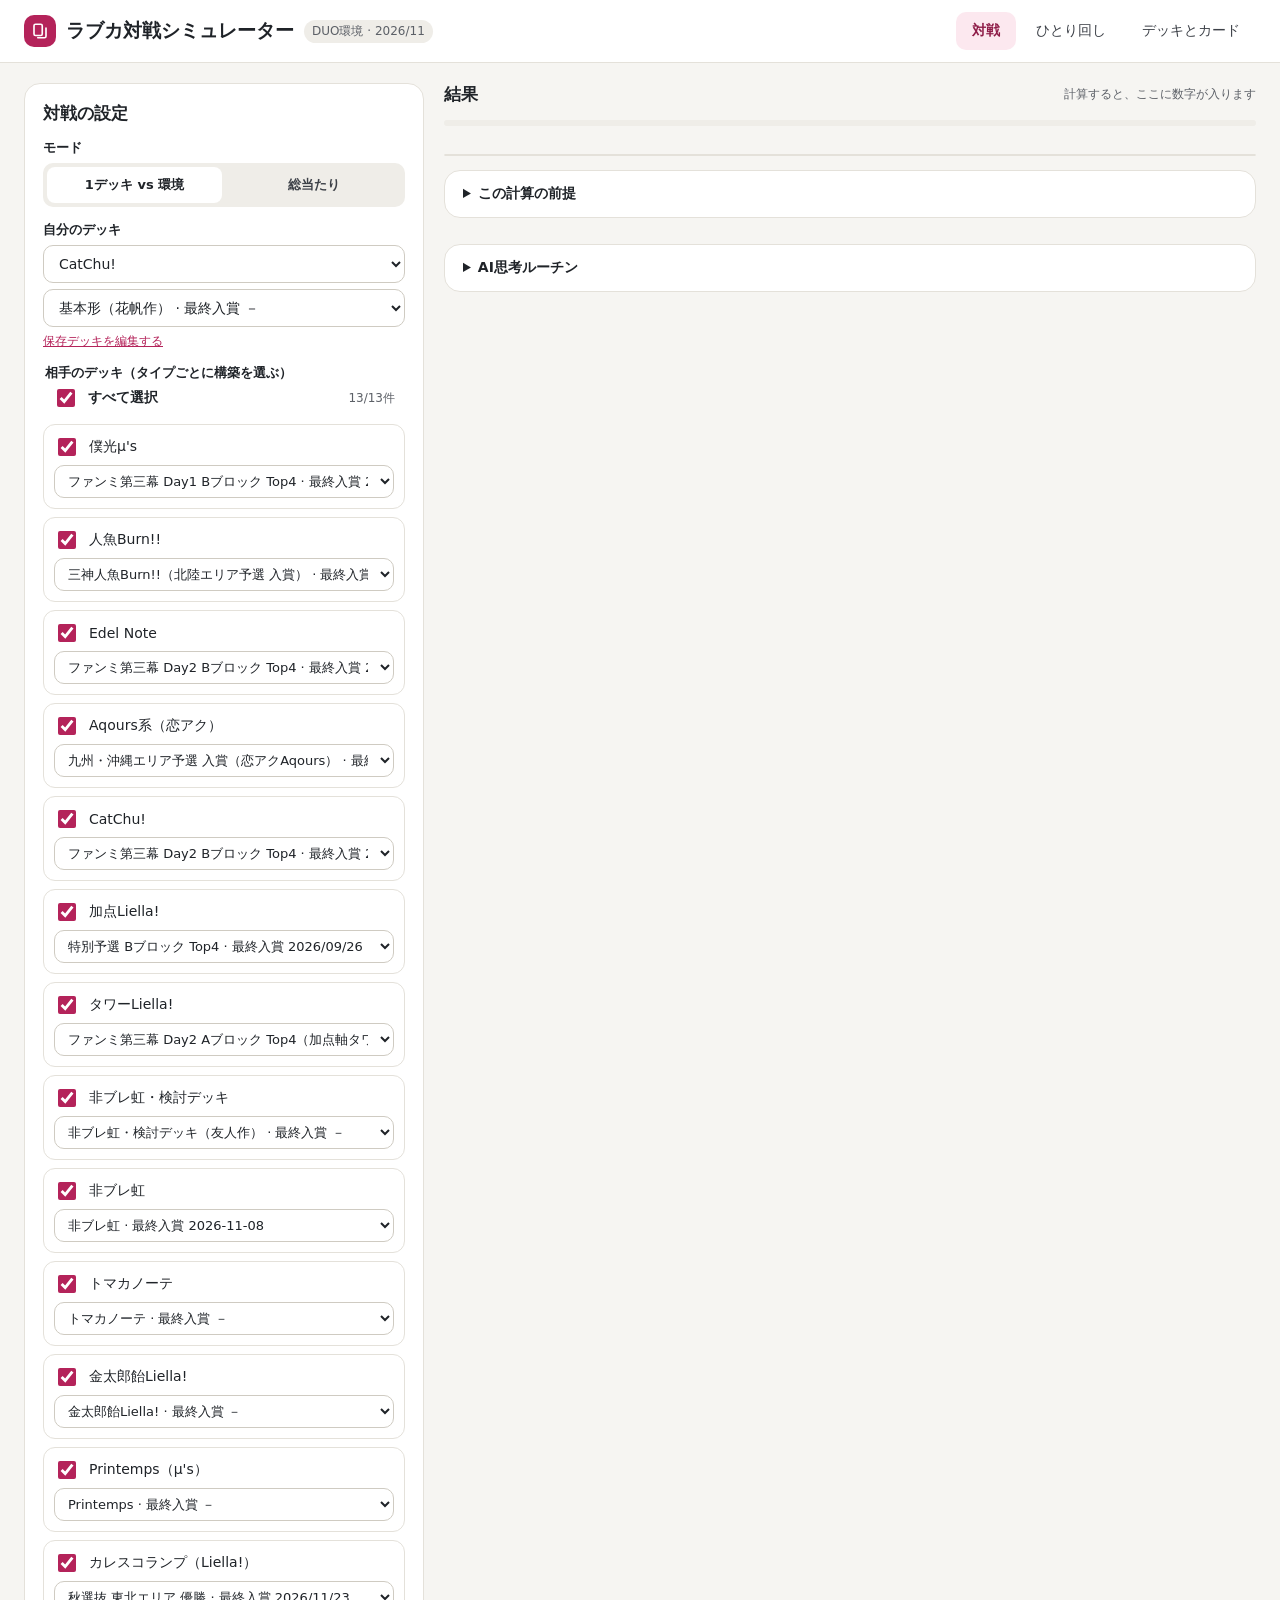
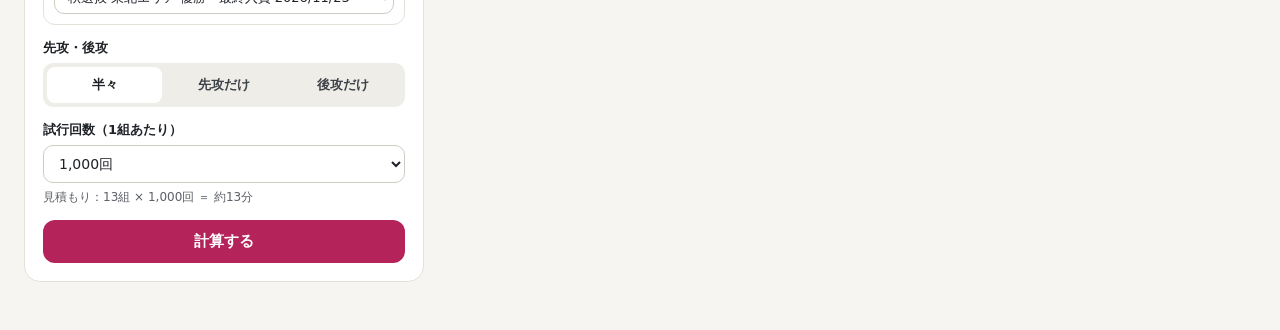
<file: match/index.html>
<!doctype html>
<html lang="ja">
<head>
<meta charset="utf-8">
<meta name="viewport" content="width=device-width, initial-scale=1">
<meta name="robots" content="noindex, nofollow">
<title>ラブカ対戦シミュレーター</title>
<link rel="stylesheet" href="./style.css">
</head>
<body>
<header class="top">
  <div class="top-in">
    <div class="brand">
      <span class="logo" aria-hidden="true"><svg width="18" height="18" viewBox="0 0 24 24" fill="none" stroke="#fff" stroke-width="2.2" stroke-linecap="round" stroke-linejoin="round"><rect x="4" y="3" width="11" height="15" rx="2"></rect><path d="M9 21h9a2 2 0 0 0 2-2V8"></path></svg></span>
      <span class="title">ラブカ対戦シミュレーター</span>
      <span class="pill">DUO環境 · 2026/11</span>
    </div>
    <nav aria-label="画面切り替え" class="tabs">
      <a href="#match" data-tab="match">対戦</a>
      <a href="#solo" data-tab="solo">ひとり回し</a>
      <a href="#decks" data-tab="decks">デッキとカード</a>
    </nav>
  </div>
</header>

<main id="app">
  <p class="loading" id="loading">カードデータを読み込んでいます…</p>

  <!-- ① 対戦 -->
  <section id="view-match" class="view" hidden>
    <div class="cols">
      <form class="panel side" id="matchForm" aria-labelledby="setH">
        <h2 id="setH">対戦の設定</h2>
        <div class="field">
          <span class="lbl">モード</span>
          <div class="seg" role="group" aria-label="モード">
            <button type="button" data-mode="env" class="on">1デッキ vs 環境</button>
            <button type="button" data-mode="rr">総当たり</button>
          </div>
        </div>
        <div class="field" id="myDeckField">
          <label for="myType" class="lbl">自分のデッキ</label>
          <select id="myType" aria-label="自分のデッキタイプ"></select>
          <select id="myBuild" aria-label="自分の構築"></select>
          <a href="#decks" class="small">保存デッキを編集する</a>
        </div>
        <fieldset class="field">
          <legend class="lbl" id="oppLegend">相手のデッキ（タイプごとに構築を選ぶ）</legend>
          <!-- すべて選択：一部だけ選ばれているときは中間の表示（－）。押すと全部選ぶ／全部選ばれていれば全部外す -->
          <label class="opp-all"><input type="checkbox" id="oppAll" aria-controls="oppList"><span>すべて選択</span><span class="opp-count" id="oppCount"></span></label>
          <div id="oppList" class="opp-list"></div>
        </fieldset>
        <div class="field">
          <span class="lbl">先攻・後攻</span>
          <div class="seg three" role="group" aria-label="先攻・後攻">
            <button type="button" data-first="half" class="on">半々</button>
            <button type="button" data-first="first">先攻だけ</button>
            <button type="button" data-first="second">後攻だけ</button>
          </div>
        </div>
        <div class="field">
          <label for="nGames" class="lbl">試行回数（1組あたり）</label>
          <select id="nGames">
            <option value="200">200回（速い）</option>
            <option value="1000" selected>1,000回</option>
            <option value="3000">3,000回（時間がかかる）</option>
          </select>
          <p class="hint" id="estimate"></p>
        </div>
        <button type="submit" class="primary" id="runMatch">計算する</button>
      </form>

      <section class="main" aria-labelledby="resH">
        <div class="head-row">
          <h2 id="resH">結果</h2>
          <span class="hint" id="matchMsg" role="status">計算すると、ここに数字が入ります</span>
        </div>
        <div class="progress" aria-hidden="true"><div id="matchBar"></div></div>
        <div class="tiles" id="tiles"></div>
        <div class="card-box scroll" id="resultBox"></div>
        <div id="traceBox" class="log-box" hidden></div>
        <details class="card-box pad">
          <summary>この計算の前提</summary>
          <ul class="notes">
            <li>お互いのデッキを実際のレシピで回し、総合ルール ver.1.06 に沿って対戦させます。12ターンまで回します。引き分けや12ターンで決着しなかった試合はほとんど起きないので表には出さず、勝率では「勝ち以外」として数えます。</li>
            <li>効果が組み込まれていないカードは、コスト・ハート・ブレードなどの数値だけで動きます。組み込み状況は「デッキとカード」で確認できます。</li>
            <li>プレイの判断は標準の方針（ステージが一番強くなる出し方、成功しそうなライブの組み合わせを選ぶ）と、デッキごとの方針で決めています。</li>
          </ul>
        </details>
        <details class="card-box pad ai-routine">
          <summary>AI思考ルーチン</summary>
          <div class="plan">
            <h3>マリガン</h3>
            <ul>
              <li>デッキに「残すカードの優先リスト」（mulliganOpt.keep）があれば、上から順に合うカードを決めた枚数まで残し、ほかは戻す。</li>
              <li>リストが無いデッキは、コスト4以下のメンバーと、必要ハートの少ないライブ1枚を残す。</li>
            </ul>
            <h3>メインフェイズ</h3>
            <ol>
              <li><b>手順（script）</b>：そのターンの手順が書いてあれば、まず書いた順にカードを出す・起動能力を使う。出せない手順は飛ばす。</li>
              <li><b>起動能力を先に使う検討</b>：「使うとメンバーがウェイトになる」起動能力（restPlan を持つもの）を1つか2つ使ったことにして盤面を組み直し、評価値がはっきり上がるなら先に使う（例：ウェイトのμ'sからのバトンタッチはコストが多く減る）。</li>
              <li><b>起動能力</b>：カードごとの判断（使ってよい条件）を満たす起動能力を使う。</li>
              <li><b>出すカード</b>：手札のメンバーを最大3回まで出す組み合わせ（バトンタッチ・2人とのバトンタッチ・空いたエリア）を全部試し、評価値の高い上位から次の点数で選ぶ。1枚出すごとに組み直す（登場時の効果で手札が変わるため）。
                <ul>
                  <li>その盤面で置けるライブの「成功の見込み×点数」（エールを何回か試して見積もる）</li>
                  <li>盤面のメンバーの強さ（ハートの数＋ブレードの数）</li>
                  <li>そのターンの目標の盤面（turnPlan）にどれだけ近いか</li>
                  <li>登場時の効果の価値（ライブ回収・エネルギーなど）、次のターンに大型をバトンタッチで出せるか（setupWeight）</li>
                  <li>使うカードが少ない方、エネルギーが残る方を少し高く。下にカードがあるメンバーを入れ替えると低く</li>
                </ul>
              </li>
              <li><b>最後</b>：もう出すカードが無いときに使う起動能力（ブレードを得る、ライブを拾う、など）を使う。</li>
            </ol>
            <h3>ライブの置き方（対戦）</h3>
            <ul>
              <li>相手のデッキを先にひとり回し（120回）して、「相手がそのターンに何点で成功しそうか」の見込みを作っておく。後攻なら、先攻が伏せた枚数も見る。</li>
              <li>手札のライブの組み合わせ（3枚まで）ごとに成功の見込みと点数を出し、「自分がライブ勝負に勝つ確率−相手が勝つ確率」が一番高いものを置く。そのターンの目標のライブ（turnPlan）なら少し高く、後のターンに取っておくライブを使うなら少し低く見る。</li>
              <li>置かない方が得なら置かない（しゃがむ）。</li>
              <li>手札交換：空いた枠にいらないメンバーを伏せて、同じ枚数を引き直す（fill）。探すカード（digFor）が手札に無いターンは、多めに伏せて探す。ライブカードは伏せない。</li>
            </ul>
            <h3>カードの効果の判断</h3>
            <ul>
              <li>「〜してもよい」の効果を使うか、何を選ぶか（捨てる・拾うカードなど）は、カードごとに書いた判断で決める。手札の価値の低いカードから捨て、目標の盤面・ライブに要るカードは残す。</li>
              <li>メンバーの【ライブ開始時】能力を止めるライブ（Butterfly Wing）を置く組み合わせは、止まる効果（15マルガレーテの「エール8枚減る」など）が無いものとして成功の見込みを出す。</li>
            </ul>
          </div>
        </details>
      </section>
    </div>
  </section>

  <!-- ② ひとり回し -->
  <section id="view-solo" class="view" hidden>
    <form class="panel row-form" id="soloForm">
      <div class="field grow">
        <label for="soloType" class="lbl">回すデッキ（タイプと構築）</label>
        <div class="two">
          <select id="soloType" aria-label="デッキタイプ"></select>
          <select id="soloBuild" aria-label="構築"></select>
        </div>
      </div>
      <div class="field">
        <label for="soloN" class="lbl">試行回数</label>
        <select id="soloN"><option value="500">500回</option><option value="2000" selected>2,000回</option></select>
      </div>
      <button type="submit" class="primary">ひとり回しする</button>
      <button type="button" class="ghost" id="soloTrace">1ゲームのログを見る</button>
    </form>
    <div class="cols">
      <section class="panel main" aria-labelledby="calH">
        <h2 id="calH">打点チェック</h2>
        <p class="hint">目標は、デッキファイルに書いた「このデッキが出せるはずの点数」です。シミュレーターがそこに届かないときは、効果の組み込みか判断の方針を見直します。相手はライブをしない設定で、毎ターンの点数だけを見ます。ライブは「成功の見込みが50%以上の中で一番点数の高い組み合わせ」を置きます。</p>
        <div class="progress" aria-hidden="true"><div id="soloBar"></div></div>
        <div class="scroll" id="soloTable"></div>
        <p class="hint" id="soloPlan"></p>
        <details class="ai-routine report">
          <summary>AI思考ルーチン</summary>
          <div class="plan">
            <ul>
              <li>相手はライブをしない「かかし」。自分は先攻として毎ターン回し、成功ライブは2枚までにして6ターン続ける（3枚目で勝ちにならないように）。</li>
              <li><b>ライブの置き方</b>：手札のライブの組み合わせ（3枚まで）のうち、成功の見込みが50%以上の中で一番点数の高いものを置く（同じ点数なら見込みの高い方）。50%以上が無ければ置かない。</li>
              <li><b>それ以外</b>（マリガン・メインフェイズ・手札交換・カードの効果の判断）は対戦と同じ。くわしくは「対戦」ページの「AI思考ルーチン」。</li>
              <li>対戦で使う「相手が何点で成功しそうか」の見込みは、この打点チェックとは別に、デッキの点数の進行（pace）に合わせた選び方でひとり回しして作る。</li>
            </ul>
          </div>
        </details>
      </section>
      <section class="log-box dark side" aria-labelledby="logH">
        <h2 id="logH">1ゲームのログ</h2>
        <p class="hint light">ターンごとに、登場・効果・エール・判定の順で流れを表示します。</p>
        <ol id="soloLog" class="log"></ol>
      </section>
    </div>
  </section>

  <!-- ③ デッキとカード -->
  <section id="view-decks" class="view" hidden>
    <div class="cols">
      <section class="panel side" aria-labelledby="dlH">
        <div class="head-row">
          <h2 id="dlH">保存デッキ</h2>
          <button type="button" class="primary small-btn" id="newDeck">＋ 新しく作る</button>
        </div>
        <div class="store-row">
          <span>保存先：<span id="storeLabel"></span></span>
          <button type="button" class="ghost small-btn" id="exportBtn">書き出す</button>
          <button type="button" class="ghost small-btn" id="importBtn">取り込む</button>
        </div>
        <div id="deckList" class="deck-list"></div>
      </section>
      <section class="main" aria-labelledby="edH">
        <form class="panel" id="deckForm">
          <div class="head-row">
            <h2 id="edH">デッキの編集</h2>
            <div class="btns">
              <button type="submit" class="primary small-btn" id="saveDeck">保存</button>
              <button type="button" class="ghost small-btn" id="saveAs">別名で保存</button>
              <button type="button" class="danger small-btn" id="delDeck">削除</button>
            </div>
          </div>
          <p class="hint" id="editMsg" role="status"></p>
          <div class="grid2">
            <label class="field">デッキタイプ<input id="fType" list="typeList" required><datalist id="typeList"></datalist></label>
            <label class="field">構築名<input id="fName" required></label>
            <label class="field">最終入賞日（入賞なしは「－」）<input id="fDate" placeholder="2026/11/08 または －"></label>
            <label class="field">出典（URL）<input id="fSrc" placeholder="公式サイト・note・Xのリンク"></label>
          </div>
          <label class="field">レシピ（1行に カード番号 と 枚数）<textarea id="fList" rows="8" spellcheck="false"></textarea></label>
          <div class="tiles three" id="deckCheck"></div>
          <div id="planBox" class="plan"></div>
        </form>
        <div class="card-box scroll" id="cardTable"></div>
        <details class="panel report ai-routine">
          <summary>AI思考ルーチン（デッキファイルに書く方針）</summary>
          <div class="plan">
            <p>組み込みデッキは、デッキファイルの strategy に書いた方針でAIの判断を変えている。書いていない項目は標準の判断（「対戦」ページの「AI思考ルーチン」）。</p>
            <dl>
              <dt>mulliganOpt.keep</dt><dd>マリガンで残すカードの優先リスト（上から順に、決めた枚数まで）。</dd>
              <dt>turnPlan</dt><dd>ターンごとの目標の盤面（コストやカード番号）と、置きたいライブの組み合わせ。盤面の候補選びとライブの置き方で高く見る。</dd>
              <dt>script</dt><dd>そのターンの最初に、書いた順に出すカード・使う起動能力。出せないものは飛ばしてAIの判断に戻る。</dd>
              <dt>lock</dt><dd>決めたターンの間、そのメンバーにはバトンタッチしない。</dd>
              <dt>prefer</dt><dd>手札に残すカード（hold）、伏せたり捨てたりしないライブ（keepLive・wantLives）、毎回使うランプ（rampTurns）など。</dd>
              <dt>liveOpt</dt><dd>点数の進行（pace）、置く最低の見込み（minP）、手札交換（fill）と探すカード（digFor）など。</dd>
              <dt>mainOpt</dt><dd>盤面の評価の重み（目標の盤面・次のターンの準備・カードを使う数など）。</dd>
            </dl>
            <p>カードの効果は「対応済み（番号）」がカードごとに書いた効果と判断、「対応済み（文章）」がカードの文章から読み取った効果、「未実装」は数値（コスト・ハート・ブレード）だけで動く。</p>
          </div>
        </details>
        <details class="panel report" id="cardReport">
          <summary>カードデータの状況（新カード・効果の対応）</summary>
          <div id="reportBody" class="plan"></div>
        </details>
      </section>
    </div>
    <dialog id="xfer">
      <form method="dialog" class="dlg">
        <h2 id="xferTitle">書き出し</h2>
        <p class="hint" id="xferHint"></p>
        <textarea id="xferText" rows="12" spellcheck="false" aria-labelledby="xferTitle"></textarea>
        <div class="btns">
          <button type="button" class="primary small-btn" id="xferDo">取り込む</button>
          <button value="close" class="ghost small-btn">閉じる</button>
        </div>
      </form>
    </dialog>
  </section>
</main>
<script type="module" src="./app.js"></script>
</body>
</html>
</file>
<file: match/style.css>
/* ラブカ対戦シミュレーター：見た目 */
:root {
  --bg: #F6F5F2; --panel: #FFFFFF; --line: #E4E1DA; --line2: #EFEDE8; --ink: #1F2328; --sub: #5C6067; --ink2: #3D4148;
  --accent: #B4235A; --accent-dark: #8E1B47; --accent-soft: #FCE8EF; --ok: #235C43; --ok-soft: #E8F1EC;
  --warn-soft: #FFF4DE; --warn: #7A4B00;
  font-family: 'Noto Sans JP', 'Hiragino Sans', 'Yu Gothic UI', system-ui, sans-serif;
}
* { box-sizing: border-box; }
body { margin: 0; background: var(--bg); color: var(--ink); }
a { color: var(--accent); } a:hover { color: var(--accent-dark); }
[hidden] { display: none !important; }
h2 { margin: 0; font-size: 17px; }
.top { background: var(--panel); border-bottom: 1px solid var(--line); }
.top-in { max-width: 1280px; margin: 0 auto; padding: 12px 24px; display: flex; flex-wrap: wrap; align-items: center; gap: 16px; }
.brand { display: flex; align-items: center; gap: 10px; flex-grow: 1; }
.logo { width: 32px; height: 32px; border-radius: 10px; background: var(--accent); display: flex; align-items: center; justify-content: center; }
.title { font-weight: 800; font-size: 19px; }
.pill { font-size: 12px; color: var(--sub); background: var(--line2); padding: 3px 8px; border-radius: 999px; }
.tabs { display: flex; gap: 4px; flex-wrap: wrap; }
.tabs a { text-decoration: none; padding: 10px 16px; border-radius: 10px; color: var(--ink2); font-size: 14px; }
.tabs a.on { background: var(--accent-soft); color: var(--accent-dark); font-weight: 700; }
main { max-width: 1280px; margin: 0 auto; padding: 20px 24px 48px; }
.loading { color: var(--sub); }
.view { display: flex; flex-direction: column; gap: 18px; }
.cols { display: flex; flex-wrap: wrap; gap: 20px; align-items: flex-start; }
.side { flex: 1 1 320px; max-width: 400px; }
.main { flex: 999 1 560px; min-width: 0; display: flex; flex-direction: column; gap: 14px; }
.panel { background: var(--panel); border: 1px solid var(--line); border-radius: 16px; padding: 18px; display: flex; flex-direction: column; gap: 14px; }
.card-box { background: var(--panel); border: 1px solid var(--line); border-radius: 16px; }
.card-box.pad { padding: 14px 18px; }
.scroll { overflow-x: auto; }
.field { display: flex; flex-direction: column; gap: 6px; font-size: 13px; font-weight: 700; border: 0; margin: 0; padding: 0; min-width: 0; }
.field.grow { flex: 2 1 380px; }
.lbl { font-size: 13px; font-weight: 700; }
select, input, textarea { font: inherit; font-size: 14px; font-weight: 400; padding: 9px 11px; border: 1px solid #CFCBC2; border-radius: 10px; background: #fff; color: var(--ink); min-width: 0; }
textarea { font-family: ui-monospace, 'JetBrains Mono', Menlo, monospace; font-size: 13px; resize: vertical; }
.two { display: flex; gap: 8px; flex-wrap: wrap; } .two select { flex: 1 1 180px; }
.grid2 { display: grid; grid-template-columns: repeat(2, minmax(0, 1fr)); gap: 12px; }
@media (max-width: 640px) { .grid2 { grid-template-columns: 1fr; } }
.row-form { flex-direction: row; flex-wrap: wrap; align-items: flex-end; }
button { font: inherit; cursor: pointer; }
.primary { border: 0; border-radius: 12px; padding: 12px 18px; background: var(--accent); color: #fff; font-weight: 700; font-size: 15px; }
.primary:disabled { opacity: .5; cursor: default; }
.ghost { border: 1px solid #CFCBC2; border-radius: 12px; padding: 11px 16px; background: #fff; color: var(--ink); font-size: 14px; }
.danger { border: 1px solid #E8B4C5; border-radius: 12px; padding: 11px 16px; background: #fff; color: var(--accent-dark); font-size: 14px; }
.small-btn { padding: 8px 12px; font-size: 13px; border-radius: 10px; }
.small { font-size: 12px; font-weight: 400; }
.seg { display: grid; grid-template-columns: repeat(2, minmax(0, 1fr)); gap: 4px; background: var(--line2); padding: 4px; border-radius: 10px; }
.seg.three { grid-template-columns: repeat(3, minmax(0, 1fr)); }
.seg button { border: 0; border-radius: 8px; padding: 9px; background: transparent; font-size: 13px; color: var(--ink2); }
.seg button.on { background: #fff; font-weight: 700; color: var(--ink); }
.opp-list { display: flex; flex-direction: column; gap: 8px; }
.opp { display: flex; flex-direction: column; gap: 6px; padding: 10px; border: 1px solid var(--line); border-radius: 12px; }
.opp label { display: flex; align-items: center; gap: 10px; font-size: 14px; font-weight: 500; }
.opp input[type=checkbox] { width: 18px; height: 18px; accent-color: var(--accent); }
.opp select { font-size: 13px; padding: 7px 9px; }
.opp-all { display: flex; align-items: center; gap: 10px; padding: 4px 10px 8px; font-size: 14px; font-weight: 600; }
.opp-all input[type=checkbox] { width: 18px; height: 18px; accent-color: var(--accent); }
.opp-count { margin-left: auto; font-size: 12px; font-weight: 400; color: var(--sub); }
.hint { margin: 0; font-size: 12px; color: var(--sub); font-weight: 400; }
.hint.light { color: #B8BCC4; }
.head-row { display: flex; align-items: center; justify-content: space-between; gap: 10px; flex-wrap: wrap; }
.btns { display: flex; gap: 8px; flex-wrap: wrap; }
.progress { height: 6px; background: var(--line2); border-radius: 999px; overflow: hidden; }
.progress div { height: 6px; width: 0; background: var(--accent); transition: width .2s; }
.tiles { display: grid; grid-template-columns: repeat(4, minmax(0, 1fr)); gap: 12px; }
.tiles.three { grid-template-columns: repeat(3, minmax(0, 1fr)); }
@media (max-width: 640px) { .tiles, .tiles.three { grid-template-columns: repeat(2, minmax(0, 1fr)); } }
.tile { background: var(--panel); border: 1px solid var(--line); border-radius: 14px; padding: 14px; display: flex; flex-direction: column; gap: 4px; }
.tile .k { font-size: 12px; color: var(--sub); }
.tile .v { font-size: 26px; font-weight: 700; }
.tile .v.acc { color: var(--accent-dark); }
.tile.soft { background: #FAF9F6; border: 0; }
table { width: 100%; border-collapse: collapse; font-size: 14px; }
th, td { padding: 10px 12px; text-align: left; border-top: 1px solid var(--line2); vertical-align: middle; }
thead th { background: #FAF9F6; border-top: 0; color: var(--ink2); font-weight: 700; white-space: nowrap; }
td.n, th.n { text-align: right; font-variant-numeric: tabular-nums; white-space: nowrap; }
.sub { display: block; font-size: 12px; color: var(--sub); font-weight: 400; }
.mono { font-family: ui-monospace, Menlo, monospace; font-size: 11px; color: var(--sub); }
.bar { display: flex; align-items: center; gap: 10px; min-width: 180px; }
.bar .track { flex-grow: 1; height: 10px; background: var(--line2); border-radius: 999px; overflow: hidden; }
.bar .fill { height: 10px; background: var(--accent); }
.bar span { width: 48px; text-align: right; font-variant-numeric: tabular-nums; }
.chip { display: inline-block; font-size: 12px; padding: 3px 10px; border-radius: 999px; background: var(--line2); color: var(--ink2); white-space: nowrap; }
.chip.done { background: var(--ok-soft); color: var(--ok); }
.chip.todo { background: var(--warn-soft); color: var(--warn); }
.chip.acc { background: var(--accent-soft); color: var(--accent-dark); font-weight: 700; }
.linkbtn { border: 0; background: none; color: var(--accent); text-decoration: underline; padding: 0; font-size: 13px; }
.log-box { background: #1F2328; color: #F2F1EE; border-radius: 16px; padding: 18px; display: flex; flex-direction: column; gap: 10px; }
.log-box h2 { color: #F2F1EE; }
.log { margin: 0; padding: 0; list-style: none; display: flex; flex-direction: column; gap: 6px; max-height: 640px; overflow-y: auto; }
.log li { display: flex; gap: 10px; font-size: 13px; line-height: 1.6; color: #D9DBDF; }
.log .tag { flex: 0 0 auto; font-size: 11px; font-weight: 700; padding: 1px 8px; border-radius: 6px; background: #3A3F47; color: #F2F1EE; height: 20px; }
.log .tag.p1 { background: #7A2346; } .log .tag.p2 { background: #24507A; }
.log details summary { cursor: pointer; color: #C9CDD3; font-size: 12px; }
.log ol.cands { margin: 4px 0 0; padding-left: 16px; list-style: none; display: flex; flex-direction: column; gap: 4px; }
.log ol.cands > li { display: block; font-size: 12px; color: #9AA0A8; }
.log ul.items { margin: 2px 0 0; padding-left: 18px; list-style: disc; display: block; }
.log ul.items li { display: list-item; font-size: 13px; line-height: 1.6; color: inherit; }
.log .k-efh .msg { color: #F5C26B; }
.log .k-efr .msg { color: #9FD8B5; }
.log .k-board .msg { color: #FFFFFF; font-weight: 700; }
.log .k-cand .msg, .log .k-est .msg { color: #9AA0A8; font-size: 12px; }
.notes { margin: 10px 0 0; padding-left: 20px; font-size: 13px; color: var(--ink2); line-height: 1.8; }
summary { font-size: 14px; font-weight: 700; cursor: pointer; }
.store-row { display: flex; align-items: center; gap: 8px; font-size: 12px; color: var(--ink2); background: #FAF9F6; border-radius: 10px; padding: 8px 10px; }
.store-row > span { flex-grow: 1; }
.deck-list { display: flex; flex-direction: column; gap: 12px; }
.deck-group { display: flex; flex-direction: column; gap: 6px; }
.deck-group h3 { margin: 0; font-size: 12px; color: var(--sub); }
.deck-item { text-align: left; border: 1px solid var(--line); background: #fff; border-radius: 12px; padding: 10px 12px; display: flex; flex-direction: column; gap: 4px; }
.deck-item.sel { border-color: var(--accent); background: #FFF6F9; }
.deck-item .nm { font-size: 14px; font-weight: 700; display: flex; gap: 8px; align-items: center; justify-content: space-between; }
.plan { font-size: 13px; color: var(--ink2); line-height: 1.7; }
.plan dt { font-weight: 700; } .plan dd { margin: 0 0 6px; }
dialog { border: 0; border-radius: 16px; padding: 0; width: min(640px, 92vw); }
.dlg { padding: 20px; display: flex; flex-direction: column; gap: 12px; }
.matrix td.n { text-align: center; }
.cell { display: inline-block; min-width: 54px; padding: 4px 6px; border-radius: 8px; }
.sr { position: absolute; width: 1px; height: 1px; overflow: hidden; clip: rect(0 0 0 0); white-space: nowrap; }
.mono { display: block; }
.store-row button, .btns button, .head-row button { white-space: nowrap; }

.report { margin-top: 12px; }
.report summary { cursor: pointer; font-weight: 700; font-size: 14px; }
.report ul { margin: 6px 0 0; padding-left: 1.2em; }

/* AI思考ルーチン（ふだんは閉じておく説明） */
.ai-routine { margin-top: 12px; }
.ai-routine h3 { margin: 12px 0 4px; font-size: 13px; color: var(--ink); }
.ai-routine ul, .ai-routine ol { margin: 4px 0 0; padding-left: 1.4em; }
.ai-routine li { margin: 2px 0; }
</file>
